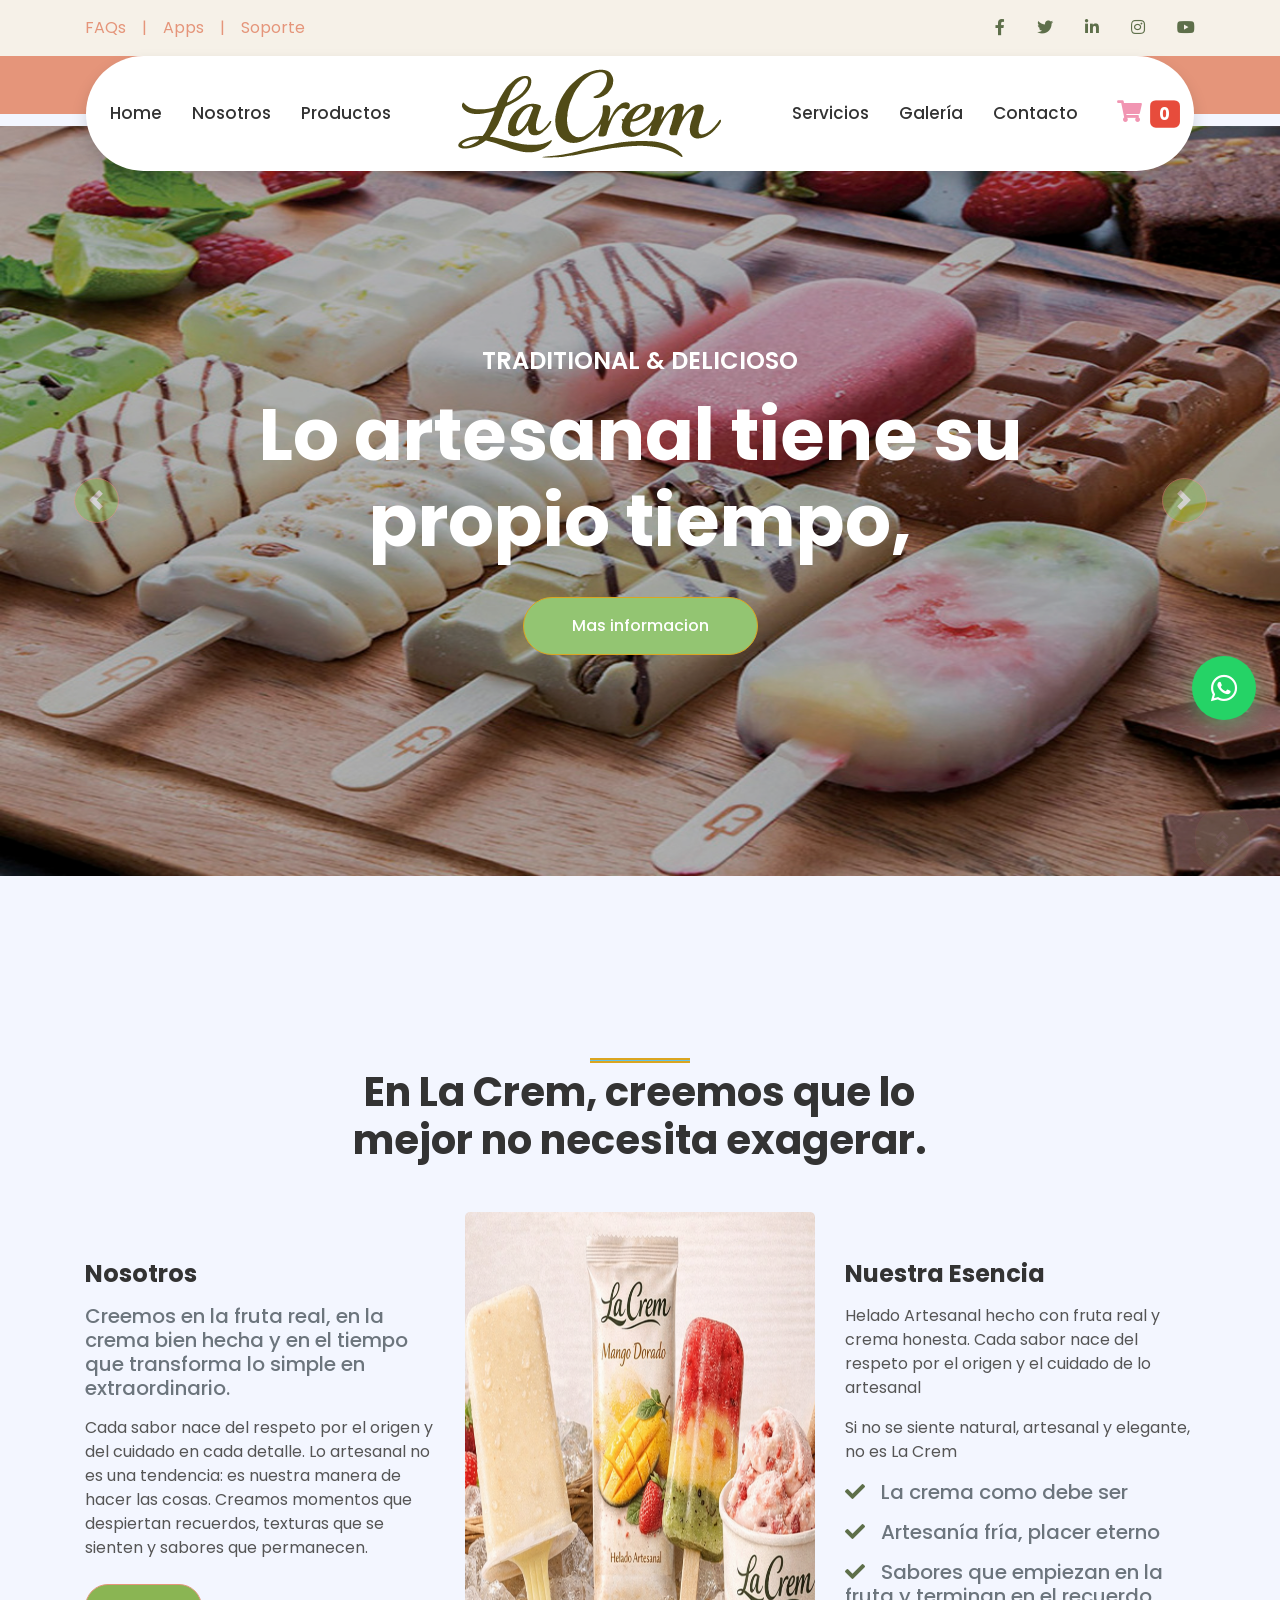
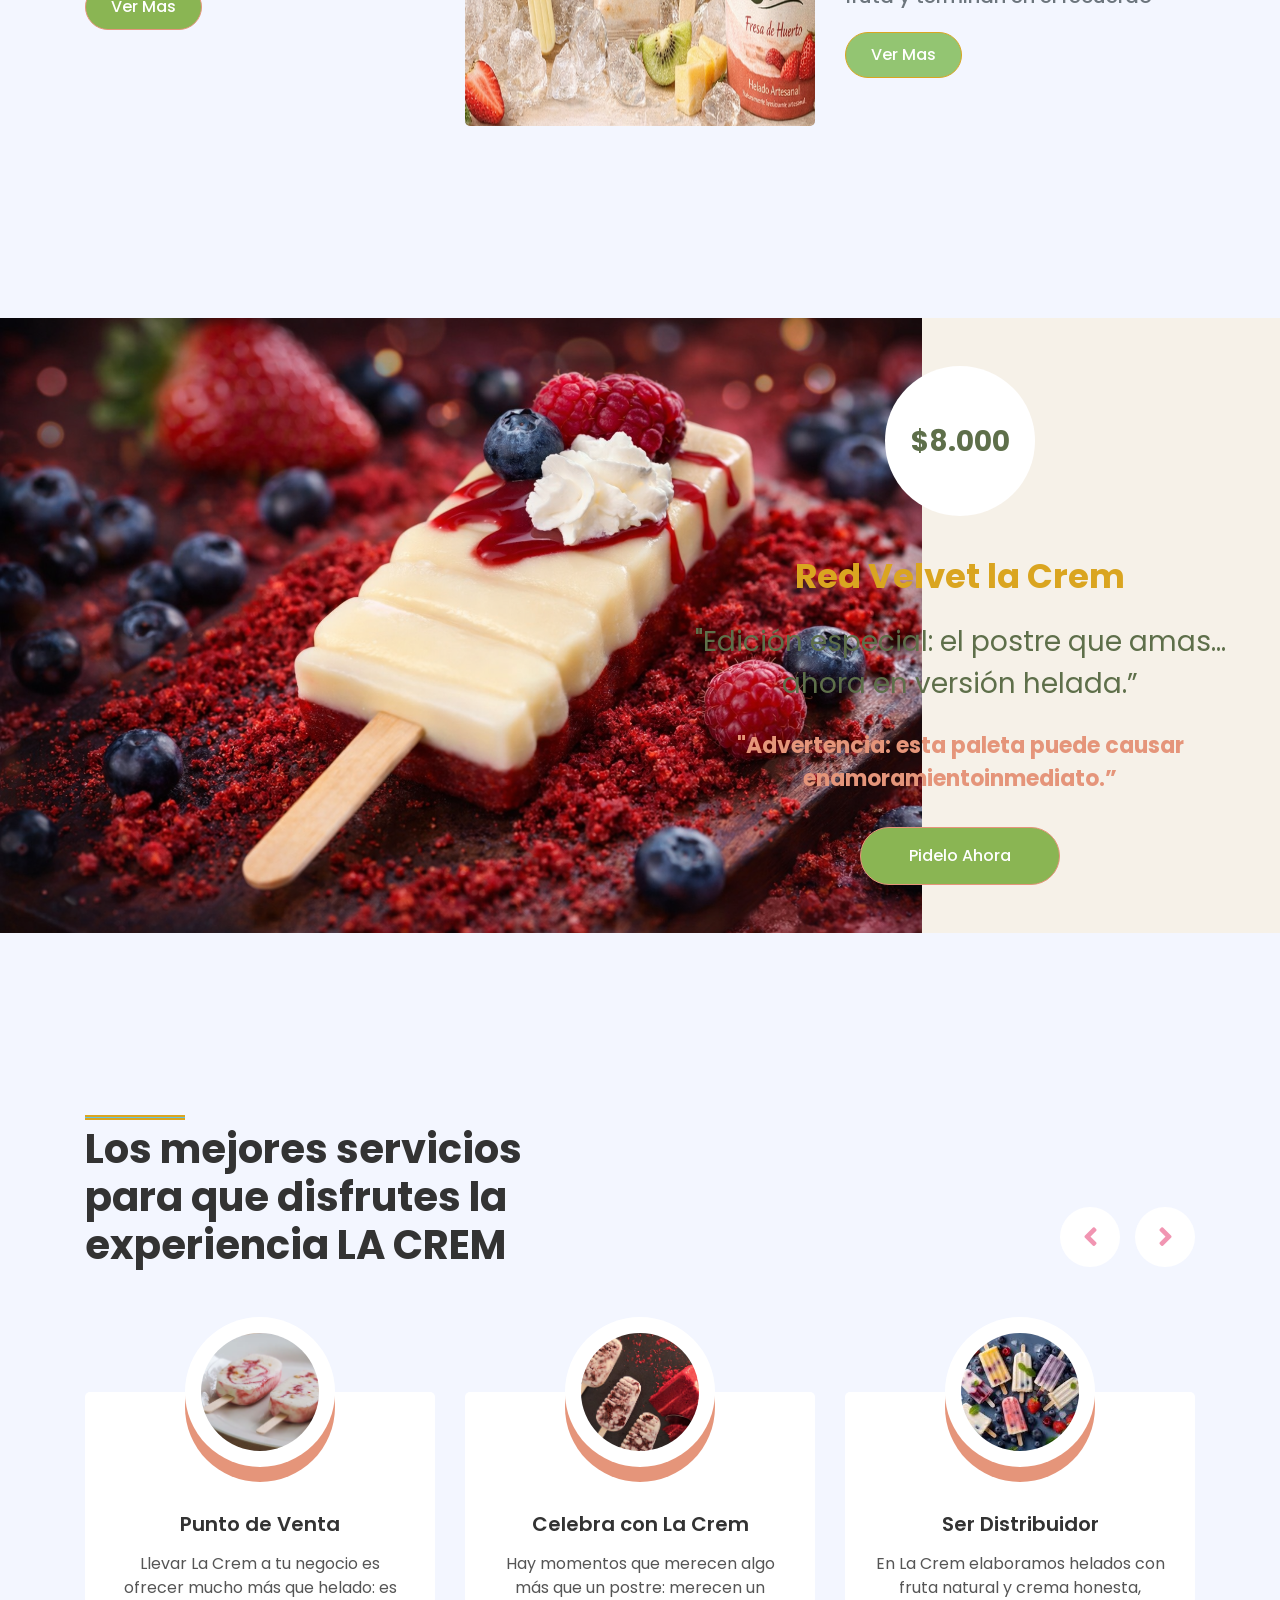
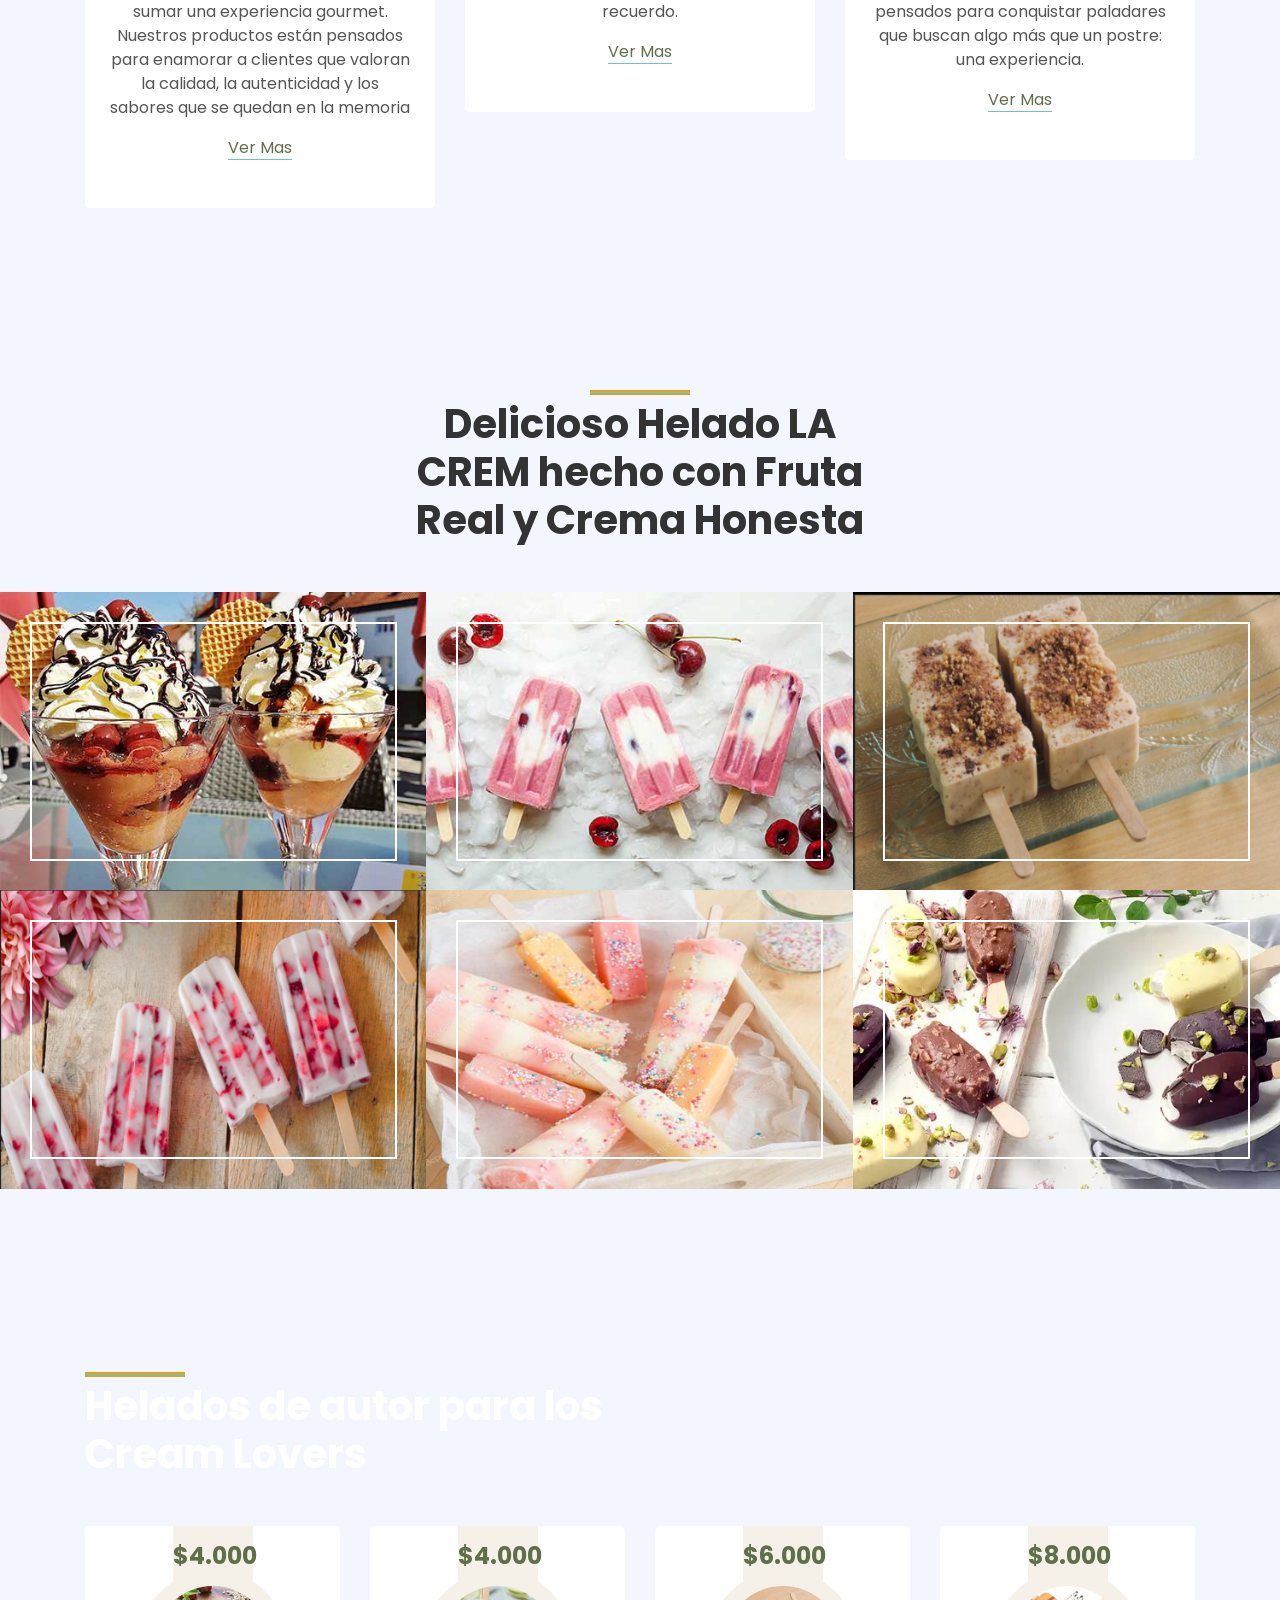
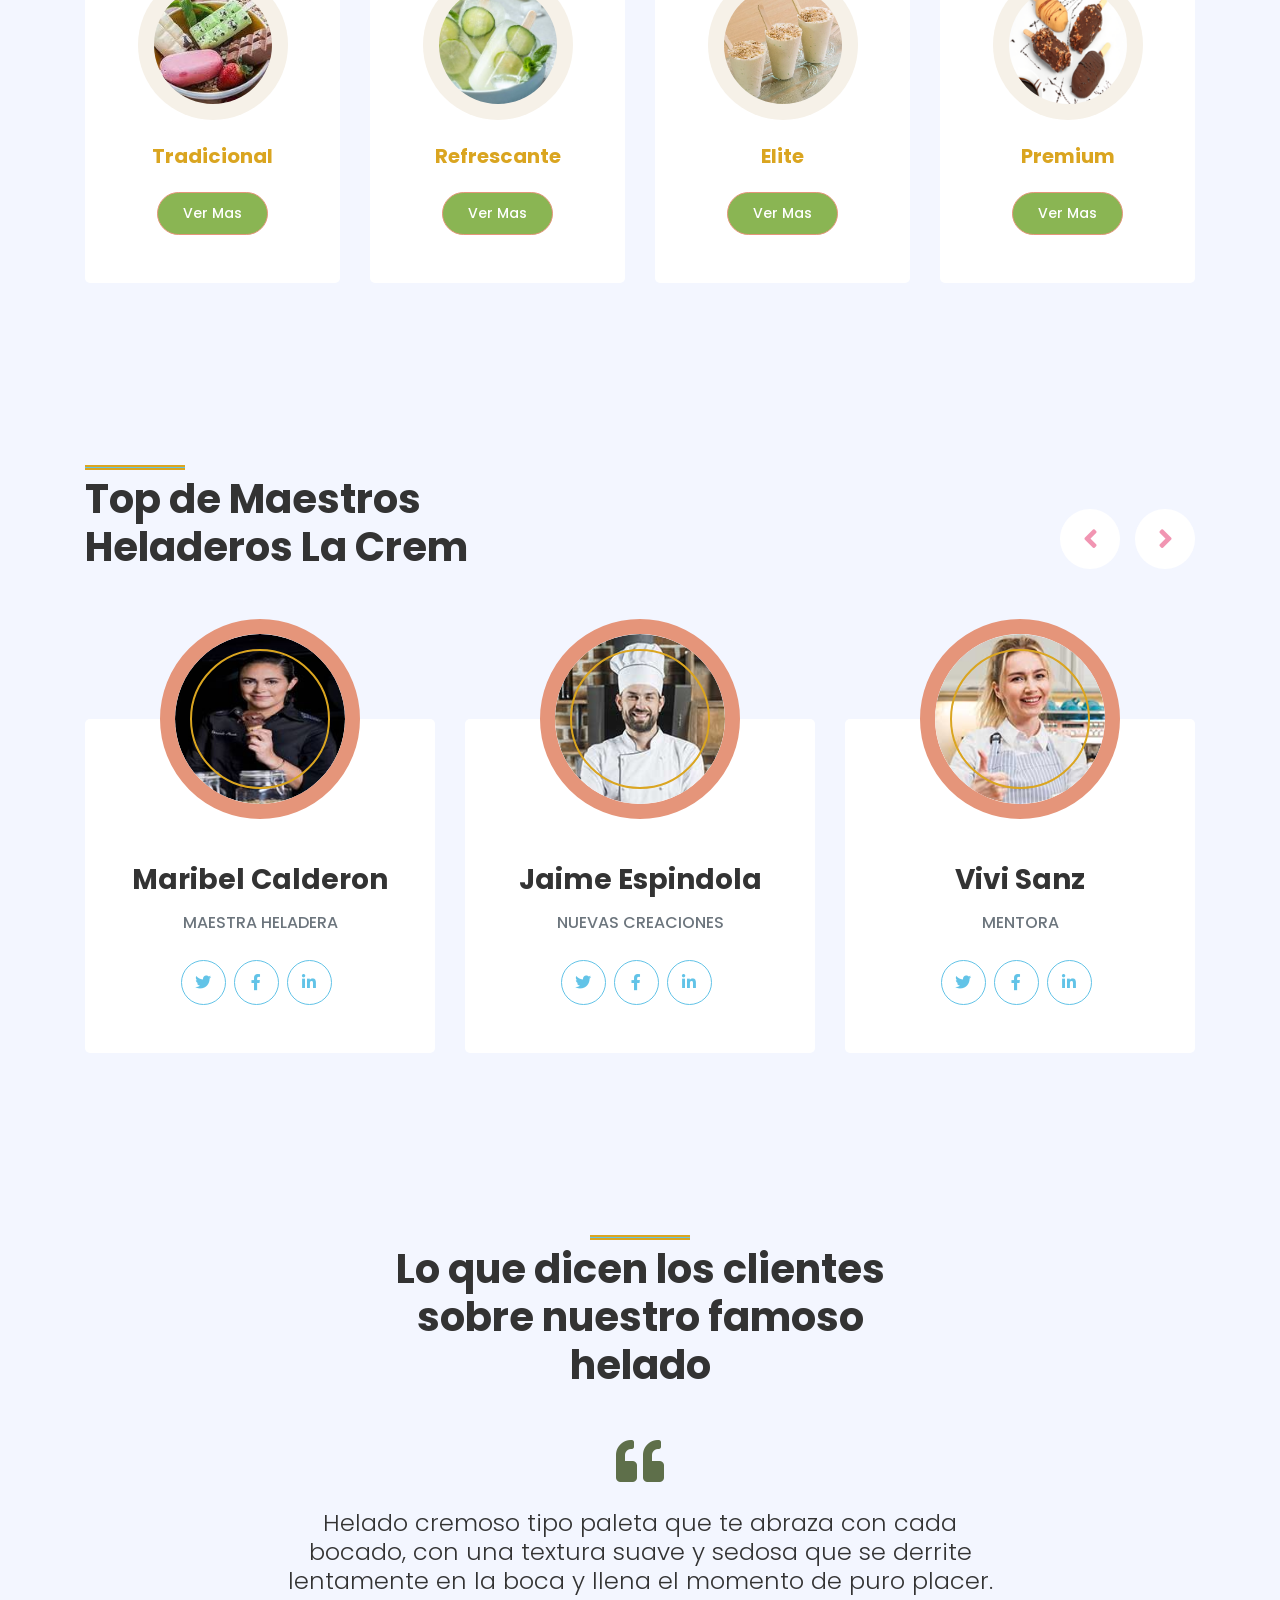
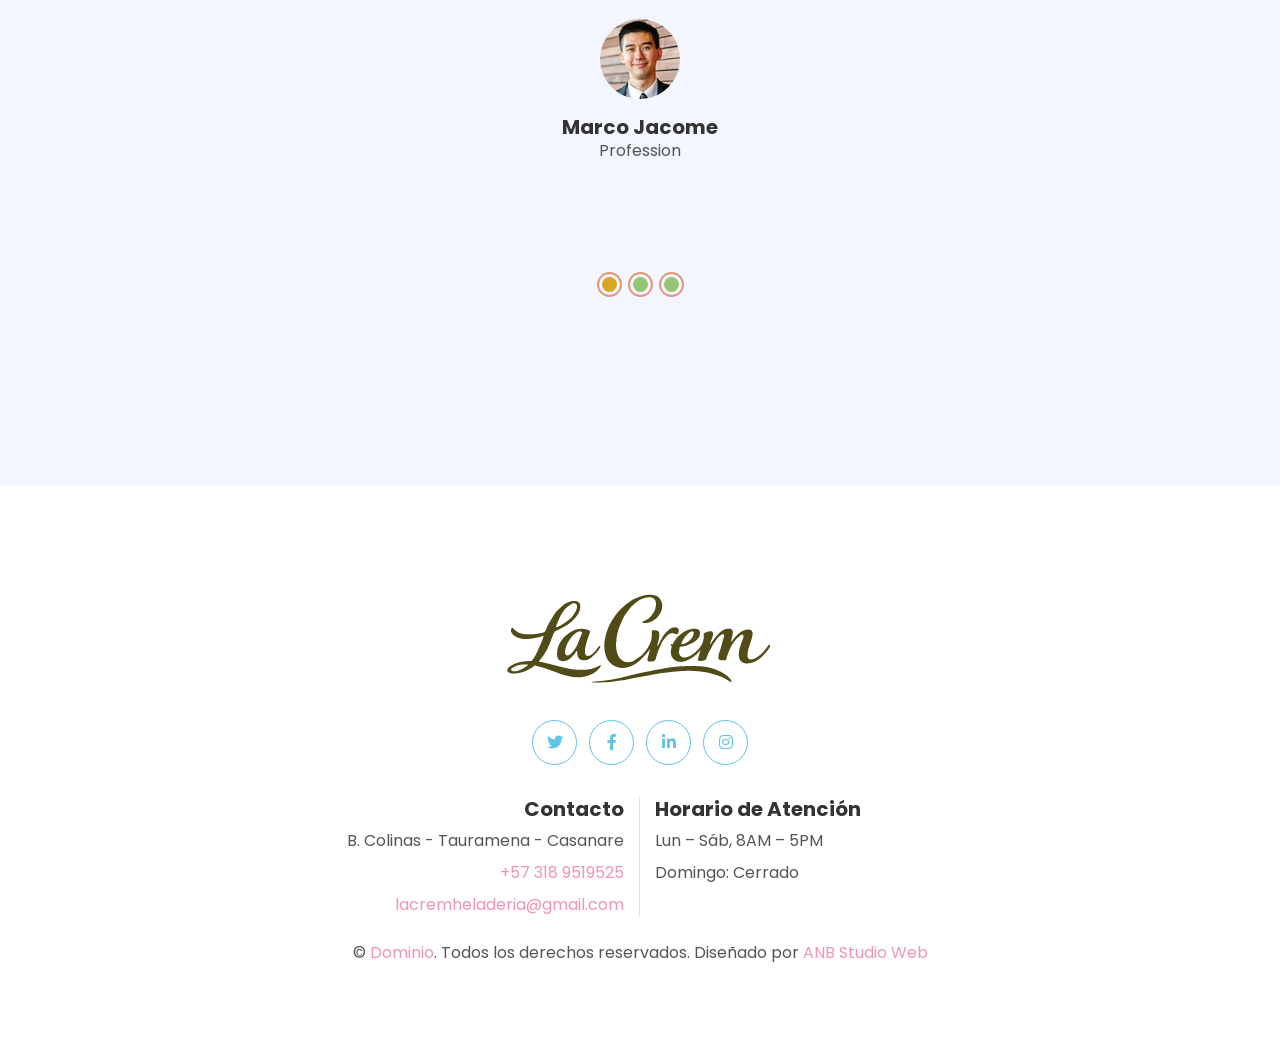
<file: index.html>
<!DOCTYPE html>
<html lang="en">

<head>
    <meta charset="utf-8">
    <title>La Crem | Helado Artesanal</title>
    <meta content="width=device-width, initial-scale=1.0" name="viewport">
    <meta content="Free HTML Templates" name="keywords">
    <meta content="Free HTML Templates" name="description">

    <!-- Favicon -->
    <link href="img/favicon.ico" rel="icon">

    <!-- Google Web Fonts -->
    <link rel="preconnect" href="https://fonts.gstatic.com">
    <link href="https://fonts.googleapis.com/css2?family=Poppins:wght@400;500;600;700&display=swap" rel="stylesheet">

    <!-- Font Awesome -->
    <link href="https://cdnjs.cloudflare.com/ajax/libs/font-awesome/5.10.0/css/all.min.css" rel="stylesheet">

    <!-- Libraries Stylesheet -->
    <link href="lib/owlcarousel/assets/owl.carousel.min.css" rel="stylesheet">
    <link href="lib/lightbox/css/lightbox.min.css" rel="stylesheet">

    <!-- Customized Bootstrap Stylesheet -->
    <link href="css/style.css" rel="stylesheet">
</head>

<body id="top">
    <!-- Topbar Start -->
    <div class="container-fluid bg-primary py-3 d-none d-md-block">
        <div class="container">
            <div class="row">
                <div class="col-md-6 text-center text-lg-left mb-2 mb-lg-0">
                    <div class="d-inline-flex align-items-center">
                        <a class="text-doradom  pr-3" href="">FAQs</a>
                        <span class="text-doradom ">|</span>
                        <a class="text-doradom  px-3" href="admin/login.html">Apps</a>
                        <span class="text-doradom ">|</span>
                        <a class="text-doradom  pl-3" href="">Soporte</a>
                    </div>
                </div>
                <div class="col-md-6 text-center text-lg-right">
                    <div class="d-inline-flex align-items-center">
                        <a class="text-oliva px-3" href="">
                            <i class="fab fa-facebook-f"></i>
                        </a>
                        <a class="text-oliva px-3" href="">
                            <i class="fab fa-twitter"></i>
                        </a>
                        <a class="text-oliva px-3" href="">
                            <i class="fab fa-linkedin-in"></i>
                        </a>
                        <a class="text-oliva px-3" href="">
                            <i class="fab fa-instagram"></i>
                        </a>
                        <a class="text-oliva pl-3" href="">
                            <i class="fab fa-youtube"></i>
                        </a>
                    </div>
                </div>
            </div>
        </div>
    </div>
    <!-- Topbar End -->


    <!-- Navbar Start -->
    <div class="container-fluid position-relative nav-bar p-0">
        <div class="container-lg position-relative p-0 px-lg-3" style="z-index: 9;">
            <nav class="navbar navbar-expand-lg bg-white navbar-light shadow p-lg-0">
                <a href="index.html" class="navbar-brand d-block d-lg-none">
                    <!-- <h1 class="c"><span class="text-secondary">La </span>CREM</h1> -->
                    <img src="img/logo1.png" width="150" height="50" alt="">
                </a>
                <button type="button" class="navbar-toggler" data-toggle="collapse" data-target="#navbarCollapse">
                    <span class="navbar-toggler-icon"></span>
                </button>
                <div class="collapse navbar-collapse justify-content-between" id="navbarCollapse">
                    <div class="navbar-nav ml-auto py-0">
                        <a href="index.html" class="nav-item nav-link active">Home</a>
                        <a href="about.html" class="nav-item nav-link">Nosotros</a>
                        <a href="product.html" class="nav-item nav-link">Productos</a>
                    </div>
                    <a href="index.html" class="navbar-brand mx-5 d-none d-lg-block">
                        <!-- <h1 class="m-0 display-4 text-primary"><span class="text-secondary">La </span>Crem</h1> -->
                        <img src="img/logo1.png" alt="">
                    </a>
                    <div class="navbar-nav mr-auto py-0">
                        <a href="service.html" class="nav-item nav-link">Servicios</a>
                        <a href="gallery.html" class="nav-item nav-link">Galería</a>
                        <a href="contact.html" class="nav-item nav-link">Contacto</a>
                    </div>
                    <a href="cart.html" class="nav-item nav-link">
                        <i class="fas fa-shopping-cart"></i> <span class="badge badge-primary"
                            id="cart-badge">0</span>
                    </a>
                </div>
            </nav>
        </div>
    </div>
    <!-- Navbar End -->


    <!-- Carousel Start -->
    <div class="container-fluid p-0 mb-5 pb-5">
        <div id="header-carousel" class="carousel slide" data-ride="carousel">
            <div class="carousel-inner">
                <div class="carousel-item active">
                    <img class="w-100" src="img/Carousel/Palettas-3.jpg" alt="Image">
                    <div class="carousel-caption d-flex flex-column align-items-center justify-content-center">
                        <div class="p-3" style="max-width: 900px;">
                            <h4 class="text-white text-uppercase mb-md-3">Traditional & Delicioso</h4>
                            <h1 class="display-3 text-white mb-md-4">Lo artesanal tiene su propio tiempo,</h1>
                            <a href="./product.html" class="btn btn-primary py-md-3 px-md-5 mt-2">Mas informacion</a>
                        </div>
                    </div>
                </div>
                <div class="carousel-item">
                    <img class="w-100" src="img/Carousel/paletas-1.png" alt="Image">
                    <div class="carousel-caption d-flex flex-column align-items-center justify-content-center">
                        <div class="p-3" style="max-width: 900px;">
                            <h4 class="text-white text-uppercase mb-md-3">Traditional & Delicioso</h4>
                            <h1 class="display-3 text-white mb-md-4">lo natural su propio encanto,</h1>
                            <a href="./product.html" class="btn btn-primary py-md-3 px-md-5 mt-2">Mas informacion</a>
                        </div>
                    </div>
                </div>
                <div class="carousel-item">
                    <img class="w-100" src="img/Carousel/Palettas-20.jpg" alt="Image">
                    <div class="carousel-caption d-flex flex-column align-items-center justify-content-center">
                        <div class="p-3" style="max-width: 900px;">
                            <h4 class="text-white text-uppercase mb-md-3">Traditional & Delicioso</h4>
                            <h1 class="display-3 text-white mb-md-4">y la perfección, su esencia.</h1>
                            <a href="./product.html" class="btn btn-primary py-md-3 px-md-5 mt-2">Mas informacion</a>
                        </div>
                    </div>
                </div>
            </div>
            <a class="carousel-control-prev" href="#header-carousel" data-slide="prev">
                <div class="btn btn-secondary px-0" style="width: 45px; height: 45px;">
                    <span class="carousel-control-prev-icon mb-n1"></span>
                </div>
            </a>
            <a class="carousel-control-next" href="#header-carousel" data-slide="next">
                <div class="btn btn-secondary px-0" style="width: 45px; height: 45px;">
                    <span class="carousel-control-next-icon mb-n1"></span>
                </div>
            </a>
        </div>
    </div>
    <!-- Carousel End -->


    <!-- About Start -->
    <div class="container-fluid py-5">
        <div class="container py-5">
            <div class="row justify-content-center">
                <div class="col-lg-7">
                    <h1 class="section-title position-relative text-center mb-5">En La Crem, creemos que lo mejor no
                        necesita exagerar.
                    </h1>
                </div>
            </div>
            <div class="row">
                <div class="col-lg-4 py-5">
                    <h4 class="font-weight-bold mb-3">Nosotros</h4>
                    <h5 class="text-muted mb-3">
                        Creemos en la fruta real, en la crema bien hecha y en el tiempo que transforma lo simple en
                        extraordinario.
                    </h5>
                    <p>Cada sabor nace del respeto por el origen y del cuidado en cada detalle.

                        Lo artesanal no es una tendencia: es nuestra manera de hacer las cosas.

                        Creamos momentos que despiertan recuerdos, texturas que se sienten y sabores que permanecen.
                    </p>
                    <a href="./about.html" class="btn btn-secondary mt-2">Ver Mas</a>
                </div>
                <div class="col-lg-4" style="min-height: 400px;">
                    <div class="position-relative h-100 rounded overflow-hidden">
                        <img class="position-absolute w-100 h-100" src="img/about1.png" style="object-fit: cover;">
                    </div>
                </div>
                <div class="col-lg-4 py-5">
                    <h4 class="font-weight-bold mb-3">Nuestra Esencia</h4>
                    <p>Helado Artesanal hecho con fruta real y crema honesta.
                        Cada sabor nace del respeto por el origen y el cuidado de lo artesanal
                    </p>
                    <p>Si no se siente natural, artesanal y elegante, no es La Crem</p>
                    <h5 class="text-muted mb-3"><i class="fa fa-check text-secondary mr-3"></i>La crema como debe ser
                    </h5>
                    <h5 class="text-muted mb-3"><i class="fa fa-check text-secondary mr-3"></i>Artesanía fría, placer
                        eterno</h5>
                    <h5 class="text-muted mb-3"><i class="fa fa-check text-secondary mr-3"></i>Sabores que empiezan en
                        la fruta y terminan en el recuerdo</h5>
                    <a href="./about.html" class="btn btn-primary mt-2">Ver Mas</a>
                </div>
            </div>
        </div>
    </div>
    <!-- About End -->


    <!-- Promotion Start -->
    <div class="container-fluid my-5 py-5 px-0">
        <div class="row bg-primary m-0">
            <div class="col-md-6 px-0" style="min-height: 500px;">
                <div class="position-relative h-100">
                    <img class="position-absolute w-150 h-100" src="img/RedVelvet.png" style="object-fit: cover;">
                    <!-- <button type="button" class="btn-play" data-toggle="modal"
                        data-src="https://www.youtube.com/embed/DWRcNpR6Kdc" data-target="#videoModal">
                        <span></span>
                    </button> -->

                </div>
            </div>
            <div class="col-md-6 py-5 py-md-0 px-0">
                <div class="h-100 d-flex flex-column align-items-center justify-content-center text-center p-5">
                    <div class="d-flex align-items-center justify-content-center bg-white rounded-circle mb-4"
                        style="width: 150px; height: 150px;">
                        <h3 class="font-weight-bold text-secondary mb-0">$8.000</h3>
                    </div>
                    <h3 style="font-size: 34px;" class="font-weight-bold text-dorado  mt-3 mb-4">Red Velvet la Crem</h3>
                    <p style="font-size: 28px;" class="text-oliva mb-4">"Edición especial: el postre que amas…
                        ahora en versión helada.”</p>
                    <p style="font-size: 22px;" class=" font-weight-bold text-doradom mb-4">"Advertencia: esta paleta
                        puede causar enamoramientoinmediato.”</p>
                    <button class="btn btn-secondary py-3 px-5 mt-2 add-to-cart" onclick="addToCartAndRedirect(this)" data-id="4.3"
                            data-name="Red Velvet Original" data-price="8000"
                            data-image="img/Product/Premium/red-velvet.png">Pidelo Ahora</button>
                </div>
            </div>
        </div>
    </div>
    <!-- Promotion End -->


    <!-- Video Modal Start -->
    <div class="modal fade" id="videoModal" tabindex="-1" role="dialog" aria-labelledby="exampleModalLabel"
        aria-hidden="true">
        <div class="modal-dialog" role="document">
            <div class="modal-content">
                <div class="modal-body">
                    <button type="button" class="close" data-dismiss="modal" aria-label="Close">
                        <span aria-hidden="true">&times;</span>
                    </button>
                    <!-- 16:9 aspect ratio -->
                    <div class="embed-responsive embed-responsive-16by9">
                        <iframe class="embed-responsive-item" src="" id="video" allowscriptaccess="always"
                            allow="autoplay"></iframe>
                    </div>
                </div>
            </div>
        </div>
    </div>
    <!-- Video Modal End -->


    <!-- Services Start -->
    <div class="container-fluid py-5">
        <div class="container py-5">
            <div class="row">
                <div class="col-lg-6">
                    <h1 class="section-title position-relative mb-5">Los mejores servicios para que disfrutes la
                        experiencia LA CREM</h1>
                </div>
                <div class="col-lg-6 mb-5 mb-lg-0 pb-5 pb-lg-0"></div>
            </div>
            <div class="row">
                <div class="col-12">
                    <div class="owl-carousel service-carousel">
                        <div class="service-item">
                            <a href="./service.html#punto-de-venta" class="text-decoration-none">
                                <div class="service-img mx-auto">
                                    <img class="rounded-circle w-100 h-100 bg-light p-3" src="img/service-4.png"
                                        style="object-fit: cover;">
                                </div>
                            </a>
                            <div class="position-relative text-center bg-light rounded p-4 pb-5"
                                style="margin-top: -75px;">
                                <a href="./service.html#punto-de-venta" class="text-decoration-none">
                                    <h5 class="font-weight-semi-bold mt-5 mb-3 pt-5">Punto de Venta </h5>
                                </a>
                                <p>Llevar La Crem a tu negocio es ofrecer mucho más que helado: es sumar una experiencia
                                    gourmet.
                                    Nuestros productos están pensados para enamorar a clientes que valoran la calidad,
                                    la autenticidad y los sabores que se quedan en la memoria
                                </p>
                                <a href="./service.html#punto-de-venta"
                                    class="border-bottom border-secondary text-decoration-none text-secondary">Ver
                                    Mas</a>
                            </div>
                        </div>


                        <div class="service-item">
                            <a href="./service.html#celebra-con-la-crem" class="text-decoration-none">
                                <div class="service-img mx-auto">
                                    <img class="rounded-circle w-100 h-100 bg-light p-3" src="img/service-3.jpg"
                                        style="object-fit: cover;">
                                </div>
                            </a>
                            <div class="position-relative text-center bg-light rounded p-4 pb-5"
                                style="margin-top: -75px;">
                                <a href="./service.html#celebra-con-la-crem" class="text-decoration-none">
                                    <h5 class="font-weight-semi-bold mt-5 mb-3 pt-5">Celebra con La Crem </h5>
                                </a>
                                <p>Hay momentos que merecen algo más que un postre: merecen un recuerdo.</p>
                                <a href="./service.html#celebra-con-la-crem"
                                    class="border-bottom border-secondary text-decoration-none text-secondary">Ver
                                    Mas</a>
                            </div>
                        </div>
                        <div class="service-item">
                            <a href="./service.html#ser-distribuidor" class="text-decoration-none">
                                <div class="service-img mx-auto">
                                    <img class="rounded-circle w-100 h-100 bg-light p-3" src="img/Service/service-5.jpg"
                                        style="object-fit: cover;">
                                </div>
                            </a>
                            <div class="position-relative text-center bg-light rounded p-4 pb-5"
                                style="margin-top: -75px;">
                                <a href="./service.html#ser-distribuidor" class="text-decoration-none">
                                    <h5 class="font-weight-semi-bold mt-5 mb-3 pt-5">Ser Distribuidor</h5>
                                </a>
                                <p> En La Crem elaboramos helados con fruta natural y crema honesta, pensados para
                                    conquistar paladares que buscan algo más que un postre: una experiencia.</p>
                                <a href="./service.html#ser-distribuidor"
                                    class="border-bottom border-secondary text-decoration-none text-secondary">Ver
                                    Mas</a>
                            </div>
                        </div>
                        <div class="service-item">
                            <a href="./service.html#proveedor" class="text-decoration-none">
                                <div class="service-img mx-auto">
                                    <img class="rounded-circle w-100 h-100 bg-light p-3" src="img/service-1.png"
                                        style="object-fit: cover;">
                                </div>
                            </a>
                            <div class="position-relative text-center bg-light rounded p-4 pb-5"
                                style="margin-top: -75px;">
                                <a href="./service.html#proveedor" class="text-decoration-none">
                                    <h5 class="font-weight-semi-bold mt-5 mb-3 pt-5">Quieres ser proveedor</h5>
                                </a>
                                <p>En La Crem, creemos que la excelencia comienza en el origen.
                                    Por eso, buscamos proveedores que compartan nuestra pasión por la calidad, la
                                    autenticidad y el respeto por lo artesanal.
                                </p>
                                <a href="./service.html#proveedor"
                                    class="border-bottom border-secondary text-decoration-none text-secondary">Ver
                                    Mas</a>
                            </div>
                        </div>
                    </div>
                </div>
            </div>
        </div>
    </div>
    <!-- Services End -->


    <!-- Portfolio Start -->
    <div class="container-fluid my-5 py-5 px-0">
        <div class="row justify-content-center m-0">
            <div class="col-lg-5">
                <h1 class="section-title position-relative text-center mb-5">Delicioso Helado LA CREM hecho con Fruta
                    Real y Crema Honesta</h1>
            </div>
        </div>
        <div class="row m-0 portfolio-container">
            <div class="col-lg-4 col-md-6 p-0 portfolio-item">
                <div class="position-relative overflow-hidden">
                    <img class="img-fluid w-100" src="img/portfolio-1.jpg" alt="">
                    <a class="portfolio-btn" href="img/portfolio-1.jpg" data-lightbox="portfolio">
                        <i class="fa fa-plus text-primary" style="font-size: 60px;"></i>
                    </a>
                </div>
            </div>
            <div class="col-lg-4 col-md-6 p-0 portfolio-item">
                <div class="position-relative overflow-hidden">
                    <img class="img-fluid w-100" src="img/portfolio-2.jpg" alt="">
                    <a class="portfolio-btn" href="img/portfolio-2.jpg" data-lightbox="portfolio">
                        <i class="fa fa-plus text-primary" style="font-size: 60px;"></i>
                    </a>
                </div>
            </div>
            <div class="col-lg-4 col-md-6 p-0 portfolio-item">
                <div class="position-relative overflow-hidden">
                    <img class="img-fluid w-100" src="img/portfolio-3.png" alt="">
                    <a class="portfolio-btn" href="img/portfolio-3.png" data-lightbox="portfolio">
                        <i class="fa fa-plus text-primary" style="font-size: 60px;"></i>
                    </a>
                </div>
            </div>
            <div class="col-lg-4 col-md-6 p-0 portfolio-item">
                <div class="position-relative overflow-hidden">
                    <img class="img-fluid w-100" src="img/portfolio-4.png" alt="">
                    <a class="portfolio-btn" href="img/portfolio-4.png" data-lightbox="portfolio">
                        <i class="fa fa-plus text-primary" style="font-size: 60px;"></i>
                    </a>
                </div>
            </div>
            <div class="col-lg-4 col-md-6 p-0 portfolio-item">
                <div class="position-relative overflow-hidden">
                    <img class="img-fluid w-100" src="img/Portfolio/portfolio-8.jpg" alt="">
                    <a class="portfolio-btn" href="img/Portfolio/portfolio-8.jpg" data-lightbox="portfolio">
                        <i class="fa fa-plus text-primary" style="font-size: 60px;"></i>
                    </a>
                </div>
            </div>
            <div class="col-lg-4 col-md-6 p-0 portfolio-item">
                <div class="position-relative overflow-hidden">
                    <img class="img-fluid w-100" src="img/Portfolio/portfolio-7.jpg" alt="">
                    <a class="portfolio-btn" href="img/Portfolio/portfolio-7.jpg" data-lightbox="portfolio">
                        <i class="fa fa-plus text-primary" style="font-size: 60px;"></i>
                    </a>
                </div>
            </div>
        </div>
    </div>
    <!-- Portfolio End -->


    <!-- Products Start -->
    <div class="container-fluid py-5">
        <div class="container py-5">
            <div class="row">
                <div class="col-lg-6">
                    <h1 class="section-title text-white position-relative mb-5">Helados de autor para los Cream Lovers
                    </h1>
                </div>
                <div class="col-lg-6 mb-5 mb-lg-0 pb-5 pb-lg-0"></div>
            </div>
            <div class="row">
                <div class="col-12">
                    <div class="owl-carousel product-carousel">
                        <div
                            class="product-item d-flex flex-column align-items-center text-center bg-light rounded py-5 px-3">
                            <div class="bg-primary mt-n5 py-3" style="width: 80px;">
                                <h4 class="font-weight-bold text-oliva mb-0">$4.000</h4>
                            </div>
                            <div class="position-relative bg-primary rounded-circle mt-n3 mb-4 p-3"
                                style="width: 150px; height: 150px;">
                                <img class="rounded-circle w-100 h-100" src="img/Product/Tradicional/Trad-1.jpg"
                                    style="object-fit: cover;">
                            </div>
                            <h5 class="font-weight-bold text-dorado  mb-4">Tradicional</h5>
                            <a href="./product.html?category=first" class="btn btn-sm btn-secondary">Ver Mas</a>
                        </div>
                        <div
                            class="product-item d-flex flex-column align-items-center text-center bg-light rounded py-5 px-3">
                            <div class="bg-primary mt-n5 py-3" style="width: 80px;">
                                <h4 class="font-weight-bold text-oliva mb-0">$4.000</h4>
                            </div>
                            <div class="position-relative bg-primary rounded-circle mt-n3 mb-4 p-3"
                                style="width: 150px; height: 150px;">
                                <img class="rounded-circle w-100 h-100" src="img/Product/Refrescante/limon.jpg"
                                    style="object-fit: cover;">
                            </div>
                            <h5 class="font-weight-bold text-dorado  mb-4">Refrescante</h5>
                            <a href="./product.html?category=second" class="btn btn-sm btn-secondary">Ver Mas</a>
                        </div>
                        <div
                            class="product-item d-flex flex-column align-items-center text-center bg-light rounded py-5 px-3">
                            <div class="bg-primary mt-n5 py-3" style="width: 80px;">
                                <h4 class="font-weight-bold text-oliva mb-0">$6.000</h4>
                            </div>
                            <div class="position-relative bg-primary rounded-circle mt-n3 mb-4 p-3"
                                style="width: 150px; height: 150px;">
                                <img class="rounded-circle w-100 h-100" src="img/Product/Elite/pie-limon.png"
                                    style="object-fit: cover;">
                            </div>
                            <h5 class="font-weight-bold text-dorado mb-4">Elite</h5>
                            <a href="./product.html?category=third" class="btn btn-sm btn-secondary">Ver Mas</a>
                        </div>
                        <div
                            class="product-item d-flex flex-column align-items-center text-center bg-light rounded py-5 px-3">
                            <div class="bg-primary mt-n5 py-3" style="width: 80px;">
                                <h4 class="font-weight-bold text-oliva mb-0">$8.000</h4>
                            </div>
                            <div class="position-relative bg-primary rounded-circle mt-n3 mb-4 p-3"
                                style="width: 150px; height: 150px;">
                                <img class="rounded-circle w-100 h-100" src="img/Product/Premium/prem-1.png"
                                    style="object-fit: cover;">
                            </div>
                            <h5 class="font-weight-bold text-dorado mb-4">Premium</h5>
                            <a href="./product.html?category=fourth" class="btn btn-sm btn-secondary">Ver Mas</a>
                        </div>
                        <!-- <div
                            class="product-item d-flex flex-column align-items-center text-center bg-light rounded py-5 px-3">
                            <div class="bg-primary mt-n5 py-3" style="width: 80px;">
                                <h4 class="font-weight-bold text-oliva mb-0">$8.000</h4>
                            </div>
                            <div class="position-relative bg-primary rounded-circle mt-n3 mb-4 p-3"
                                style="width: 150px; height: 150px;">
                                <img class="rounded-circle w-100 h-100" src="img/Product/Signature/Sig-1.jpg"
                                    style="object-fit: cover;">
                            </div>
                            <h5 class="font-weight-bold text-dorado mb-4">Edicion Especial</h5>
                            <a href="./product.html?category=fifth" class="btn btn-sm btn-secondary">Ver Mas</a>
                        </div> -->
                    </div>
                </div>
            </div>
        </div>
    </div>
    <!-- Products End -->


    <!-- Team Start -->
    <div class="container-fluid py-5">
        <div class="container py-5">
            <div class="row">
                <div class="col-lg-6">
                    <h1 class="section-title position-relative mb-5">Top de Maestros Heladeros La Crem</h1>
                </div>
                <div class="col-lg-6 mb-5 mb-lg-0 pb-5 pb-lg-0"></div>
            </div>
            <div class="row">
                <div class="col-12">
                    <div class="owl-carousel team-carousel">
                        <div class="team-item">
                            <div class="team-img mx-auto">
                                <img class="rounded-circle w-100 h-100" src="img/People/team-3.jpg" style="object-fit: cover;">
                            </div>
                            <div class="position-relative text-center bg-light rounded px-4 py-5"
                                style="margin-top: -100px;">
                                <h3 class="font-weight-bold mt-5 mb-3 pt-5">Maribel Calderon</h3>
                                <h6 class="text-uppercase text-muted mb-4">Maestra Heladera</h6>
                                <div class="d-flex justify-content-center pt-1">
                                    <a class="btn btn-outline-secondary btn-social mr-2"
                                    href="https://wa.me/573189519525"><i class="fab fa-twitter"></i></a>
                                <a class="btn btn-outline-secondary btn-social mr-2"
                                    href="https://wa.me/573189519525"><i class="fab fa-facebook-f"></i></a>
                                    <a class="btn btn-outline-secondary btn-social mr-2" href="#"><i
                                            class="fab fa-linkedin-in"></i></a>
                                </div>
                            </div>
                        </div>
                        <div class="team-item">
                            <div class="team-img mx-auto">
                                <img class="rounded-circle w-100 h-100" src="img/People/team-4.jpg" style="object-fit: cover;">
                            </div>
                            <div class="position-relative text-center bg-light rounded px-4 py-5"
                                style="margin-top: -100px;">
                                <h3 class="font-weight-bold mt-5 mb-3 pt-5">Jaime Espindola</h3>
                                <h6 class="text-uppercase text-muted mb-4">Nuevas Creaciones</h6>
                                <div class="d-flex justify-content-center pt-1">
                                    <a class="btn btn-outline-secondary btn-social mr-2" href="#"><i
                                            class="fab fa-twitter"></i></a>
                                    <a class="btn btn-outline-secondary btn-social mr-2" href="#"><i
                                            class="fab fa-facebook-f"></i></a>
                                    <a class="btn btn-outline-secondary btn-social mr-2" href="#"><i
                                            class="fab fa-linkedin-in"></i></a>
                                </div>
                            </div>
                        </div>
                        <div class="team-item">
                            <div class="team-img mx-auto">
                                <img class="rounded-circle w-100 h-100" src="img/People/team-2.jpg" style="object-fit: cover;">
                            </div>
                            <div class="position-relative text-center bg-light rounded px-4 py-5"
                                style="margin-top: -100px;">
                                <h3 class="font-weight-bold mt-5 mb-3 pt-5">Vivi Sanz</h3>
                                <h6 class="text-uppercase text-muted mb-4">Mentora</h6>
                                <div class="d-flex justify-content-center pt-1">
                                    <a class="btn btn-outline-secondary btn-social mr-2" href="#"><i
                                            class="fab fa-twitter"></i></a>
                                    <a class="btn btn-outline-secondary btn-social mr-2" href="#"><i
                                            class="fab fa-facebook-f"></i></a>
                                    <a class="btn btn-outline-secondary btn-social mr-2" href="#"><i
                                            class="fab fa-linkedin-in"></i></a>
                                </div>
                            </div>
                        </div>
                        <div class="team-item">
                            <div class="team-img mx-auto">
                                <img class="rounded-circle w-100 h-100" src="img/team-4.jpg" style="object-fit: cover;">
                            </div>
                            <div class="position-relative text-center bg-light rounded px-4 py-5"
                                style="margin-top: -100px;">
                                <h3 class="font-weight-bold mt-5 mb-3 pt-5">Marco Venturino</h3>
                                <h6 class="text-uppercase text-muted mb-4">Nuevas Creaciones</h6>
                                <div class="d-flex justify-content-center pt-1">
                                    <a class="btn btn-outline-secondary btn-social mr-2" href="#"><i
                                            class="fab fa-twitter"></i></a>
                                    <a class="btn btn-outline-secondary btn-social mr-2" href="#"><i
                                            class="fab fa-facebook-f"></i></a>
                                    <a class="btn btn-outline-secondary btn-social mr-2" href="#"><i
                                            class="fab fa-linkedin-in"></i></a>
                                </div>
                            </div>
                        </div>
                    </div>
                </div>
            </div>
        </div>
    </div>
    <!-- Team End -->


    <!-- Testimonial Start -->
    <div class="container-fluid py-5">
        <div class="container py-5">
            <div class="row justify-content-center">
                <div class="col-lg-6">
                    <h1 class="section-title position-relative text-center mb-5">Lo que dicen los clientes sobre nuestro
                        famoso helado
                    </h1>
                </div>
            </div>
            <div class="row justify-content-center">
                <div class="col-lg-8">
                    <div class="owl-carousel testimonial-carousel">
                        <div class="text-center">
                            <i class="fa fa-3x fa-quote-left text-primary mb-4"></i>
                            <h4 class="font-weight-light mb-4">Helado cremoso tipo paleta que te abraza con cada bocado,
                                con una textura suave y sedosa que se derrite lentamente en la boca y llena el momento
                                de puro placer.</h4>
                            <img class="img-fluid mx-auto mb-3" src="img/testimonial-1.jpg" alt="">
                            <h5 class="font-weight-bold m-0">Marco Jacome</h5>
                            <span>Profession</span>
                        </div>
                        <div class="text-center">
                            <i class="fa fa-3x fa-quote-left text-primary mb-4"></i>
                            <h4 class="font-weight-light mb-4">Disfruta una paleta elaborada con ingredientes
                                seleccionados, pensada para ofrecer un sabor intenso y una cremosidad irresistible que
                                invita siempre a dar el siguiente mordisco.</h4>
                            <img class="img-fluid mx-auto mb-3" src="img/testimonial-2.jpg" alt="">
                            <h5 class="font-weight-bold m-0">Sofia Cambell</h5>
                            <span>Profession</span>
                        </div>
                        <div class="text-center">
                            <i class="fa fa-3x fa-quote-left text-primary mb-4"></i>
                            <h4 class="font-weight-light mb-4">Desde que probé estas paletas cremosas, no quiero otras:
                                son súper suaves, llenas de sabor y se nota que están hechas con cuidado y buenos
                                ingredientes. Se las recomiendo a todos; si aún no las han probado, anímense a darse
                                este gusto, porque de verdad se convierten en ese antojito perfecto que uno siempre
                                quiere repetir.</h4>
                            <img class="img-fluid mx-auto mb-3" src="img/testimonial-3.jpg" alt="">
                            <h5 class="font-weight-bold m-0">Valentina Hernandez</h5>
                            <span>Profession</span>
                        </div>
                    </div>
                </div>
            </div>
        </div>
    </div>
    <!-- Testimonial End -->


    <!-- Footer Start -->
    <div class="container-fluid footer bg-light py-5" style="margin-top: 90px;">
        <div class="container text-center py-5">
            <div class="row">
                <div class="col-12 mb-4">
                    <a href="index.html" class="navbar-brand m-0">
                        <!-- <h1 class="m-0 mt-n2 display-4 text-primary"><span class="text-secondary">LA</span>CREM</h1> -->
                        <img src="img/logo1.png" alt="">
                    </a>
                </div>
                <div class="col-12 mb-4">
                    <a class="btn btn-outline-secondary btn-social mr-2" href="https://wa.me/573189519525"><i
                            class="fab fa-twitter"></i></a>
                    <a class="btn btn-outline-secondary btn-social mr-2" href="https://wa.me/573189519525"><i
                            class="fab fa-facebook-f"></i></a>
                    <a class="btn btn-outline-secondary btn-social mr-2" href="https://wa.me/573189519525"><i
                            class="fab fa-linkedin-in"></i></a>
                    <a class="btn btn-outline-secondary btn-social" href="https://wa.me/573189519525"><i
                            class="fab fa-instagram"></i></a>
                </div>
                <div class="col-12 mt-2 mb-4">
                    <div class="row">
                        <div class="col-sm-6 text-center text-sm-right border-right mb-3 mb-sm-0">
                            <h5 class="font-weight-bold mb-2">Contacto</h5>
                            <p class="mb-2">B. Colinas - Tauramena - Casanare</p>
                            <p class="mb-2">
                                <a href="https://wa.me/573189519525">+57 318 9519525</a>
                            </p>
                            <p class="mb-0">
                                <a href="mailto:lacremheladeria@gmail.com">lacremheladeria@gmail.com</a>
                            </p>
                        </div>
                        <div class="col-sm-6 text-center text-sm-left">
                            <h5 class="font-weight-bold mb-2">Horario de Atención</h5>
                            <p class="mb-2">Lun – Sáb, 8AM – 5PM</p>
                            <p class="mb-0">Domingo: Cerrado</p>
                        </div>
                    </div>
                </div>
                <div class="col-12">
                    <p class="m-0">&copy; <a href="#">Dominio</a>. Todos los derechos reservados. Diseñado por <a
                            href="https://htmlcodex.com">ANB Studio Web</a>
                    </p>
                </div>
            </div>
        </div>
    </div>
    <!-- Footer End -->


    <!-- Back to Top -->
    <a href="#top" class="btn btn-secondary px-2 back-to-top"><i class="fa fa-angle-double-up"></i></a>


    <!-- JavaScript Libraries -->
    <script src="https://code.jquery.com/jquery-3.4.1.min.js"></script>
    <script src="https://stackpath.bootstrapcdn.com/bootstrap/4.4.1/js/bootstrap.bundle.min.js"></script>
    <script src="lib/easing/easing.min.js"></script>
    <script src="lib/waypoints/waypoints.min.js"></script>
    <script src="lib/owlcarousel/owl.carousel.min.js"></script>
    <script src="lib/isotope/isotope.pkgd.min.js"></script>
    <script src="lib/lightbox/js/lightbox.min.js"></script>

    <!-- Contact Javascript File -->
    <script src="mail/jqBootstrapValidation.min.js"></script>
    <script src="mail/contact.js"></script>

    <!-- Template Javascript -->
    <script src="js/main.js"></script>

    <!-- Cart Javascript -->
    <script src="js/cart.js"></script>
</body>

</html>
</file>
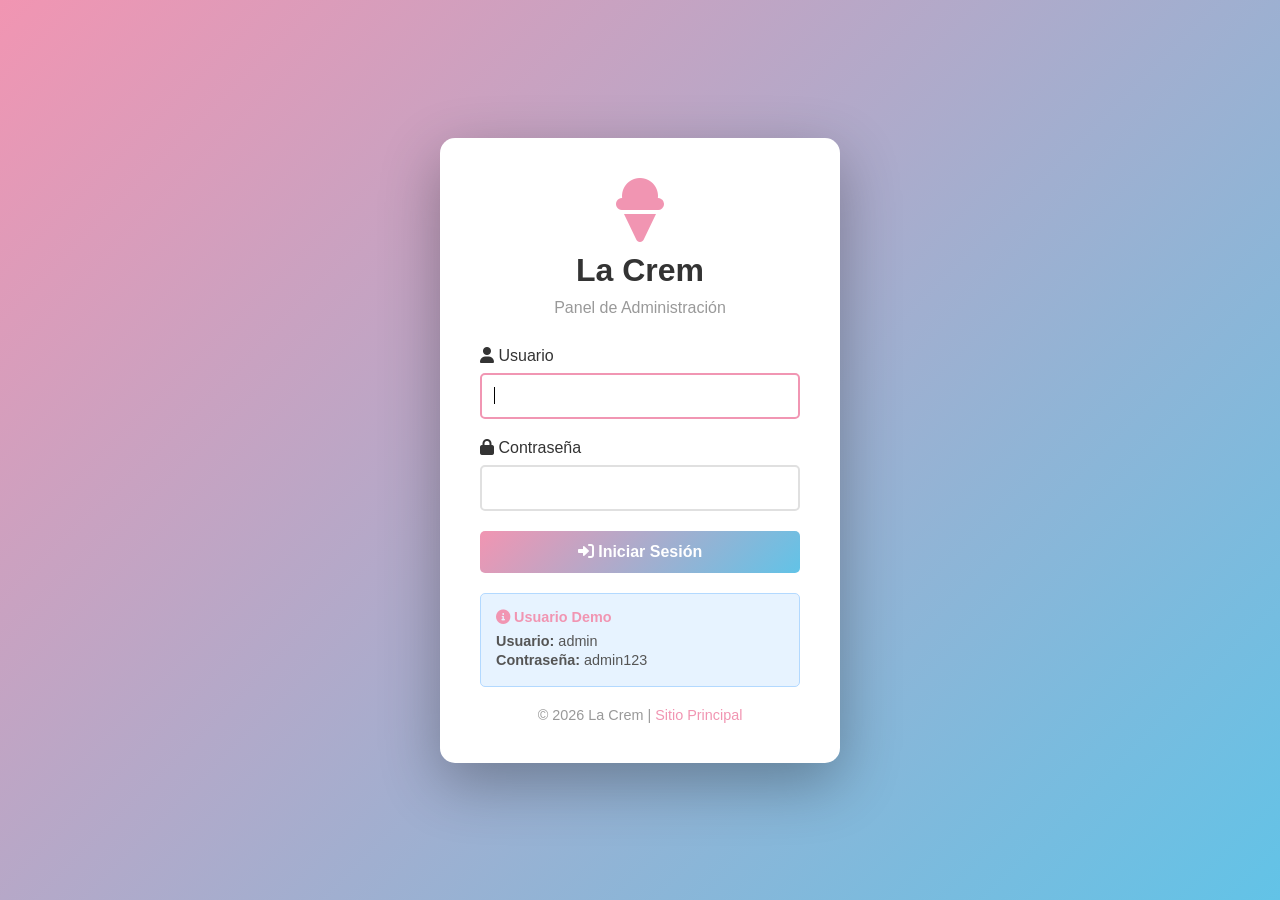
<file: admin/index.html>
<!DOCTYPE html>
<html lang="es">
<head>
    <meta charset="utf-8">
    <meta name="viewport" content="width=device-width, initial-scale=1.0">
    <title>Panel de Control - La Crem</title>
    <link href="https://cdnjs.cloudflare.com/ajax/libs/font-awesome/6.0.0/css/all.min.css" rel="stylesheet">
    <style>
        * {
            margin: 0;
            padding: 0;
            box-sizing: border-box;
        }

        body {
            font-family: 'Poppins', sans-serif;
            background: linear-gradient(135deg, #F195B2 0%, #62C3E7 100%);
            min-height: 100vh;
            padding: 20px;
        }

        .container {
            max-width: 1200px;
            margin: 0 auto;
        }

        .header {
            text-align: center;
            color: white;
            margin-bottom: 50px;
        }

        .header h1 {
            font-size: 3em;
            margin-bottom: 10px;
            display: flex;
            align-items: center;
            justify-content: center;
            gap: 15px;
        }

        .header p {
            font-size: 1.2em;
            opacity: 0.9;
        }

        .menu-grid {
            display: grid;
            grid-template-columns: repeat(auto-fit, minmax(280px, 1fr));
            gap: 30px;
            margin-bottom: 40px;
        }

        .menu-card {
            background: white;
            border-radius: 15px;
            padding: 40px;
            box-shadow: 0 20px 60px rgba(0, 0, 0, 0.3);
            text-align: center;
            transition: all 0.3s ease;
            cursor: pointer;
            text-decoration: none;
            color: inherit;
            display: flex;
            flex-direction: column;
            align-items: center;
        }

        .menu-card:hover {
            transform: translateY(-10px);
            box-shadow: 0 30px 80px rgba(0, 0, 0, 0.4);
        }

        .menu-card i {
            font-size: 3.5em;
            margin-bottom: 20px;
            color: #F195B2;
        }

        .menu-card h2 {
            color: #333;
            margin-bottom: 15px;
            font-size: 1.5em;
        }

        .menu-card p {
            color: #666;
            line-height: 1.6;
            margin-bottom: 20px;
            flex-grow: 1;
        }

        .menu-card .badge-count {
            background: #F195B2;
            color: white;
            padding: 8px 16px;
            border-radius: 20px;
            font-size: 0.9em;
            font-weight: 600;
        }

        .stats {
            display: grid;
            grid-template-columns: repeat(auto-fit, minmax(200px, 1fr));
            gap: 20px;
            margin-bottom: 40px;
        }

        .stat-card {
            background: white;
            padding: 25px;
            border-radius: 10px;
            box-shadow: 0 10px 40px rgba(0, 0, 0, 0.2);
            text-align: center;
        }

        .stat-card i {
            font-size: 2.5em;
            color: #F195B2;
            margin-bottom: 10px;
        }

        .stat-card h3 {
            color: #999;
            font-size: 0.9em;
            margin-bottom: 10px;
            text-transform: uppercase;
        }

        .stat-card .number {
            color: #F195B2;
            font-size: 2em;
            font-weight: bold;
        }

        .footer {
            text-align: center;
            color: white;
            padding: 30px;
            border-top: 1px solid rgba(255, 255, 255, 0.2);
            margin-top: 40px;
        }

        .footer p {
            margin: 10px 0;
        }

        .footer a {
            color: white;
            text-decoration: none;
            margin: 0 10px;
        }

        .footer a:hover {
            text-decoration: underline;
        }

        .info-box {
            background: rgba(255, 255, 255, 0.15);
            border: 2px solid rgba(255, 255, 255, 0.3);
            border-radius: 10px;
            padding: 20px;
            color: white;
            margin-bottom: 30px;
            backdrop-filter: blur(10px);
        }

        .info-box h3 {
            margin-bottom: 10px;
            display: flex;
            align-items: center;
            gap: 10px;
        }

        .info-box p {
            margin: 5px 0;
            line-height: 1.6;
        }

        @media (max-width: 768px) {
            .menu-grid {
                grid-template-columns: 1fr;
            }

            .header h1 {
                font-size: 2em;
            }

            .menu-card {
                padding: 25px;
            }

            .menu-card i {
                font-size: 2.5em;
            }

            .menu-card h2 {
                font-size: 1.2em;
            }
        }
    </style>
</head>
<body>
    <div class="container">
        <div class="header">
            <h1>
                <i class="fas fa-ice-cream"></i> La Crem - Panel de Control
            </h1>
            <p id="welcomeMsg">Gestiona tus clientes y pedidos</p>
            <button onclick="cerrarSesion()" style="background: rgba(255,255,255,0.2); color: white; border: none; padding: 8px 15px; border-radius: 5px; cursor: pointer; margin-top: 10px;">
                <i class="fas fa-sign-out-alt"></i> Cerrar Sesión
            </button>
        </div>

        <div class="info-box" id="infoAdmin" style="display: none;">
            <h3><i class="fas fa-shield-alt"></i> Panel de Administración</h3>
            <p>Tienes acceso completo al sistema. Puedes gestionar usuarios, ver todos los reportes y administrar todas las áreas.</p>
        </div>

        <div class="info-box" id="infoVendedor" style="display: none;">
            <h3><i class="fas fa-info-circle"></i> Panel de Vendedor</h3>
            <p>Puedes crear pedidos, gestionar clientes y ver tus reportes de ventas.</p>
        </div>

        <!-- Estadísticas -->
        <div class="stats" id="stats">
            <div class="stat-card">
                <i class="fas fa-users"></i>
                <h3>Clientes</h3>
                <div class="number" id="totalClientes">0</div>
            </div>
            <div class="stat-card">
                <i class="fas fa-shopping-cart"></i>
                <h3>Pedidos</h3>
                <div class="number" id="totalPedidos">0</div>
            </div>
            <div class="stat-card">
                <i class="fas fa-box"></i>
                <h3>Productos Vendidos</h3>
                <div class="number" id="totalProductos">0</div>
            </div>
            <div class="stat-card">
                <i class="fas fa-dollar-sign"></i>
                <h3>Ingresos</h3>
                <div class="number" id="totalVentas">$0.00</div>
            </div>
        </div>

        <!-- Menu Principal -->
        <div class="menu-grid">
            <a href="clientes.html" class="menu-card">
                <i class="fas fa-users"></i>
                <h2>Gestionar Clientes</h2>
                <p>Crea, edita y elimina clientes de tu base de datos.</p>
                <div class="badge-count" id="badge-clientes">0 clientes</div>
            </a>

            <a href="pedidos.html" class="menu-card">
                <i class="fas fa-shopping-cart"></i>
                <h2>Crear Pedidos</h2>
                <p>Registra nuevos pedidos y asócialos con clientes.</p>
                <div class="badge-count" id="badge-pedidos">0 pedidos</div>
            </a>

            <a href="reportes.html" class="menu-card">
                <i class="fas fa-chart-bar"></i>
                <h2>Ver Reportes</h2>
                <p>Visualiza análisis de ventas y productos por cliente.</p>
                <div class="badge-count">Reportes</div>
            </a>
            
            <a href="reportes_avanzados.html" class="menu-card">
                <i class="fas fa-chart-line"></i>
                <h2>Reportes Avanzados</h2>
                <p>Filtros por fecha, vendedor y exportación de datos.</p>
                <div class="badge-count">Análisis</div>
            </a>
            
            <a href="vendedores.html" class="menu-card" id="menuVendedores" style="display: none;">
                <i class="fas fa-user-tie"></i>
                <h2>Gestionar Vendedores</h2>
                <p>Administra usuarios y vendedores del sistema.</p>
                <div class="badge-count" id="badge-vendedores">0 usuarios</div>
            </a>
        </div>

        <div class="footer">
            <p><i class="fas fa-lock"></i> Área Administrativa - La Crem</p>
            <p>© 2024 La Crem | <a href="/">Ir a sitio principal</a></p>
        </div>
    </div>

    <script>
        let currentUser = null;

        document.addEventListener('DOMContentLoaded', () => {
            verificarAutenticacion();
        });

        async function verificarAutenticacion() {
            try {
                const response = await fetch('api/api.php?action=check_auth');
                const result = await response.json();
                
                if (!result.authenticated) {
                    window.location.href = 'login.html';
                    return;
                }
                
                currentUser = result.user;
                
                // Actualizar mensaje de bienvenida
                document.getElementById('welcomeMsg').textContent = `Bienvenido, ${currentUser.nombre}`;
                
                // Mostrar info según rol
                if (currentUser.rol === 'admin') {
                    document.getElementById('infoAdmin').style.display = 'block';
                    document.getElementById('menuVendedores').style.display = 'block';
                } else {
                    document.getElementById('infoVendedor').style.display = 'block';
                }
                
                // Cargar estadísticas
                cargarEstadisticas();
            } catch (error) {
                console.error('Error verificando autenticación:', error);
                window.location.href = 'login.html';
            }
        }

        async function cerrarSesion() {
            if (!confirm('¿Estás seguro de que deseas cerrar sesión?')) return;
            
            try {
                await fetch('api/api.php?action=logout');
                window.location.href = 'login.html';
            } catch (error) {
                console.error('Error cerrando sesión:', error);
            }
        }

        async function cargarEstadisticas() {
            try {
                const response_clientes = await fetch('api/api.php?action=obtener_clientes');
                const clientes = await response_clientes.json();

                const response_pedidos = await fetch('api/api.php?action=obtener_pedidos');
                const pedidos = await response_pedidos.json();

                const response_resumen = await fetch('api/api.php?action=obtener_resumen');
                const resumen = await response_resumen.json();
                
                const response_usuarios = await fetch('api/api.php?action=obtener_usuarios');
                const usuarios = await response_usuarios.json();

                let totalProductos = 0;
                let totalVentas = 0;

                resumen.forEach(item => {
                    totalProductos += item.total_productos;
                    totalVentas += item.total_ventas;
                });

                document.getElementById('totalClientes').textContent = clientes.length;
                document.getElementById('totalPedidos').textContent = pedidos.length;
                document.getElementById('totalProductos').textContent = totalProductos;
                document.getElementById('totalVentas').textContent = `$${totalVentas.toFixed(2)}`;

                document.getElementById('badge-clientes').textContent = `${clientes.length} ${clientes.length === 1 ? 'cliente' : 'clientes'}`;
                document.getElementById('badge-pedidos').textContent = `${pedidos.length} ${pedidos.length === 1 ? 'pedido' : 'pedidos'}`;
                
                const badgeVendedores = document.getElementById('badge-vendedores');
                if (badgeVendedores) {
                    badgeVendedores.textContent = `${usuarios.length} ${usuarios.length === 1 ? 'usuario' : 'usuarios'}`;
                }

            } catch (error) {
                console.error('Error al cargar estadísticas:', error);
            }
        }
    </script>
</body>
</html>
</file>
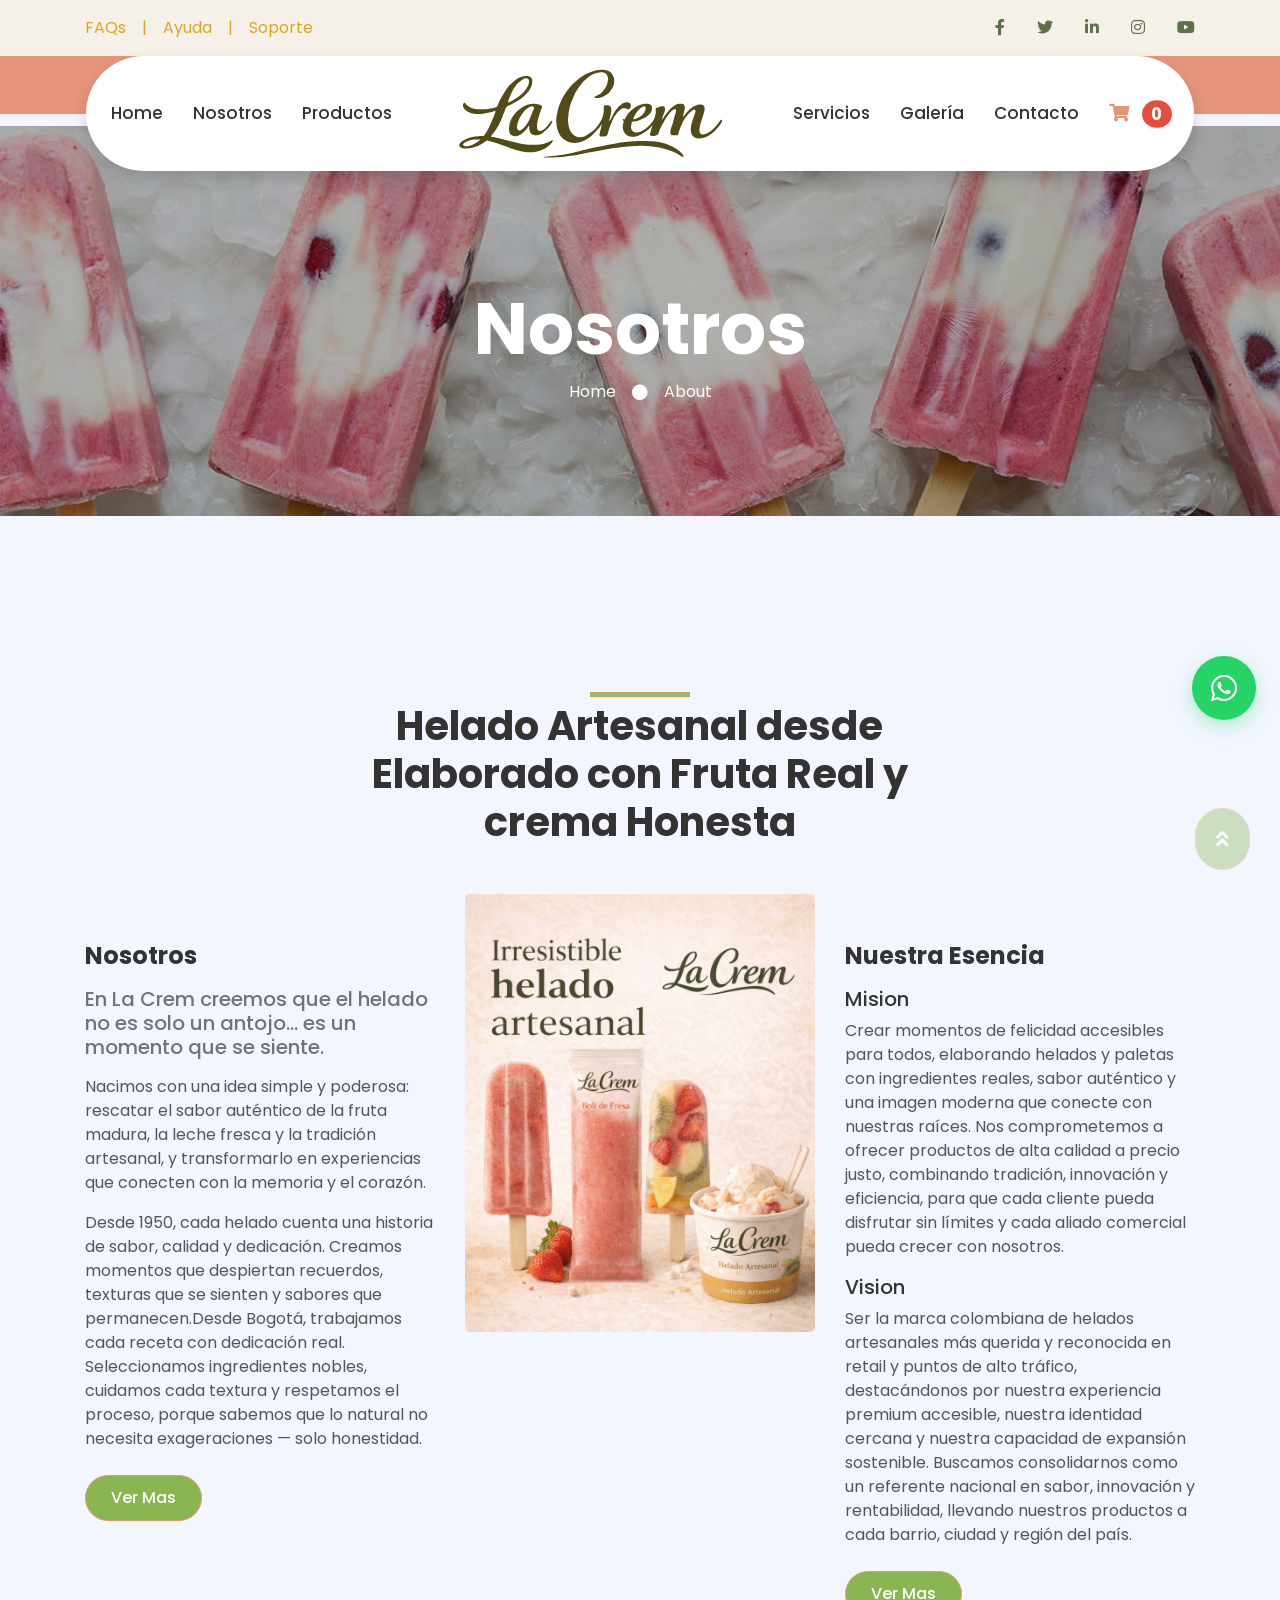
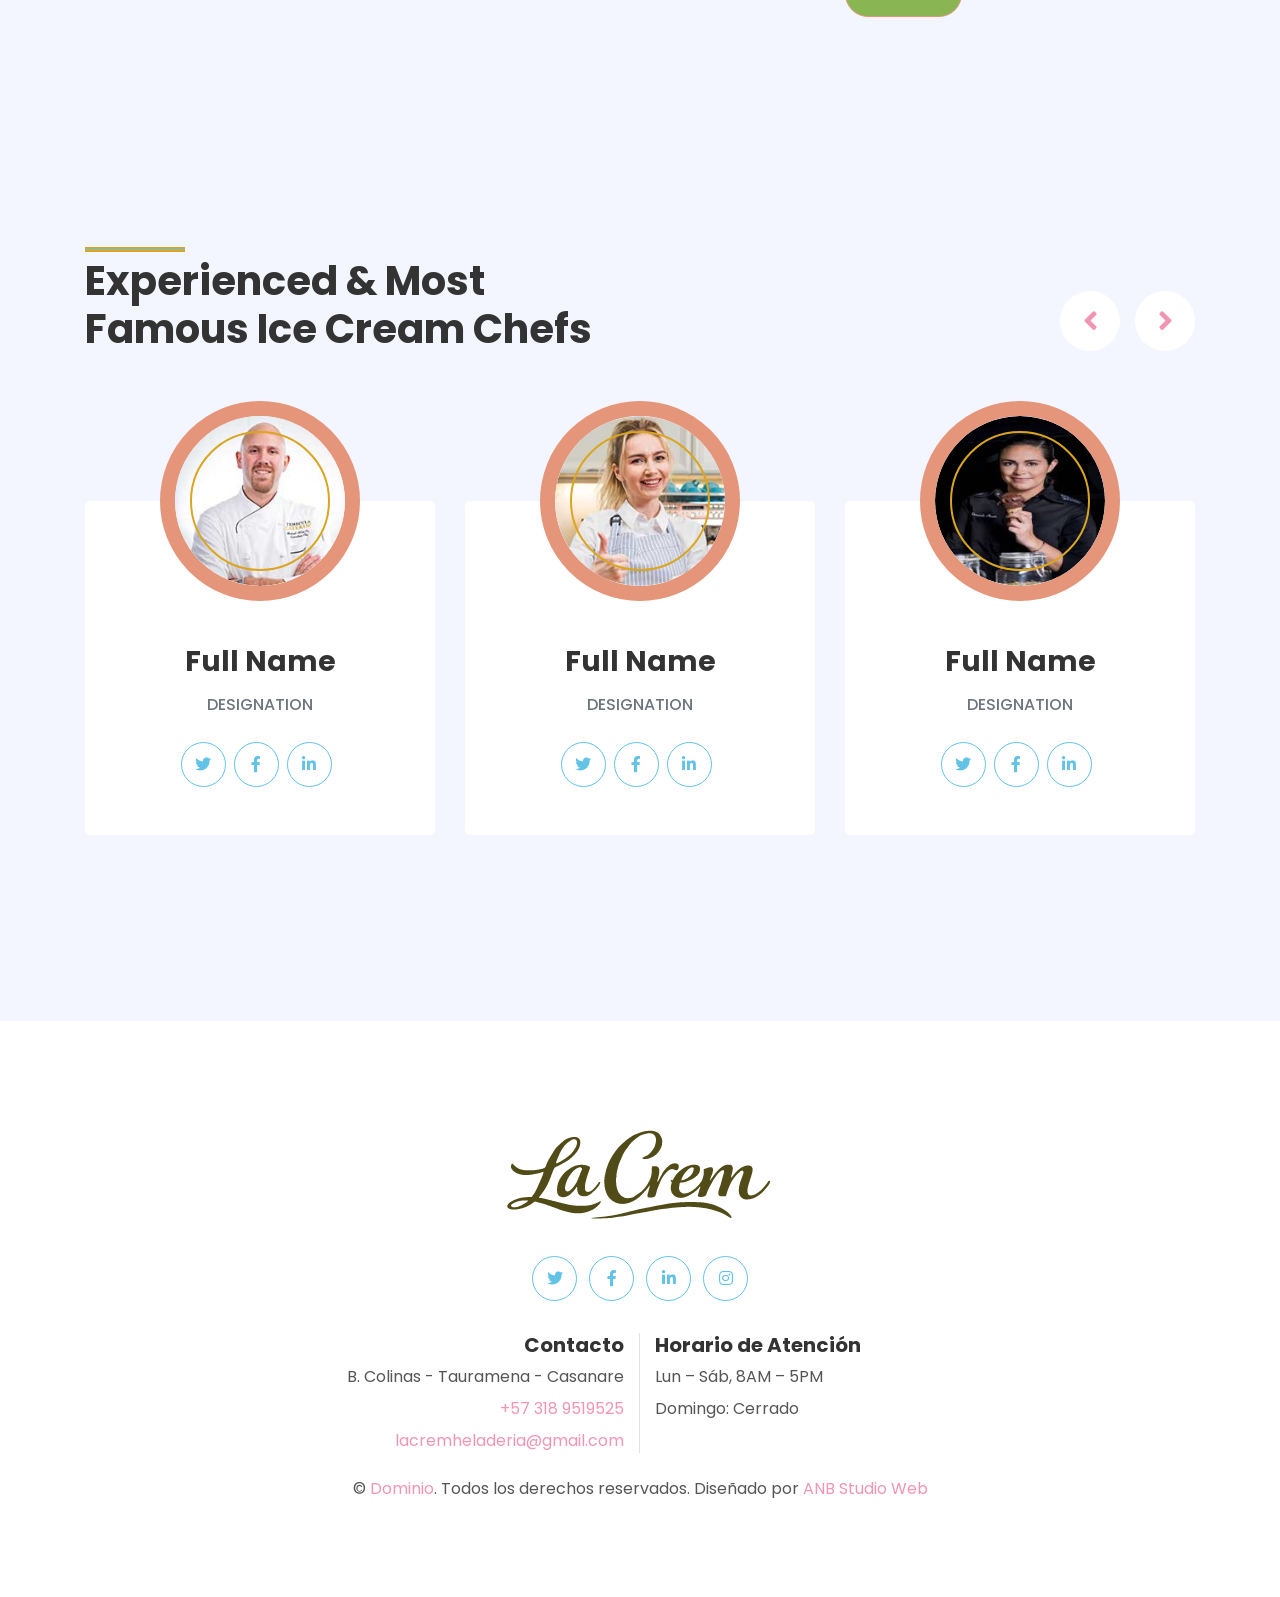
<file: about.html>
<!DOCTYPE html>
<html lang="en">

<head>
    <meta charset="utf-8">
    <title>La Crem</title>
    <meta content="width=device-width, initial-scale=1.0" name="viewport">
    <meta content="Free HTML Templates" name="keywords">
    <meta content="Free HTML Templates" name="description">

    <!-- Favicon -->
    <link href="img/favicon.ico" rel="icon">

    <!-- Google Web Fonts -->
    <link rel="preconnect" href="https://fonts.gstatic.com">
    <link href="https://fonts.googleapis.com/css2?family=Poppins:wght@400;500;600;700&display=swap" rel="stylesheet">

    <!-- Font Awesome -->
    <link href="https://cdnjs.cloudflare.com/ajax/libs/font-awesome/5.10.0/css/all.min.css" rel="stylesheet">

    <!-- Libraries Stylesheet -->
    <link href="lib/owlcarousel/assets/owl.carousel.min.css" rel="stylesheet">
    <link href="lib/lightbox/css/lightbox.min.css" rel="stylesheet">

    <!-- Customized Bootstrap Stylesheet -->
    <link href="css/style.css" rel="stylesheet">
</head>

<body id="top">
    <!-- Topbar Start -->
    <div class="container-fluid bg-primary py-3 d-none d-md-block">
        <div class="container">
            <div class="row">
                <div class="col-md-6 text-center text-lg-left mb-2 mb-lg-0">
                    <div class="d-inline-flex align-items-center">
                        <a class="text-dorado pr-3" href="">FAQs</a>
                        <span class="text-dorado">|</span>
                        <a class="text-dorado px-3" href="">Ayuda</a>
                        <span class="text-dorado">|</span>
                        <a class="text-dorado pl-3" href="">Soporte</a>
                    </div>
                </div>
                <div class="col-md-6 text-center text-lg-right">
                    <div class="d-inline-flex align-items-center">
                        <a class="text-oliva px-3" href="">
                            <i class="fab fa-facebook-f"></i>
                        </a>
                        <a class="text-oliva px-3" href="">
                            <i class="fab fa-twitter"></i>
                        </a>
                        <a class="text-oliva px-3" href="">
                            <i class="fab fa-linkedin-in"></i>
                        </a>
                        <a class="text-oliva px-3" href="">
                            <i class="fab fa-instagram"></i>
                        </a>
                        <a class="text-oliva pl-3" href="">
                            <i class="fab fa-youtube"></i>
                        </a>
                    </div>
                </div>
            </div>
        </div>
    </div>
    <!-- Topbar End -->


    <!-- Navbar Start -->
    <div class="container-fluid position-relative nav-bar p-0">
        <div class="container-lg position-relative p-0 px-lg-3" style="z-index: 9;">
            <nav class="navbar navbar-expand-lg bg-white navbar-light shadow p-lg-0">
                <a href="index.html" class="navbar-brand d-block d-lg-none">
                    <img src="img/logo1.png" width="150" height="50" alt="">
                </a>
                <button type="button" class="navbar-toggler" data-toggle="collapse" data-target="#navbarCollapse">
                    <span class="navbar-toggler-icon"></span>
                </button>
                <div class="collapse navbar-collapse justify-content-between" id="navbarCollapse">
                    <div class="navbar-nav ml-auto py-0">
                        <a href="index.html" class="nav-item nav-link">Home</a>
                        <a href="about.html" class="nav-item nav-link active">Nosotros</a>
                        <a href="product.html" class="nav-item nav-link">Productos</a>
                    </div>
                    <a href="index.html" class="navbar-brand mx-5 d-none d-lg-block">
                        <!-- <h1 class="m-0 display-4 text-primary"><span class="text-secondary">La </span>Crem</h1> -->
                        <img src="img/logo1.png" alt="">
                    </a>
                    <div class="navbar-nav mr-auto py-0">
                        <a href="service.html" class="nav-item nav-link">Servicios</a>
                        <a href="gallery.html" class="nav-item nav-link">Galería</a>
                        <a href="contact.html" class="nav-item nav-link">Contacto</a>
                        <a href="cart.html" class="nav-item nav-link">
                            <i class="fas fa-shopping-cart"></i> <span class="badge badge-primary"
                                id="cart-badge">0</span>
                        </a>
                    </div>
                </div>
            </nav>
        </div>
    </div>
    <!-- Navbar End -->


    <!-- Header Start -->
    <div class="jumbotron jumbotron-fluid page-header" style="margin-bottom: 90px;">
        <div class="container text-center py-5">
            <h1 class="text-white display-3 mt-lg-5">Nosotros</h1>
            <div class="d-inline-flex align-items-center text-white">
                <p class="m-0"><a class="text-white" href="./index.html">Home</a></p>
                <i class="fa fa-circle px-3"></i>
                <p class="m-0">About</p>
            </div>
        </div>
    </div>
    <!-- Header End -->


    <!-- About Start -->
    <div class="container-fluid py-5">
        <div class="container py-5">
            <div class="row justify-content-center">
                <div class="col-lg-7">
                    <h1 class="section-title position-relative text-center mb-5">Helado Artesanal desde Elaborado con
                        Fruta Real y crema Honesta</h1>
                </div>
            </div>
            <div class="row">
                <div class="col-lg-4 py-5">
                    <h4 class="font-weight-bold mb-3">Nosotros</h4>
                    <h5 class="text-muted mb-3">En La Crem creemos que el helado no es solo un antojo…
                        es un momento que se siente.</h5>
                    <div id="nosotros-display"></div>
                    <div id="nosotros-source" style="display:none;">
                        <p>Nacimos con una idea simple y poderosa:
                            rescatar el sabor auténtico de la fruta madura, la leche fresca y la tradición artesanal, y
                            transformarlo en experiencias que conecten con la memoria y el corazón.</p>
                        <p>Desde 1950, cada helado cuenta una historia de sabor, calidad y dedicación. Creamos momentos
                            que
                            despiertan recuerdos, texturas que se sienten y sabores que permanecen.Desde Bogotá,
                            trabajamos
                            cada receta con dedicación real.
                            Seleccionamos ingredientes nobles, cuidamos cada textura y respetamos el proceso, porque
                            sabemos
                            que lo natural no necesita exageraciones — solo honestidad. </p>
                        <p> La Crem es el equilibrio entre lo artesanal y lo contemporáneo.
                            Entre la elegancia y la cercanía.
                            Entre el placer irresistible y un precio que permite disfrutarlo todos los días.</p>
                        <p> Si no se siente natural, artesanal y elegante, no es La CremSomos una marca regional con
                            visión
                            de crecer, pero sin perder el alma.
                            Queremos que cada paleta, cada boli, cada vaso de gelato, sea un instante de pausa en medio
                            del
                            ritmo cotidiano. </p>
                        <p> Porque no vendemos solo helado.
                            Creamos momentos cremosos que se quedan en la memoria.</p>
                        <h5 class="text-muted mb-3"> En La Crem, cada helado es una invitación a detenerse, saborear y
                            sonreír. </h5>
                        <h5 class="text-muted mb-3"><i class="fa fa-check text-secondary mr-3"></i> Naturalmente
                            irresistible. Deliciosamente artesanal. </h5>
                    </div>
                    <button id="btn-nosotros-more" class="btn btn-secondary mt-2">Ver Mas</button>
                </div>
                <div class="col-lg-4">
                    <div class="rounded overflow-hidden">
                        <img class="w-100" src="img/about/About2.png" style="object-fit: cover;">
                    </div>
                </div>
                <div class="col-lg-4 py-5">
                    <h4 class="font-weight-bold mb-3">Nuestra Esencia</h4>
                    <div id="esencia-display"></div>
                    <div id="esencia-source" style="display:none;">
                        <h5> Mision </h5>
                        <p>Crear momentos de felicidad accesibles para todos, elaborando helados y paletas con
                            ingredientes
                            reales, sabor auténtico y una imagen moderna que conecte con nuestras raíces.

                            Nos comprometemos a ofrecer productos de alta calidad a precio justo, combinando tradición,
                            innovación y eficiencia, para que cada cliente pueda disfrutar sin límites y cada aliado
                            comercial pueda crecer con nosotros.</p>
                        <h5> Vision </h5>
                        <p>Ser la marca colombiana de helados artesanales más querida y reconocida en retail y puntos de
                            alto tráfico, destacándonos por nuestra experiencia premium accesible, nuestra identidad
                            cercana
                            y nuestra capacidad de expansión sostenible.

                            Buscamos consolidarnos como un referente nacional en sabor, innovación y rentabilidad,
                            llevando
                            nuestros productos a cada barrio, ciudad y región del país.</p>
                        <h5> Valores </h5>
                        <h6> 1. Autenticidad</h6>
                        <p>Creamos productos reales, con ingredientes reales y una identidad honesta. Lo que prometemos,
                            lo
                            cumplimos.</p>
                        <h6> 2. Calidad con Propósito</h6>
                        <p>CCuidamos cada detalle del proceso para entregar cremosidad, frescura y sabor superior sin
                            elevar
                            innecesariamente el precio.</p>
                        <h6> 3. Accesibilidad</h6>
                        <p>Creemos que el placer no debe ser un lujo. Nuestro compromiso es mantener precios justos sin
                            sacrificar experiencia.</p>
                        <h6> 4. Cercanía</h6>
                        <p>Somos una marca cercana, regional y humana. Escuchamos a nuestros clientes y crecemos con
                            ellos.
                        </p>
                        <h6> 5. Innovación Responsable</h6>
                        <p>Evolucionamos constantemente en sabores, empaques e imagen, manteniendo eficiencia operativa
                            y
                            sostenibilidad.</p>
                        <h6> 6. Compromiso Comercial</h6>
                        <p>Construimos relaciones sólidas con aliados, distribuidores y puntos de venta, generando
                            confianza, recompra y rentabilidad compartida.</p>
                        <p>Si no se siente natural, artesanal y elegante, no es La Crem</p>
                        <p> </p>
                        <h5 class="text-muted mb-3"><i class="fa fa-check text-secondary mr-3"></i>Somos la sonrisa
                            después
                            de un día largo.</h5>
                        <h5 class="text-muted mb-3"><i class="fa fa-check text-secondary mr-3"></i>Somos la pausa en
                            medio
                            del calor. </h5>
                        <h5 class="text-muted mb-3"><i class="fa fa-check text-secondary mr-3"></i>Somos el antojo que
                            no se
                            niega.</h5>
                    </div>
                    <button id="btn-esencia-more" class="btn btn-secondary mt-2">Ver Mas</button>
                </div>
            </div>
        </div>
    </div>
    <!-- About End -->


    <!-- Team Start -->
    <div class="container-fluid py-5">
        <div class="container py-5">
            <div class="row">
                <div class="col-lg-6">
                    <h1 class="section-title position-relative mb-5">Experienced & Most Famous Ice Cream Chefs</h1>
                </div>
                <div class="col-lg-6 mb-5 mb-lg-0 pb-5 pb-lg-0"></div>
            </div>
            <div class="row">
                <div class="col-12">
                    <div class="owl-carousel team-carousel">
                        <div class="team-item">
                            <div class="team-img mx-auto">
                                <img class="rounded-circle w-100 h-100" src="img/team-1.jpg" style="object-fit: cover;">
                            </div>
                            <div class="position-relative text-center bg-light rounded px-4 py-5"
                                style="margin-top: -100px;">
                                <h3 class="font-weight-bold mt-5 mb-3 pt-5">Full Name</h3>
                                <h6 class="text-uppercase text-muted mb-4">Designation</h6>
                                <div class="d-flex justify-content-center pt-1">
                                    <a class="btn btn-outline-secondary btn-social mr-2" href="#"><i
                                            class="fab fa-twitter"></i></a>
                                    <a class="btn btn-outline-secondary btn-social mr-2" href="#"><i
                                            class="fab fa-facebook-f"></i></a>
                                    <a class="btn btn-outline-secondary btn-social mr-2" href="#"><i
                                            class="fab fa-linkedin-in"></i></a>
                                </div>
                            </div>
                        </div>
                        <div class="team-item">
                            <div class="team-img mx-auto">
                                <img class="rounded-circle w-100 h-100" src="img/team-2.jpg" style="object-fit: cover;">
                            </div>
                            <div class="position-relative text-center bg-light rounded px-4 py-5"
                                style="margin-top: -100px;">
                                <h3 class="font-weight-bold mt-5 mb-3 pt-5">Full Name</h3>
                                <h6 class="text-uppercase text-muted mb-4">Designation</h6>
                                <div class="d-flex justify-content-center pt-1">
                                    <a class="btn btn-outline-secondary btn-social mr-2" href="#"><i
                                            class="fab fa-twitter"></i></a>
                                    <a class="btn btn-outline-secondary btn-social mr-2" href="#"><i
                                            class="fab fa-facebook-f"></i></a>
                                    <a class="btn btn-outline-secondary btn-social mr-2" href="#"><i
                                            class="fab fa-linkedin-in"></i></a>
                                </div>
                            </div>
                        </div>
                        <div class="team-item">
                            <div class="team-img mx-auto">
                                <img class="rounded-circle w-100 h-100" src="img/team-3.jpg" style="object-fit: cover;">
                            </div>
                            <div class="position-relative text-center bg-light rounded px-4 py-5"
                                style="margin-top: -100px;">
                                <h3 class="font-weight-bold mt-5 mb-3 pt-5">Full Name</h3>
                                <h6 class="text-uppercase text-muted mb-4">Designation</h6>
                                <div class="d-flex justify-content-center pt-1">
                                    <a class="btn btn-outline-secondary btn-social mr-2" href="#"><i
                                            class="fab fa-twitter"></i></a>
                                    <a class="btn btn-outline-secondary btn-social mr-2" href="#"><i
                                            class="fab fa-facebook-f"></i></a>
                                    <a class="btn btn-outline-secondary btn-social mr-2" href="#"><i
                                            class="fab fa-linkedin-in"></i></a>
                                </div>
                            </div>
                        </div>
                        <div class="team-item">
                            <div class="team-img mx-auto">
                                <img class="rounded-circle w-100 h-100" src="img/team-4.jpg" style="object-fit: cover;">
                            </div>
                            <div class="position-relative text-center bg-light rounded px-4 py-5"
                                style="margin-top: -100px;">
                                <h3 class="font-weight-bold mt-5 mb-3 pt-5">Full Name</h3>
                                <h6 class="text-uppercase text-muted mb-4">Designation</h6>
                                <div class="d-flex justify-content-center pt-1">
                                    <a class="btn btn-outline-secondary btn-social mr-2" href="#"><i
                                            class="fab fa-twitter"></i></a>
                                    <a class="btn btn-outline-secondary btn-social mr-2" href="#"><i
                                            class="fab fa-facebook-f"></i></a>
                                    <a class="btn btn-outline-secondary btn-social mr-2" href="#"><i
                                            class="fab fa-linkedin-in"></i></a>
                                </div>
                            </div>
                        </div>
                    </div>
                </div>
            </div>
        </div>
    </div>
    <!-- Team End -->


    <!-- Footer Start -->
    <div class="container-fluid footer bg-light py-5" style="margin-top: 90px;">
        <div class="container text-center py-5">
            <div class="row">
                <div class="col-12 mb-4">
                    <a href="index.html" class="navbar-brand m-0">
                        <!-- <h1 class="m-0 mt-n2 display-4 text-primary"><span class="text-secondary">LA</span>CREM</h1> -->
                        <img src="img/logo1.png" alt="">
                    </a>
                </div>
                <div class="col-12 mb-4">
                    <a class="btn btn-outline-secondary btn-social mr-2" href="https://wa.me/573189519525"><i
                            class="fab fa-twitter"></i></a>
                    <a class="btn btn-outline-secondary btn-social mr-2" href="https://wa.me/573189519525"><i
                            class="fab fa-facebook-f"></i></a>
                    <a class="btn btn-outline-secondary btn-social mr-2" href="https://wa.me/573189519525"><i
                            class="fab fa-linkedin-in"></i></a>
                    <a class="btn btn-outline-secondary btn-social" href="https://wa.me/573189519525"><i
                            class="fab fa-instagram"></i></a>
                </div>
                <div class="col-12 mt-2 mb-4">
                    <div class="row">
                        <div class="col-sm-6 text-center text-sm-right border-right mb-3 mb-sm-0">
                            <h5 class="font-weight-bold mb-2">Contacto</h5>
                            <p class="mb-2">B. Colinas - Tauramena - Casanare</p>
                            <p class="mb-2">
                                <a href="https://wa.me/573189519525">+57 318 9519525</a>
                            </p>
                            <p class="mb-0">
                                <a href="mailto:lacremheladeria@gmail.com">lacremheladeria@gmail.com</a>
                            </p>
                        </div>
                        <div class="col-sm-6 text-center text-sm-left">
                            <h5 class="font-weight-bold mb-2">Horario de Atención</h5>
                            <p class="mb-2">Lun – Sáb, 8AM – 5PM</p>
                            <p class="mb-0">Domingo: Cerrado</p>
                        </div>
                    </div>
                </div>
                <div class="col-12">
                    <p class="m-0">&copy; <a href="#">Dominio</a>. Todos los derechos reservados. Diseñado por <a
                            href="https://htmlcodex.com">ANB Studio Web</a>
                    </p>
                </div>
            </div>
        </div>
    </div>
    <!-- Footer End -->


    <!-- Back to Top -->
    <a href="#top" class="btn btn-secondary px-2 back-to-top"><i class="fa fa-angle-double-up"></i></a>


    <!-- JavaScript Libraries -->
    <script src="https://code.jquery.com/jquery-3.4.1.min.js"></script>
    <script src="https://stackpath.bootstrapcdn.com/bootstrap/4.4.1/js/bootstrap.bundle.min.js"></script>
    <script src="lib/easing/easing.min.js"></script>
    <script src="lib/waypoints/waypoints.min.js"></script>
    <script src="lib/owlcarousel/owl.carousel.min.js"></script>
    <script src="lib/isotope/isotope.pkgd.min.js"></script>
    <script src="lib/lightbox/js/lightbox.min.js"></script>

    <!-- Contact Javascript File -->
    <script src="mail/jqBootstrapValidation.min.js"></script>
    <script src="mail/contact.js"></script>

    <!-- Template Javascript -->
    <script src="js/main.js"></script>

    <!-- Cart Javascript -->
    <script src="js/cart.js"></script>
    <!-- Read More Javascript -->
    <script src="js/readmore.js"></script>
</body>

</html>
</file>
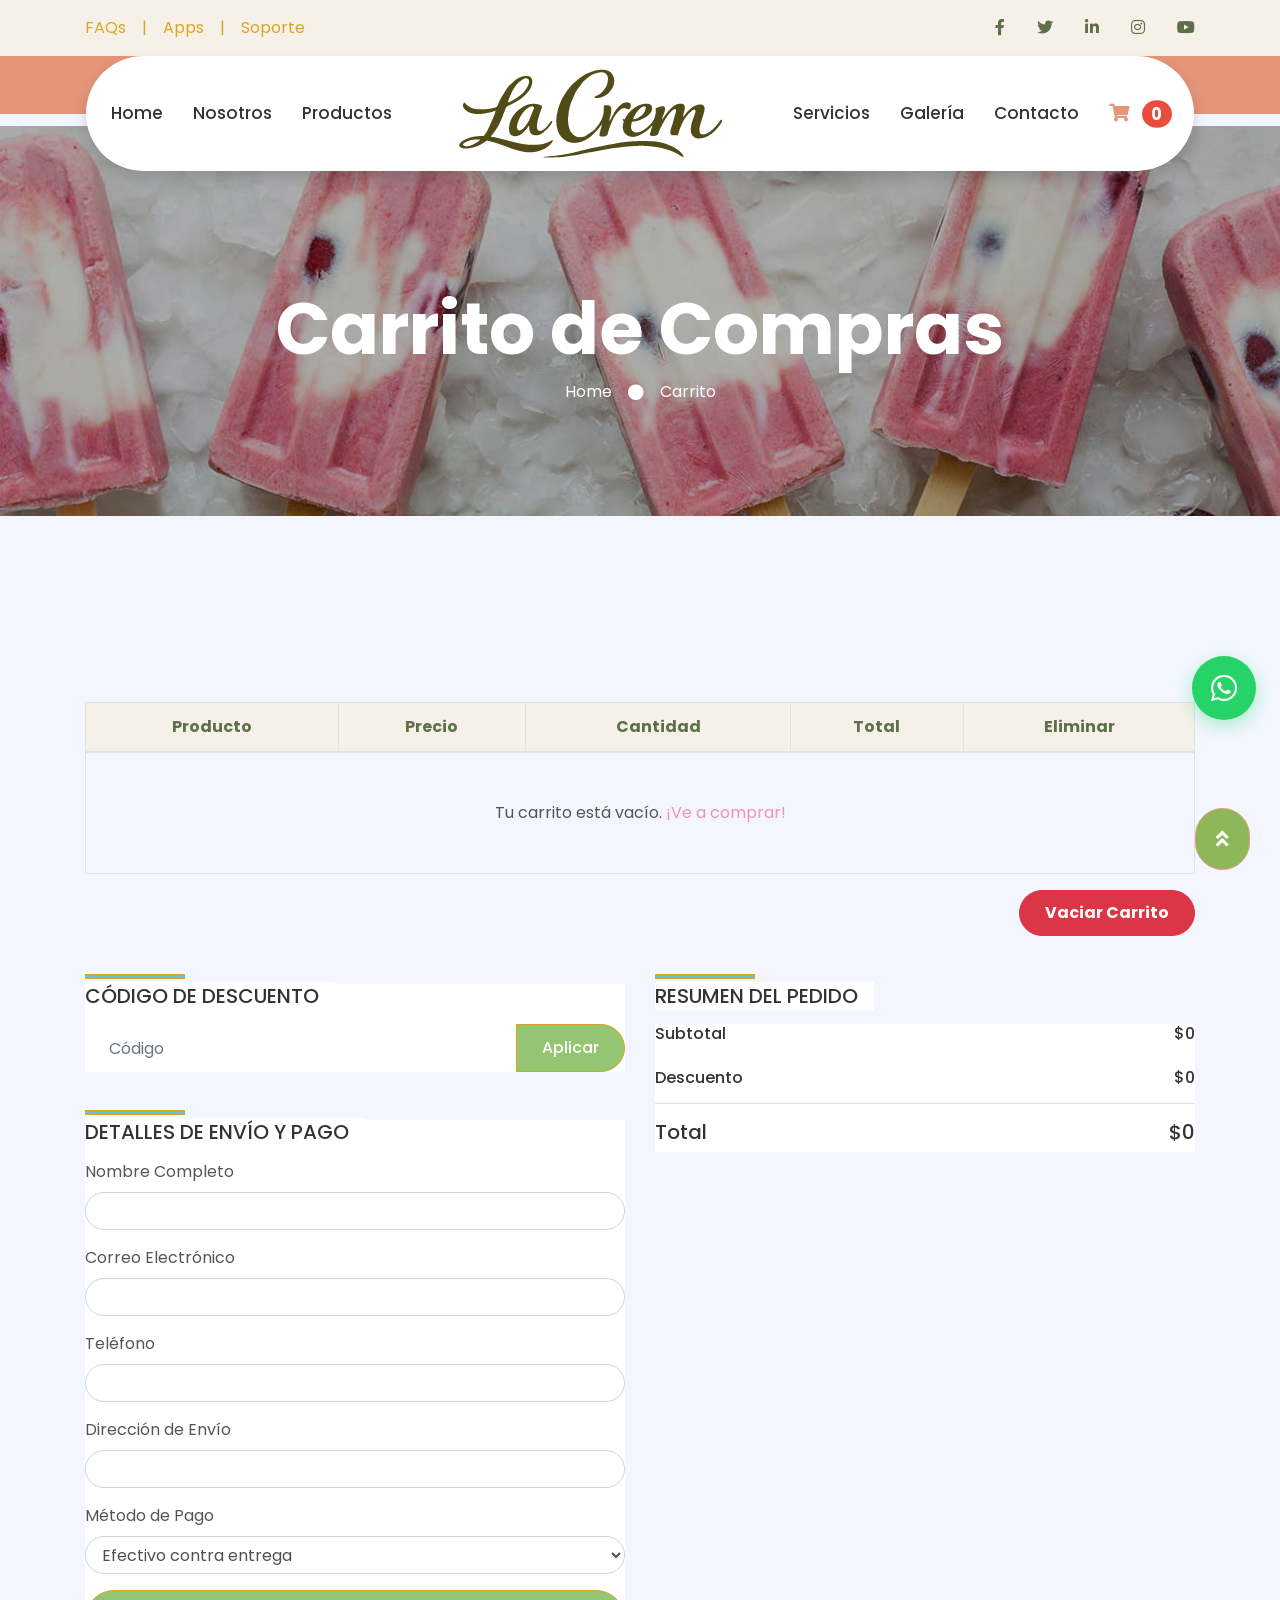
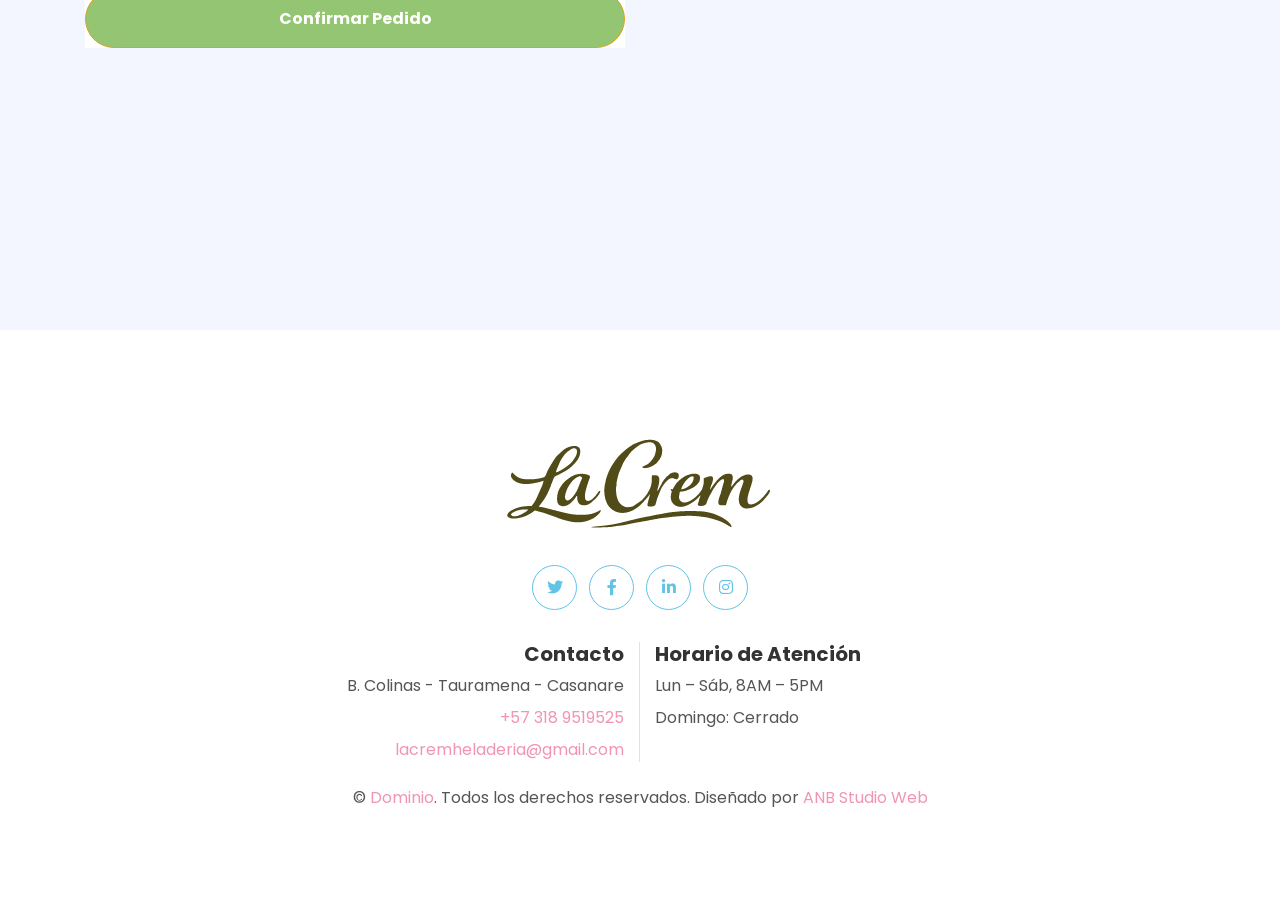
<file: cart.html>
<!DOCTYPE html>
<html lang="es">

<head>
    <meta charset="utf-8">
    <title>iCREAM - Carrito de Compras</title>
    <meta content="width=device-width, initial-scale=1.0" name="viewport">
    <meta content="Free HTML Templates" name="keywords">
    <meta content="Free HTML Templates" name="description">

    <!-- Favicon -->
    <link href="img/favicon.ico" rel="icon">

    <!-- Google Web Fonts -->
    <link rel="preconnect" href="https://fonts.gstatic.com">
    <link href="https://fonts.googleapis.com/css2?family=Poppins:wght@400;500;600;700&display=swap" rel="stylesheet">

    <!-- Font Awesome -->
    <link href="https://cdnjs.cloudflare.com/ajax/libs/font-awesome/5.10.0/css/all.min.css" rel="stylesheet">

    <!-- Libraries Stylesheet -->
    <link href="lib/owlcarousel/assets/owl.carousel.min.css" rel="stylesheet">
    <link href="lib/lightbox/css/lightbox.min.css" rel="stylesheet">

    <!-- Customized Bootstrap Stylesheet -->
    <link href="css/style.css" rel="stylesheet">
</head>

<body id="top">
    <!-- Topbar Start -->
    <div class="container-fluid bg-primary py-3 d-none d-md-block">
        <div class="container">
            <div class="row">
                <div class="col-md-6 text-center text-lg-left mb-2 mb-lg-0">
                    <div class="d-inline-flex align-items-center">
                        <a class="text-dorado pr-3" href="">FAQs</a>
                        <span class="text-dorado">|</span>
                        <a class="text-dorado px-3" href="admin/login.html">Apps</a>
                        <span class="text-dorado">|</span>
                        <a class="text-dorado pl-3" href="">Soporte</a>
                    </div>
                </div>
                <div class="col-md-6 text-center text-lg-right">
                    <div class="d-inline-flex align-items-center">
                        <a class="text-oliva px-3" href="">
                            <i class="fab fa-facebook-f"></i>
                        </a>
                        <a class="text-oliva px-3" href="">
                            <i class="fab fa-twitter"></i>
                        </a>
                        <a class="text-oliva px-3" href="">
                            <i class="fab fa-linkedin-in"></i>
                        </a>
                        <a class="text-oliva px-3" href="">
                            <i class="fab fa-instagram"></i>
                        </a>
                        <a class="text-oliva pl-3" href="">
                            <i class="fab fa-youtube"></i>
                        </a>
                    </div>
                </div>
            </div>
        </div>
    </div>
    <!-- Topbar End -->


    <!-- Navbar Start -->
    <div class="container-fluid position-relative nav-bar p-0">
        <div class="container-lg position-relative p-0 px-lg-3" style="z-index: 9;">
            <nav class="navbar navbar-expand-lg bg-white navbar-light shadow p-lg-0">
                <a href="index.html" class="navbar-brand d-block d-lg-none">
                    <img src="img/logo1.png" width="150" height="50" alt="">
                </a>
                <button type="button" class="navbar-toggler" data-toggle="collapse" data-target="#navbarCollapse">
                    <span class="navbar-toggler-icon"></span>
                </button>
                <div class="collapse navbar-collapse justify-content-between" id="navbarCollapse">
                    <div class="navbar-nav ml-auto py-0">
                        <a href="index.html" class="nav-item nav-link">Home</a>
                        <a href="about.html" class="nav-item nav-link">Nosotros</a>
                        <a href="product.html" class="nav-item nav-link">Productos</a>
                    </div>
                    <a href="index.html" class="navbar-brand mx-5 d-none d-lg-block">
                        <img src="img/logo1.png" alt="">
                    </a>
                    <div class="navbar-nav mr-auto py-0">
                        <a href="service.html" class="nav-item nav-link">Servicios</a>
                        <a href="gallery.html" class="nav-item nav-link">Galería</a>
                        <a href="contact.html" class="nav-item nav-link">Contacto</a>
                        <a href="cart.html" class="nav-item nav-link active">
                            <i class="fas fa-shopping-cart"></i> <span class="badge badge-primary"
                                id="cart-badge">0</span>
                        </a>
                    </div>
                </div>
            </nav>
        </div>
    </div>
    <!-- Navbar End -->


    <!-- Header Start -->
    <div class="jumbotron jumbotron-fluid page-header" style="margin-bottom: 90px;">
        <div class="container text-center py-5">
            <h1 class="text-white display-3 mt-lg-5">Carrito de Compras</h1>
            <div class="d-inline-flex align-items-center text-white">
                <p class="m-0"><a class="text-white" href="product.html">Home</a></p>
                <i class="fa fa-circle px-3"></i>
                <p class="m-0">Carrito</p>
            </div>
        </div>
    </div>
    <!-- Header End -->


    <!-- Cart Start -->
    <div class="container-fluid py-5">
        <div class="container py-5">
            <div class="table-responsive mb-5">
                <table class="table table-bordered text-center mb-0">
                    <thead class="bg-primary text-secondary">
                        <tr>
                            <th>Producto</th>
                            <th>Precio</th>
                            <th>Cantidad</th>
                            <th>Total</th>
                            <th>Eliminar</th>
                        </tr>
                    </thead>
                    <tbody class="align-middle" id="cart-table-body">
                        <!-- Loaded dynamically via js/cart.js -->
                    </tbody>
                </table>
                <div class="text-right mt-3">
                    <button class="btn btn-danger font-weight-bold" onclick="Cart.clear()">Vaciar Carrito</button>
                </div>
            </div>
            <div class="row">
                <div class="col-lg-6 mb-5">
                    <div class="bg-light p-30 mb-5">
                        <h5 class="section-title position-relative text-uppercase mb-3"><span
                                class="bg-light pr-3">Código de Descuento</span></h5>
                        <div class="input-group">
                            <input type="text" class="form-control border-0 p-4" placeholder="Código" id="coupon-code">
                            <div class="input-group-append">
                                <button class="btn btn-primary" id="apply-coupon">Aplicar</button>
                            </div>
                        </div>
                    </div>

                    <div class="bg-light p-30 mb-5">
                        <h5 class="section-title position-relative text-uppercase mb-3"><span
                                class="bg-light pr-3">Detalles de Envío y Pago</span></h5>
                        <form id="checkout-form">
                            <div class="form-group">
                                <label>Nombre Completo</label>
                                <input type="text" name="name" class="form-control" required>
                            </div>
                            <div class="form-group">
                                <label>Correo Electrónico</label>
                                <input type="email" name="email" class="form-control" required>
                            </div>
                            <div class="form-group">
                                <label>Teléfono</label>
                                <input type="text" name="phone" class="form-control" required>
                            </div>
                            <div class="form-group">
                                <label>Dirección de Envío</label>
                                <input type="text" name="address" class="form-control" required>
                            </div>
                            <div class="form-group">
                                <label>Método de Pago</label>
                                <select name="payment_method" class="form-control" required>
                                    <option value="Efectivo">Efectivo contra entrega</option>
                                    <option value="Transferencia">PSE</option>
                                    <option value="Nequi">Nequi</option>
                                    <option value="Daviplata">Daviplata</option>
                                    <option value="Tarjeta de Credito">Tarjeta de Credito</option>
                                </select>
                            </div>
                            <button class="btn btn-block btn-primary font-weight-bold py-3">Confirmar Pedido</button>
                        </form>
                    </div>
                </div>
                <div class="col-lg-6">
                    <h5 class="section-title position-relative text-uppercase mb-3"><span class="bg-light pr-3">Resumen
                            del Pedido</span></h5>
                    <div class="bg-light p-30 mb-5">
                        <div class="border-bottom pb-2">
                            <div class="d-flex justify-content-between mb-3">
                                <h6>Subtotal</h6>
                                <h6 id="subtotal-display">$0</h6>
                            </div>
                            <div class="d-flex justify-content-between">
                                <h6 class="font-weight-medium">Descuento</h6>
                                <h6 class="font-weight-medium" id="discount-display">$0</h6>
                            </div>
                        </div>
                        <div class="pt-2">
                            <div class="d-flex justify-content-between mt-2">
                                <h5>Total</h5>
                                <h5 id="total-display">$0</h5>
                            </div>
                        </div>
                    </div>
                </div>
            </div>
        </div>
    </div>
    <!-- Cart End -->


    <!-- Footer Start -->
    <div class="container-fluid footer bg-light py-5" style="margin-top: 90px;">
        <div class="container text-center py-5">
            <div class="row">
                <div class="col-12 mb-4">
                    <a href="index.html" class="navbar-brand m-0">
                        <img src="img/logo1.png" alt="">
                    </a>
                </div>
                <div class="col-12 mb-4">
                    <a class="btn btn-outline-secondary btn-social mr-2" href="https://wa.me/573189519525"><i
                            class="fab fa-twitter"></i></a>
                    <a class="btn btn-outline-secondary btn-social mr-2" href="https://wa.me/573189519525"><i
                            class="fab fa-facebook-f"></i></a>
                    <a class="btn btn-outline-secondary btn-social mr-2" href="https://wa.me/573189519525"><i
                            class="fab fa-linkedin-in"></i></a>
                    <a class="btn btn-outline-secondary btn-social" href="https://wa.me/573189519525"><i
                            class="fab fa-instagram"></i></a>
                </div>
                <div class="col-12 mt-2 mb-4">
                    <div class="row">
                        <div class="col-sm-6 text-center text-sm-right border-right mb-3 mb-sm-0">
                            <h5 class="font-weight-bold mb-2">Contacto</h5>
                            <p class="mb-2">B. Colinas - Tauramena - Casanare</p>
                            <p class="mb-2">
                                <a href="https://wa.me/573189519525">+57 318 9519525</a>
                            </p>
                            <p class="mb-0">
                                <a href="mailto:lacremheladeria@gmail.com">lacremheladeria@gmail.com</a>
                            </p>
                        </div>
                        <div class="col-sm-6 text-center text-sm-left">
                            <h5 class="font-weight-bold mb-2">Horario de Atención</h5>
                            <p class="mb-2">Lun – Sáb, 8AM – 5PM</p>
                            <p class="mb-0">Domingo: Cerrado</p>
                        </div>
                    </div>
                </div>
                <div class="col-12">
                    <p class="m-0">&copy; <a href="#">Dominio</a>. Todos los derechos reservados. Diseñado por <a
                            href="https://htmlcodex.com">ANB Studio Web</a>
                    </p>
                </div>
            </div>
        </div>
    </div>
    <!-- Footer End -->


    <!-- Back to Top -->
    <a href="#top" class="btn btn-secondary px-2 back-to-top"><i class="fa fa-angle-double-up"></i></a>


    <!-- JavaScript Libraries -->
    <script src="https://code.jquery.com/jquery-3.4.1.min.js"></script>
    <script src="https://stackpath.bootstrapcdn.com/bootstrap/4.4.1/js/bootstrap.bundle.min.js"></script>
    <script src="lib/easing/easing.min.js"></script>
    <script src="lib/waypoints/waypoints.min.js"></script>
    <script src="lib/owlcarousel/owl.carousel.min.js"></script>
    <script src="lib/isotope/isotope.pkgd.min.js"></script>
    <script src="lib/lightbox/js/lightbox.min.js"></script>

    <!-- Contact Javascript File -->
    <script src="mail/jqBootstrapValidation.min.js"></script>
    <script src="mail/contact.js"></script>

    <!-- Template Javascript -->
    <script src="js/main.js"></script>

    <!-- Cart Javascript -->
    <script src="js/cart.js"></script>
</body>

</html>
</file>
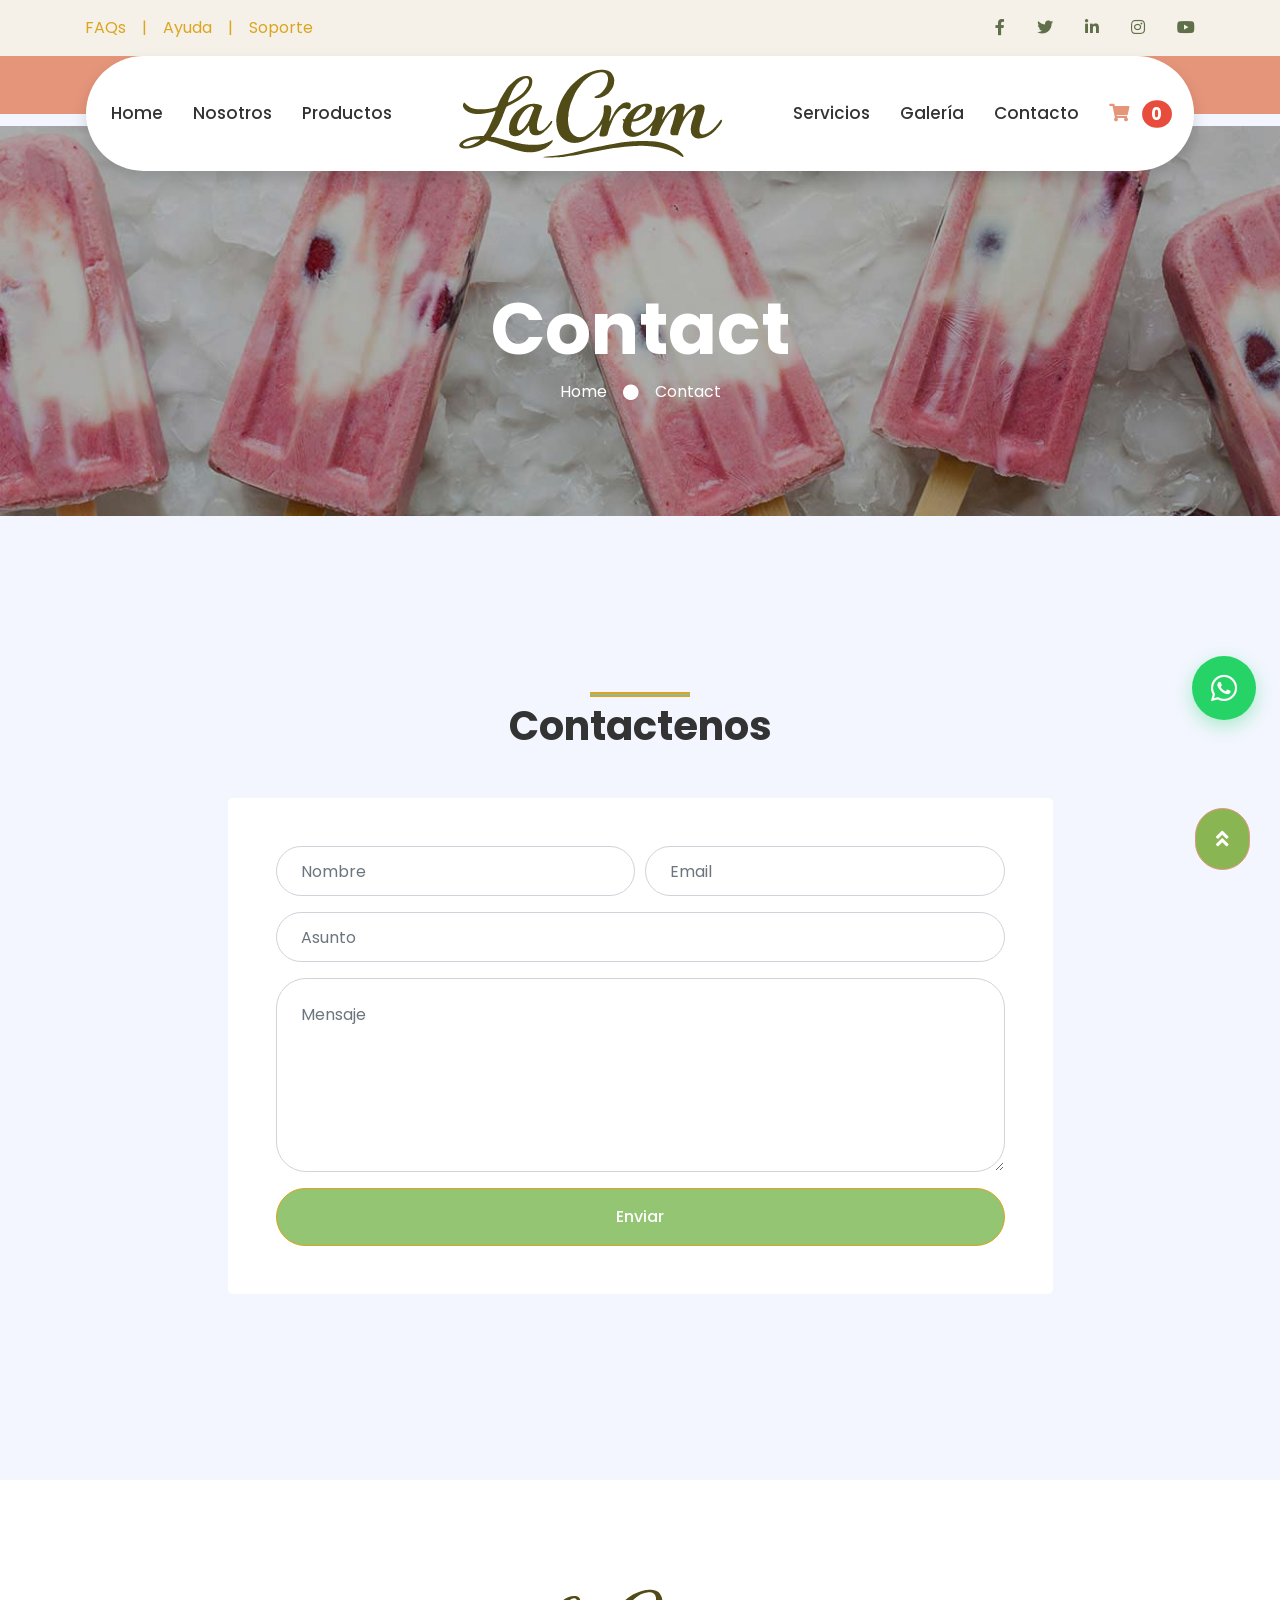
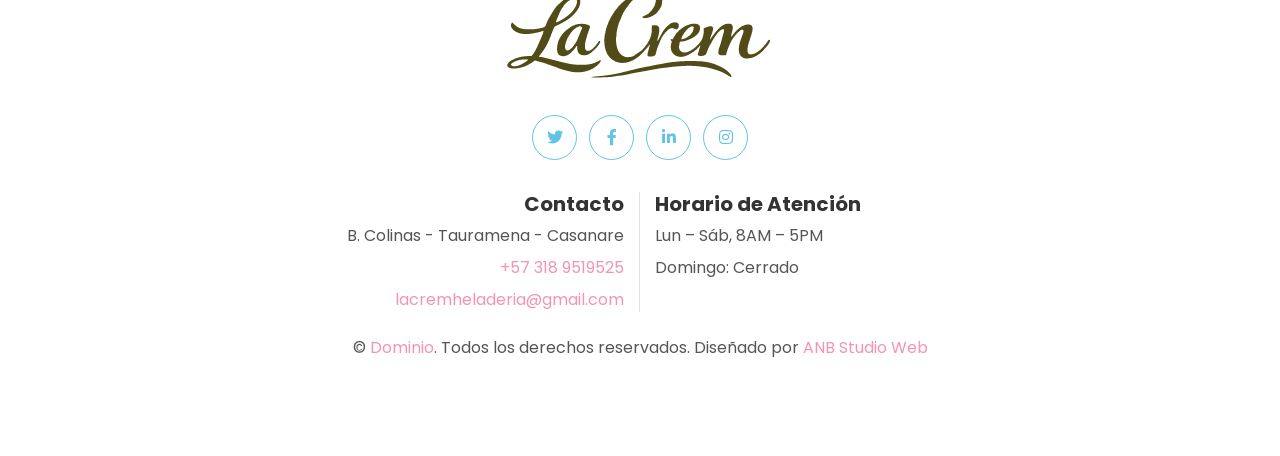
<file: contact.html>
<!DOCTYPE html>
<html lang="en">

<head>
    <meta charset="utf-8">
    <title>La Crem</title>
    <meta content="width=device-width, initial-scale=1.0" name="viewport">
    <meta content="Free HTML Templates" name="keywords">
    <meta content="Free HTML Templates" name="description">

    <!-- Favicon -->
    <link href="img/favicon.ico" rel="icon">

    <!-- Google Web Fonts -->
    <link rel="preconnect" href="https://fonts.gstatic.com">
    <link href="https://fonts.googleapis.com/css2?family=Poppins:wght@400;500;600;700&display=swap" rel="stylesheet">

    <!-- Font Awesome -->
    <link href="https://cdnjs.cloudflare.com/ajax/libs/font-awesome/5.10.0/css/all.min.css" rel="stylesheet">

    <!-- Libraries Stylesheet -->
    <link href="lib/owlcarousel/assets/owl.carousel.min.css" rel="stylesheet">
    <link href="lib/lightbox/css/lightbox.min.css" rel="stylesheet">

    <!-- Customized Bootstrap Stylesheet -->
    <link href="css/style.css" rel="stylesheet">
</head>

<body id="top">
    <!-- Topbar Start -->
    <div class="container-fluid bg-primary py-3 d-none d-md-block">
        <div class="container">
            <div class="row">
                <div class="col-md-6 text-center text-lg-left mb-2 mb-lg-0">
                    <div class="d-inline-flex align-items-center">
                        <a class="text-dorado pr-3" href="">FAQs</a>
                        <span class="text-dorado">|</span>
                        <a class="text-dorado px-3" href="">Ayuda</a>
                        <span class="text-dorado">|</span>
                        <a class="text-dorado pl-3" href="">Soporte</a>
                    </div>
                </div>
                <div class="col-md-6 text-center text-lg-right">
                    <div class="d-inline-flex align-items-center">
                        <a class="text-oliva px-3" href="">
                            <i class="fab fa-facebook-f"></i>
                        </a>
                        <a class="text-oliva px-3" href="">
                            <i class="fab fa-twitter"></i>
                        </a>
                        <a class="text-oliva px-3" href="">
                            <i class="fab fa-linkedin-in"></i>
                        </a>
                        <a class="text-oliva px-3" href="">
                            <i class="fab fa-instagram"></i>
                        </a>
                        <a class="text-oliva pl-3" href="">
                            <i class="fab fa-youtube"></i>
                        </a>
                    </div>
                </div>
            </div>
        </div>
    </div>
    <!-- Topbar End -->


    <!-- Navbar Start -->
    <div class="container-fluid position-relative nav-bar p-0">
        <div class="container-lg position-relative p-0 px-lg-3" style="z-index: 9;">
            <nav class="navbar navbar-expand-lg bg-white navbar-light shadow p-lg-0">
                <a href="index.html" class="navbar-brand d-block d-lg-none">
                    <img src="img/logo1.png" width="150" height="50" alt="">
                </a>
                <button type="button" class="navbar-toggler" data-toggle="collapse" data-target="#navbarCollapse">
                    <span class="navbar-toggler-icon"></span>
                </button>
                <div class="collapse navbar-collapse justify-content-between" id="navbarCollapse">
                    <div class="navbar-nav ml-auto py-0">
                        <a href="index.html" class="nav-item nav-link">Home</a>
                        <a href="about.html" class="nav-item nav-link">Nosotros</a>
                        <a href="product.html" class="nav-item nav-link">Productos</a>
                    </div>
                    <a href="index.html" class="navbar-brand mx-5 d-none d-lg-block">
                        <!-- <h1 class="m-0 display-4 text-primary"><span class="text-secondary">La </span>Crem</h1> -->
                        <img src="img/logo1.png" alt="">
                    </a>
                    <div class="navbar-nav mr-auto py-0">
                        <a href="service.html" class="nav-item nav-link">Servicios</a>
                        <a href="gallery.html" class="nav-item nav-link">Galería</a>
                        <a href="contact.html" class="nav-item nav-link active">Contacto</a>
                        <a href="cart.html" class="nav-item nav-link">
                            <i class="fas fa-shopping-cart"></i> <span class="badge badge-primary"
                                id="cart-badge">0</span>
                        </a>
                    </div>
                </div>
            </nav>
        </div>
    </div>
    <!-- Navbar End -->


    <!-- Header Start -->
    <div class="jumbotron jumbotron-fluid page-header" style="margin-bottom: 90px;">
        <div class="container text-center py-5">
            <h1 class="text-white display-3 mt-lg-5">Contact</h1>
            <div class="d-inline-flex align-items-center text-white">
                <p class="m-0"><a class="text-white" href="./index.html">Home</a></p>
                <i class="fa fa-circle px-3"></i>
                <p class="m-0">Contact</p>
            </div>
        </div>
    </div>
    <!-- Header End -->


    <!-- Contact Start -->
    <div class="container-fluid py-5">
        <div class="container py-5">
            <div class="row justify-content-center">
                <div class="col-lg-6">
                    <h1 class="section-title position-relative text-center mb-5">Contactenos</h1>
                </div>
            </div>
            <div class="row justify-content-center">
                <div class="col-lg-9">
                    <div class="contact-form bg-light rounded p-5">
                        <div id="success"></div>
                        <form name="sentMessage" id="contactForm" novalidate="novalidate">
                            <div class="form-row">
                                <div class="col-sm-6 control-group">
                                    <input type="text" class="form-control p-4" id="name" placeholder="Nombre"
                                        required="required"
                                        data-validation-required-message="Por Favor ingrese su Nombre" />
                                    <p class="help-block text-danger"></p>
                                </div>
                                <div class="col-sm-6 control-group">
                                    <input type="email" class="form-control p-4" id="email" placeholder="Email"
                                        required="required"
                                        data-validation-required-message="Por favor ingrese su email" />
                                    <p class="help-block text-danger"></p>
                                </div>
                            </div>
                            <div class="control-group">
                                <input type="text" class="form-control p-4" id="Subject" placeholder="Asunto"
                                    required="required"
                                    data-validation-required-message="Por favor ingrese el Asunto" />
                                <p class="help-block text-danger"></p>
                            </div>
                            <div class="control-group">
                                <textarea class="form-control p-4" rows="6" id="message" placeholder="Mensaje"
                                    required="required"
                                    data-validation-required-message="Por favor escriba su Mensaje"></textarea>
                                <p class="help-block text-danger"></p>
                            </div>
                            <div>
                                <button class="btn btn-primary btn-block py-3 px-5" type="submit"
                                    id="sendMessageButton">Enviar</button>
                            </div>
                        </form>
                    </div>
                </div>
            </div>
        </div>
    </div>
    <!-- Contact End -->


    <!-- Footer Start -->
    <div class="container-fluid footer bg-light py-5" style="margin-top: 90px;">
        <div class="container text-center py-5">
            <div class="row">
                <div class="col-12 mb-4">
                    <a href="index.html" class="navbar-brand m-0">
                        <!-- <h1 class="m-0 mt-n2 display-4 text-primary"><span class="text-secondary">LA</span>CREM</h1> -->
                        <img src="img/logo1.png" alt="">
                    </a>
                </div>
                <div class="col-12 mb-4">
                    <a class="btn btn-outline-secondary btn-social mr-2" href="https://wa.me/573189519525"><i
                            class="fab fa-twitter"></i></a>
                    <a class="btn btn-outline-secondary btn-social mr-2" href="https://wa.me/573189519525"><i
                            class="fab fa-facebook-f"></i></a>
                    <a class="btn btn-outline-secondary btn-social mr-2" href="https://wa.me/573189519525"><i
                            class="fab fa-linkedin-in"></i></a>
                    <a class="btn btn-outline-secondary btn-social" href="https://wa.me/573189519525"><i
                            class="fab fa-instagram"></i></a>
                </div>
                <div class="col-12 mt-2 mb-4">
                    <div class="row">
                        <div class="col-sm-6 text-center text-sm-right border-right mb-3 mb-sm-0">
                            <h5 class="font-weight-bold mb-2">Contacto</h5>
                            <p class="mb-2">B. Colinas - Tauramena - Casanare</p>
                            <p class="mb-2">
                                <a href="https://wa.me/573189519525">+57 318 9519525</a>
                            </p>
                            <p class="mb-0">
                                <a href="mailto:lacremheladeria@gmail.com">lacremheladeria@gmail.com</a>
                            </p>
                        </div>
                        <div class="col-sm-6 text-center text-sm-left">
                            <h5 class="font-weight-bold mb-2">Horario de Atención</h5>
                            <p class="mb-2">Lun – Sáb, 8AM – 5PM</p>
                            <p class="mb-0">Domingo: Cerrado</p>
                        </div>
                    </div>
                </div>
                <div class="col-12">
                    <p class="m-0">&copy; <a href="#">Dominio</a>. Todos los derechos reservados. Diseñado por <a
                            href="https://htmlcodex.com">ANB Studio Web</a>
                    </p>
                </div>
            </div>
        </div>
    </div>
    <!-- Footer End -->


    <!-- Back to Top -->
    <a href="#top" class="btn btn-secondary px-2 back-to-top"><i class="fa fa-angle-double-up"></i></a>


    <!-- JavaScript Libraries -->
    <script src="https://code.jquery.com/jquery-3.4.1.min.js"></script>
    <script src="https://stackpath.bootstrapcdn.com/bootstrap/4.4.1/js/bootstrap.bundle.min.js"></script>
    <script src="lib/easing/easing.min.js"></script>
    <script src="lib/waypoints/waypoints.min.js"></script>
    <script src="lib/owlcarousel/owl.carousel.min.js"></script>
    <script src="lib/isotope/isotope.pkgd.min.js"></script>
    <script src="lib/lightbox/js/lightbox.min.js"></script>

    <!-- Contact Javascript File -->
    <script src="mail/jqBootstrapValidation.min.js"></script>
    <script src="mail/contact.js"></script>

    <!-- Template Javascript -->
    <script src="js/main.js"></script>

    <!-- Cart Javascript -->
    <script src="js/cart.js"></script>
</body>

</html>
</file>
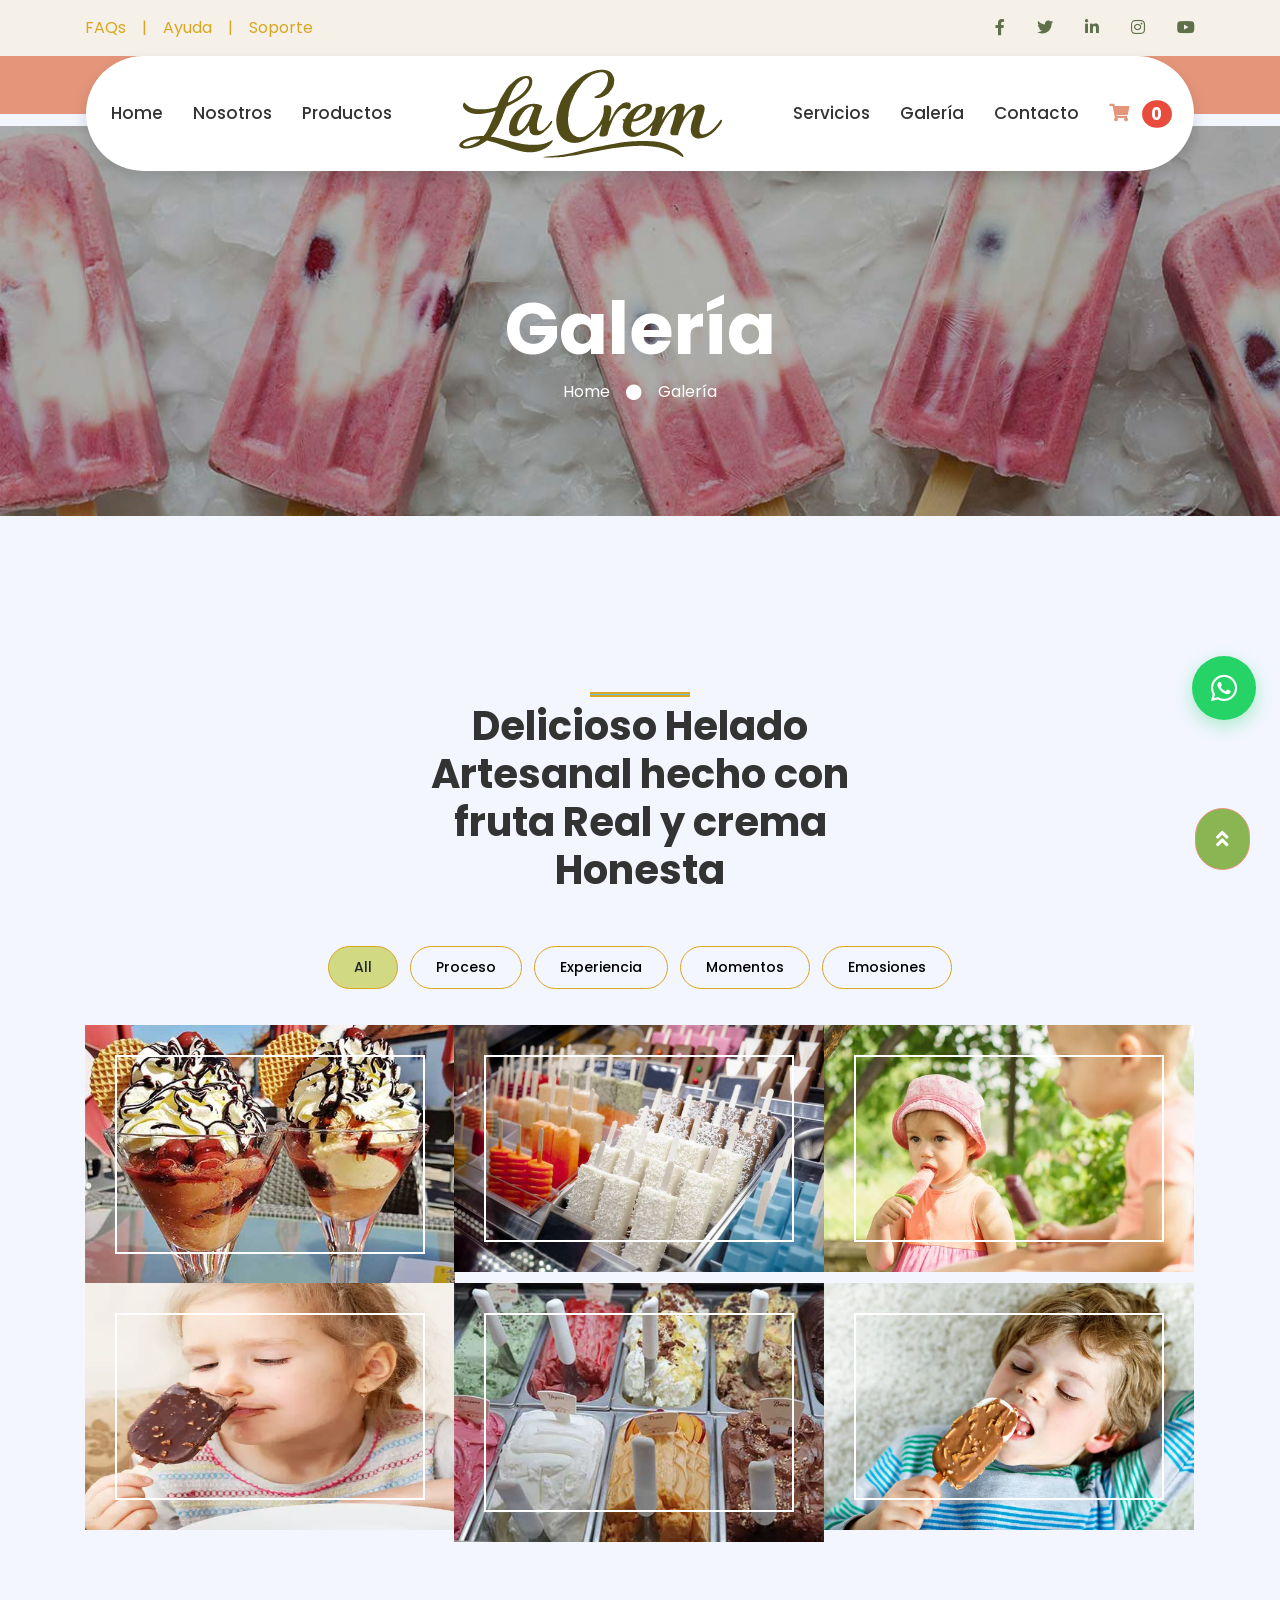
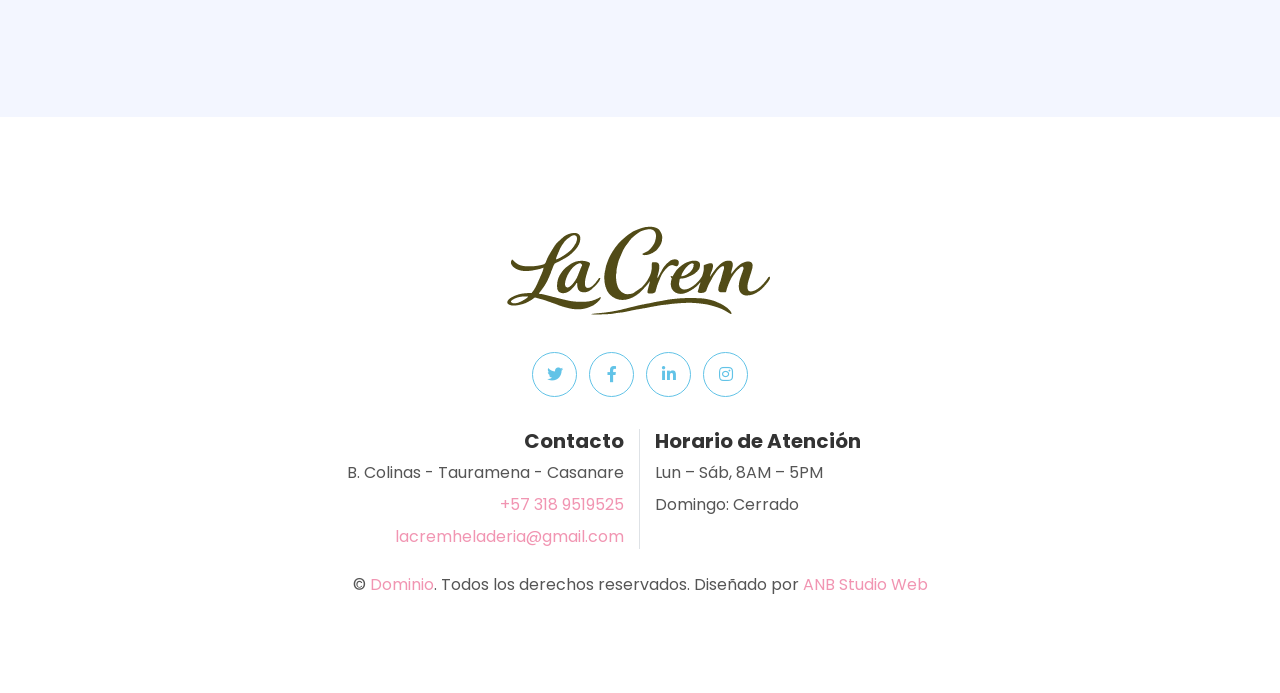
<file: gallery.html>
<!DOCTYPE html>
<html lang="en">

<head>
    <meta charset="utf-8">
    <title>La Crem - Helado Artesanal</title>
    <meta content="width=device-width, initial-scale=1.0" name="viewport">
    <meta content="Free HTML Templates" name="keywords">
    <meta content="Free HTML Templates" name="description">

    <!-- Favicon -->
    <link href="img/favicon.ico" rel="icon">

    <!-- Google Web Fonts -->
    <link rel="preconnect" href="https://fonts.gstatic.com">
    <link href="https://fonts.googleapis.com/css2?family=Poppins:wght@400;500;600;700&display=swap" rel="stylesheet">

    <!-- Font Awesome -->
    <link href="https://cdnjs.cloudflare.com/ajax/libs/font-awesome/5.10.0/css/all.min.css" rel="stylesheet">

    <!-- Libraries Stylesheet -->
    <link href="lib/owlcarousel/assets/owl.carousel.min.css" rel="stylesheet">
    <link href="lib/lightbox/css/lightbox.min.css" rel="stylesheet">

    <!-- Customized Bootstrap Stylesheet -->
    <link href="css/style.css" rel="stylesheet">
</head>

<body id="top">
    <!-- Topbar Start -->
    <div class="container-fluid bg-primary py-3 d-none d-md-block">
        <div class="container">
            <div class="row">
                <div class="col-md-6 text-center text-lg-left mb-2 mb-lg-0">
                    <div class="d-inline-flex align-items-center">
                        <a class="text-dorado pr-3" href="">FAQs</a>
                        <span class="text-dorado">|</span>
                        <a class="text-dorado px-3" href="">Ayuda</a>
                        <span class="text-dorado">|</span>
                        <a class="text-dorado pl-3" href="">Soporte</a>
                    </div>
                </div>
                <div class="col-md-6 text-center text-lg-right">
                    <div class="d-inline-flex align-items-center">
                        <a class="text-oliva px-3" href="">
                            <i class="fab fa-facebook-f"></i>
                        </a>
                        <a class="text-oliva px-3" href="">
                            <i class="fab fa-twitter"></i>
                        </a>
                        <a class="text-oliva px-3" href="">
                            <i class="fab fa-linkedin-in"></i>
                        </a>
                        <a class="text-oliva px-3" href="">
                            <i class="fab fa-instagram"></i>
                        </a>
                        <a class="text-oliva pl-3" href="">
                            <i class="fab fa-youtube"></i>
                        </a>
                    </div>
                </div>
            </div>
        </div>
    </div>
    <!-- Topbar End -->


    <!-- Navbar Start -->
    <div class="container-fluid position-relative nav-bar p-0">
        <div class="container-lg position-relative p-0 px-lg-3" style="z-index: 9;">
            <nav class="navbar navbar-expand-lg bg-white navbar-light shadow p-lg-0">
                <a href="index.html" class="navbar-brand d-block d-lg-none">
                    <img src="img/logo1.png" width="150" height="50" alt="">
                </a>
                <button type="button" class="navbar-toggler" data-toggle="collapse" data-target="#navbarCollapse">
                    <span class="navbar-toggler-icon"></span>
                </button>
                <div class="collapse navbar-collapse justify-content-between" id="navbarCollapse">
                    <div class="navbar-nav ml-auto py-0">
                        <a href="index.html" class="nav-item nav-link">Home</a>
                        <a href="about.html" class="nav-item nav-link">Nosotros</a>
                        <a href="product.html" class="nav-item nav-link">Productos</a>
                    </div>
                    <a href="index.html" class="navbar-brand mx-5 d-none d-lg-block">
                        <!-- <h1 class="m-0 display-4 text-primary"><span class="text-secondary">La </span>Crem</h1> -->
                        <img src="img/logo1.png" alt="">
                    </a>
                    <div class="navbar-nav mr-auto py-0">
                        <a href="service.html" class="nav-item nav-link">Servicios</a>
                        <a href="gallery.html" class="nav-item nav-link active">Galería</a>
                        <a href="contact.html" class="nav-item nav-link">Contacto</a>
                        <a href="cart.html" class="nav-item nav-link">
                            <i class="fas fa-shopping-cart"></i> <span class="badge badge-primary"
                                id="cart-badge">0</span>
                        </a>
                    </div>
                </div>
            </nav>
        </div>
    </div>
    <!-- Navbar End -->


    <!-- Header Start -->
    <div class="jumbotron jumbotron-fluid page-header" style="margin-bottom: 90px;">
        <div class="container text-center py-5">
            <h1 class="text-white display-3 mt-lg-5">Galería</h1>
            <div class="d-inline-flex align-items-center text-white">
                <p class="m-0"><a class="text-white" href="./index.html">Home</a></p>
                <i class="fa fa-circle px-3"></i>
                <p class="m-0">Galería</p>
            </div>
        </div>
    </div>
    <!-- Header End -->


    <!-- Portfolio Start -->
    <div class="container-fluid py-5 px-0">
        <div class="container py-5">
            <div class="row justify-content-center">
                <div class="col-lg-5">
                    <h1 class="section-title position-relative text-center mb-5">Delicioso Helado Artesanal hecho con
                        fruta Real y crema Honesta</h1>
                </div>
            </div>
            <div class="row">
                <div class="col-12 text-center">
                    <ul class="list-inline mb-4 pb-2" id="portfolio-flters">
                        <li class="btn btn-sm btn-outline-primary m-1 active" data-filter="*">All</li>
                        <li class="btn btn-sm btn-outline-primary m-1" data-filter=".first">Proceso</li>
                        <li class="btn btn-sm btn-outline-primary m-1" data-filter=".second">Experiencia</li>
                        <li class="btn btn-sm btn-outline-primary m-1" data-filter=".third">Momentos</li>
                        <li class="btn btn-sm btn-outline-primary m-1" data-filter=".fourth">Emosiones</li>
                        <!-- <li class="btn btn-sm btn-outline-primary m-1" data-filter=".fifth">Signature</li> -->
                    </ul>
                </div>
            </div>
            <div class="row m-0 portfolio-container">
                <div class="col-lg-4 col-md-6 p-0 portfolio-item second">
                    <div class="position-relative overflow-hidden">
                        <img class="img-fluid w-100" src="img/portfolio-1.jpg" alt="">
                        <a class="portfolio-btn" href="img/portfolio-1.jpg" data-lightbox="portfolio">
                            <i class="fa fa-plus text-primary" style="font-size: 60px;"></i>
                        </a>
                    </div>
                </div>
                <div class="col-lg-4 col-md-6 p-0 portfolio-item first">
                    <div class="position-relative overflow-hidden">
                        <img class="img-fluid w-100" src="img/Portfolio/Gallery/Proceso.webp" alt="">
                        <a class="portfolio-btn" href="img/Portfolio/Gallery/Proceso.webp" data-lightbox="portfolio">
                            <i class="fa fa-plus text-primary" style="font-size: 60px;"></i>
                        </a>
                    </div>
                </div>
                <div class="col-lg-4 col-md-6 p-0 portfolio-item third">
                    <div class="position-relative overflow-hidden">
                        <img class="img-fluid w-100" src="img/Portfolio/Gallery/experiencia.webp" alt="">
                        <a class="portfolio-btn" href="img/Portfolio/Gallery/experiencia.webp"
                            data-lightbox="portfolio">
                            <i class="fa fa-plus text-primary" style="font-size: 60px;"></i>
                        </a>
                    </div>
                </div>
                <div class="col-lg-4 col-md-6 p-0 portfolio-item third">
                    <div class="position-relative overflow-hidden">
                        <img class="img-fluid w-100" src="img/Portfolio/Gallery/Emosion2.webp" alt="">
                        <a class="portfolio-btn" href="img/Portfolio/Gallery/Emosion2.webp" data-lightbox="portfolio">
                            <i class="fa fa-plus text-primary" style="font-size: 60px;"></i>
                        </a>
                    </div>
                </div>
                <div class="col-lg-4 col-md-6 p-0 portfolio-item second">
                    <div class="position-relative overflow-hidden">
                        <img class="img-fluid w-100" src="img/portfolio-5.jpg" alt="">
                        <a class="portfolio-btn" href="img/portfolio-5.jpg" data-lightbox="portfolio">
                            <i class="fa fa-plus text-primary" style="font-size: 60px;"></i>
                        </a>
                    </div>
                </div>
                <div class="col-lg-4 col-md-6 p-0 portfolio-item fourth">
                    <div class="position-relative overflow-hidden">
                        <img class="img-fluid w-100" src="img/Portfolio/Gallery/Emosion.webp" alt="">
                        <a class="portfolio-btn" href="img//Portfolio/Gallery/Emosion.webp" data-lightbox="portfolio">
                            <i class="fa fa-plus text-primary" style="font-size: 60px;"></i>
                        </a>
                    </div>
                </div>
            </div>
        </div>
    </div>
    <!-- Portfolio End -->


    <!-- Footer Start -->
    <div class="container-fluid footer bg-light py-5" style="margin-top: 90px;">
        <div class="container text-center py-5">
            <div class="row">
                <div class="col-12 mb-4">
                    <a href="index.html" class="navbar-brand m-0">
                        <!-- <h1 class="m-0 mt-n2 display-4 text-primary"><span class="text-secondary">LA</span>CREM</h1> -->
                        <img src="img/logo1.png" alt="">
                    </a>
                </div>
                <div class="col-12 mb-4">
                    <a class="btn btn-outline-secondary btn-social mr-2" href="https://wa.me/573189519525"><i
                            class="fab fa-twitter"></i></a>
                    <a class="btn btn-outline-secondary btn-social mr-2" href="https://wa.me/573189519525"><i
                            class="fab fa-facebook-f"></i></a>
                    <a class="btn btn-outline-secondary btn-social mr-2" href="https://wa.me/573189519525"><i
                            class="fab fa-linkedin-in"></i></a>
                    <a class="btn btn-outline-secondary btn-social" href="https://wa.me/573189519525"><i
                            class="fab fa-instagram"></i></a>
                </div>
                <div class="col-12 mt-2 mb-4">
                    <div class="row">
                        <div class="col-sm-6 text-center text-sm-right border-right mb-3 mb-sm-0">
                            <h5 class="font-weight-bold mb-2">Contacto</h5>
                            <p class="mb-2">B. Colinas - Tauramena - Casanare</p>
                            <p class="mb-2">
                                <a href="https://wa.me/573189519525">+57 318 9519525</a>
                            </p>
                            <p class="mb-0">
                                <a href="mailto:lacremheladeria@gmail.com">lacremheladeria@gmail.com</a>
                            </p>
                        </div>
                        <div class="col-sm-6 text-center text-sm-left">
                            <h5 class="font-weight-bold mb-2">Horario de Atención</h5>
                            <p class="mb-2">Lun – Sáb, 8AM – 5PM</p>
                            <p class="mb-0">Domingo: Cerrado</p>
                        </div>
                    </div>
                </div>
                <div class="col-12">
                    <p class="m-0">&copy; <a href="#">Dominio</a>. Todos los derechos reservados. Diseñado por <a
                            href="https://htmlcodex.com">ANB Studio Web</a>
                    </p>
                </div>
            </div>
        </div>
    </div>
    <!-- Footer End -->


    <!-- Back to Top -->
    <a href="#top" class="btn btn-secondary px-2 back-to-top"><i class="fa fa-angle-double-up"></i></a>


    <!-- JavaScript Libraries -->
    <script src="https://code.jquery.com/jquery-3.4.1.min.js"></script>
    <script src="https://stackpath.bootstrapcdn.com/bootstrap/4.4.1/js/bootstrap.bundle.min.js"></script>
    <script src="lib/easing/easing.min.js"></script>
    <script src="lib/waypoints/waypoints.min.js"></script>
    <script src="lib/owlcarousel/owl.carousel.min.js"></script>
    <script src="lib/isotope/isotope.pkgd.min.js"></script>
    <script src="lib/lightbox/js/lightbox.min.js"></script>


    <!-- Contact Javascript File -->
    <script src="mail/jqBootstrapValidation.min.js"></script>
    <script src="mail/contact.js"></script>

    <!-- Template Javascript -->
    <script src="js/main.js"></script>

    <!-- Cart Javascript -->
    <script src="js/cart.js"></script>

    <!-- Script para abrir ctaegoria en galeria -->
    <script>
        document.addEventListener("DOMContentLoaded", function () {

            const params = new URLSearchParams(window.location.search);
            const category = params.get("category");

            if (category) {

                const filterValue = "." + category;

                // Activar botón correcto
                document.querySelectorAll("#portfolio-flters li")
                    .forEach(btn => {
                        btn.classList.remove("active");

                        if (btn.getAttribute("data-filter") === filterValue) {
                            btn.classList.add("active");
                        }
                    });

                // Si usas Isotope (tu plantilla casi seguro lo usa)
                if (typeof $ !== "undefined" && $('.portfolio-container').length) {
                    $('.portfolio-container').isotope({
                        filter: filterValue
                    });
                }
            }

        });
    </script>

</body>

</html>
</file>
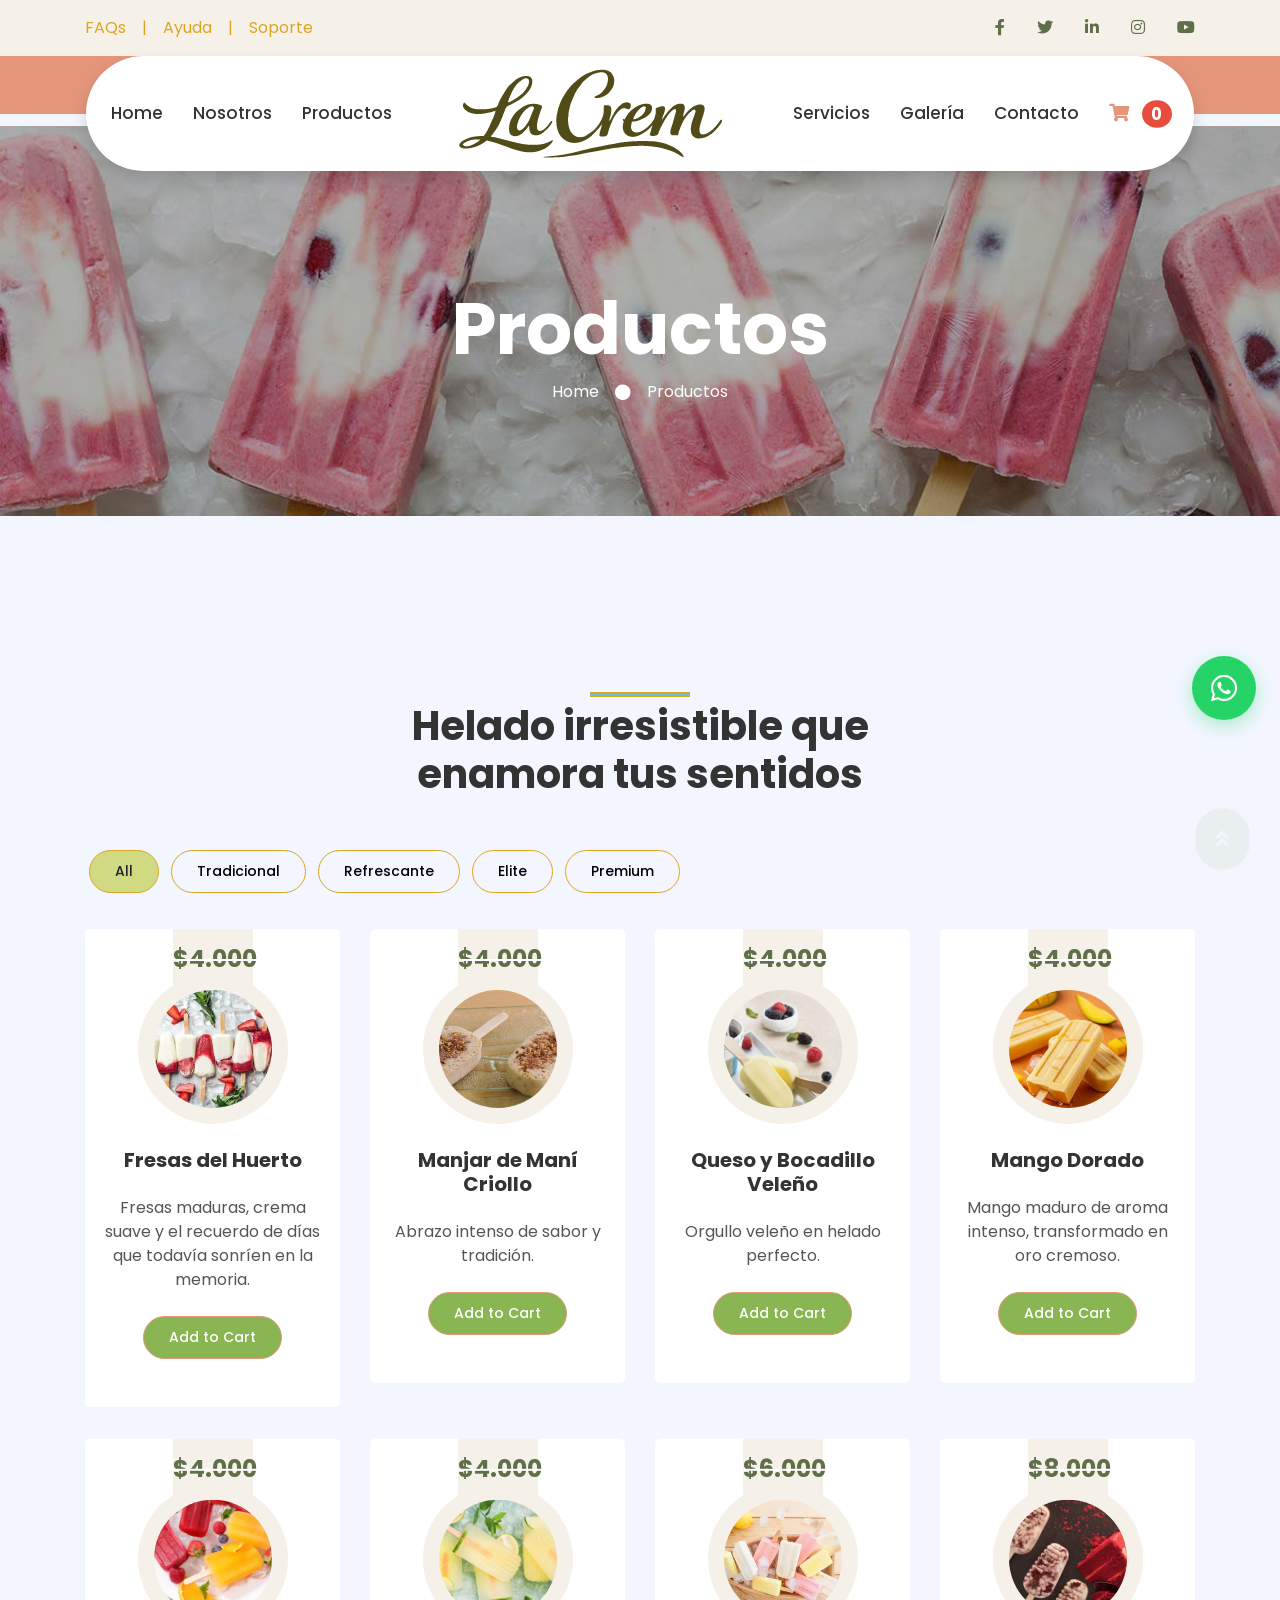
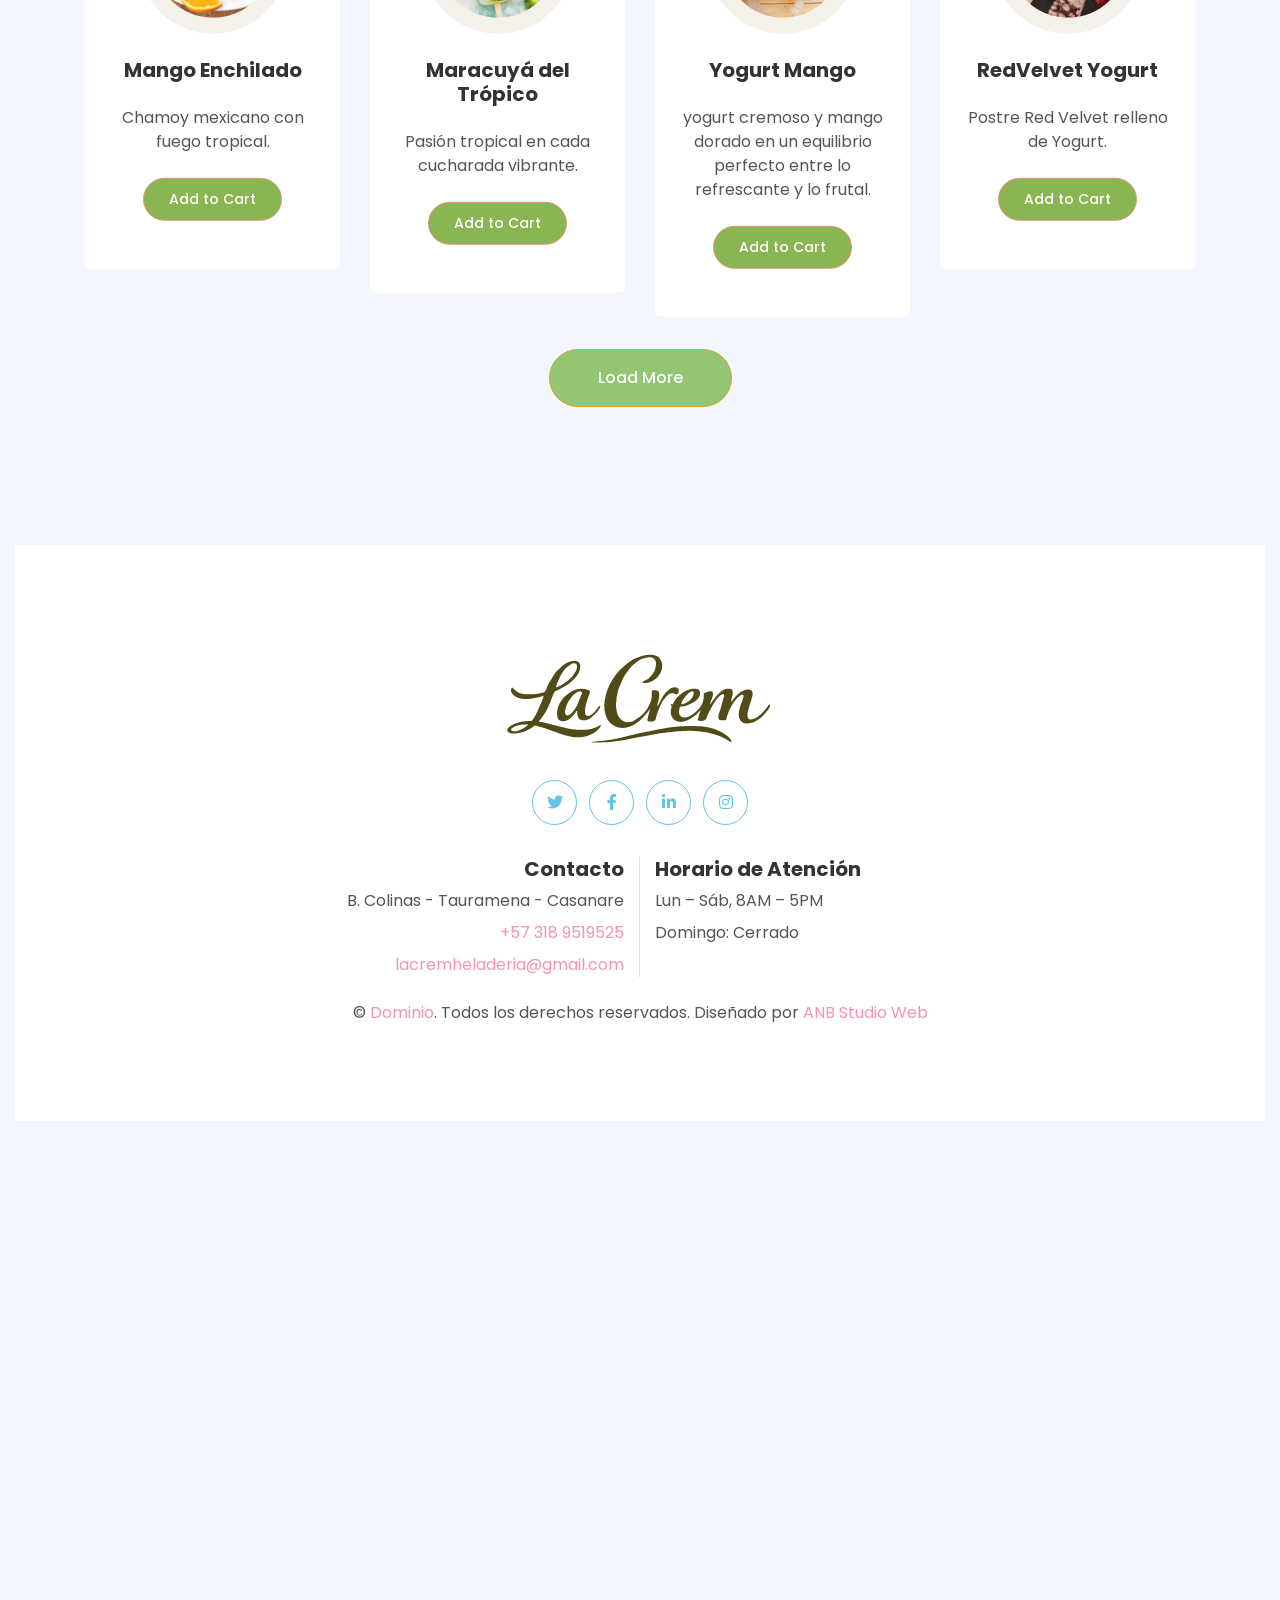
<file: product.html>
<!DOCTYPE html>
<html lang="en">

<head>
    <meta charset="utf-8">
    <title>LA CREM - Helado Artesanal</title>
    <meta content="width=device-width, initial-scale=1.0" name="viewport">
    <meta content="Free HTML Templates" name="keywords">
    <meta content="Free HTML Templates" name="description">

    <!-- Favicon -->
    <link href="img/favicon.ico" rel="icon">

    <!-- Google Web Fonts -->
    <link rel="preconnect" href="https://fonts.gstatic.com">
    <link href="https://fonts.googleapis.com/css2?family=Poppins:wght@400;500;600;700&display=swap" rel="stylesheet">

    <!-- Font Awesome -->
    <link href="https://cdnjs.cloudflare.com/ajax/libs/font-awesome/5.10.0/css/all.min.css" rel="stylesheet">

    <!-- Libraries Stylesheet -->
    <link href="lib/owlcarousel/assets/owl.carousel.min.css" rel="stylesheet">
    <link href="lib/lightbox/css/lightbox.min.css" rel="stylesheet">

    <!-- Customized Bootstrap Stylesheet -->
    <link href="css/style.css" rel="stylesheet">

    <!-- Customized Bootstrap Stylesheet -->
    <link href="css/style.css" rel="stylesheet">
</head>

<body id="top">
    <!-- Topbar Start -->
    <div class="container-fluid bg-primary py-3 d-none d-md-block">
        <div class="container">
            <div class="row">
                <div class="col-md-6 text-center text-lg-left mb-2 mb-lg-0">
                    <div class="d-inline-flex align-items-center">
                        <a class="text-dorado pr-3" href="">FAQs</a>
                        <span class="text-dorado">|</span>
                        <a class="text-dorado px-3" href="">Ayuda</a>
                        <span class="text-dorado">|</span>
                        <a class="text-dorado pl-3" href="">Soporte</a>
                    </div>
                </div>
                <div class="col-md-6 text-center text-lg-right">
                    <div class="d-inline-flex align-items-center">
                        <a class="text-oliva px-3" href="">
                            <i class="fab fa-facebook-f"></i>
                        </a>
                        <a class="text-oliva px-3" href="">
                            <i class="fab fa-twitter"></i>
                        </a>
                        <a class="text-oliva px-3" href="">
                            <i class="fab fa-linkedin-in"></i>
                        </a>
                        <a class="text-oliva px-3" href="">
                            <i class="fab fa-instagram"></i>
                        </a>
                        <a class="text-oliva pl-3" href="">
                            <i class="fab fa-youtube"></i>
                        </a>
                    </div>
                </div>
            </div>
        </div>
    </div>
    <!-- Topbar End -->


    <!-- Navbar Start -->
    <div class="container-fluid position-relative nav-bar p-0">
        <div class="container-lg position-relative p-0 px-lg-3" style="z-index: 9;">
            <nav class="navbar navbar-expand-lg bg-white navbar-light shadow p-lg-0">
                <a href="index.html" class="navbar-brand d-block d-lg-none">
                    <h1 class="c"><span class="text-secondary">La </span>CREM</h1>
                </a>
                <button type="button" class="navbar-toggler" data-toggle="collapse" data-target="#navbarCollapse">
                    <span class="navbar-toggler-icon"></span>
                </button>
                <div class="collapse navbar-collapse justify-content-between" id="navbarCollapse">
                    <div class="navbar-nav ml-auto py-0">
                        <a href="index.html" class="nav-item nav-link">Home</a>
                        <a href="about.html" class="nav-item nav-link">Nosotros</a>
                        <a href="product.html" class="nav-item nav-link active">Productos</a>
                    </div>
                    <a href="index.html" class="navbar-brand mx-5 d-none d-lg-block">
                        <!-- <h1 class="m-0 display-4 text-primary"><span class="text-secondary">La </span>Crem</h1> -->
                        <img src="img/logo1.png" alt="">
                    </a>
                    <div class="navbar-nav mr-auto py-0">
                        <a href="service.html" class="nav-item nav-link">Servicios</a>
                        <a href="gallery.html" class="nav-item nav-link">Galería</a>
                        <a href="contact.html" class="nav-item nav-link">Contacto</a>
                        <a href="cart.html" class="nav-item nav-link">
                            <i class="fas fa-shopping-cart"></i> <span class="badge badge-primary"
                                id="cart-badge">0</span>
                        </a>
                    </div>
                </div>
            </nav>
        </div>
    </div>
    <!-- Navbar End -->


    <!-- Header Start -->
    <div class="jumbotron jumbotron-fluid page-header" style="margin-bottom: 90px;">
        <div class="container text-center py-5">
            <h1 class="text-white display-3 mt-lg-5">Productos</h1>
            <div class="d-inline-flex align-items-center text-white">
                <p class="m-0"><a class="text-white" href="./index.html">Home</a></p>
                <i class="fa fa-circle px-3"></i>
                <p class="m-0">Productos</p>
            </div>
        </div>
    </div>
    <!-- Header End -->


    <!-- Products Start -->
    <div class="container-fluid py-5">
        <div class="container py-5">
            <div class="row justify-content-center">
                <div class="col-lg-6">
                    <h1 class="section-title position-relative text-center mb-5">Helado irresistible que enamora tus
                        sentidos</h1>
                </div>
            </div>
            <div class="row">
                <div class="col-12 text-left">
                    <ul class="list-inline mb-4 pb-2" id="portfolio-flters">
                        <li class="btn btn-sm btn-outline-primary m-1 active" data-filter="*">All</li>
                        <li class="btn btn-sm btn-outline-primary m-1" data-filter=".first">Tradicional</li>
                        <li class="btn btn-sm btn-outline-primary m-1" data-filter=".second">Refrescante</li>
                        <li class="btn btn-sm btn-outline-primary m-1" data-filter=".third">Elite</li>
                        <li class="btn btn-sm btn-outline-primary m-1" data-filter=".fourth">Premium</li>
                        <!-- <li class="btn btn-sm btn-outline-primary m-1" data-filter=".fifth">Signature</li> -->
                    </ul>
                </div>
            </div>
            <div class="row portfolio-container">
                <div class="col-lg-12 portfolio-item first mb-4">
                    <div class="row">
                        <div class="col-12 text-left">
                            <h4 class="section-title position-relative mb-3">Clasico</h4>
                            <h5 class="text-muted">Base Láctea</h5>
                        </div>
                    </div>
                </div>
                <div class="col-lg-3 col-md-6 mb-4 pb-2 portfolio-item first">
                    <div
                        class="product-item d-flex flex-column align-items-center text-center bg-light rounded py-5 px-3">
                        <div class="bg-primary mt-n5 py-3" style="width: 80px;">
                            <h4 class="font-weight-bold text-oliva mb-0">$4.000</h4>
                        </div>
                        <div class="position-relative bg-primary rounded-circle mt-n3 mb-4 p-3"
                            style="width: 150px; height: 150px;">
                            <img class="rounded-circle w-100 h-100" src="img/Product/Tradicional/Fresas.jpg"
                                style="object-fit: cover;">
                        </div>
                        <h5 class="font-weight-bold mb-4">Fresas del Huerto</h5>
                        <p class="m-0 mb-4">Fresas maduras, crema suave y el recuerdo de días que todavía sonríen en la
                            memoria.</p>
                        <button class="btn btn-sm btn-secondary add-to-cart"
                            onclick="alert('Click verified'); addToCart(this)" data-id="1.1"
                            data-name="Fresas del Huerto" data-price="4000"
                            data-image="img/Product/Tradicional/Fresas.jpg">Add to Cart</button>
                    </div>
                </div>
                <div class="col-lg-3 col-md-6 mb-4 pb-2 portfolio-item first">
                    <div
                        class="product-item d-flex flex-column align-items-center text-center bg-light rounded py-5 px-3">
                        <div class="bg-primary mt-n5 py-3" style="width: 80px;">
                            <h4 class="font-weight-bold text-oliva mb-0">$4.000</h4>
                        </div>
                        <div class="position-relative bg-primary rounded-circle mt-n3 mb-4 p-3"
                            style="width: 150px; height: 150px;">
                            <img class="rounded-circle w-100 h-100" src="img/Product/Tradicional/Ron.jpg"
                                style="object-fit: cover;">
                        </div>
                        <h5 class="font-weight-bold mb-4">Ron con Pasas sultanicas</h5>
                        <p class="m-0 mb-4">Caribe eterno en cada cucharada ronca.</p>
                        <button class="btn btn-sm btn-secondary add-to-cart" onclick="addToCart(this)" data-id="1.2"
                            data-name="Ron con Pasas sultanicas" data-price="4000"
                            data-image="img/Product/Tradicional/Ron.jpg">Add to Cart</button>
                    </div>
                </div>
                <div class="col-lg-3 col-md-6 mb-4 pb-2 portfolio-item first">
                    <div
                        class="product-item d-flex flex-column align-items-center text-center bg-light rounded py-5 px-3">
                        <div class="bg-primary mt-n5 py-3" style="width: 80px;">
                            <h4 class="font-weight-bold text-oliva mb-0">$4.000</h4>
                        </div>
                        <div class="position-relative bg-primary rounded-circle mt-n3 mb-4 p-3"
                            style="width: 150px; height: 150px;">
                            <img class="rounded-circle w-100 h-100" src="img/Product/Tradicional/oreo.jpeg"
                                style="object-fit: cover;">
                        </div>
                        <h5 class="font-weight-bold mb-4">Galleta Oreo Crunch</h5>
                        <p class="m-0 mb-4">Infancia crujiente en crema oscura</p>
                        <button class="btn btn-sm btn-secondary add-to-cart" onclick="addToCart(this)" data-id="1.3"
                            data-name="Galleta Oreo Crunch" data-price="4000"
                            data-image="img/Product/Tradicional/oreo.jpeg">Add to
                            Cart</button>
                    </div>
                </div>
                <div class="col-lg-3 col-md-6 mb-4 pb-2 portfolio-item first">
                    <div
                        class="product-item d-flex flex-column align-items-center text-center bg-light rounded py-5 px-3">
                        <div class="bg-primary mt-n5 py-3" style="width: 80px;">
                            <h4 class="font-weight-bold text-oliva mb-0">$4.000</h4>
                        </div>
                        <div class="position-relative bg-primary rounded-circle mt-n3 mb-4 p-3"
                            style="width: 150px; height: 150px; ">
                            <img class="rounded-circle w-100 h-100" src="img/Product/Tradicional/mani.png"
                                style="object-fit: cover;">
                        </div>
                        <h5 class="font-weight-bold mb-4">Manjar de Maní Criollo</h5>
                        <p class="m-0 mb-4">Abrazo intenso de sabor y tradición.</p>
                        <button class="btn btn-sm btn-secondary add-to-cart" onclick="addToCart(this)" data-id="1.4"
                            data-name="Manjar de Maní Criollo" data-price="4000"
                            data-image="img/Product/Tradicional/mani.png">Add to Cart</button>
                    </div>
                </div>

                <div class="col-lg-3 col-md-6 mb-4 pb-2 portfolio-item first">
                    <div
                        class="product-item d-flex flex-column align-items-center text-center bg-light rounded py-5 px-3">
                        <div class="bg-primary mt-n5 py-3" style="width: 80px;">
                            <h4 class="font-weight-bold text-oliva mb-0">$4.000</h4>
                        </div>
                        <div class="position-relative bg-primary rounded-circle mt-n3 mb-4 p-3"
                            style="width: 150px; height: 150px;">
                            <img class="rounded-circle w-100 h-100" src="img/Product/Tradicional/mora.jpg"
                                style="object-fit: cover;">
                        </div>
                        <h5 class="font-weight-bold mb-4">Mora Yogur Natural</h5>
                        <p class="m-0 mb-4">Bosque saludable en yogurt cremoso.</p>
                        <button class="btn btn-sm btn-secondary add-to-cart" onclick="addToCart(this)" data-id="1.5"
                            data-name="Mora Yogur Natural" data-price="4000"
                            data-image="img/Product/Tradicional/mora.jpg">Add to Cart</button>
                    </div>
                </div>
                <div class="col-lg-3 col-md-6 mb-4 pb-2 portfolio-item first">
                    <div
                        class="product-item d-flex flex-column align-items-center text-center bg-light rounded py-5 px-3">
                        <div class="bg-primary mt-n5 py-3" style="width: 80px;">
                            <h4 class="font-weight-bold text-oliva mb-0">$4.000</h4>
                        </div>
                        <div class="position-relative bg-primary rounded-circle mt-n3 mb-4 p-3"
                            style="width: 150px; height: 150px;">
                            <img class="rounded-circle w-100 h-100" src="img/Product/Tradicional/napolitano.jpg"
                                style="object-fit: cover;">
                        </div>
                        <h5 class="font-weight-bold mb-4">Napolitano</h5>
                        <p class="m-0 mb-4">Trío legendario de Italia helada.</p>
                        <button class="btn btn-sm btn-secondary add-to-cart" onclick="addToCart(this)" data-id="1.6"
                            data-name="Napolitano" data-price="4000"
                            data-image="img/Product/Tradicional/napolitano.jpg">Add to Cart</button>
                    </div>
                </div>
                <div class="col-lg-3 col-md-6 mb-4 pb-2 portfolio-item first">
                    <div
                        class="product-item d-flex flex-column align-items-center text-center bg-light rounded py-5 px-3">
                        <div class="bg-primary mt-n5 py-3" style="width: 80px;">
                            <h4 class="font-weight-bold text-oliva mb-0">$4.000</h4>
                        </div>
                        <div class="position-relative bg-primary rounded-circle mt-n3 mb-4 p-3"
                            style="width: 150px; height: 150px;">
                            <img class="rounded-circle w-100 h-100" src="img/Product/Tradicional/queso.jpg"
                                style="object-fit: cover;">
                        </div>
                        <h5 class="font-weight-bold mb-4">Queso y Bocadillo Veleño</h5>
                        <p class="m-0 mb-4">Orgullo veleño en helado perfecto.</p>
                        <button class="btn btn-sm btn-secondary add-to-cart" onclick="addToCart(this)" data-id="1.7"
                            data-name="Queso" data-price="4000" data-image="img/Product/Tradicional/queso.jpg">Add to
                            Cart</button>
                    </div>
                </div>
                <div class="col-lg-3 col-md-6 mb-4 pb-2 portfolio-item first">
                    <div
                        class="product-item d-flex flex-column align-items-center text-center bg-light rounded py-5 px-3">
                        <div class="bg-primary mt-n5 py-3" style="width: 80px;">
                            <h4 class="font-weight-bold text-oliva mb-0">$4.000</h4>
                        </div>
                        <div class="position-relative bg-primary rounded-circle mt-n3 mb-4 p-3"
                            style="width: 150px; height: 150px;">
                            <img class="rounded-circle w-100 h-100" src="img/Product/Tradicional/choco-menta.jpg"
                                style="object-fit: cover;">
                        </div>
                        <h5 class="font-weight-bold mb-4">Choco Menta Andina</h5>
                        <p class="m-0 mb-4">Refrescante montaña helada con fuego chocolatoso.</p>
                        <button class="btn btn-sm btn-secondary add-to-cart" onclick="addToCart(this)" data-id="1.8"
                            data-name="Choco Menta Andina" data-price="4000"
                            data-image="img/Product/Tradicional/choco-menta.png">Add to Cart</button>
                    </div>
                </div>
                <div class="col-lg-3 col-md-6 mb-4 pb-2 portfolio-item first">
                    <div
                        class="product-item d-flex flex-column align-items-center text-center bg-light rounded py-5 px-3">
                        <div class="bg-primary mt-n5 py-3" style="width: 80px;">
                            <h4 class="font-weight-bold text-oliva mb-0">$8.000</h4>
                        </div>
                        <div class="position-relative bg-primary rounded-circle mt-n3 mb-4 p-3"
                            style="width: 150px; height: 150px;">
                            <img class="rounded-circle w-100 h-100" src="img/Product/Tradicional/coco.png"
                                style="object-fit: cover;">
                        </div>
                        <h5 class="font-weight-bold mb-4">Coco del Pacífico Puro</h5>
                        <p class="m-0 mb-4">Paraíso pacífico en cono helado.</p>
                        <button class="btn btn-sm btn-secondary add-to-cart" onclick="addToCart(this)" data-id="1.9"
                            data-name="Coco del Pacífico Puro" data-price="4000"
                            data-image="img/Product/Signature/coco.png">Add to Cart</button>
                    </div>
                </div>
                <div class="col-lg-12 portfolio-item second mb-4">
                    <div class="row">
                        <div class="col-12 text-left">
                            <h4 class="section-title position-relative mb-3">frutal</h4>
                            <h5 class="text-muted">Base Agua</h5>
                        </div>
                    </div>
                </div>
                <div class="col-lg-3 col-md-6 mb-4 pb-2 portfolio-item second">
                    <div
                        class="product-item d-flex flex-column align-items-center text-center bg-light rounded py-5 px-3">
                        <div class="bg-primary mt-n5 py-3" style="width: 80px;">
                            <h4 class="font-weight-bold text-oliva mb-0">$4.000</h4>
                        </div>
                        <div class="position-relative bg-primary rounded-circle mt-n3 mb-4 p-3"
                            style="width: 150px; height: 150px;">
                            <img class="rounded-circle w-100 h-100" src="img/Product/Refrescante/mango.jpg"
                                style="object-fit: cover;">
                        </div>
                        <h5 class="font-weight-bold mb-4">Mango Dorado</h5>
                        <p class="m-0 mb-4">Mango maduro de aroma intenso, transformado en oro cremoso.</p>
                        <button class="btn btn-sm btn-secondary add-to-cart" onclick="addToCart(this)" data-id="2.1"
                            data-name="Mango Dorado" data-price="4000"
                            data-image="img/Product/Refrescante/mango.jpg">Add to Cart</button>
                    </div>
                </div>
                <div class="col-lg-3 col-md-6 mb-4 pb-2 portfolio-item second">
                    <div
                        class="product-item d-flex flex-column align-items-center text-center bg-light rounded py-5 px-3">
                        <div class="bg-primary mt-n5 py-3" style="width: 80px;">
                            <h4 class="font-weight-bold text-oliva mb-0">$4.000</h4>
                        </div>
                        <div class="position-relative bg-primary rounded-circle mt-n3 mb-4 p-3"
                            style="width: 150px; height: 150px;">
                            <img class="rounded-circle w-100 h-100" src="img/Product/Refrescante/mora.jpg"
                                style="object-fit: cover;">
                        </div>
                        <h5 class="font-weight-bold mb-4">Mora Fresca de la Montaña </h5>
                        <p class="m-0 mb-4">Un sorbo helado de bosque andino en cada bocado..</p>
                        <button class="btn btn-sm btn-secondary add-to-cart" onclick="addToCart(this)" data-id="2.2"
                            data-name="Mora Fresca de la Montaña" data-price="4000"
                            data-image="img/Product/Refrescante/mora.jpg">Add to Cart</button>
                    </div>
                </div>
                <div class="col-lg-3 col-md-6 mb-4 pb-2 portfolio-item second">
                    <div
                        class="product-item d-flex flex-column align-items-center text-center bg-light rounded py-5 px-3">
                        <div class="bg-primary mt-n5 py-3" style="width: 80px;">
                            <h4 class="font-weight-bold text-oliva mb-0">$4.000</h4>
                        </div>
                        <div class="position-relative bg-primary rounded-circle mt-n3 mb-4 p-3"
                            style="width: 150px; height: 150px;">
                            <img class="rounded-circle w-100 h-100" src="img/Product/Refrescante/mango-enchilado.jpg"
                                style="object-fit: cover;">
                        </div>
                        <h5 class="font-weight-bold mb-4">Mango Enchilado</h5>
                        <p class="m-0 mb-4">Chamoy mexicano con fuego tropical.</p>
                        <button class="btn btn-sm btn-secondary add-to-cart" onclick="addToCart(this)" data-id="2.3"
                            data-name="Mango Enchilado" data-price="4000"
                            data-image="img/Product/Refrescante/mango-enchilado.jpg">Add to
                            Cart</button>
                    </div>
                </div>
                <div class="col-lg-3 col-md-6 mb-4 pb-2 portfolio-item second">
                    <div
                        class="product-item d-flex flex-column align-items-center text-center bg-light rounded py-5 px-3">
                        <div class="bg-primary mt-n5 py-3" style="width: 80px;">
                            <h4 class="font-weight-bold text-oliva mb-0">$4.000</h4>
                        </div>
                        <div class="position-relative bg-primary rounded-circle mt-n3 mb-4 p-3"
                            style="width: 150px; height: 150px;">
                            <img class="rounded-circle w-100 h-100" src="img/Product/Refrescante/maracumango.jpg"
                                style="object-fit: cover;">
                        </div>
                        <h5 class="font-weight-bold mb-4">Maracumango Fusión</h5>
                        <p class="m-0 mb-4">Mango jugoso y maracuyá vibrante en una fusión irresistible que despierta el
                            paladar..</p>
                        <button class="btn btn-sm btn-secondary add-to-cart" onclick="addToCart(this)" data-id="2.4"
                            data-name="Maracumango Fusión" data-price="4000"
                            data-image="img/Product/Refrescante/maracumango.jpg">Add to Cart</button>
                    </div>
                </div>
                <div class="col-lg-3 col-md-6 mb-4 pb-2 portfolio-item second">
                    <div
                        class="product-item d-flex flex-column align-items-center text-center bg-light rounded py-5 px-3">
                        <div class="bg-primary mt-n5 py-3" style="width: 80px;">
                            <h4 class="font-weight-bold text-oliva mb-0">$4.000</h4>
                        </div>
                        <div class="position-relative bg-primary rounded-circle mt-n3 mb-4 p-3"
                            style="width: 150px; height: 150px;">
                            <img class="rounded-circle w-100 h-100" src="img/Product/Refrescante/maracuya.jpg"
                                style="object-fit: cover;">
                        </div>
                        <h5 class="font-weight-bold mb-4">Maracuyá del Trópico</h5>
                        <p class="m-0 mb-4">Pasión tropical en cada cucharada vibrante.</p>
                        <button class="btn btn-sm btn-secondary add-to-cart" onclick="addToCart(this)" data-id="2.5"
                            data-name="Maracuyá del Trópico" data-price="4000"
                            data-image="img/Product/Refrescante/maracuya.jpg">Add to Cart</button>
                    </div>
                </div>
                <div class="col-lg-3 col-md-6 mb-4 pb-2 portfolio-item second">
                    <div
                        class="product-item d-flex flex-column align-items-center text-center bg-light rounded py-5 px-3">
                        <div class="bg-primary mt-n5 py-3" style="width: 80px;">
                            <h4 class="font-weight-bold text-oliva mb-0">$4.000</h4>
                        </div>
                        <div class="position-relative bg-primary rounded-circle mt-n3 mb-4 p-3"
                            style="width: 150px; height: 150px;">
                            <img class="rounded-circle w-100 h-100" src="img/Product/Refrescante/salpicon.jpg"
                                style="object-fit: cover;">
                        </div>
                        <h5 class="font-weight-bold mb-4">Salpicon Caribeño</h5>
                        <p class="m-0 mb-4">Caribe entero en fiesta frutal.</p>
                        <button class="btn btn-sm btn-secondary add-to-cart" onclick="addToCart(this)" data-id="2.6"
                            data-name="Salpicon Caribeño" data-price="4000"
                            data-image="img/Product/Refrescante/salpicon.jpg">Add to Cart</button>
                    </div>
                </div>
                <div class="col-lg-3 col-md-6 mb-4 pb-2 portfolio-item second">
                    <div
                        class="product-item d-flex flex-column align-items-center text-center bg-light rounded py-5 px-3">
                        <div class="bg-primary mt-n5 py-3" style="width: 80px;">
                            <h4 class="font-weight-bold text-oliva mb-0">$4.000</h4>
                        </div>
                        <div class="position-relative bg-primary rounded-circle mt-n3 mb-4 p-3"
                            style="width: 150px; height: 150px;">
                            <img class="rounded-circle w-100 h-100" src="img/Product/Refrescante/limon.jpg"
                                style="object-fit: cover;">
                        </div>
                        <h5 class="font-weight-bold mb-4">Albahaca Limón Mediterráneo</h5>
                        <p class="m-0 mb-4">Jardín italiano en frescura cítrica.</p>
                        <button class="btn btn-sm btn-secondary add-to-cart" onclick="addToCart(this)" data-id="2.7"
                            data-name="Albahaca Limón Mediterráneo" data-price="4000"
                            data-image="img/Product/Refrescante/limon.jpg">Add to Cart</button>
                    </div>
                </div>
                <div class="col-lg-12 portfolio-item third mb-4">
                    <div class="row">
                        <div class="col-12 text-left">
                            <h4 class="section-title position-relative mb-3">Gourmet</h4>
                            <h5 class="text-muted">Yogurt y Crema</h5>
                        </div>
                    </div>
                </div>
                <div class="col-lg-3 col-md-6 mb-4 pb-2 portfolio-item third">
                    <div
                        class="product-item d-flex flex-column align-items-center text-center bg-light rounded py-5 px-3">
                        <div class="bg-primary mt-n5 py-3" style="width: 80px;">
                            <h4 class="font-weight-bold text-oliva mb-0">$6.000</h4>
                        </div>
                        <div class="position-relative bg-primary rounded-circle mt-n3 mb-4 p-3"
                            style="width: 150px; height: 150px;">
                            <img class="rounded-circle w-100 h-100" src="img/Product/Elite/pie-limon.png"
                                style="object-fit: cover;">
                        </div>
                        <h5 class="font-weight-bold mb-4">Pie de Limon</h5>
                        <p class="m-0 mb-4">Tarta soleada en explosión cremosa.</p>
                        <button class="btn btn-sm btn-secondary add-to-cart" onclick="addToCart(this)" data-id="3.1"
                            data-name="Pie de Limon" data-price="6000" data-image="img/Product/Elite/pie-limon.png">Add
                            to Cart</button>
                    </div>
                </div>
                <div class="col-lg-3 col-md-6 mb-4 pb-2 portfolio-item third">
                    <div
                        class="product-item d-flex flex-column align-items-center text-center bg-light rounded py-5 px-3">
                        <div class="bg-primary mt-n5 py-3" style="width: 80px;">
                            <h4 class="font-weight-bold text-oliva mb-0">$6.000</h4>
                        </div>
                        <div class="position-relative bg-primary rounded-circle mt-n3 mb-4 p-3"
                            style="width: 150px; height: 150px;">
                            <img class="rounded-circle w-100 h-100" src="img/Product/Elite/yogurt-mango.jpg"
                                style="object-fit: cover;">
                        </div>
                        <h5 class="font-weight-bold mb-4">Yogurt Mango</h5>
                        <p class="m-0 mb-4">yogurt cremoso y mango dorado en un equilibrio perfecto entre lo refrescante
                            y lo frutal.</p>
                        <button class="btn btn-sm btn-secondary add-to-cart" onclick="addToCart(this)" data-id="3.2"
                            data-name="Yogurt Mango" data-price="6000"
                            data-image="img/Product/Elite/yogurt-mango.jpg">Add to Cart</button>
                    </div>
                </div>
                <div class="col-lg-3 col-md-6 mb-4 pb-2 portfolio-item third">
                    <div
                        class="product-item d-flex flex-column align-items-center text-center bg-light rounded py-5 px-3">
                        <div class="bg-primary mt-n5 py-3" style="width: 80px;">
                            <h4 class="font-weight-bold text-oliva mb-0">$6.000</h4>
                        </div>
                        <div class="position-relative bg-primary rounded-circle mt-n3 mb-4 p-3"
                            style="width: 150px; height: 150px;">
                            <img class="rounded-circle w-100 h-100" src="img/Product/Elite/crema-fresas.jpg"
                                style="object-fit: cover;">
                        </div>
                        <h5 class="font-weight-bold mb-4">Crema y Fresas del Huerto</h5>
                        <p class="m-0 mb-4">Amor de huerta en pureza cremosa.</p>
                        <button class="btn btn-sm btn-secondary add-to-cart" onclick="addToCart(this)" data-id="3.3"
                            data-name="Crema y Fresas del Huerto" data-price="6000"
                            data-image="img/Product/Elite/crema-fresas.jpg">Add to Cart</button>
                    </div>
                </div>
                <div class="col-lg-3 col-md-6 mb-4 pb-2 portfolio-item third">
                    <div
                        class="product-item d-flex flex-column align-items-center text-center bg-light rounded py-5 px-3">
                        <div class="bg-primary mt-n5 py-3" style="width: 80px;">
                            <h4 class="font-weight-bold text-oliva mb-0">$6.000</h4>
                        </div>
                        <div class="position-relative bg-primary rounded-circle mt-n3 mb-4 p-3"
                            style="width: 150px; height: 150px;">
                            <img class="rounded-circle w-100 h-100" src="img/Product/Elite/Nutella.jpg"
                                style="object-fit: cover;">
                        </div>
                        <h5 class="font-weight-bold mb-4">Nutella Auténtica</h5>
                        <p class="m-0 mb-4">Secreto italiano extendido a helado.</p>
                        <button class="btn btn-sm btn-secondary add-to-cart" onclick="addToCart(this)" data-id="3.4"
                            data-name="Nutella Auténtica" data-price="6000"
                            data-image="img/Product/Elite/Nutella.jpg">Add to Cart</button>
                    </div>
                </div>
                <div class="col-lg-3 col-md-6 mb-4 pb-2 portfolio-item third">
                    <div
                        class="product-item d-flex flex-column align-items-center text-center bg-light rounded py-5 px-3">
                        <div class="bg-primary mt-n5 py-3" style="width: 80px;">
                            <h4 class="font-weight-bold text-oliva mb-0">$6.000</h4>
                        </div>
                        <div class="position-relative bg-primary rounded-circle mt-n3 mb-4 p-3"
                            style="width: 150px; height: 150px;">
                            <img class="rounded-circle w-100 h-100" src="img/Product/Elite/yogurt-fresas.jpg"
                                style="object-fit: cover;">
                        </div>
                        <h5 class="font-weight-bold mb-4">Yogurt Fresas del Campo</h5>
                        <p class="m-0 mb-4">Campo rojo en yogurt cremoso puro.</p>
                        <button class="btn btn-sm btn-secondary add-to-cart" onclick="addToCart(this)" data-id="3.5"
                            data-name="Yogurt Fresas del Campo" data-price="6000"
                            data-image="img/Product/Elite/yogurt-fresas.jpg">Add to Cart</button>
                    </div>
                </div>
                <div class="col-lg-3 col-md-6 mb-4 pb-2 portfolio-item third">
                    <div
                        class="product-item d-flex flex-column align-items-center text-center bg-light rounded py-5 px-3">
                        <div class="bg-primary mt-n5 py-3" style="width: 80px;">
                            <h4 class="font-weight-bold text-oliva mb-0">$6.000</h4>
                        </div>
                        <div class="position-relative bg-primary rounded-circle mt-n3 mb-4 p-3"
                            style="width: 150px; height: 150px;">
                            <img class="rounded-circle w-100 h-100" src="img/Product/Elite/Moka.webp"
                                style="object-fit: cover;">
                        </div>
                        <h5 class="font-weight-bold mb-4">Moka Profundo</h5>
                        <p class="m-0 mb-4">Aroma italiano en cada cucharada lenta</p>
                        <button class="btn btn-sm btn-secondary add-to-cart" onclick="addToCart(this)" data-id="3.6"
                            data-name="Moka Profundo" data-price="6000" data-image="img/Product/Elite/Moka.webp">Add to
                            Cart</button>
                    </div>
                </div>
                <div class="col-lg-3 col-md-6 mb-4 pb-2 portfolio-item third">
                    <div
                        class="product-item d-flex flex-column align-items-center text-center bg-light rounded py-5 px-3">
                        <div class="bg-primary mt-n5 py-3" style="width: 80px;">
                            <h4 class="font-weight-bold text-oliva mb-0">$6.000</h4>
                        </div>
                        <div class="position-relative bg-primary rounded-circle mt-n3 mb-4 p-3"
                            style="width: 150px; height: 150px;">
                            <img class="rounded-circle w-100 h-100" src="img/Product/Elite/capuchino.webp"
                                style="object-fit: cover;">
                        </div>
                        <h5 class="font-weight-bold mb-4">Capuchino Italiano</h5>
                        <p class="m-0 mb-4">Café romano con cremosidad perfecta</p>
                        <button class="btn btn-sm btn-secondary add-to-cart" onclick="addToCart(this)" data-id="3.7"
                            data-name="Capuchino Italiano" data-price="6000"
                            data-image="img/Product/Elite/capuchino.webp">Add to Cart</button>
                    </div>
                </div>
                <div class="col-lg-3 col-md-6 mb-4 pb-2 portfolio-item third">
                    <div
                        class="product-item d-flex flex-column align-items-center text-center bg-light rounded py-5 px-3">
                        <div class="bg-primary mt-n5 py-3" style="width: 80px;">
                            <h4 class="font-weight-bold text-oliva mb-0">$6.000</h4>
                        </div>
                        <div class="position-relative bg-primary rounded-circle mt-n3 mb-4 p-3"
                            style="width: 150px; height: 150px;">
                            <img class="rounded-circle w-100 h-100" src="img/Product/Elite/chocorramo.webp"
                                style="object-fit: cover;">
                        </div>
                        <h5 class="font-weight-bold mb-4">Chocorramo Clásico</h5>
                        <p class="m-0 mb-4">Icono colombiano en versión cremosa</p>
                        <button class="btn btn-sm btn-secondary add-to-cart" onclick="addToCart(this)" data-id="3.8"
                            data-name="Chocorramo Clásico" data-price="6000"
                            data-image="img/Product/Elite/chocorramo.webp">Add to Cart</button>
                    </div>
                </div>
                <div class="col-lg-12 portfolio-item fourth mb-4">
                    <div class="row">
                        <div class="col-12 text-left">
                            <h4 class="section-title position-relative mb-3">Edicion Especial</h4>
                            <h5 class="text-muted">Postre Helado</h5>
                        </div>
                    </div>
                </div>
                <div class="col-lg-3 col-md-6 mb-4 pb-2 portfolio-item fourth">
                    <div
                        class="product-item d-flex flex-column align-items-center text-center bg-light rounded py-5 px-3">
                        <div class="bg-primary mt-n5 py-3" style="width: 80px;">
                            <h4 class="font-weight-bold text-oliva mb-0">$8.000</h4>
                        </div>
                        <div class="position-relative bg-primary rounded-circle mt-n3 mb-4 p-3"
                            style="width: 150px; height: 150px;">
                            <img class="rounded-circle w-100 h-100" src="img/Product/Premium/Cheesca-kemora.png"
                                style="object-fit: cover;">
                        </div>
                        <h5 class="font-weight-bold mb-4">Chescake de Mora</h5>
                        <p class="m-0 mb-4">Chescake de Mora Delicioso.</p>
                        <button class="btn btn-sm btn-secondary add-to-cart" onclick="addToCart(this)" data-id="4.1"
                            data-name="Chescake de Mora" data-price="8000"
                            data-image="img/Product/Premium/Cheesca-kemora.png">Add to Cart</button>
                    </div>
                </div>
                <div class="col-lg-3 col-md-6 mb-4 pb-2 portfolio-item fourth">
                    <div
                        class="product-item d-flex flex-column align-items-center text-center bg-light rounded py-5 px-3">
                        <div class="bg-primary mt-n5 py-3" style="width: 80px;">
                            <h4 class="font-weight-bold text-oliva mb-0">$8.000</h4>
                        </div>
                        <div class="position-relative bg-primary rounded-circle mt-n3 mb-4 p-3"
                            style="width: 150px; height: 150px;">
                            <img class="rounded-circle w-100 h-100" src="img/Product/Premium/tres-leches.jpg"
                                style="object-fit: cover;">
                        </div>
                        <h5 class="font-weight-bold mb-4">Postre Tres Leches</h5>
                        <p class="m-0 mb-4">Postre Tres Leches Delicioso.</p>
                        <button class="btn btn-sm btn-secondary add-to-cart" onclick="addToCart(this)" data-id="4.2"
                            data-name="Postre Tres Leches" data-price="8000"
                            data-image="img/Product/Premium/tres-leches.jpg">Add to Cart</button>
                    </div>
                </div>
                <div class="col-lg-3 col-md-6 mb-4 pb-2 portfolio-item fourth">
                    <div
                        class="product-item d-flex flex-column align-items-center text-center bg-light rounded py-5 px-3">
                        <div class="bg-primary mt-n5 py-3" style="width: 80px;">
                            <h4 class="font-weight-bold text-oliva mb-0">$8.000</h4>
                        </div>
                        <div class="position-relative bg-primary rounded-circle mt-n3 mb-4 p-3"
                            style="width: 150px; height: 150px;">
                            <img class="rounded-circle w-100 h-100" src="img/Product/Premium/red-velvet.png"
                                style="object-fit: cover;">
                        </div>
                        <h5 class="font-weight-bold mb-4">Red Velvet Original</h5>
                        <p class="m-0 mb-4">Postre Red Velvet Delicioso.</p>
                        <button class="btn btn-sm btn-secondary add-to-cart" onclick="addToCart(this)" data-id="4.3"
                            data-name="Red Velvet Original" data-price="8000"
                            data-image="img/Product/Premium/red-velvet.png">Add to Cart</button>
                    </div>
                </div>
                <div class="col-lg-3 col-md-6 mb-4 pb-2 portfolio-item fourth">
                    <div
                        class="product-item d-flex flex-column align-items-center text-center bg-light rounded py-5 px-3">
                        <div class="bg-primary mt-n5 py-3" style="width: 80px;">
                            <h4 class="font-weight-bold text-oliva mb-0">$8.000</h4>
                        </div>
                        <div class="position-relative bg-primary rounded-circle mt-n3 mb-4 p-3"
                            style="width: 150px; height: 150px;">
                            <img class="rounded-circle w-100 h-100" src="img/Product/Premium/fresa-condensada.jpg"
                                style="object-fit: cover;">
                        </div>
                        <h5 class="font-weight-bold mb-4">Fresa Leche Condensada</h5>
                        <p class="m-0 mb-4">Postre Fresa rellena de Leche Condensada Exquisita.</p>
                        <button class="btn btn-sm btn-secondary add-to-cart" onclick="addToCart(this)" data-id="4.4"
                            data-name="Fresa Leche Condensada" data-price="8000"
                            data-image="img/Product/Premium/fresa-condensada.jpg">Add to Cart</button>
                    </div>
                </div>

                <div class="col-lg-3 col-md-6 mb-4 pb-2 portfolio-item fourth">
                    <div
                        class="product-item d-flex flex-column align-items-center text-center bg-light rounded py-5 px-3">
                        <div class="bg-primary mt-n5 py-3" style="width: 80px;">
                            <h4 class="font-weight-bold text-oliva mb-0">$8.000</h4>
                        </div>
                        <div class="position-relative bg-primary rounded-circle mt-n3 mb-4 p-3"
                            style="width: 150px; height: 150px;">
                            <img class="rounded-circle w-100 h-100" src="img/Product/Premium/redvelvet-yogurt.jpg"
                                style="object-fit: cover;">
                        </div>
                        <h5 class="font-weight-bold mb-4">RedVelvet Yogurt</h5>
                        <p class="m-0 mb-4">Postre Red Velvet relleno de Yogurt.</p>
                        <button class="btn btn-sm btn-secondary add-to-cart" onclick="addToCart(this)" data-id="4.5"
                            data-name="RedVelvet Yogurt" data-price="8000"
                           data-ref="./cart.html"  data-image="img/Product/Premium/redvelvet-yogurt.jpg">Add to Cart</button>
                    </div>
                </div>
            </div>
            <div class="row">
                <div class="col-12 text-center" id="loadMoreContainer">
                    <button id="loadMoreBtn" class="btn btn-primary py-3 px-5" style="display: none;">Load More</button>
                </div>
            </div>
        </div>
        <!-- Products End -->


        <!-- Footer Start -->
        <div class="container-fluid footer bg-light py-5" style="margin-top: 90px;">
            <div class="container text-center py-5">
                <div class="row">
                    <div class="col-12 mb-4">
                        <a href="index.html" class="navbar-brand m-0">
                            <!-- <h1 class="m-0 mt-n2 display-4 text-primary"><span class="text-secondary">LA</span>CREM</h1> -->
                            <img src="img/logo1.png" alt="">
                        </a>
                    </div>
                    <div class="col-12 mb-4">
                        <a class="btn btn-outline-secondary btn-social mr-2" href="https://wa.me/573189519525"><i
                                class="fab fa-twitter"></i></a>
                        <a class="btn btn-outline-secondary btn-social mr-2" href="https://wa.me/573189519525"><i
                                class="fab fa-facebook-f"></i></a>
                        <a class="btn btn-outline-secondary btn-social mr-2" href="https://wa.me/573189519525"><i
                                class="fab fa-linkedin-in"></i></a>
                        <a class="btn btn-outline-secondary btn-social" href="https://wa.me/573189519525"><i
                                class="fab fa-instagram"></i></a>
                    </div>
                    <div class="col-12 mt-2 mb-4">
                        <div class="row">
                            <div class="col-sm-6 text-center text-sm-right border-right mb-3 mb-sm-0">
                                <h5 class="font-weight-bold mb-2">Contacto</h5>
                                <p class="mb-2">B. Colinas - Tauramena - Casanare</p>
                                <p class="mb-2">
                                    <a href="https://wa.me/573189519525">+57 318 9519525</a>
                                </p>
                                <p class="mb-0">
                                    <a href="mailto:lacremheladeria@gmail.com">lacremheladeria@gmail.com</a>
                                </p>
                            </div>
                            <div class="col-sm-6 text-center text-sm-left">
                                <h5 class="font-weight-bold mb-2">Horario de Atención</h5>
                                <p class="mb-2">Lun – Sáb, 8AM – 5PM</p>
                                <p class="mb-0">Domingo: Cerrado</p>
                            </div>
                        </div>
                    </div>
                    <div class="col-12">
                        <p class="m-0">&copy; <a href="#">Dominio</a>. Todos los derechos reservados. Diseñado por <a
                                href="https://htmlcodex.com">ANB Studio Web</a>
                        </p>
                    </div>
                </div>
            </div>
        </div>
        <!-- Footer End -->


        <!-- Back to Top -->
        <a href="#top" class="btn btn-secondary px-2 back-to-top"><i class="fa fa-angle-double-up"></i></a>


        <!-- JavaScript Libraries -->
        <script src="https://code.jquery.com/jquery-3.4.1.min.js"></script>
        <script src="https://stackpath.bootstrapcdn.com/bootstrap/4.4.1/js/bootstrap.bundle.min.js"></script>
        <script src="lib/easing/easing.min.js"></script>
        <script src="lib/waypoints/waypoints.min.js"></script>
        <script src="lib/owlcarousel/owl.carousel.min.js"></script>
        <script src="lib/isotope/isotope.pkgd.min.js"></script>
        <script src="lib/lightbox/js/lightbox.min.js"></script>

        <!-- Contact Javascript File -->
        <script src="mail/jqBootstrapValidation.min.js"></script>
        <script src="mail/contact.js"></script>

        <!-- Template Javascript -->
        <script src="js/main.js"></script>

        <!-- Cart Javascript -->
        <script src="js/cart.js"></script>

        <!-- Script para abrir categoria en galeria/productos -->
        <script>
            document.addEventListener("DOMContentLoaded", function () {
                // Inicializar Isotope explicitamente si no funciona automatico
                var $portfolioContainer = $('.portfolio-container');
                if ($portfolioContainer.length) {
                    var $portfolioIsotope = $portfolioContainer.isotope({
                        itemSelector: '.portfolio-item',
                        layoutMode: 'fitRows'
                    });

                    // Click handler moved to specific logic below to support Load More
                }

                const params = new URLSearchParams(window.location.search);
                const category = params.get("category");

                if (category) {

                    const filterValue = "." + category;

                    // Activar botón correcto
                    document.querySelectorAll("#portfolio-flters li")
                        .forEach(btn => {
                            btn.classList.remove("active");

                            if (btn.getAttribute("data-filter") === filterValue) {
                                btn.classList.add("active");
                            }
                        });

                    // Filtrar con Isotope
                    if (typeof $ !== "undefined" && $('.portfolio-container').length) {
                        $('.portfolio-container').isotope({
                            filter: filterValue
                        });
                    }
                }

                // --- LOAD MORE FUNCTIONALITY ---
                var currentLimit = 8;
                var currentFilter = category ? "." + category : '*'; // Default filter or from URL
                var randomizedItems = null; // Store randomized items when "All" is selected

                // Fisher-Yates shuffle algorithm
                function shuffleArray(array) {
                    var shuffled = array.slice(); // Create a copy
                    for (var i = shuffled.length - 1; i > 0; i--) {
                        var j = Math.floor(Math.random() * (i + 1));
                        var temp = shuffled[i];
                        shuffled[i] = shuffled[j];
                        shuffled[j] = temp;
                    }
                    return shuffled;
                }

                // Function to update visibility of items and Load More button
                function updateVisibility() {
                    var $container = $('.portfolio-container');

                    // Get all items that match the current filter (ignoring visibility for now)
                    var allItems = $container.isotope('getItemElements');
                    var matchItems = [];

                    // If viewing "All" (currentFilter === '*'), use randomized list
                    if (currentFilter === '*') {
                        // Filter to get product items (exclude section headers which have col-lg-12)
                        $(allItems).each(function () {
                            var $item = $(this);
                            // Only include items with category classes AND exclude section headers
                            if (!$item.hasClass('col-lg-12') && ($item.hasClass('first') || $item.hasClass('second') || $item.hasClass('third') || $item.hasClass('fourth'))) {
                                matchItems.push($item);
                            }
                        });

                        // Randomize if not already done
                        if (!randomizedItems) {
                            randomizedItems = shuffleArray(matchItems);
                        }
                        matchItems = randomizedItems;
                    } else {
                        // Filter manually to find which items match the category (INCLUDES headers!)
                        $(allItems).each(function () {
                            var $item = $(this);
                            if ($item.is(currentFilter)) {
                                matchItems.push($item);
                            }
                        });
                    }

                    // Hide all initially (remove visible class)
                    $(allItems).removeClass('visible-item');

                    // Add visible class to first 'currentLimit' items
                    for (var i = 0; i < currentLimit && i < matchItems.length; i++) {
                        $(matchItems[i]).addClass('visible-item');
                    }

                    // Show/Hide Load More button (only for filtered categories, not for headers)
                    var productItems = matchItems.filter(function(item) {
                        return !$(item).hasClass('col-lg-12');
                    });
                    if (productItems.length > currentLimit) {
                        $('#loadMoreBtn').show();
                    } else {
                        $('#loadMoreBtn').hide();
                    }

                    // Update Isotope layout to show only visible items matching filter
                    $container.isotope({
                        filter: (currentFilter === '*' ? '' : currentFilter) + '.visible-item'
                    });
                }

                // Initial run - always reset for fresh randomization on page load
                randomizedItems = null;
                updateVisibility();

                // Unbind existing click handlers from main.js/template to prevent conflict
                $('#portfolio-flters li').off('click');

                // Handle Filter Clicks
                $('#portfolio-flters li').on('click', function () {
                    var filterValue = $(this).attr('data-filter');
                    currentFilter = filterValue;
                    currentLimit = 8; // Reset limit when filter changes

                    // Reset randomized items when filter changes
                    randomizedItems = null;

                    updateVisibility();

                    // Re-apply active class (already done in previous handler, but good to be safe)
                    $("#portfolio-flters li").removeClass('active');
                    $(this).addClass('active');
                });

                // Handle Load More Click
                $('#loadMoreBtn').on('click', function (e) {
                    e.preventDefault();
                    currentLimit += 8;
                    updateVisibility();
                });
            });
        </script>
</body>

</html>
</file>
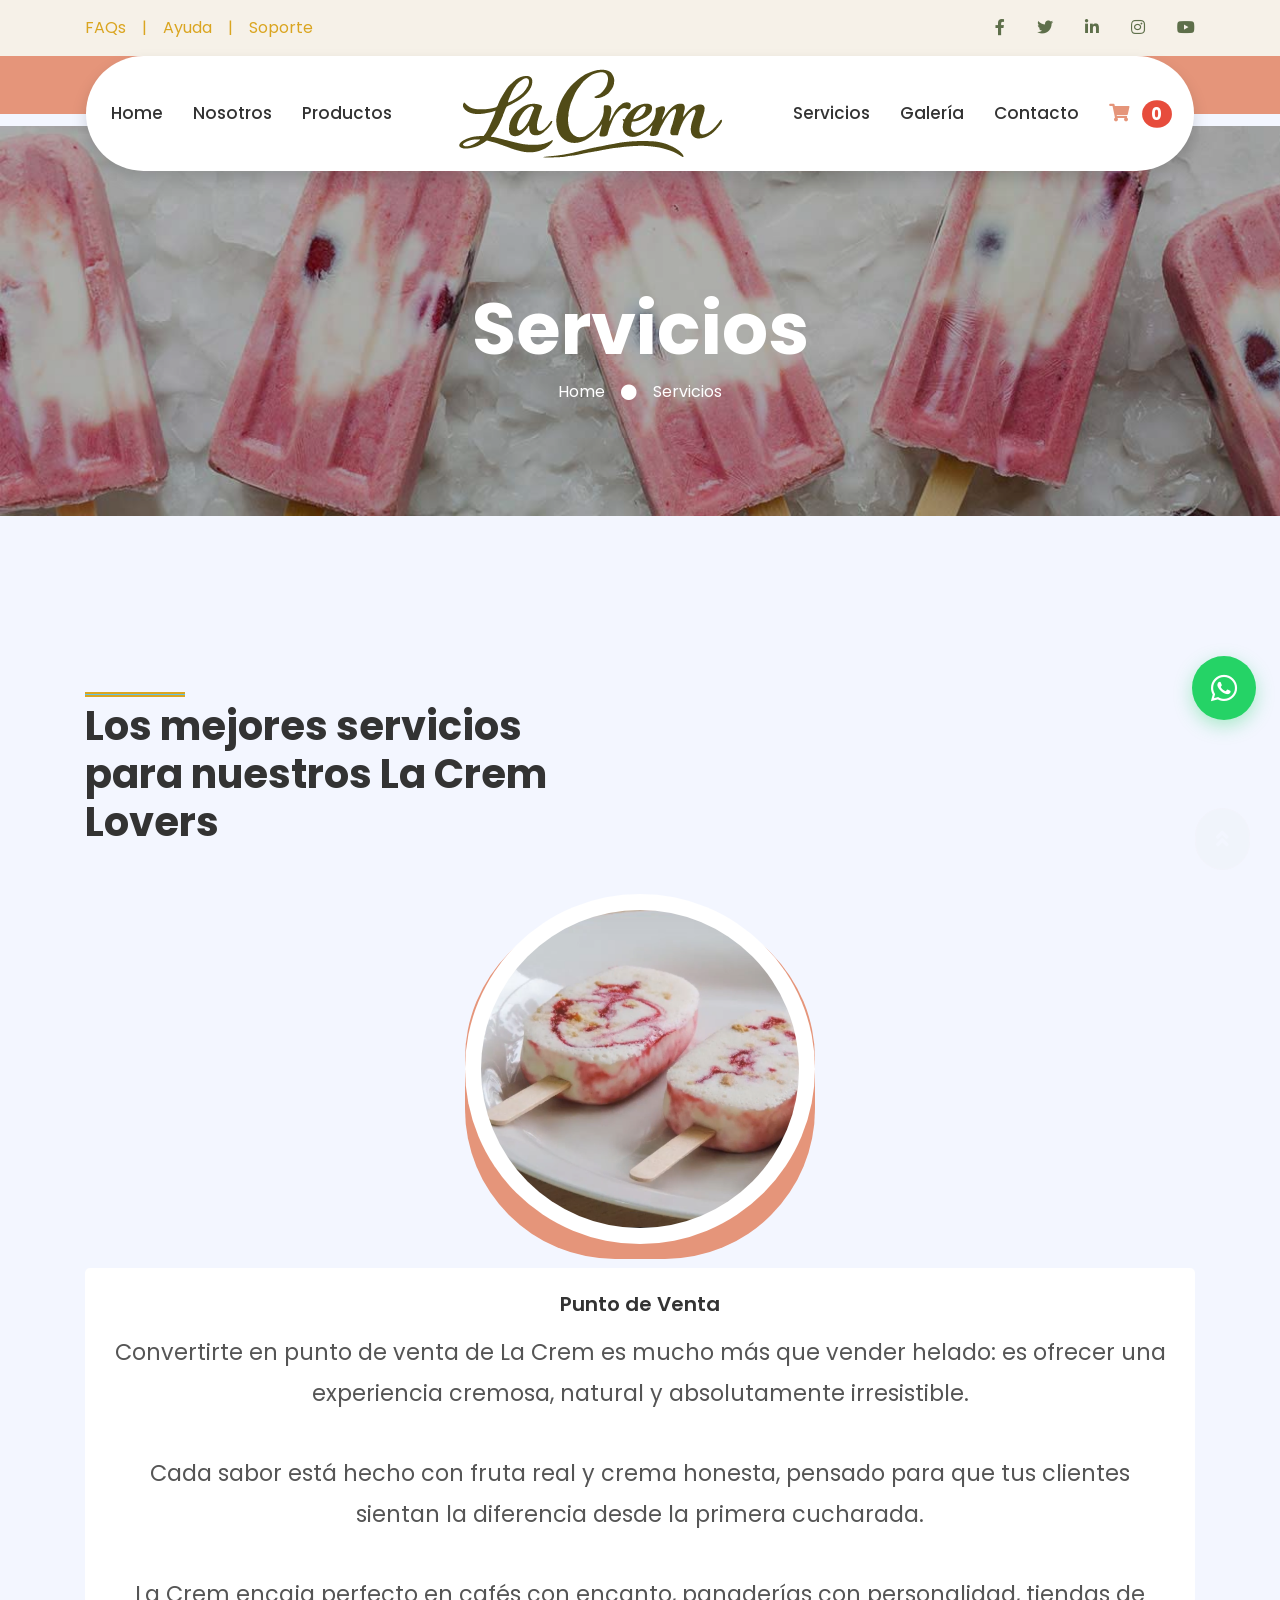
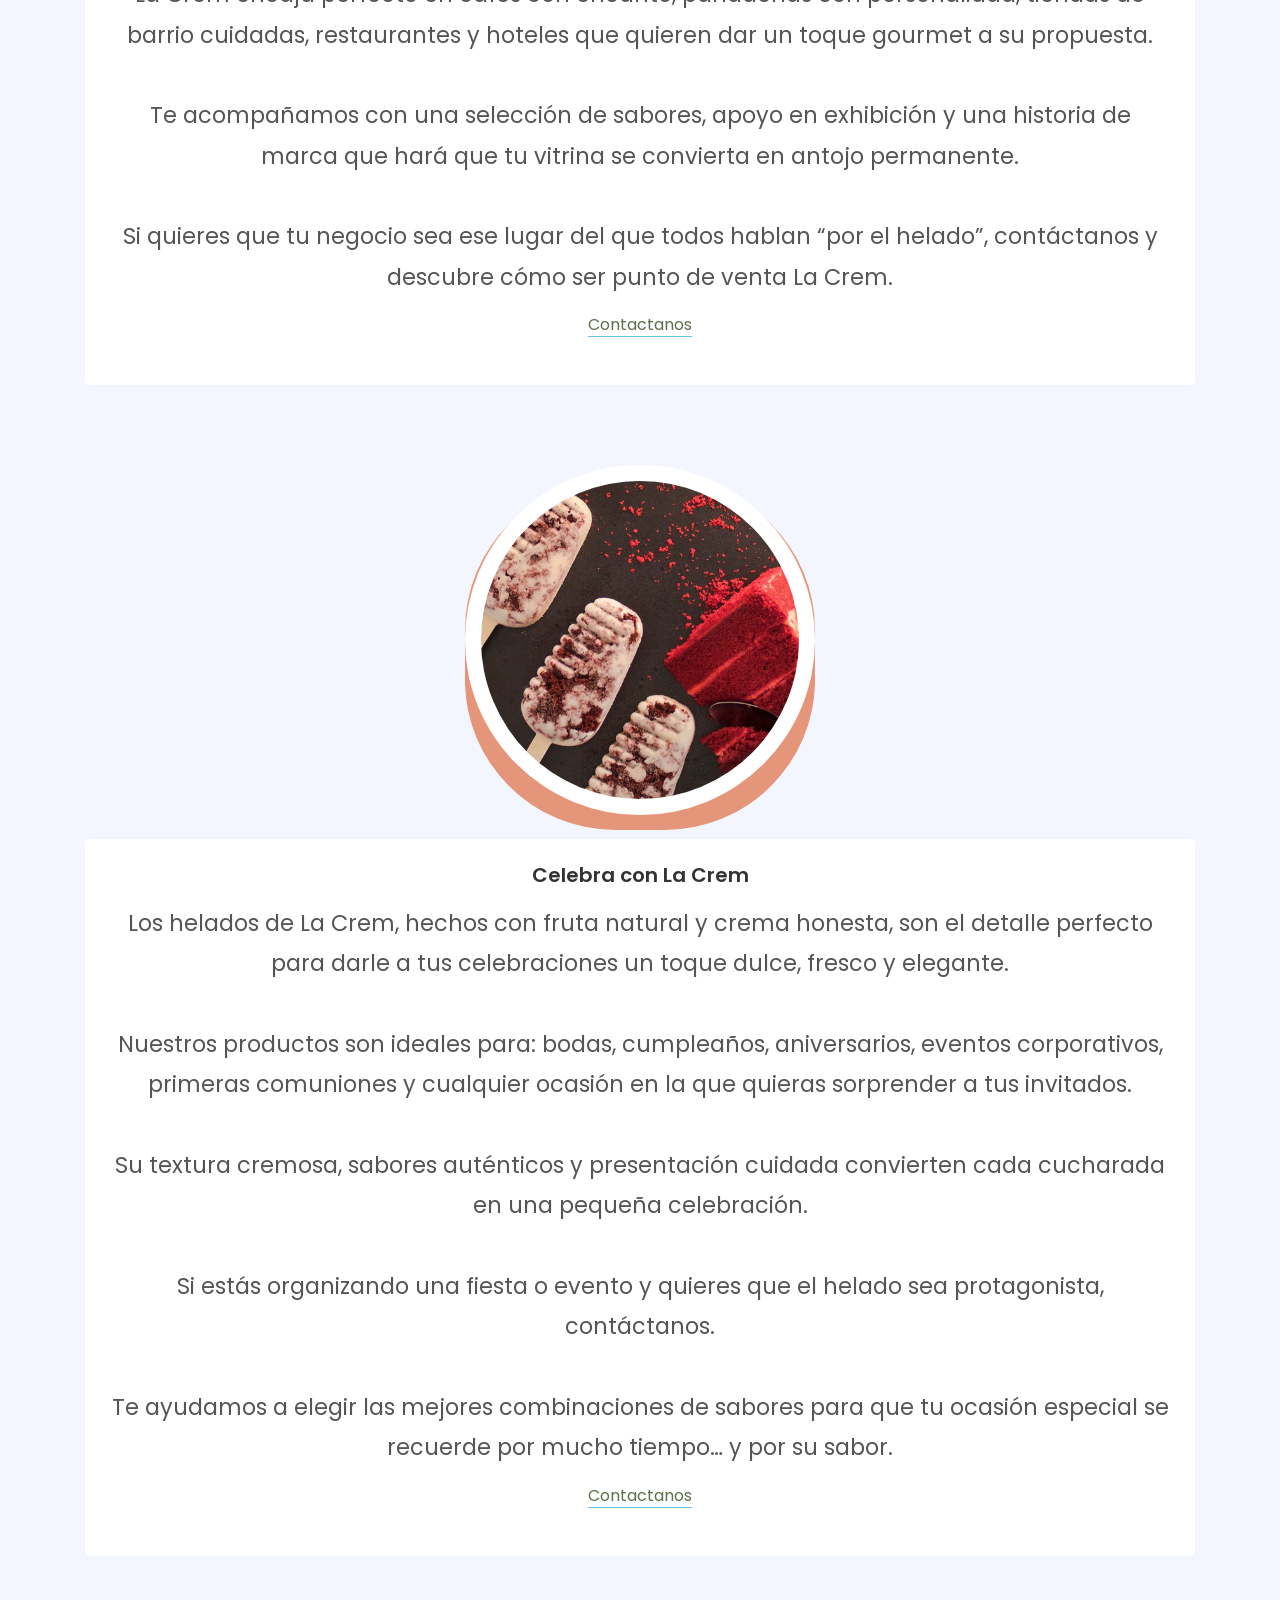
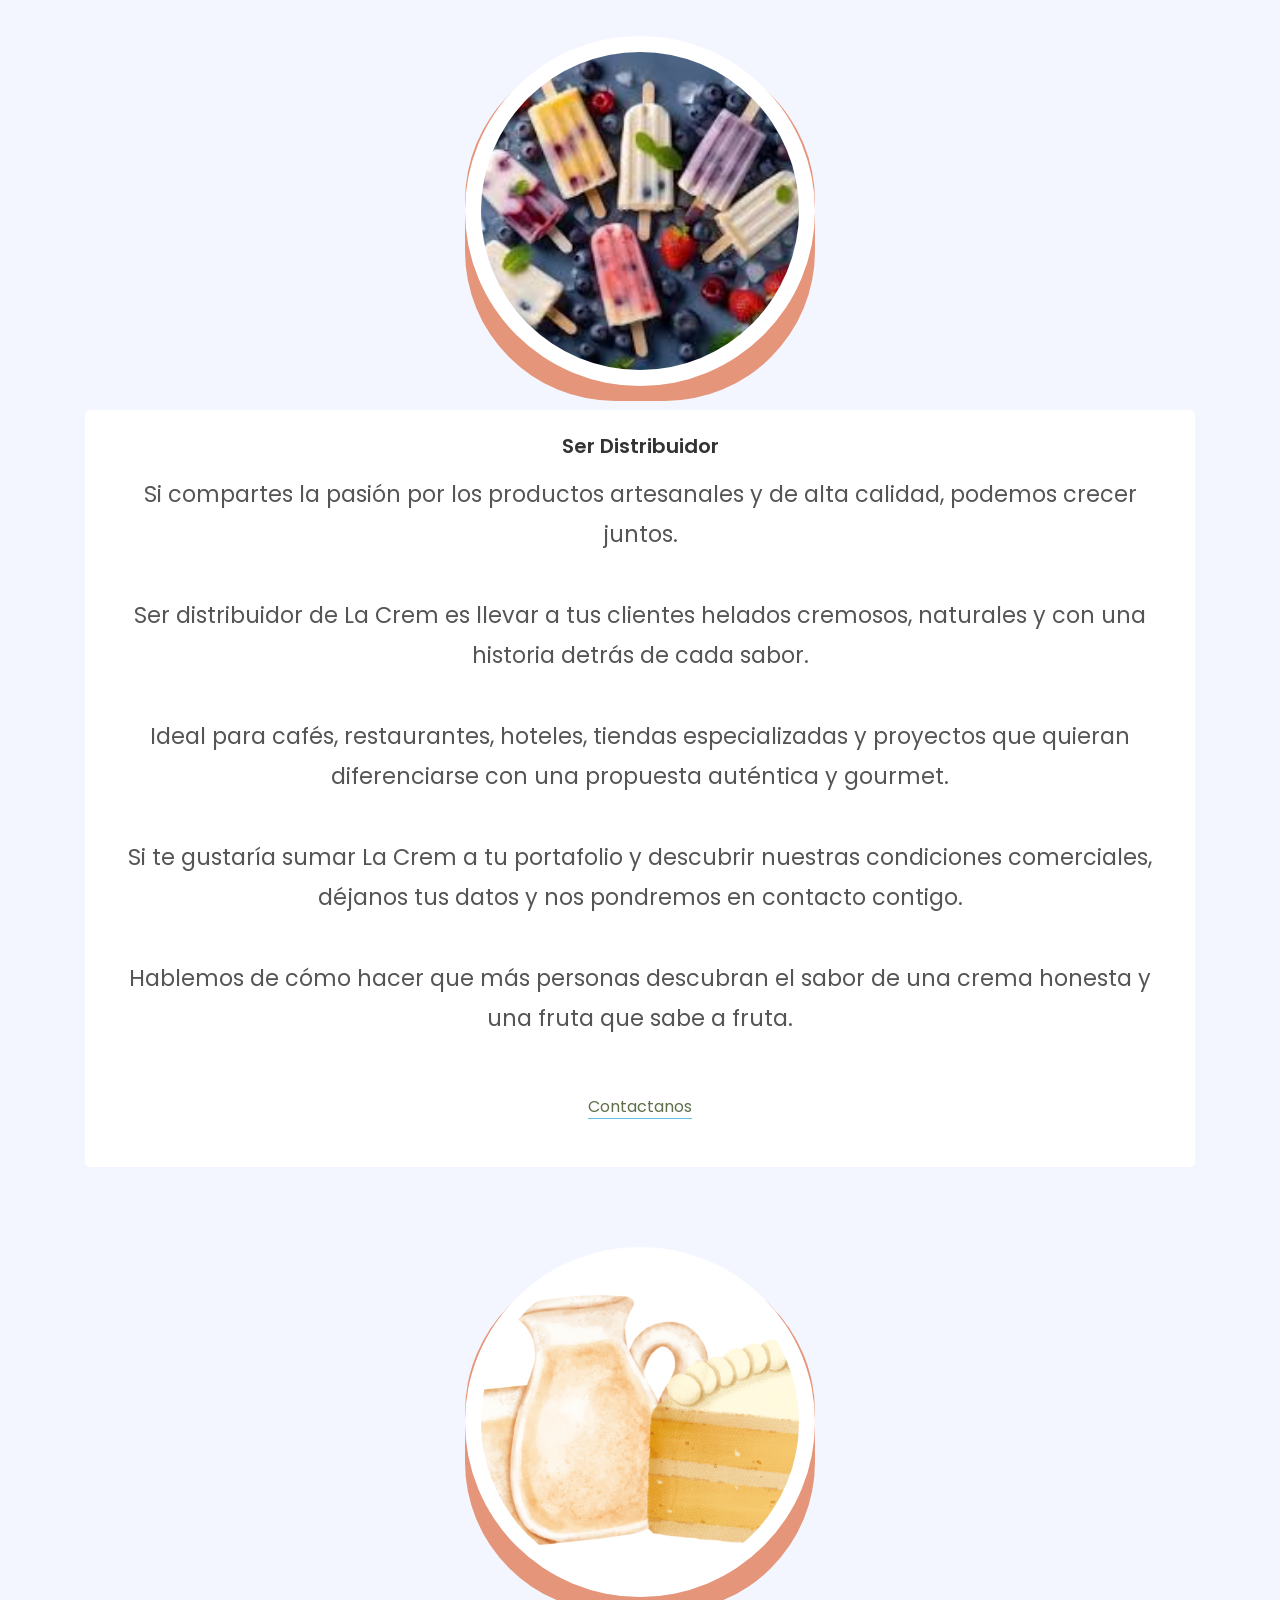
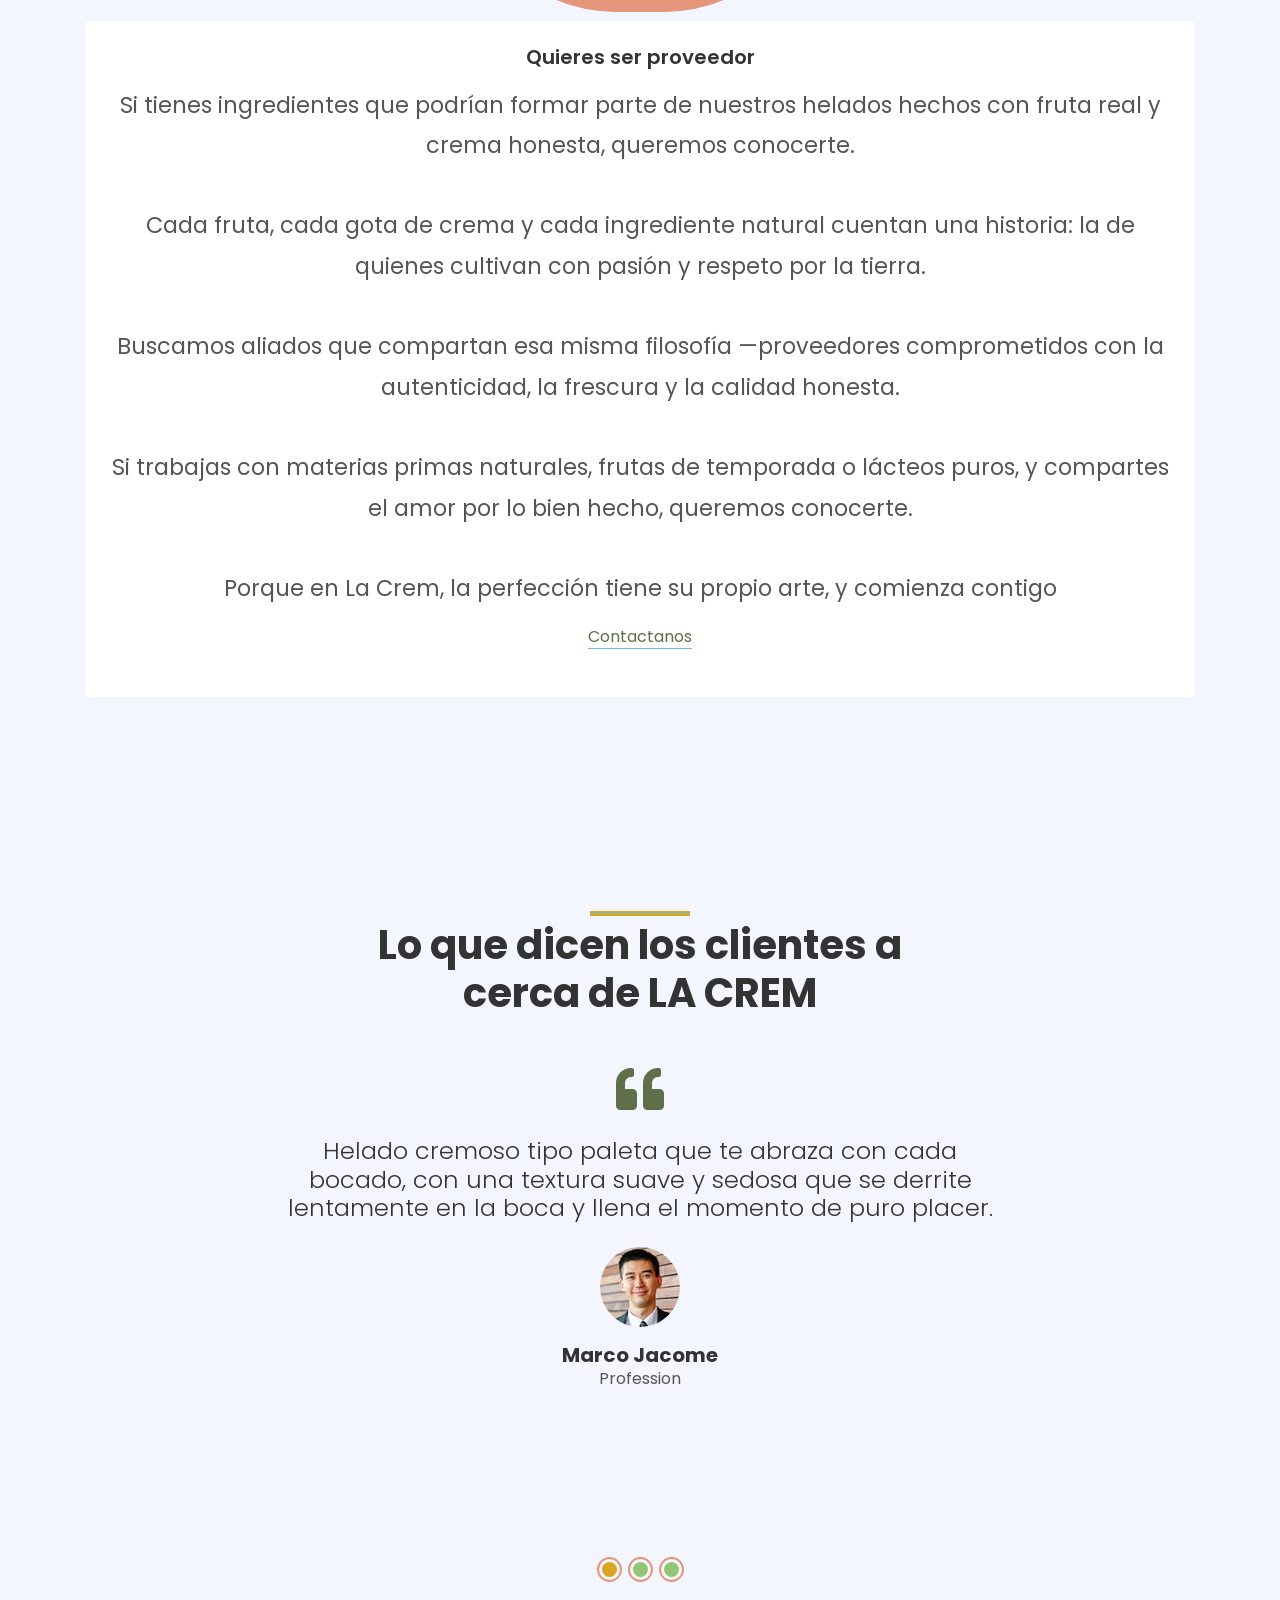
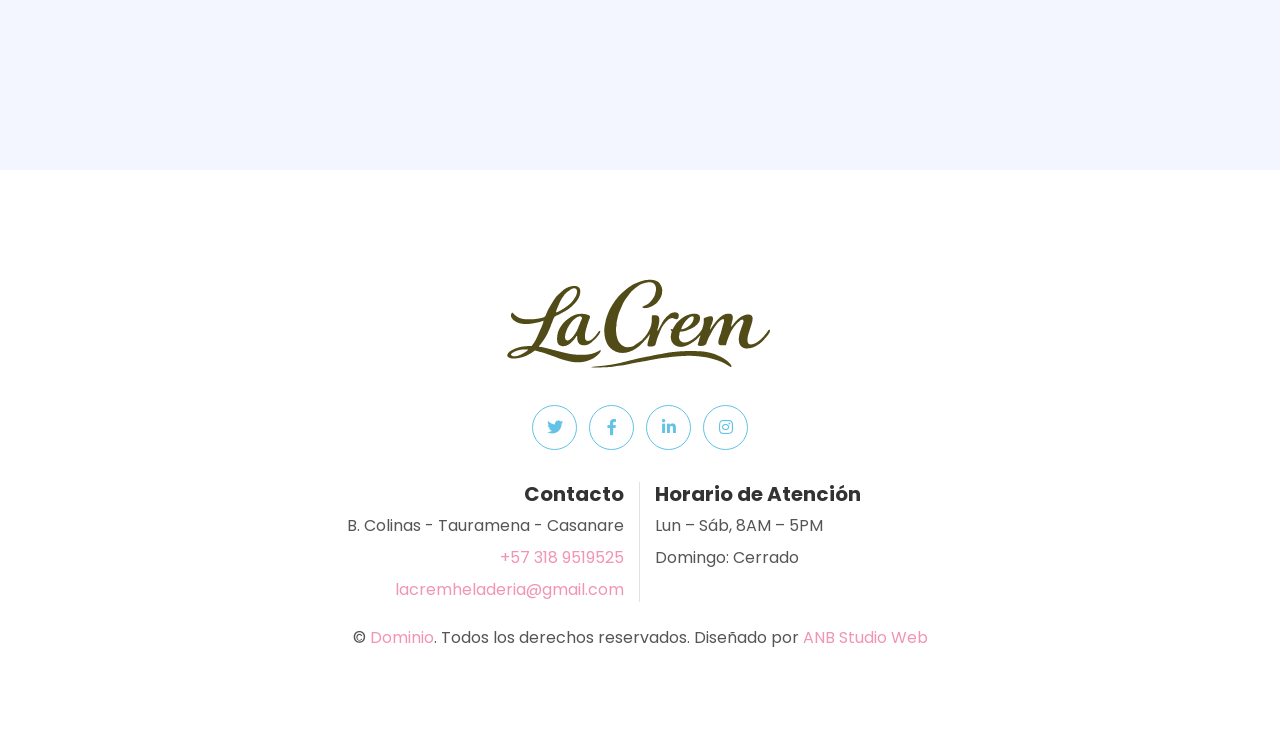
<file: service.html>
<!DOCTYPE html>
<html lang="en">

<head>
    <meta charset="utf-8">
    <title>iCREAM - Ice Cream Shop Website Template</title>
    <meta content="width=device-width, initial-scale=1.0" name="viewport">
    <meta content="Free HTML Templates" name="keywords">
    <meta content="Free HTML Templates" name="description">

    <!-- Favicon -->
    <link href="img/favicon.ico" rel="icon">

    <!-- Google Web Fonts -->
    <link rel="preconnect" href="https://fonts.gstatic.com">
    <link href="https://fonts.googleapis.com/css2?family=Poppins:wght@400;500;600;700&display=swap" rel="stylesheet">

    <!-- Font Awesome -->
    <link href="https://cdnjs.cloudflare.com/ajax/libs/font-awesome/5.10.0/css/all.min.css" rel="stylesheet">

    <!-- Libraries Stylesheet -->
    <link href="lib/owlcarousel/assets/owl.carousel.min.css" rel="stylesheet">
    <link href="lib/lightbox/css/lightbox.min.css" rel="stylesheet">

    <!-- Customized Bootstrap Stylesheet -->
    <link href="css/style.css" rel="stylesheet">

    <style>
        /* Vertical Service Layout */
        .service-carousel.vertical {
            display: flex !important;
            flex-direction: column !important;
            gap: 3rem !important;
        }

        .service-carousel.vertical .owl-stage-outer {
            display: flex !important;
            flex-direction: column !important;
        }

        .service-carousel.vertical .owl-stage {
            display: flex !important;
            flex-direction: column !important;
            width: 100% !important;
            height: auto !important;
            transform: translate3d(0, 0, 0) !important;
        }

        .service-carousel.vertical .service-item {
            display: flex;
            flex-direction: column;
            align-items: center;
            gap: 1.5rem;
            margin-bottom: 2rem;
            width: 100% !important;
            height: auto !important;
            position: relative !important;
            left: 0 !important;
        }

        .service-carousel.vertical .service-img {
            flex: 0 0 auto;
            width: 350px;
            height: 350px;
            display: flex;
            align-items: center;
            justify-content: center;
        }

        .service-carousel.vertical .service-img img {
            width: 100%;
            height: 100%;
            border-radius: 50%;
            object-fit: cover;
        }

        .service-carousel.vertical .position-relative {
            width: 100%;
            margin-top: 0 !important;
            text-align: center;
            background: #f8f9fa;
            padding: 2rem;
            border-radius: 10px;
        }

        .service-carousel.vertical h5 {
            margin-top: 0 !important;
            padding-top: 0 !important;
        }

        /* Hide carousel navigation for vertical layout */
        .service-carousel.vertical .owl-nav {
            display: none !important;
        }

        .service-carousel.vertical .owl-dots {
            display: none !important;
        }

        @media (max-width: 992px) {
            .service-carousel.vertical .service-img {
                width: 300px;
                height: 300px;
            }
        }

        @media (max-width: 768px) {
            .service-carousel.vertical .service-item {
                flex-direction: column;
                gap: 1rem;
            }

            .service-carousel.vertical .service-img {
                width: 250px;
                height: 250px;
            }

            .service-carousel.vertical .position-relative {
                text-align: center;
                width: 100%;
            }
        }
    </style>
</head>

<body id="top">
    <!-- Topbar Start -->
    <div class="container-fluid bg-primary py-3 d-none d-md-block">
        <div class="container">
            <div class="row">
                <div class="col-md-6 text-center text-lg-left mb-2 mb-lg-0">
                    <div class="d-inline-flex align-items-center">
                        <a class="text-dorado pr-3" href="">FAQs</a>
                        <span class="text-dorado">|</span>
                        <a class="text-dorado px-3" href="">Ayuda</a>
                        <span class="text-dorado">|</span>
                        <a class="text-dorado pl-3" href="">Soporte</a>
                    </div>
                </div>
                <div class="col-md-6 text-center text-lg-right">
                    <div class="d-inline-flex align-items-center">
                        <a class="text-oliva px-3" href="">
                            <i class="fab fa-facebook-f"></i>
                        </a>
                        <a class="text-oliva px-3" href="">
                            <i class="fab fa-twitter"></i>
                        </a>
                        <a class="text-oliva px-3" href="">
                            <i class="fab fa-linkedin-in"></i>
                        </a>
                        <a class="text-oliva px-3" href="">
                            <i class="fab fa-instagram"></i>
                        </a>
                        <a class="text-oliva pl-3" href="">
                            <i class="fab fa-youtube"></i>
                        </a>
                    </div>
                </div>
            </div>
        </div>
    </div>
    <!-- Topbar End -->


    <!-- Navbar Start -->
    <div class="container-fluid position-relative nav-bar p-0">
        <div class="container-lg position-relative p-0 px-lg-3" style="z-index: 9;">
            <nav class="navbar navbar-expand-lg bg-white navbar-light shadow p-lg-0">
                <a href="index.html" class="navbar-brand d-block d-lg-none">
                    <img src="img/logo1.png" width="150" height="50" alt="">
                </a>
                <button type="button" class="navbar-toggler" data-toggle="collapse" data-target="#navbarCollapse">
                    <span class="navbar-toggler-icon"></span>
                </button>
                <div class="collapse navbar-collapse justify-content-between" id="navbarCollapse">
                    <div class="navbar-nav ml-auto py-0">
                        <a href="index.html" class="nav-item nav-link">Home</a>
                        <a href="about.html" class="nav-item nav-link">Nosotros</a>
                        <a href="product.html" class="nav-item nav-link">Productos</a>
                    </div>
                    <a href="index.html" class="navbar-brand mx-5 d-none d-lg-block">
                        <!-- <h1 class="m-0 display-4 text-primary"><span class="text-secondary">La </span>Crem</h1> -->
                        <img src="img/logo1.png" alt="">
                    </a>
                    <div class="navbar-nav mr-auto py-0">
                        <a href="service.html" class="nav-item nav-link active">Servicios</a>
                        <a href="gallery.html" class="nav-item nav-link">Galería</a>
                        <a href="contact.html" class="nav-item nav-link">Contacto</a>
                        <a href="cart.html" class="nav-item nav-link">
                            <i class="fas fa-shopping-cart"></i> <span class="badge badge-primary"
                                id="cart-badge">0</span>
                        </a>
                    </div>
                </div>
            </nav>
        </div>
    </div>
    <!-- Navbar End -->


    <!-- Header Start -->
    <div class="jumbotron jumbotron-fluid page-header" style="margin-bottom: 90px;">
        <div class="container text-center py-5">
            <h1 class="text-white display-3 mt-lg-5">Servicios</h1>
            <div class="d-inline-flex align-items-center text-white">
                <p class="m-0"><a class="text-white" href="./index.html">Home</a></p>
                <i class="fa fa-circle px-3"></i>
                <p class="m-0">Servicios</p>
            </div>
        </div>
    </div>
    <!-- Header End -->


    <!-- Services Start -->
    <div class="container-fluid py-5">
        <div class="container py-5">
            <div class="row">
                <div class="col-lg-6">
                    <h1 class="section-title position-relative mb-5">Los mejores servicios para nuestros La Crem Lovers
                    </h1>
                </div>
                <div class="col-lg-6 mb-5 mb-lg-0 pb-5 pb-lg-0"></div>
            </div>
            <div class="row">
                <div class="col-12">
                    <div class="owl-carousel service-carousel vertical" id="serviceCarousel">
                        <div class="service-item" data-service-id="punto-de-venta">
                            <div class="service-img mx-auto">
                                <img class="rounded-circle w-100 h-100 bg-light p-3" src="img/service-4.png"
                                    style="object-fit: cover;">
                            </div>
                            <div class="position-relative text-center bg-light rounded p-4 pb-5"
                                style="margin-top: -75px;">
                                <h5 class="font-weight-semi-bold mt-5 mb-3 pt-5">Punto de Venta</h5>
                                <p>Convertirte en punto de venta de La Crem es mucho más que vender helado: es ofrecer
                                    una experiencia cremosa, natural y absolutamente irresistible.
                                    ​<br><br>
                                    Cada sabor está hecho con fruta real y crema honesta, pensado para que tus clientes
                                    sientan la diferencia desde la primera cucharada.
                                    ​<br><br>
                                    La Crem encaja perfecto en cafés con encanto, panaderías con personalidad, tiendas
                                    de barrio cuidadas, restaurantes y hoteles que quieren dar un toque gourmet a su
                                    propuesta.​<br><br>

                                    Te acompañamos con una selección de sabores, apoyo en exhibición y una historia de
                                    marca que hará que tu vitrina se convierta en antojo permanente.​<br><br>

                                    Si quieres que tu negocio sea ese lugar del que todos hablan “por el helado”,
                                    contáctanos y descubre cómo ser punto de venta La Crem.</p>
                                <a href="./contact.html"
                                    class="border-bottom border-secondary text-decoration-none text-secondary">Contactanos</a>
                            </div>
                        </div>
                        <div class="service-item" data-service-id="celebra-con-la-crem">
                            <div class="service-img mx-auto">
                                <img class="rounded-circle w-100 h-100 bg-light p-3" src="img/Service/service-3.jpg"
                                    style="object-fit: cover;">
                            </div>
                            <div class="position-relative text-center bg-light rounded p-4 pb-5"
                                style="margin-top: -75px;">
                                <h5 class="font-weight-semi-bold mt-5 mb-3 pt-5">Celebra con La Crem</h5>
                                <p>Los helados de La Crem, hechos con fruta natural y crema honesta, son el detalle
                                    perfecto para darle a tus celebraciones un toque dulce, fresco y elegante.​<br><br>
                                    Nuestros productos son ideales para: bodas, cumpleaños, aniversarios, eventos
                                    corporativos, primeras comuniones y cualquier ocasión en la que quieras sorprender a
                                    tus invitados.​<br><br>
                                    Su textura cremosa, sabores auténticos y presentación cuidada convierten cada
                                    cucharada en una pequeña celebración.​<br><br>
                                    Si estás organizando una fiesta o evento y quieres que el helado sea protagonista,
                                    contáctanos.​<br><br>
                                    Te ayudamos a elegir las mejores combinaciones de sabores para que tu ocasión
                                    especial se recuerde por mucho tiempo… y por su sabor.</p> 
                                <a href="./contact.html"
                                    class="border-bottom border-secondary text-decoration-none text-secondary">Contactanos</a>
                            </div>
                        </div>
                        <div class="service-item" data-service-id="ser-distribuidor">
                            <div class="service-img mx-auto">
                                <img class="rounded-circle w-100 h-100 bg-light p-3" src="img/Service/service-5.jpg"
                                    style="object-fit: cover;">
                            </div>
                            <div class="position-relative text-center bg-light rounded p-4 pb-5"
                                style="margin-top: -75px;">
                                <h5 class="font-weight-semi-bold mt-5 mb-3 pt-5">Ser Distribuidor</h5>
                                <p>Si compartes la pasión por los productos artesanales y de alta calidad, podemos
                                    crecer juntos.​<br><br>
                                    Ser distribuidor de La Crem es llevar a tus clientes helados cremosos, naturales y
                                    con una historia detrás de cada sabor.​<br><br>
                                    Ideal para cafés, restaurantes, hoteles, tiendas especializadas y proyectos que
                                    quieran diferenciarse con una propuesta auténtica y gourmet.​<br><br>
                                    Si te gustaría sumar La Crem a tu portafolio y descubrir nuestras condiciones
                                    comerciales, déjanos tus datos y nos pondremos en contacto contigo.​<br><br>
                                    Hablemos de cómo hacer que más personas descubran el sabor de una crema honesta y
                                    una fruta que sabe a fruta.​<br><br>
                                </p> 
                                <a href="./contact.html"
                                    class="border-bottom border-secondary text-decoration-none text-secondary">Contactanos</a>
                            </div>
                        </div>
                        <div class="service-item" data-service-id="proveedor">
                            <div class="service-img mx-auto">
                                <img class="rounded-circle w-100 h-100 bg-light p-3" src="img/Service/service-1.png"
                                    style="object-fit: cover;">
                            </div>
                            <div class="position-relative text-center bg-light rounded p-4 pb-5"
                                style="margin-top: -75px;">
                                <h5 class="font-weight-semi-bold mt-5 mb-3 pt-5">Quieres ser proveedor</h5>
                                <p>
                                    Si tienes ingredientes que podrían formar parte de nuestros helados hechos con fruta
                                    real y crema honesta, queremos conocerte.​<br><br>
                                    Cada fruta, cada gota de crema y cada ingrediente natural cuentan una historia: la
                                    de quienes cultivan con pasión y respeto por la tierra.​<br><br>

                                    Buscamos aliados que compartan esa misma filosofía —proveedores comprometidos con la
                                    autenticidad, la frescura y la calidad honesta.​<br><br>

                                    Si trabajas con materias primas naturales, frutas de temporada o lácteos puros, y
                                    compartes el amor por lo bien hecho, queremos conocerte.​<br><br>

                                    Porque en La Crem, la perfección tiene su propio arte, y comienza contigo
                                </p>  
                                <a href="./contact.html"
                                    class="border-bottom border-secondary text-decoration-none text-secondary">Contactanos</a>
                            </div>
                        </div>
                    </div>
                </div>
            </div>
        </div>
    </div>
    <!-- Services End -->


    <!-- Testimonial Start -->
    <div class="container-fluid py-5">
        <div class="container py-5">
            <div class="row justify-content-center">
                <div class="col-lg-6">
                    <h1 class="section-title position-relative text-center mb-5">Lo que dicen los clientes a cerca de LA
                        CREM
                    </h1>
                </div>
            </div>
            <div class="row justify-content-center">
                <div class="col-lg-8">
                    <div class="owl-carousel testimonial-carousel">
                        <div class="text-center">
                            <i class="fa fa-3x fa-quote-left text-primary mb-4"></i>
                            <h4 class="font-weight-light mb-4">Helado cremoso tipo paleta que te abraza con cada bocado,
                                con una textura suave y sedosa que se derrite lentamente en la boca y llena el momento
                                de puro placer.</h4>
                            <img class="img-fluid mx-auto mb-3" src="img/testimonial-1.jpg" alt="">
                            <h5 class="font-weight-bold m-0">Marco Jacome</h5>
                            <span>Profession</span>
                        </div>
                        <div class="text-center">
                            <i class="fa fa-3x fa-quote-left text-primary mb-4"></i>
                            <h4 class="font-weight-light mb-4">Disfruta una paleta elaborada con ingredientes
                                seleccionados, pensada para ofrecer un sabor intenso y una cremosidad irresistible que
                                invita siempre a dar el siguiente mordisco.</h4>
                            <img class="img-fluid mx-auto mb-3" src="img/testimonial-2.jpg" alt="">
                            <h5 class="font-weight-bold m-0">Sofia Cambell</h5>
                            <span>Profession</span>
                        </div>
                        <div class="text-center">
                            <i class="fa fa-3x fa-quote-left text-primary mb-4"></i>
                            <h4 class="font-weight-light mb-4">Desde que probé estas paletas cremosas, no quiero otras:
                                son súper suaves, llenas de sabor y se nota que están hechas con cuidado y buenos
                                ingredientes. ​<br><br>
                                Se las recomiendo a todos; si aún no las han probado, anímense a darse
                                este gusto, porque de verdad se convierten en ese antojito perfecto que uno siempre
                                quiere repetir.</h4>
                            <img class="img-fluid mx-auto mb-3" src="img/testimonial-3.jpg" alt="">
                            <h5 class="font-weight-bold m-0">Valentina Hernandez</h5>
                            <span>Profession</span>
                        </div>
                    </div>
                </div>
            </div>
        </div>
    </div>
    <!-- Testimonial End -->


    <!-- Footer Start -->
    <div class="container-fluid footer bg-light py-5" style="margin-top: 90px;">
        <div class="container text-center py-5">
            <div class="row">
                <div class="col-12 mb-4">
                    <a href="index.html" class="navbar-brand m-0">
                        <!-- <h1 class="m-0 mt-n2 display-4 text-primary"><span class="text-secondary">LA</span>CREM</h1> -->
                        <img src="img/logo1.png" alt="">
                    </a>
                </div>
                <div class="col-12 mb-4">
                    <a class="btn btn-outline-secondary btn-social mr-2" href="https://wa.me/573189519525"><i
                            class="fab fa-twitter"></i></a>
                    <a class="btn btn-outline-secondary btn-social mr-2" href="https://wa.me/573189519525"><i
                            class="fab fa-facebook-f"></i></a>
                    <a class="btn btn-outline-secondary btn-social mr-2" href="https://wa.me/573189519525"><i
                            class="fab fa-linkedin-in"></i></a>
                    <a class="btn btn-outline-secondary btn-social" href="https://wa.me/573189519525"><i
                            class="fab fa-instagram"></i></a>
                </div>
                <div class="col-12 mt-2 mb-4">
                    <div class="row">
                        <div class="col-sm-6 text-center text-sm-right border-right mb-3 mb-sm-0">
                            <h5 class="font-weight-bold mb-2">Contacto</h5>
                            <p class="mb-2">B. Colinas - Tauramena - Casanare</p>
                            <p class="mb-2">
                                <a href="https://wa.me/573189519525">+57 318 9519525</a>
                            </p>
                            <p class="mb-0">
                                <a href="mailto:lacremheladeria@gmail.com">lacremheladeria@gmail.com</a>
                            </p>
                        </div>
                        <div class="col-sm-6 text-center text-sm-left">
                            <h5 class="font-weight-bold mb-2">Horario de Atención</h5>
                            <p class="mb-2">Lun – Sáb, 8AM – 5PM</p>
                            <p class="mb-0">Domingo: Cerrado</p>
                        </div>
                    </div>
                </div>
                <div class="col-12">
                    <p class="m-0">&copy; <a href="#">Dominio</a>. Todos los derechos reservados. Diseñado por <a
                            href="https://htmlcodex.com">ANB Studio Web</a>
                    </p>
                </div>
            </div>
        </div>
    </div>
    <!-- Footer End -->


    <!-- Back to Top -->
    <a href="#top" class="btn btn-secondary px-2 back-to-top"><i class="fa fa-angle-double-up"></i></a>


    <!-- JavaScript Libraries -->
    <script src="https://code.jquery.com/jquery-3.4.1.min.js"></script>
    <script src="https://stackpath.bootstrapcdn.com/bootstrap/4.4.1/js/bootstrap.bundle.min.js"></script>
    <script src="lib/easing/easing.min.js"></script>
    <script src="lib/waypoints/waypoints.min.js"></script>
    <script src="lib/owlcarousel/owl.carousel.min.js"></script>
    <script src="lib/isotope/isotope.pkgd.min.js"></script>
    <script src="lib/lightbox/js/lightbox.min.js"></script>

    <!-- Contact Javascript File -->
    <script src="mail/jqBootstrapValidation.min.js"></script>
    <script src="mail/contact.js"></script>

    <!-- Template Javascript -->
    <script src="js/main.js"></script>

    <!-- Cart Javascript -->
    <script src="js/cart.js"></script>

    <!-- Service Navigation Script -->
    <script>
        document.addEventListener('DOMContentLoaded', function() {
            // Obtener el hash de la URL
            const hash = window.location.hash.substring(1);
            
            if (hash) {
                // Esperar un poco para asegurar que el DOM esté completamente renderizado
                setTimeout(() => {
                    // Buscar el servicio con el data-service-id que coincida
                    const targetService = document.querySelector(`[data-service-id="${hash}"]`);
                    
                    if (targetService) {
                        // Hacer scroll suave al servicio
                        targetService.scrollIntoView({ behavior: 'smooth', block: 'center' });
                    }
                }, 300);
            }
        });
    </script>
</body>

</html>
</file>
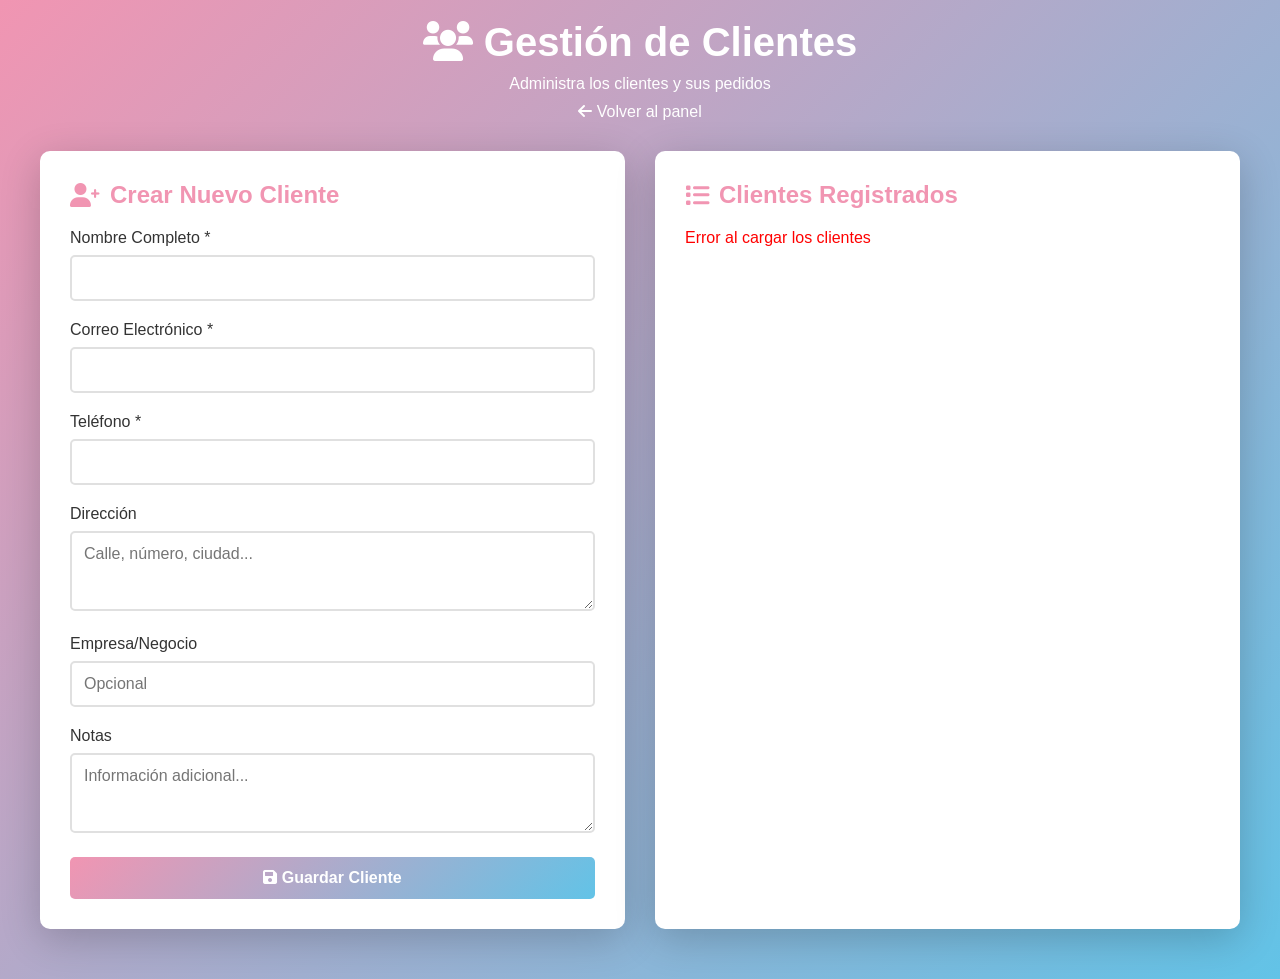
<file: admin/clientes.html>
<!DOCTYPE html>
<html lang="es">
<head>
    <meta charset="utf-8">
    <meta name="viewport" content="width=device-width, initial-scale=1.0">
    <title>Gestión de Clientes - La Crem</title>
    <link href="https://cdnjs.cloudflare.com/ajax/libs/font-awesome/6.0.0/css/all.min.css" rel="stylesheet">
    <style>
        * {
            margin: 0;
            padding: 0;
            box-sizing: border-box;
        }

        body {
            font-family: 'Poppins', sans-serif;
            background: linear-gradient(135deg, #F195B2 0%, #62C3E7 100%);
            min-height: 100vh;
            padding: 20px;
        }

        .container {
            max-width: 1200px;
            margin: 0 auto;
        }

        .header {
            text-align: center;
            color: white;
            margin-bottom: 30px;
        }

        .header h1 {
            font-size: 2.5em;
            margin-bottom: 10px;
        }

        .content {
            display: grid;
            grid-template-columns: 1fr 1fr;
            gap: 30px;
            margin-bottom: 30px;
        }

        @media (max-width: 768px) {
            .content {
                grid-template-columns: 1fr;
            }
        }

        .card {
            background: white;
            border-radius: 10px;
            padding: 30px;
            box-shadow: 0 10px 40px rgba(0, 0, 0, 0.2);
        }

        .card h2 {
            color: #F195B2;
            margin-bottom: 20px;
            display: flex;
            align-items: center;
            gap: 10px;
        }

        .form-group {
            margin-bottom: 20px;
        }

        label {
            display: block;
            margin-bottom: 8px;
            color: #333;
            font-weight: 500;
        }

        input[type="text"],
        input[type="email"],
        input[type="phone"],
        input[type="date"],
        select,
        textarea {
            width: 100%;
            padding: 12px;
            border: 2px solid #e0e0e0;
            border-radius: 5px;
            font-family: inherit;
            font-size: 1em;
            transition: border-color 0.3s;
        }

        input:focus,
        select:focus,
        textarea:focus {
            outline: none;
            border-color: #F195B2;
        }

        textarea {
            resize: vertical;
            min-height: 80px;
        }

        button {
            background: linear-gradient(135deg, #F195B2 0%, #62C3E7 100%);
            color: white;
            padding: 12px 25px;
            border: none;
            border-radius: 5px;
            font-size: 1em;
            font-weight: 600;
            cursor: pointer;
            transition: transform 0.2s, box-shadow 0.2s;
            width: 100%;
        }

        button:hover {
            transform: translateY(-2px);
            box-shadow: 0 5px 20px rgba(241, 149, 178, 0.4);
        }

        .button-group {
            display: flex;
            gap: 10px;
            margin-top: 20px;
        }

        .button-group button {
            flex: 1;
        }

        .btn-secondary {
            background: #6c757d;
        }

        .btn-danger {
            background: #dc3545;
        }

        .alert {
            padding: 15px;
            border-radius: 5px;
            margin-bottom: 20px;
            display: none;
        }

        .alert.success {
            background: #d4edda;
            color: #155724;
            border: 1px solid #c3e6cb;
            display: block;
        }

        .alert.error {
            background: #f8d7da;
            color: #721c24;
            border: 1px solid #f5c6cb;
            display: block;
        }

        .clientes-list {
            max-height: 500px;
            overflow-y: auto;
        }

        .cliente-item {
            background: #f8f9fa;
            padding: 15px;
            border-radius: 5px;
            margin-bottom: 10px;
            border-left: 4px solid #F195B2;
            display: flex;
            justify-content: space-between;
            align-items: center;
        }

        .cliente-info h4 {
            color: #333;
            margin-bottom: 5px;
        }

        .cliente-info p {
            color: #666;
            font-size: 0.9em;
            margin: 3px 0;
        }

        .btn-edit,
        .btn-delete {
            padding: 8px 12px;
            font-size: 0.85em;
            margin-left: 5px;
            width: auto;
            display: inline-block;
        }

        .btn-edit {
            background: #17a2b8;
        }

        .btn-delete {
            background: #dc3545;
        }

        .pagination {
            display: flex;
            gap: 10px;
            justify-content: center;
            margin-top: 20px;
        }

        .pagination button {
            width: auto;
            padding: 8px 15px;
        }
    </style>
</head>
<body>
    <div class="container">
        <div class="header">
            <h1><i class="fas fa-users"></i> Gestión de Clientes</h1>
            <p>Administra los clientes y sus pedidos</p>
            <a href="index.html" style="color: white; text-decoration: none; margin-top: 10px; display: inline-block;">
                <i class="fas fa-arrow-left"></i> Volver al panel
            </a>
        </div>

        <div class="content">
            <!-- Formulario para crear/editar cliente -->
            <div class="card">
                <h2 id="formTitle"><i class="fas fa-user-plus"></i> Crear Nuevo Cliente</h2>
                <div id="message" class="alert"></div>

                <form id="formCliente">
                    <input type="hidden" id="cliente_id" name="cliente_id">
                    
                    <div class="form-group">
                        <label for="nombre">Nombre Completo *</label>
                        <input type="text" id="nombre" name="nombre" required>
                    </div>

                    <div class="form-group">
                        <label for="email">Correo Electrónico *</label>
                        <input type="email" id="email" name="email" required>
                    </div>

                    <div class="form-group">
                        <label for="telefono">Teléfono *</label>
                        <input type="text" id="telefono" name="telefono" required>
                    </div>

                    <div class="form-group">
                        <label for="direccion">Dirección</label>
                        <textarea id="direccion" name="direccion" placeholder="Calle, número, ciudad..."></textarea>
                    </div>

                    <div class="form-group">
                        <label for="empresa">Empresa/Negocio</label>
                        <input type="text" id="empresa" name="empresa" placeholder="Opcional">
                    </div>

                    <div class="form-group">
                        <label for="notas">Notas</label>
                        <textarea id="notas" name="notas" placeholder="Información adicional..."></textarea>
                    </div>

                    <div class="button-group">
                        <button type="submit">
                            <i class="fas fa-save"></i> <span id="btnText">Guardar Cliente</span>
                        </button>
                        <button type="button" class="btn-secondary" id="btnCancelar" style="display: none;" onclick="cancelarEdicion()">
                            <i class="fas fa-times"></i> Cancelar
                        </button>
                    </div>
                </form>
            </div>

            <!-- Lista de clientes -->
            <div class="card">
                <h2><i class="fas fa-list"></i> Clientes Registrados</h2>
                <div class="clientes-list" id="clientesList">
                    <p style="text-align: center; color: #999;">Cargando clientes...</p>
                </div>
            </div>
        </div>
    </div>

    <script>
        let clienteEditando = null;

        // Cargar clientes al iniciar
        document.addEventListener('DOMContentLoaded', () => {
            verificarAutenticacion();
            cargarClientes();
        });

        async function verificarAutenticacion() {
            try {
                const response = await fetch('api/api.php?action=check_auth');
                const result = await response.json();
                if (!result.authenticated) {
                    window.location.href = 'login.html';
                }
            } catch (error) {
                console.error('Error verificando autenticación:', error);
            }
        }

        // Enviar formulario
        document.getElementById('formCliente').addEventListener('submit', async (e) => {
            e.preventDefault();

            const cliente = {
                nombre: document.getElementById('nombre').value,
                email: document.getElementById('email').value,
                telefono: document.getElementById('telefono').value,
                direccion: document.getElementById('direccion').value,
                empresa: document.getElementById('empresa').value,
                notas: document.getElementById('notas').value
            };

            // Si estamos editando, agregar el ID
            const cliente_id = document.getElementById('cliente_id').value;
            if (cliente_id) {
                cliente.id = cliente_id;
            }

            try {
                const response = await fetch('api/api.php?action=guardar_cliente', {
                    method: 'POST',
                    headers: {
                        'Content-Type': 'application/json'
                    },
                    body: JSON.stringify(cliente)
                });

                const result = await response.json();

                if (result.success) {
                    mostrarMensaje(cliente_id ? 'Cliente actualizado correctamente' : 'Cliente guardado correctamente', 'success');
                    cancelarEdicion();
                    cargarClientes();
                } else {
                    mostrarMensaje(result.message || 'Error al guardar el cliente', 'error');
                }
            } catch (error) {
                console.error('Error:', error);
                mostrarMensaje('Error al guardar el cliente', 'error');
            }
        });

        async function cargarClientes() {
            try {
                const response = await fetch('api/api.php?action=obtener_clientes');
                const clientes = await response.json();

                const clientesList = document.getElementById('clientesList');

                if (clientes.length === 0) {
                    clientesList.innerHTML = '<p style="text-align: center; color: #999;">No hay clientes registrados</p>';
                    return;
                }

                let html = '';
                clientes.forEach(cliente => {
                    html += `
                        <div class="cliente-item">
                            <div class="cliente-info">
                                <h4>${cliente.nombre}</h4>
                                <p><i class="fas fa-envelope"></i> ${cliente.email}</p>
                                <p><i class="fas fa-phone"></i> ${cliente.telefono}</p>
                                ${cliente.empresa ? `<p><i class="fas fa-building"></i> ${cliente.empresa}</p>` : ''}
                            </div>
                            <div>
                                <button class="btn-edit" onclick='editarCliente(${JSON.stringify(cliente)})'>
                                    <i class="fas fa-edit"></i> Editar
                                </button>
                                <button class="btn-delete" onclick="eliminarCliente('${cliente.id}', '${cliente.nombre.replace(/'/g, "\\'")}')">
                                    <i class="fas fa-trash"></i> Eliminar
                                </button>
                            </div>
                        </div>
                    `;
                });

                clientesList.innerHTML = html;
            } catch (error) {
                console.error('Error al cargar clientes:', error);
                document.getElementById('clientesList').innerHTML = '<p style="color: red;">Error al cargar los clientes</p>';
            }
        }

        function editarCliente(cliente) {
            clienteEditando = cliente;
            
            // Cambiar título del formulario
            document.getElementById('formTitle').innerHTML = '<i class="fas fa-edit"></i> Editar Cliente';
            document.getElementById('btnText').textContent = 'Actualizar Cliente';
            document.getElementById('btnCancelar').style.display = 'block';
            
            // Rellenar formulario
            document.getElementById('cliente_id').value = cliente.id;
            document.getElementById('nombre').value = cliente.nombre;
            document.getElementById('email').value = cliente.email;
            document.getElementById('telefono').value = cliente.telefono;
            document.getElementById('direccion').value = cliente.direccion || '';
            document.getElementById('empresa').value = cliente.empresa || '';
            document.getElementById('notas').value = cliente.notas || '';
            
            // Scroll al formulario
            document.querySelector('.content').scrollIntoView({ behavior: 'smooth' });
        }

        function cancelarEdicion() {
            clienteEditando = null;
            
            // Restaurar título del formulario
            document.getElementById('formTitle').innerHTML = '<i class="fas fa-user-plus"></i> Crear Nuevo Cliente';
            document.getElementById('btnText').textContent = 'Guardar Cliente';
            document.getElementById('btnCancelar').style.display = 'none';
            
            // Limpiar formulario
            document.getElementById('formCliente').reset();
            document.getElementById('cliente_id').value = '';
        }

        async function eliminarCliente(clienteId, nombre) {
            if (!confirm(`¿Está seguro de que desea eliminar a ${nombre}?`)) return;

            try {
                const response = await fetch('api/api.php?action=eliminar_cliente', {
                    method: 'POST',
                    headers: {
                        'Content-Type': 'application/x-www-form-urlencoded'
                    },
                    body: `cliente_id=${clienteId}`
                });

                const result = await response.json();

                if (result.success) {
                    mostrarMensaje('Cliente eliminado correctamente', 'success');
                    cargarClientes();
                } else {
                    mostrarMensaje(result.message || 'Error al eliminar el cliente', 'error');
                }
            } catch (error) {
                console.error('Error:', error);
                mostrarMensaje('Error al eliminar el cliente', 'error');
            }
        }

        function mostrarMensaje(mensaje, tipo) {
            const element = document.getElementById('message');
            element.textContent = mensaje;
            element.className = `alert ${tipo}`;
            
            if (tipo === 'success') {
                setTimeout(() => {
                    element.style.display = 'none';
                }, 3000);
            }
        }
    </script>
</body>
</html>
</file>
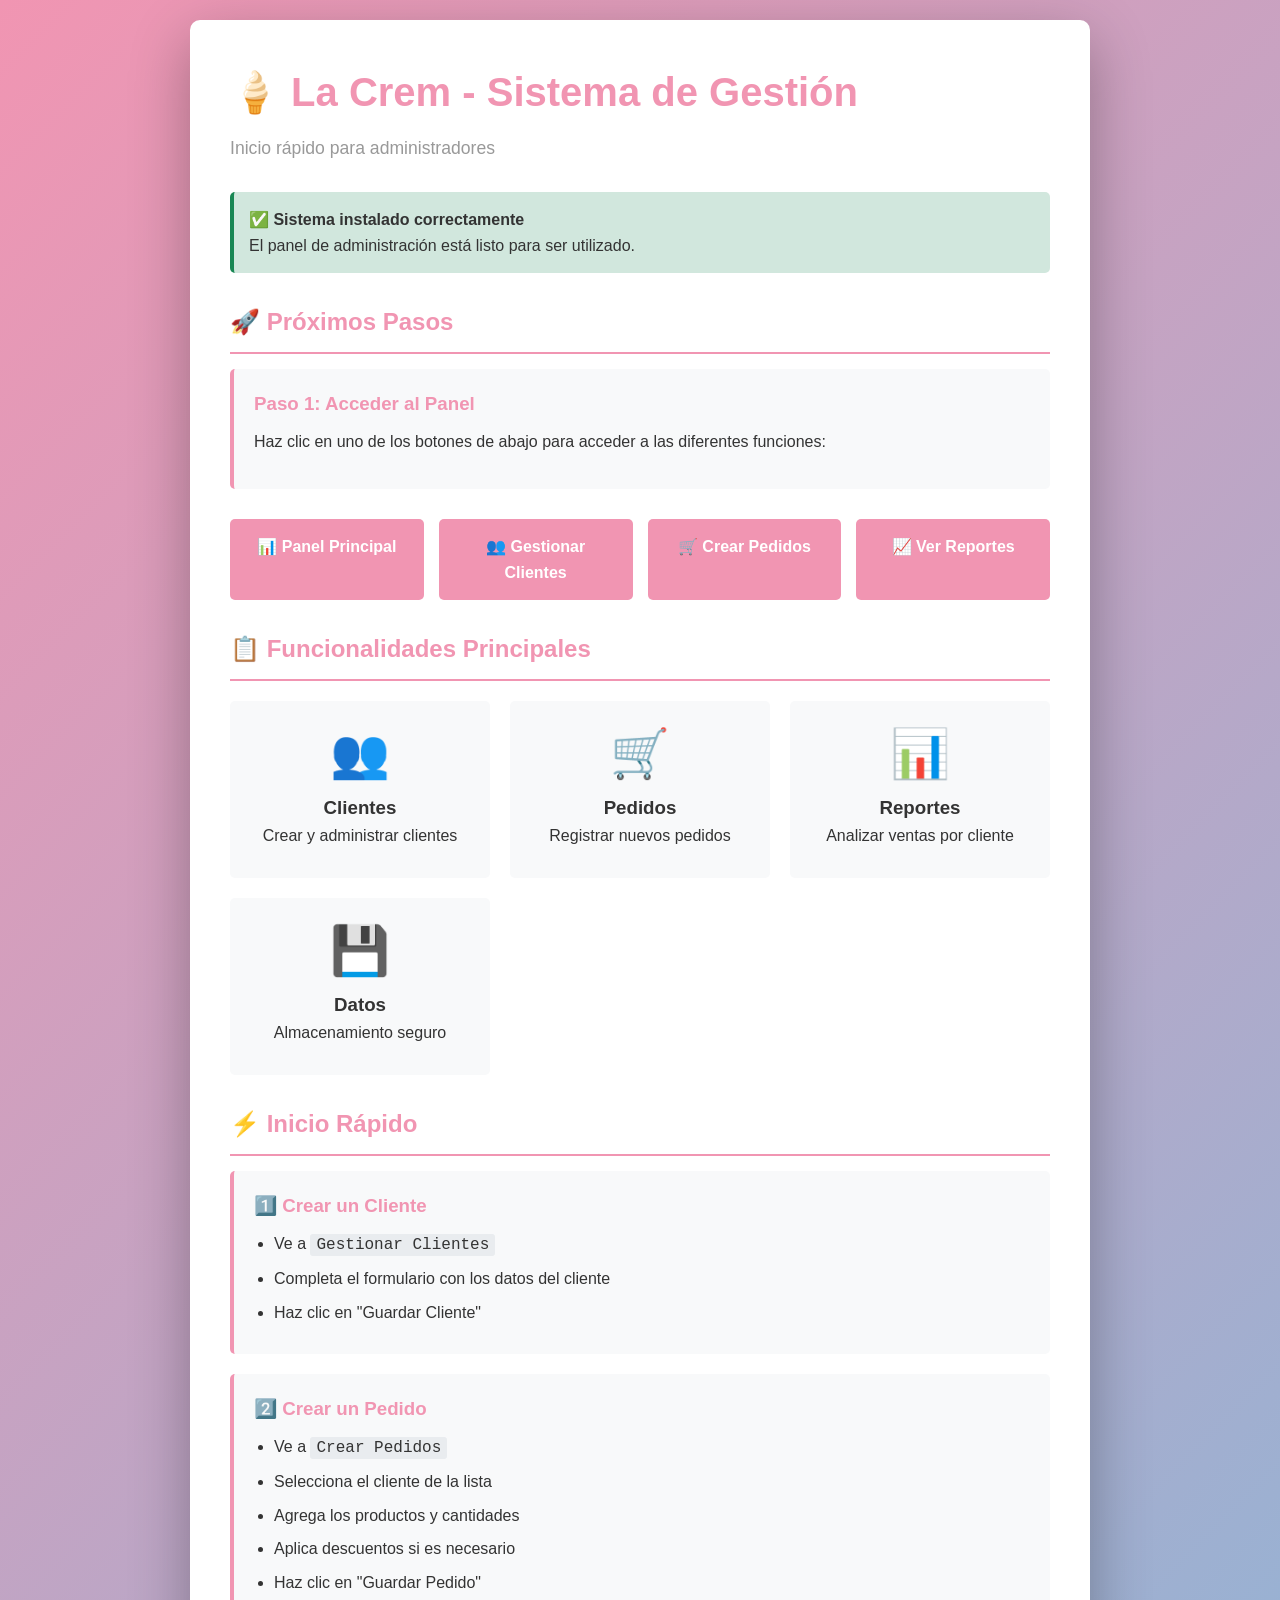
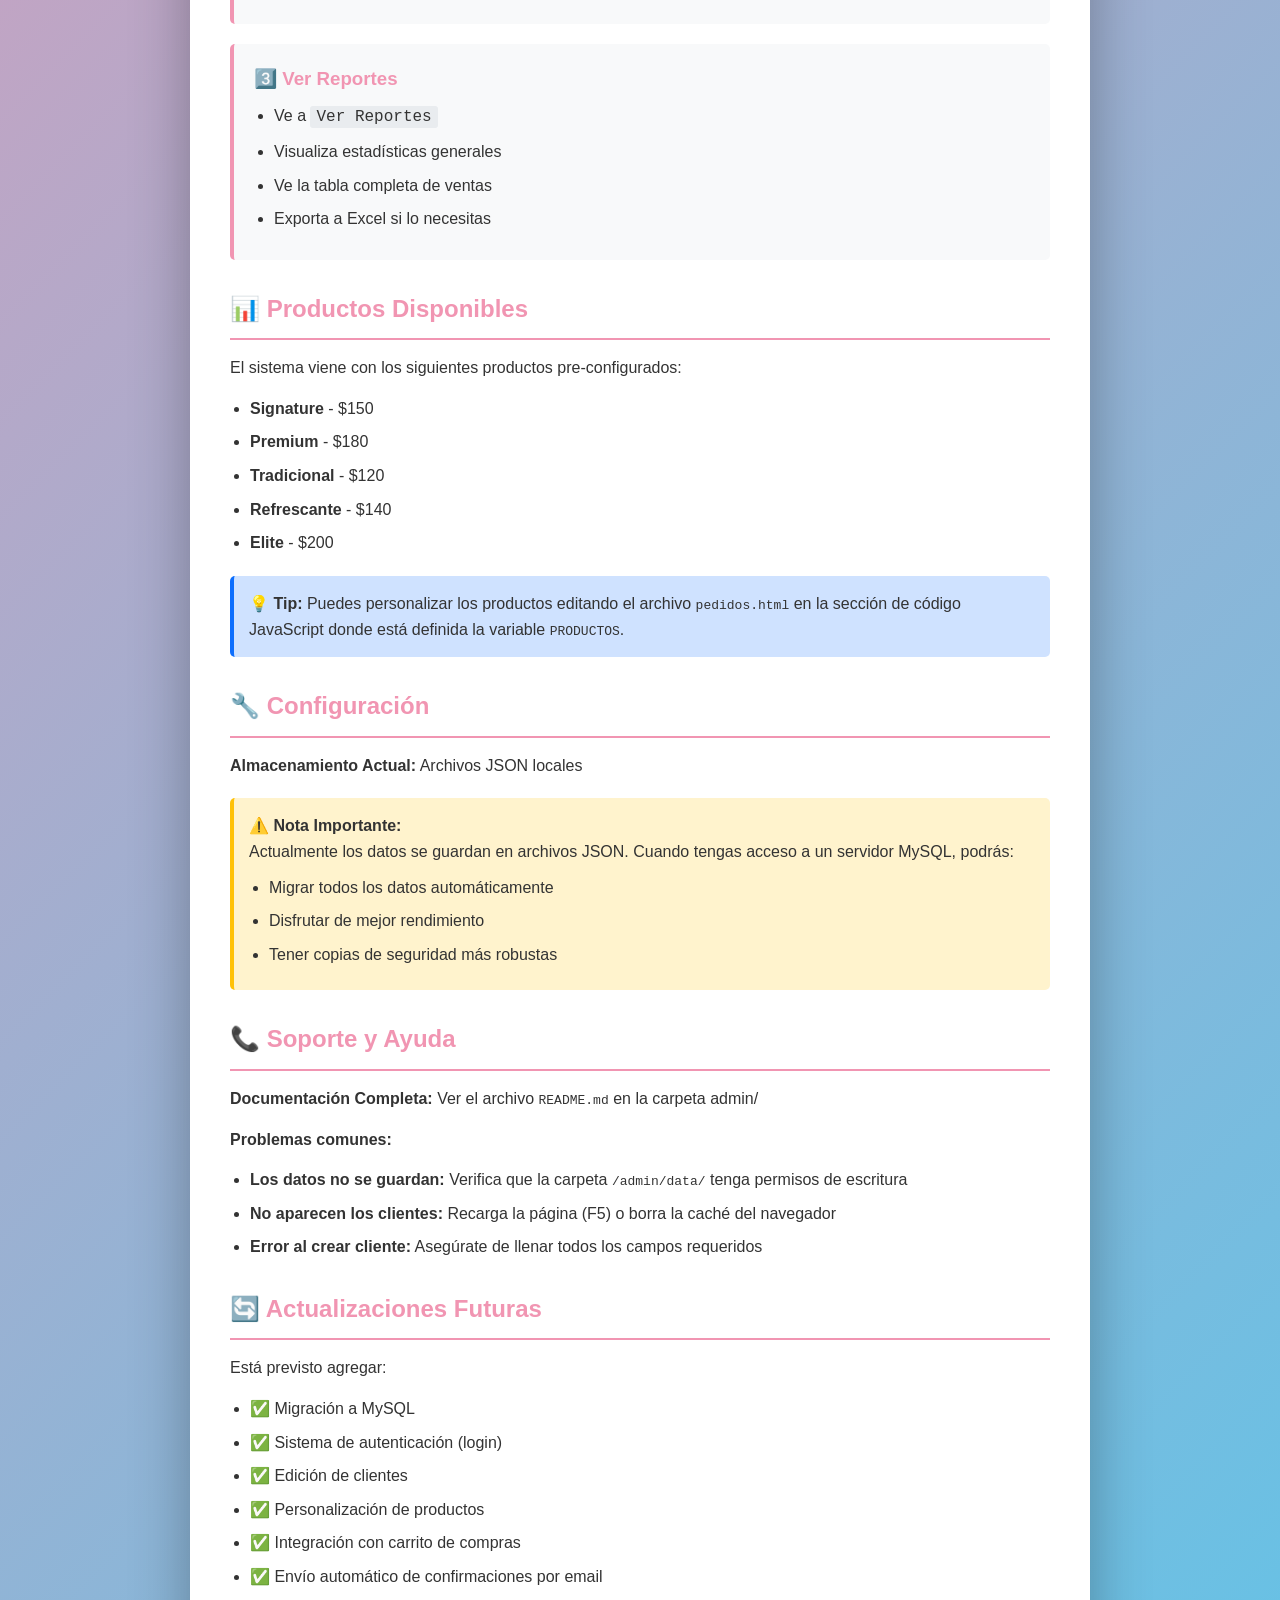
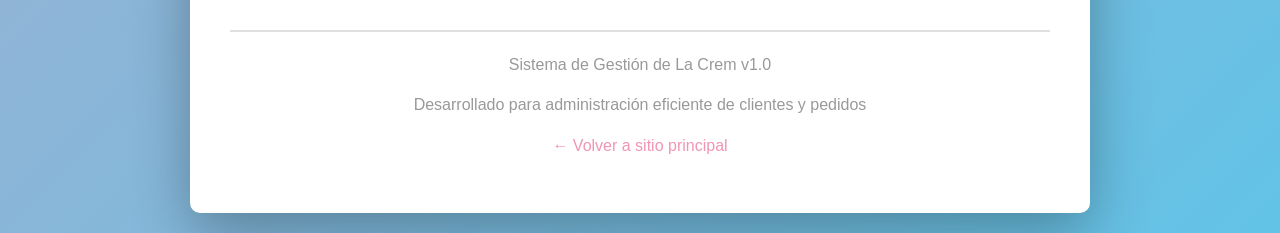
<file: admin/INICIO.html>
<!DOCTYPE html>
<html lang="es">
<head>
    <meta charset="utf-8">
    <meta name="viewport" content="width=device-width, initial-scale=1.0">
    <title>Guía de Inicio Rápido - La Crem Admin</title>
    <style>
        * { margin: 0; padding: 0; box-sizing: border-box; }
        body {
            font-family: 'Segoe UI', Tahoma, Geneva, Verdana, sans-serif;
            line-height: 1.6;
            color: #333;
            background: linear-gradient(135deg, #F195B2 0%, #62C3E7 100%);
            min-height: 100vh;
            padding: 20px;
        }
        .container {
            max-width: 900px;
            margin: 0 auto;
            background: white;
            border-radius: 10px;
            padding: 40px;
            box-shadow: 0 20px 60px rgba(0, 0, 0, 0.3);
        }
        h1 { color: #F195B2; margin-bottom: 10px; font-size: 2.5em; }
        .subtitle { color: #999; margin-bottom: 30px; font-size: 1.1em; }
        h2 { color: #F195B2; margin-top: 30px; margin-bottom: 15px; border-bottom: 2px solid #F195B2; padding-bottom: 10px; }
        p { margin-bottom: 15px; }
        .paso { background: #f8f9fa; padding: 20px; border-radius: 5px; margin-bottom: 20px; border-left: 4px solid #F195B2; }
        .paso h3 { color: #F195B2; margin-bottom: 10px; }
        .paso code { background: #e9ecef; padding: 2px 6px; border-radius: 3px; font-family: 'Courier New', monospace; }
        .botones {
            display: grid;
            grid-template-columns: repeat(auto-fit, minmax(180px, 1fr));
            gap: 15px;
            margin: 30px 0;
        }
        .btn {
            padding: 15px 25px;
            border-radius: 5px;
            text-decoration: none;
            text-align: center;
            font-weight: 600;
            cursor: pointer;
            border: none;
            transition: all 0.3s;
            display: inline-block;
        }
        .btn-primary {
            background: #F195B2;
            color: white;
        }
        .btn-primary:hover {
            background: #e85181;
            transform: translateY(-2px);
            box-shadow: 0 5px 20px rgba(241, 149, 178, 0.4);
        }
        .btn-secondary {
            background: #6c757d;
            color: white;
        }
        .btn-secondary:hover {
            background: #5a6268;
            transform: translateY(-2px);
        }
        .info { background: #cfe2ff; border-left: 4px solid #0d6efd; padding: 15px; border-radius: 5px; margin: 20px 0; }
        .success { background: #d1e7dd; border-left: 4px solid #198754; padding: 15px; border-radius: 5px; margin: 20px 0; }
        .warning { background: #fff3cd; border-left: 4px solid #ffc107; padding: 15px; border-radius: 5px; margin: 20px 0; }
        .caracteristicas { display: grid; grid-template-columns: repeat(auto-fit, minmax(200px, 1fr)); gap: 20px; margin: 20px 0; }
        .caracteristica { background: #f8f9fa; padding: 15px; border-radius: 5px; text-align: center; }
        .caracteristica i { color: #F195B2; font-size: 2em; margin-bottom: 10px; }
        ul { margin-left: 20px; }
        li { margin-bottom: 8px; }
        .footer { margin-top: 40px; padding-top: 20px; border-top: 2px solid #e0e0e0; text-align: center; color: #999; }
    </style>
</head>
<body>
    <div class="container">
        <h1>🍦 La Crem - Sistema de Gestión</h1>
        <p class="subtitle">Inicio rápido para administradores</p>

        <div class="success">
            <strong>✅ Sistema instalado correctamente</strong><br>
            El panel de administración está listo para ser utilizado.
        </div>

        <h2>🚀 Próximos Pasos</h2>

        <div class="paso">
            <h3>Paso 1: Acceder al Panel</h3>
            <p>Haz clic en uno de los botones de abajo para acceder a las diferentes funciones:</p>
        </div>

        <div class="botones">
            <a href="index.html" class="btn btn-primary">📊 Panel Principal</a>
            <a href="clientes.html" class="btn btn-primary">👥 Gestionar Clientes</a>
            <a href="pedidos.html" class="btn btn-primary">🛒 Crear Pedidos</a>
            <a href="reportes.html" class="btn btn-primary">📈 Ver Reportes</a>
        </div>

        <h2>📋 Funcionalidades Principales</h2>

        <div class="caracteristicas">
            <div class="caracteristica">
                <div style="font-size: 3em;">👥</div>
                <h3>Clientes</h3>
                <p>Crear y administrar clientes</p>
            </div>
            <div class="caracteristica">
                <div style="font-size: 3em;">🛒</div>
                <h3>Pedidos</h3>
                <p>Registrar nuevos pedidos</p>
            </div>
            <div class="caracteristica">
                <div style="font-size: 3em;">📊</div>
                <h3>Reportes</h3>
                <p>Analizar ventas por cliente</p>
            </div>
            <div class="caracteristica">
                <div style="font-size: 3em;">💾</div>
                <h3>Datos</h3>
                <p>Almacenamiento seguro</p>
            </div>
        </div>

        <h2>⚡ Inicio Rápido</h2>

        <div class="paso">
            <h3>1️⃣ Crear un Cliente</h3>
            <ul>
                <li>Ve a <code>Gestionar Clientes</code></li>
                <li>Completa el formulario con los datos del cliente</li>
                <li>Haz clic en "Guardar Cliente"</li>
            </ul>
        </div>

        <div class="paso">
            <h3>2️⃣ Crear un Pedido</h3>
            <ul>
                <li>Ve a <code>Crear Pedidos</code></li>
                <li>Selecciona el cliente de la lista</li>
                <li>Agrega los productos y cantidades</li>
                <li>Aplica descuentos si es necesario</li>
                <li>Haz clic en "Guardar Pedido"</li>
            </ul>
        </div>

        <div class="paso">
            <h3>3️⃣ Ver Reportes</h3>
            <ul>
                <li>Ve a <code>Ver Reportes</code></li>
                <li>Visualiza estadísticas generales</li>
                <li>Ve la tabla completa de ventas</li>
                <li>Exporta a Excel si lo necesitas</li>
            </ul>
        </div>

        <h2>📊 Productos Disponibles</h2>
        
        <p>El sistema viene con los siguientes productos pre-configurados:</p>
        
        <ul>
            <li><strong>Signature</strong> - $150</li>
            <li><strong>Premium</strong> - $180</li>
            <li><strong>Tradicional</strong> - $120</li>
            <li><strong>Refrescante</strong> - $140</li>
            <li><strong>Elite</strong> - $200</li>
        </ul>

        <div class="info">
            <strong>💡 Tip:</strong> Puedes personalizar los productos editando el archivo <code>pedidos.html</code> en la sección de código JavaScript donde está definida la variable <code>PRODUCTOS</code>.
        </div>

        <h2>🔧 Configuración</h2>

        <p><strong>Almacenamiento Actual:</strong> Archivos JSON locales</p>

        <div class="warning">
            <strong>⚠️ Nota Importante:</strong><br>
            Actualmente los datos se guardan en archivos JSON. Cuando tengas acceso a un servidor MySQL, podrás:
            <ul style="margin-top: 10px;">
                <li>Migrar todos los datos automáticamente</li>
                <li>Disfrutar de mejor rendimiento</li>
                <li>Tener copias de seguridad más robustas</li>
            </ul>
        </div>

        <h2>📞 Soporte y Ayuda</h2>

        <p><strong>Documentación Completa:</strong> Ver el archivo <code>README.md</code> en la carpeta admin/</p>

        <p><strong>Problemas comunes:</strong></p>
        <ul>
            <li><strong>Los datos no se guardan:</strong> Verifica que la carpeta <code>/admin/data/</code> tenga permisos de escritura</li>
            <li><strong>No aparecen los clientes:</strong> Recarga la página (F5) o borra la caché del navegador</li>
            <li><strong>Error al crear cliente:</strong> Asegúrate de llenar todos los campos requeridos</li>
        </ul>

        <h2>🔄 Actualizaciones Futuras</h2>

        <p>Está previsto agregar:</p>
        <ul>
            <li>✅ Migración a MySQL</li>
            <li>✅ Sistema de autenticación (login)</li>
            <li>✅ Edición de clientes</li>
            <li>✅ Personalización de productos</li>
            <li>✅ Integración con carrito de compras</li>
            <li>✅ Envío automático de confirmaciones por email</li>
        </ul>

        <div class="footer">
            <p>Sistema de Gestión de La Crem v1.0</p>
            <p>Desarrollado para administración eficiente de clientes y pedidos</p>
            <p><a href="/" style="color: #F195B2; text-decoration: none;">← Volver a sitio principal</a></p>
        </div>
    </div>
</body>
</html>
</file>
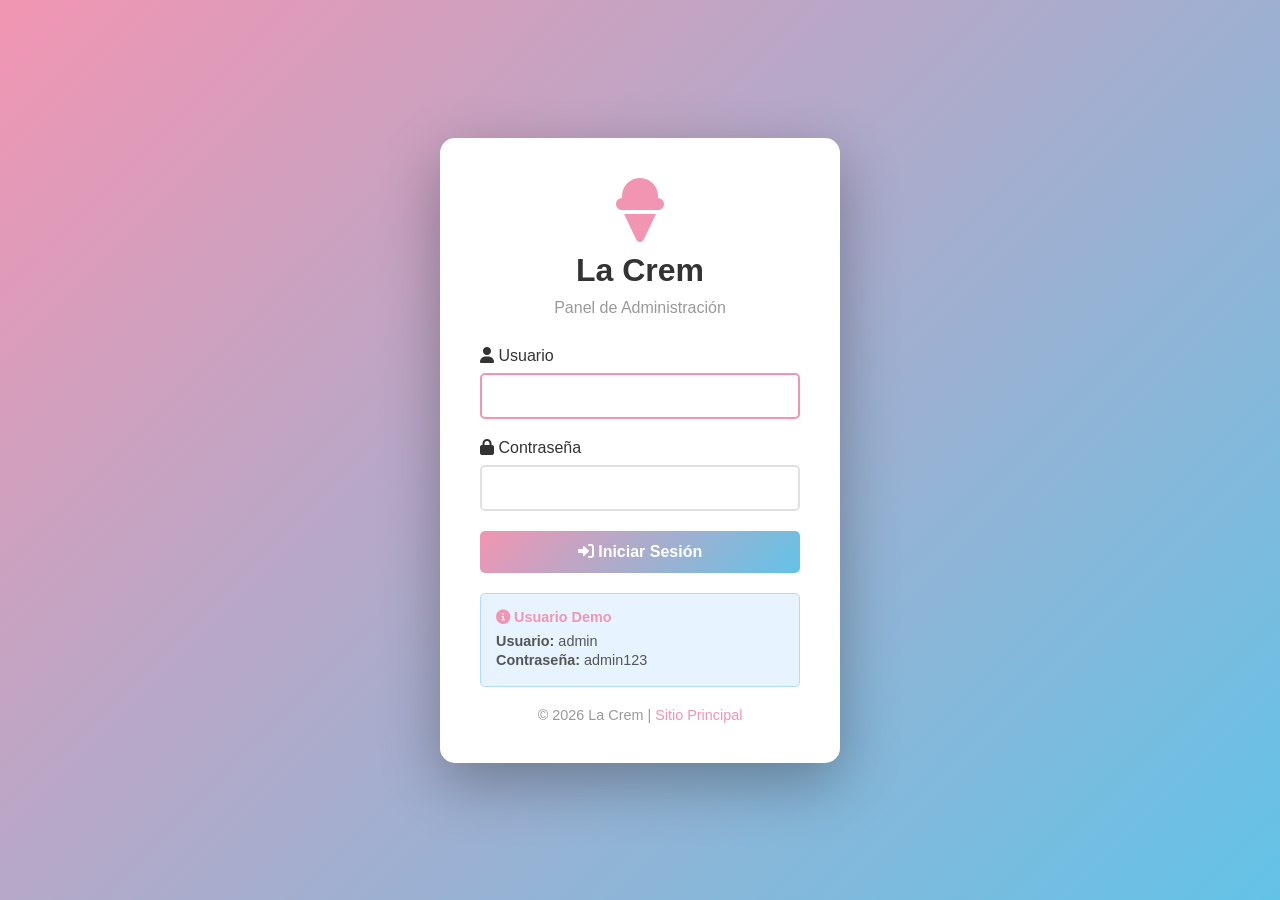
<file: admin/login.html>
<!DOCTYPE html>
<html lang="es">
<head>
    <meta charset="utf-8">
    <meta name="viewport" content="width=device-width, initial-scale=1.0">
    <title>Login - La Crem Admin</title>
    <link href="https://cdnjs.cloudflare.com/ajax/libs/font-awesome/6.0.0/css/all.min.css" rel="stylesheet">
    <style>
        * {
            margin: 0;
            padding: 0;
            box-sizing: border-box;
        }

        body {
            font-family: 'Poppins', sans-serif;
            background: linear-gradient(135deg, #F195B2 0%, #62C3E7 100%);
            min-height: 100vh;
            display: flex;
            justify-content: center;
            align-items: center;
            padding: 20px;
        }

        .login-container {
            background: white;
            border-radius: 15px;
            padding: 40px;
            box-shadow: 0 20px 60px rgba(0, 0, 0, 0.3);
            max-width: 400px;
            width: 100%;
        }

        .logo {
            text-align: center;
            margin-bottom: 30px;
        }

        .logo i {
            font-size: 4em;
            color: #F195B2;
            margin-bottom: 10px;
        }

        .logo h1 {
            color: #333;
            font-size: 2em;
            margin-bottom: 10px;
        }

        .logo p {
            color: #999;
        }

        .form-group {
            margin-bottom: 20px;
        }

        label {
            display: block;
            margin-bottom: 8px;
            color: #333;
            font-weight: 500;
        }

        input[type="text"],
        input[type="password"] {
            width: 100%;
            padding: 12px;
            border: 2px solid #e0e0e0;
            border-radius: 5px;
            font-family: inherit;
            font-size: 1em;
            transition: border-color 0.3s;
        }

        input:focus {
            outline: none;
            border-color: #F195B2;
        }

        button {
            background: linear-gradient(135deg, #F195B2 0%, #62C3E7 100%);
            color: white;
            padding: 12px 25px;
            border: none;
            border-radius: 5px;
            font-size: 1em;
            font-weight: 600;
            cursor: pointer;
            transition: transform 0.2s, box-shadow 0.2s;
            width: 100%;
        }

        button:hover {
            transform: translateY(-2px);
            box-shadow: 0 5px 20px rgba(241, 149, 178, 0.4);
        }

        button:disabled {
            opacity: 0.6;
            cursor: not-allowed;
        }

        .alert {
            padding: 15px;
            border-radius: 5px;
            margin-bottom: 20px;
            display: none;
        }

        .alert.success {
            background: #d4edda;
            color: #155724;
            border: 1px solid #c3e6cb;
            display: block;
        }

        .alert.error {
            background: #f8d7da;
            color: #721c24;
            border: 1px solid #f5c6cb;
            display: block;
        }

        .info-box {
            background: #e7f3ff;
            border: 1px solid #b3d9ff;
            border-radius: 5px;
            padding: 15px;
            margin-top: 20px;
            font-size: 0.9em;
        }

        .info-box h4 {
            color: #F195B2;
            margin-bottom: 8px;
        }

        .info-box p {
            color: #555555;
            margin: 3px 0;
        }

        .footer {
            text-align: center;
            margin-top: 20px;
            color: #999;
            font-size: 0.9em;
        }

        .footer a {
            color: #F195B2;
            text-decoration: none;
        }

        .footer a:hover {
            text-decoration: underline;
        }

        @keyframes shake {
            0%, 100% { transform: translateX(0); }
            25% { transform: translateX(-10px); }
            75% { transform: translateX(10px); }
        }

        .shake {
            animation: shake 0.3s;
        }
    </style>
</head>
<body>
    <div class="login-container">
        <div class="logo">
            <i class="fas fa-ice-cream"></i>
            <h1>La Crem</h1>
            <p>Panel de Administración</p>
        </div>

        <div id="message" class="alert"></div>

        <form id="loginForm">
            <div class="form-group">
                <label for="usuario">
                    <i class="fas fa-user"></i> Usuario
                </label>
                <input type="text" id="usuario" name="usuario" required autocomplete="username" autofocus>
            </div>

            <div class="form-group">
                <label for="password">
                    <i class="fas fa-lock"></i> Contraseña
                </label>
                <input type="password" id="password" name="password" required autocomplete="current-password">
            </div>

            <button type="submit" id="btnLogin">
                <i class="fas fa-sign-in-alt"></i> Iniciar Sesión
            </button>
        </form>

        <div class="info-box">
            <h4><i class="fas fa-info-circle"></i> Usuario Demo</h4>
            <p><strong>Usuario:</strong> admin</p>
            <p><strong>Contraseña:</strong> admin123</p>
        </div>

        <div class="footer">
            <p>&copy; 2026 La Crem | <a href="/">Sitio Principal</a></p>
        </div>
    </div>

    <script>
        document.getElementById('loginForm').addEventListener('submit', async (e) => {
            e.preventDefault();

            const usuario = document.getElementById('usuario').value;
            const password = document.getElementById('password').value;
            const btnLogin = document.getElementById('btnLogin');
            const loginContainer = document.querySelector('.login-container');

            btnLogin.disabled = true;
            btnLogin.innerHTML = '<i class="fas fa-spinner fa-spin"></i> Validando...';

            try {
                const response = await fetch('api/api.php?action=login', {
                    method: 'POST',
                    headers: {
                        'Content-Type': 'application/json'
                    },
                    body: JSON.stringify({ usuario, password })
                });

                const result = await response.json();

                if (result.success) {
                    mostrarMensaje('Login exitoso. Redirigiendo...', 'success');
                    
                    setTimeout(() => {
                        window.location.href = 'index.html';
                    }, 1000);
                } else {
                    mostrarMensaje(result.message || 'Error al iniciar sesión', 'error');
                    loginContainer.classList.add('shake');
                    setTimeout(() => {
                        loginContainer.classList.remove('shake');
                    }, 300);
                    
                    btnLogin.disabled = false;
                    btnLogin.innerHTML = '<i class="fas fa-sign-in-alt"></i> Iniciar Sesión';
                }
            } catch (error) {
                console.error('Error:', error);
                mostrarMensaje('Error de conexión. Intenta nuevamente.', 'error');
                
                btnLogin.disabled = false;
                btnLogin.innerHTML = '<i class="fas fa-sign-in-alt"></i> Iniciar Sesión';
            }
        });

        function mostrarMensaje(mensaje, tipo) {
            const element = document.getElementById('message');
            element.textContent = mensaje;
            element.className = `alert ${tipo}`;

            if (tipo === 'success') {
                setTimeout(() => {
                    element.style.display = 'none';
                }, 2000);
            }
        }

        // Detectar Enter en los campos
        document.getElementById('password').addEventListener('keypress', (e) => {
            if (e.key === 'Enter') {
                document.getElementById('loginForm').dispatchEvent(new Event('submit'));
            }
        });
    </script>
</body>
</html>
</file>
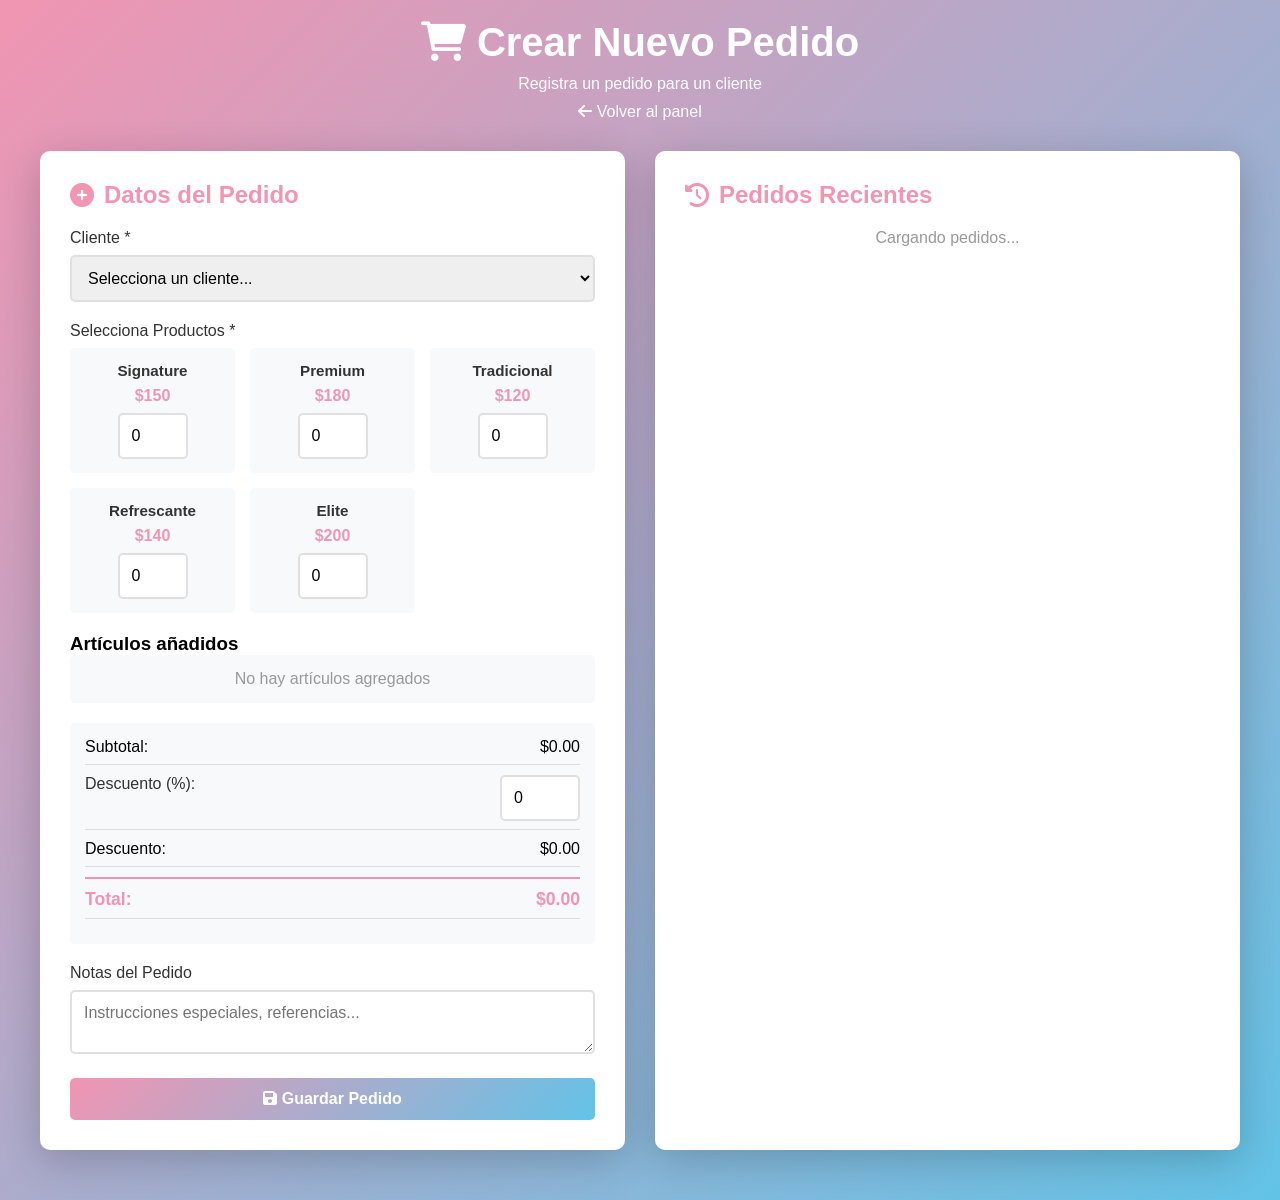
<file: admin/pedidos.html>
<!DOCTYPE html>
<html lang="es">
<head>
    <meta charset="utf-8">
    <meta name="viewport" content="width=device-width, initial-scale=1.0">
    <title>Crear Pedido - La Crem</title>
    <link href="https://cdnjs.cloudflare.com/ajax/libs/font-awesome/6.0.0/css/all.min.css" rel="stylesheet">
    <style>
        * {
            margin: 0;
            padding: 0;
            box-sizing: border-box;
        }

        body {
            font-family: 'Poppins', sans-serif;
            background: linear-gradient(135deg, #F195B2 0%, #62C3E7 100%);
            min-height: 100vh;
            padding: 20px;
        }

        .container {
            max-width: 1200px;
            margin: 0 auto;
        }

        .header {
            text-align: center;
            color: white;
            margin-bottom: 30px;
        }

        .header h1 {
            font-size: 2.5em;
            margin-bottom: 10px;
        }

        .content {
            display: grid;
            grid-template-columns: 1fr 1fr;
            gap: 30px;
            margin-bottom: 30px;
        }

        @media (max-width: 768px) {
            .content {
                grid-template-columns: 1fr;
            }
        }

        .card {
            background: white;
            border-radius: 10px;
            padding: 30px;
            box-shadow: 0 10px 40px rgba(0, 0, 0, 0.2);
        }

        .card h2 {
            color: #F195B2;
            margin-bottom: 20px;
            display: flex;
            align-items: center;
            gap: 10px;
        }

        .form-group {
            margin-bottom: 20px;
        }

        label {
            display: block;
            margin-bottom: 8px;
            color: #333;
            font-weight: 500;
        }

        input[type="text"],
        input[type="email"],
        input[type="number"],
        select,
        textarea {
            width: 100%;
            padding: 12px;
            border: 2px solid #e0e0e0;
            border-radius: 5px;
            font-family: inherit;
            font-size: 1em;
            transition: border-color 0.3s;
        }

        input:focus,
        select:focus,
        textarea:focus {
            outline: none;
            border-color: #F195B2;
        }

        button {
            background: linear-gradient(135deg, #F195B2 0%, #62C3E7 100%);
            color: white;
            padding: 12px 25px;
            border: none;
            border-radius: 5px;
            font-size: 1em;
            font-weight: 600;
            cursor: pointer;
            transition: transform 0.2s, box-shadow 0.2s;
            width: 100%;
        }

        button:hover {
            transform: translateY(-2px);
            box-shadow: 0 5px 20px rgba(241, 149, 178, 0.4);
        }

        .btn-secondary {
            background: #6c757d;
            width: auto;
            margin-top: 10px;
        }

        .btn-danger {
            background: #dc3545;
            width: auto;
        }

        .alert {
            padding: 15px;
            border-radius: 5px;
            margin-bottom: 20px;
            display: none;
        }

        .alert.success {
            background: #d4edda;
            color: #155724;
            border: 1px solid #c3e6cb;
            display: block;
        }

        .alert.error {
            background: #f8d7da;
            color: #721c24;
            border: 1px solid #f5c6cb;
            display: block;
        }

        .items-list {
            background: #f8f9fa;
            padding: 15px;
            border-radius: 5px;
            margin-bottom: 20px;
            max-height: 300px;
            overflow-y: auto;
        }

        .item-row {
            background: white;
            padding: 12px;
            border-radius: 5px;
            margin-bottom: 10px;
            display: flex;
            justify-content: space-between;
            align-items: center;
            border-left: 3px solid #F195B2;
        }

        .item-info h4 {
            margin-bottom: 5px;
            color: #333;
        }

        .item-info p {
            color: #666;
            font-size: 0.9em;
            margin: 2px 0;
        }

        .item-actions button {
            width: auto;
            padding: 6px 10px;
            font-size: 0.85em;
            margin-left: 5px;
        }

        .btn-delete {
            background: #dc3545;
        }

        .products-grid {
            display: grid;
            grid-template-columns: repeat(auto-fill, minmax(150px, 1fr));
            gap: 15px;
            margin-bottom: 20px;
        }

        .product-card {
            background: #f8f9fa;
            padding: 12px;
            border-radius: 5px;
            text-align: center;
            cursor: pointer;
            border: 2px solid transparent;
            transition: all 0.3s;
        }

        .product-card:hover {
            border-color: #F195B2;
            background: #fbeaf1;
        }

        .product-card h4 {
            color: #333;
            margin-bottom: 8px;
            font-size: 0.95em;
        }

        .product-card .precio {
            color: #F195B2;
            font-weight: bold;
            margin-bottom: 8px;
        }

        .product-card button {
            padding: 8px 12px;
            font-size: 0.85em;
        }

        .resumen {
            background: #f8f9fa;
            padding: 15px;
            border-radius: 5px;
            margin: 20px 0;
        }

        .resumen-row {
            display: flex;
            justify-content: space-between;
            margin-bottom: 10px;
            padding-bottom: 8px;
            border-bottom: 1px solid #ddd;
        }

        .resumen-row.total {
            margin-top: 10px;
            padding-top: 10px;
            border-top: 2px solid #F195B2;
            font-weight: bold;
            color: #F195B2;
            font-size: 1.1em;
        }

        .input-cantidad {
            width: 70px !important;
        }
    </style>
</head>
<body>
    <div class="container">
        <div class="header">
            <h1><i class="fas fa-shopping-cart"></i> Crear Nuevo Pedido</h1>
            <p>Registra un pedido para un cliente</p>
            <a href="index.html" style="color: white; text-decoration: none; margin-top: 10px; display: inline-block;">
                <i class="fas fa-arrow-left"></i> Volver al panel
            </a>
        </div>

        <div class="content">
            <!-- Formulario para crear pedido -->
            <div class="card">
                <h2><i class="fas fa-plus-circle"></i> Datos del Pedido</h2>
                <div id="message" class="alert"></div>

                <form id="formPedido">
                    <div class="form-group">
                        <label for="cliente_id">Cliente *</label>
                        <select id="cliente_id" name="cliente_id" required>
                            <option value="">Selecciona un cliente...</option>
                        </select>
                    </div>

                    <div class="form-group">
                        <label>Selecciona Productos *</label>
                        <div class="products-grid" id="productsGrid">
                            <!-- Se llenará dinámicamente -->
                        </div>
                    </div>

                    <div class="form-group">
                        <h3>Artículos añadidos</h3>
                        <div class="items-list" id="itemsList">
                            <p style="text-align: center; color: #999;">No hay artículos agregados</p>
                        </div>
                    </div>

                    <div class="resumen" id="resumen">
                        <div class="resumen-row">
                            <span>Subtotal:</span>
                            <span id="subtotal">$0.00</span>
                        </div>
                        <div class="resumen-row">
                            <label>Descuento (%):</label>
                            <input type="number" id="descuento" name="descuento" value="0" min="0" max="100" style="width: 80px;">
                        </div>
                        <div class="resumen-row">
                            <span>Descuento:</span>
                            <span id="monto_descuento">$0.00</span>
                        </div>
                        <div class="resumen-row total">
                            <span>Total:</span>
                            <span id="total">$0.00</span>
                        </div>
                    </div>

                    <div class="form-group">
                        <label for="notas">Notas del Pedido</label>
                        <textarea id="notas" name="notas" placeholder="Instrucciones especiales, referencias..."></textarea>
                    </div>

                    <button type="submit">
                        <i class="fas fa-save"></i> Guardar Pedido
                    </button>
                </form>
            </div>

            <!-- Historial de pedidos -->
            <div class="card">
                <h2><i class="fas fa-history"></i> Pedidos Recientes</h2>
                <div id="pedidosList" style="max-height: 600px; overflow-y: auto;">
                    <p style="text-align: center; color: #999;">Cargando pedidos...</p>
                </div>
            </div>
        </div>
    </div>

    <script>
        // Productos disponibles (ajusta según tus productos)
        const PRODUCTOS = [
            { id: 'sig', nombre: 'Signature', precio: 150 },
            { id: 'prem', nombre: 'Premium', precio: 180 },
            { id: 'trad', nombre: 'Tradicional', precio: 120 },
            { id: 'refr', nombre: 'Refrescante', precio: 140 },
            { id: 'elit', nombre: 'Elite', precio: 200 }
        ];

        let pedidoActual = {
            cliente_id: '',
            items: [],
            descuento: 0
        };

        // Inicializar
        document.addEventListener('DOMContentLoaded', () => {
            cargarClientes();
            crearGridProductos();
            cargarPedidos();

            // Escuchar cambios en descuento
            document.getElementById('descuento').addEventListener('change', actualizarResumen);
        });

        // Crear grid de productos
        function crearGridProductos() {
            const grid = document.getElementById('productsGrid');
            grid.innerHTML = '';

            PRODUCTOS.forEach(producto => {
                const div = document.createElement('div');
                div.className = 'product-card';
                div.innerHTML = `
                    <h4>${producto.nombre}</h4>
                    <div class="precio">$${producto.precio}</div>
                    <input type="number" id="cant-${producto.id}" class="input-cantidad" value="0" min="0" placeholder="Cantidad">
                `;
                grid.appendChild(div);
            });
        }

        // Cargar clientes
        async function cargarClientes() {
            try {
                const response = await fetch('api/api.php?action=obtener_clientes');
                const clientes = await response.json();

                const select = document.getElementById('cliente_id');
                select.innerHTML = '<option value="">Selecciona un cliente...</option>';

                clientes.forEach(cliente => {
                    const option = document.createElement('option');
                    option.value = cliente.id;
                    option.textContent = `${cliente.nombre} (${cliente.email})`;
                    select.appendChild(option);
                });
            } catch (error) {
                console.error('Error al cargar clientes:', error);
            }
        }

        // Agregar productos al pedido
        function agregarProductos() {
            pedidoActual.items = [];

            PRODUCTOS.forEach(producto => {
                const cantidad = parseInt(document.getElementById(`cant-${producto.id}`).value) || 0;

                if (cantidad > 0) {
                    pedidoActual.items.push({
                        producto_id: producto.id,
                        nombre: producto.nombre,
                        cantidad: cantidad,
                        precio: producto.precio,
                        subtotal: cantidad * producto.precio
                    });
                }
            });

            mostrarItemsPedido();
            actualizarResumen();
        }

        // Mostrar items del pedido
        function mostrarItemsPedido() {
            const list = document.getElementById('itemsList');

            if (pedidoActual.items.length === 0) {
                list.innerHTML = '<p style="text-align: center; color: #999;">No hay artículos agregados</p>';
                return;
            }

            let html = '';
            pedidoActual.items.forEach((item, index) => {
                html += `
                    <div class="item-row">
                        <div class="item-info">
                            <h4>${item.nombre}</h4>
                            <p>Cantidad: ${item.cantidad} x $${item.precio} = $${item.subtotal}</p>
                        </div>
                        <div class="item-actions">
                            <button type="button" class="btn-delete" onclick="eliminarItem(${index})">
                                <i class="fas fa-trash"></i>
                            </button>
                        </div>
                    </div>
                `;
            });

            list.innerHTML = html;
        }

        function eliminarItem(index) {
            pedidoActual.items.splice(index, 1);
            mostrarItemsPedido();
            actualizarResumen();
        }

        // Actualizar resumen
        function actualizarResumen() {
            const subtotal = pedidoActual.items.reduce((sum, item) => sum + item.subtotal, 0);
            const descuento = parseFloat(document.getElementById('descuento').value) || 0;
            const montoDescuento = (subtotal * descuento) / 100;
            const total = subtotal - montoDescuento;

            pedidoActual.descuento = descuento;

            document.getElementById('subtotal').textContent = `$${subtotal.toFixed(2)}`;
            document.getElementById('monto_descuento').textContent = `$${montoDescuento.toFixed(2)}`;
            document.getElementById('total').textContent = `$${total.toFixed(2)}`;
        }

        // Enviar formulario
        document.getElementById('formPedido').addEventListener('submit', async (e) => {
            e.preventDefault();

            // Actualizar items antes de enviar
            agregarProductos();

            if (!pedidoActual.cliente_id) {
                mostrarMensaje('Selecciona un cliente', 'error');
                return;
            }

            if (pedidoActual.items.length === 0) {
                mostrarMensaje('Agrega al menos un producto', 'error');
                return;
            }

            pedidoActual.cliente_id = document.getElementById('cliente_id').value;
            pedidoActual.notas = document.getElementById('notas').value;

            try {
                const response = await fetch('api/api.php?action=guardar_pedido', {
                    method: 'POST',
                    headers: {
                        'Content-Type': 'application/json'
                    },
                    body: JSON.stringify(pedidoActual)
                });

                const result = await response.json();

                if (result.success) {
                    mostrarMensaje('Pedido guardado correctamente', 'success');
                    document.getElementById('formPedido').reset();
                    crearGridProductos();
                    pedidoActual = { cliente_id: '', items: [], descuento: 0 };
                    mostrarItemsPedido();
                    actualizarResumen();
                    cargarPedidos();
                } else {
                    mostrarMensaje(result.message || 'Error al guardar el pedido', 'error');
                }
            } catch (error) {
                console.error('Error:', error);
                mostrarMensaje('Error al guardar el pedido', 'error');
            }
        });

        async function cargarPedidos() {
            try {
                const response = await fetch('api/api.php?action=obtener_pedidos');
                const pedidos = await response.json();
                const clientes = await fetch('api/api.php?action=obtener_clientes').then(r => r.json());

                const list = document.getElementById('pedidosList');

                if (pedidos.length === 0) {
                    list.innerHTML = '<p style="text-align: center; color: #999;">No hay pedidos registrados</p>';
                    return;
                }

                let html = '';
                pedidos.slice(-10).reverse().forEach(pedido => {
                    const cliente = clientes.find(c => c.id === pedido.cliente_id);
                    const total = pedido.items.reduce((sum, item) => sum + item.subtotal, 0);
                    const descuento = (total * pedido.descuento) / 100;
                    const totalFinal = total - descuento;

                    html += `
                        <div class="cliente-item" style="margin-bottom: 15px;">
                            <div class="cliente-info">
                                <h4>${cliente ? cliente.nombre : 'Cliente desconocido'}</h4>
                                <p><i class="fas fa-calendar"></i> ${new Date(pedido.fecha).toLocaleDateString('es-ES')}</p>
                                <p><i class="fas fa-box"></i> ${pedido.items.length} producto(s)</p>
                                <p style="color: #F195B2; font-weight: bold;">Total: $${totalFinal.toFixed(2)}</p>
                            </div>
                            <button class="btn-danger" onclick="eliminarPedido('${pedido.id}')">
                                <i class="fas fa-trash"></i> Eliminar
                            </button>
                        </div>
                    `;
                });

                list.innerHTML = html;
            } catch (error) {
                console.error('Error al cargar pedidos:', error);
            }
        }

        async function eliminarPedido(pedidoId) {
            if (!confirm('¿Está seguro de que desea eliminar este pedido?')) return;

            try {
                const response = await fetch('api/api.php?action=eliminar_pedido', {
                    method: 'POST',
                    headers: {
                        'Content-Type': 'application/x-www-form-urlencoded'
                    },
                    body: `pedido_id=${pedidoId}`
                });

                const result = await response.json();

                if (result.success) {
                    mostrarMensaje('Pedido eliminado correctamente', 'success');
                    cargarPedidos();
                } else {
                    mostrarMensaje(result.message || 'Error al eliminar el pedido', 'error');
                }
            } catch (error) {
                console.error('Error:', error);
                mostrarMensaje('Error al eliminar el pedido', 'error');
            }
        }

        function mostrarMensaje(mensaje, tipo) {
            const element = document.getElementById('message');
            element.textContent = mensaje;
            element.className = `alert ${tipo}`;

            if (tipo === 'success') {
                setTimeout(() => {
                    element.style.display = 'none';
                }, 3000);
            }
        }

        // Monitorear cambios en cantidades
        document.addEventListener('change', (e) => {
            if (e.target.classList.contains('input-cantidad')) {
                agregarProductos();
            }
        });
    </script>
</body>
</html>
</file>
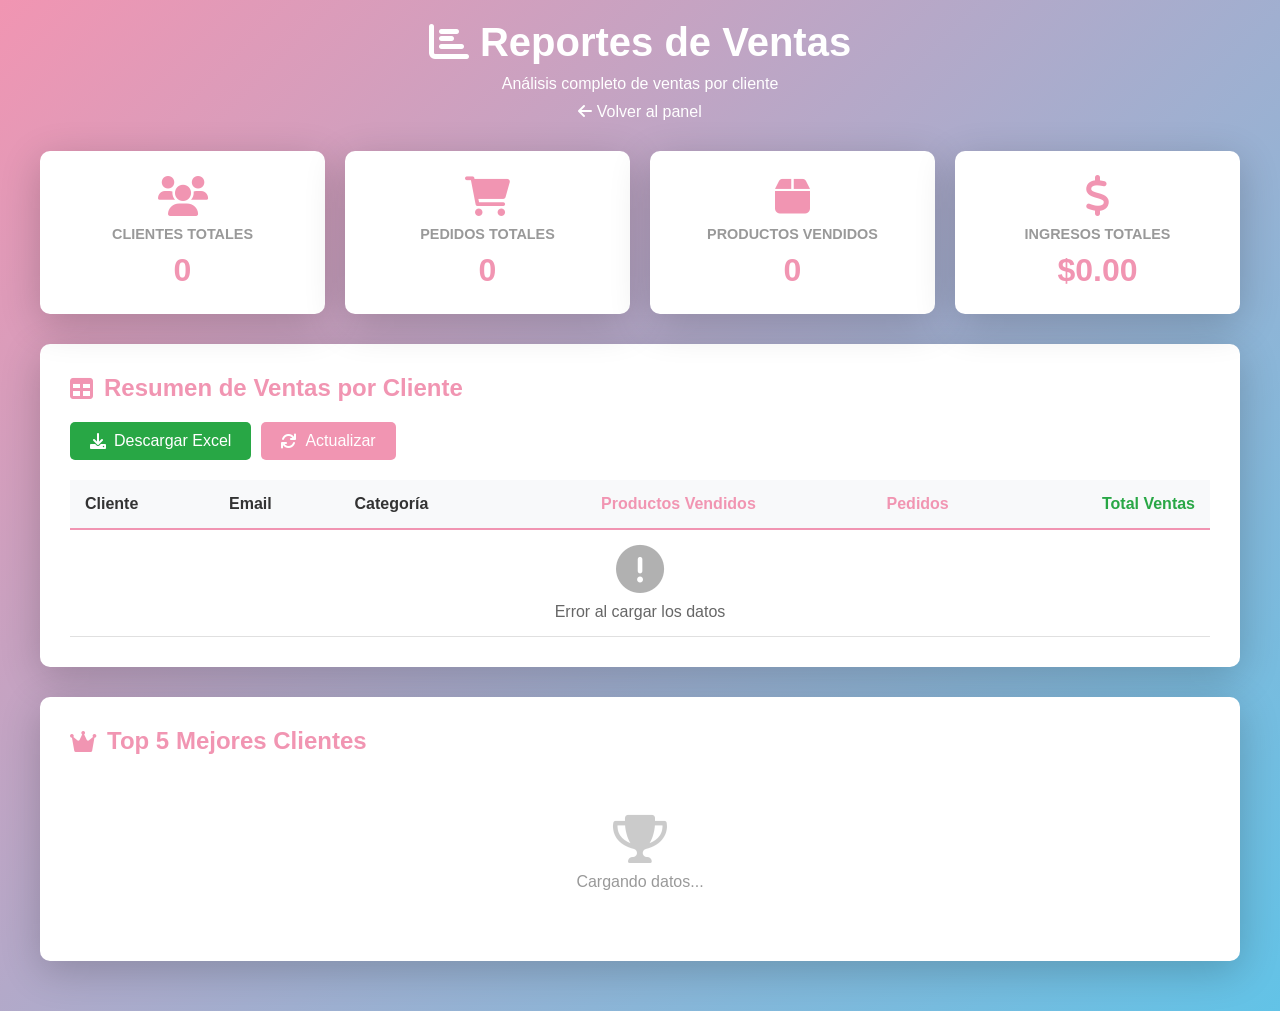
<file: admin/reportes.html>
<!DOCTYPE html>
<html lang="es">
<head>
    <meta charset="utf-8">
    <meta name="viewport" content="width=device-width, initial-scale=1.0">
    <title>Reportes de Ventas - La Crem</title>
    <link href="https://cdnjs.cloudflare.com/ajax/libs/font-awesome/6.0.0/css/all.min.css" rel="stylesheet">
    <style>
        * {
            margin: 0;
            padding: 0;
            box-sizing: border-box;
        }

        body {
            font-family: 'Poppins', sans-serif;
            background: linear-gradient(135deg, #F195B2 0%, #62C3E7 100%);
            min-height: 100vh;
            padding: 20px;
        }

        .container {
            max-width: 1200px;
            margin: 0 auto;
        }

        .header {
            text-align: center;
            color: white;
            margin-bottom: 30px;
        }

        .header h1 {
            font-size: 2.5em;
            margin-bottom: 10px;
        }

        .stats {
            display: grid;
            grid-template-columns: repeat(auto-fit, minmax(200px, 1fr));
            gap: 20px;
            margin-bottom: 30px;
        }

        .stat-card {
            background: white;
            padding: 25px;
            border-radius: 10px;
            box-shadow: 0 10px 40px rgba(0, 0, 0, 0.2);
            text-align: center;
        }

        .stat-card i {
            font-size: 2.5em;
            color: #F195B2;
            margin-bottom: 10px;
        }

        .stat-card h3 {
            color: #999;
            font-size: 0.9em;
            margin-bottom: 10px;
            text-transform: uppercase;
        }

        .stat-card .number {
            color: #F195B2;
            font-size: 2em;
            font-weight: bold;
        }

        .card {
            background: white;
            border-radius: 10px;
            padding: 30px;
            box-shadow: 0 10px 40px rgba(0, 0, 0, 0.2);
            margin-bottom: 30px;
        }

        .card h2 {
            color: #F195B2;
            margin-bottom: 20px;
            display: flex;
            align-items: center;
            gap: 10px;
        }

        table {
            width: 100%;
            border-collapse: collapse;
        }

        thead {
            background: #f8f9fa;
            border-bottom: 2px solid #F195B2;
        }

        th {
            padding: 15px;
            text-align: left;
            color: #333;
            font-weight: 600;
        }

        td {
            padding: 15px;
            border-bottom: 1px solid #e0e0e0;
            color: #666;
        }

        tbody tr:hover {
            background: #f8f9fa;
        }

        .cliente-nombre {
            color: #333;
            font-weight: 600;
        }

        .numero {
            text-align: center;
            font-weight: 600;
            color: #F195B2;
        }

        .monto {
            text-align: right;
            font-weight: 600;
            color: #28a745;
        }

        .badge {
            display: inline-block;
            padding: 5px 10px;
            border-radius: 20px;
            font-size: 0.85em;
            font-weight: 600;
        }

        .badge.oro {
            background: #fff3cd;
            color: #856404;
        }

        .badge.plata {
            background: #d4edda;
            color: #155724;
        }

        .badge.bronce {
            background: #cfe2ff;
            color: #084298;
        }

        .tabla-scroll {
            overflow-x: auto;
        }

        .sin-datos {
            text-align: center;
            padding: 40px;
            color: #999;
        }

        .sin-datos i {
            font-size: 3em;
            margin-bottom: 10px;
            opacity: 0.5;
        }

        @media (max-width: 768px) {
            .card {
                padding: 15px;
            }

            th, td {
                padding: 10px 5px;
                font-size: 0.9em;
            }

            .stat-card {
                padding: 15px;
            }

            .stat-card i {
                font-size: 2em;
            }

            .stat-card .number {
                font-size: 1.5em;
            }
        }

        .botones {
            display: flex;
            gap: 10px;
            flex-wrap: wrap;
            margin-bottom: 20px;
        }

        .btn {
            padding: 10px 20px;
            border: none;
            border-radius: 5px;
            cursor: pointer;
            font-size: 1em;
            text-decoration: none;
            display: inline-flex;
            align-items: center;
            gap: 8px;
            transition: all 0.3s;
        }

        .btn-primary {
            background: #F195B2;
            color: white;
        }

        .btn-primary:hover {
            background: #e85181;
        }

        .btn-secondary {
            background: #6c757d;
            color: white;
        }

        .btn-secondary:hover {
            background: #5a6268;
        }

        .btn-exportar {
            background: #28a745;
            color: white;
        }

        .btn-exportar:hover {
            background: #218838;
        }

        .filtros {
            background: #f8f9fa;
            padding: 20px;
            border-radius: 5px;
            margin-bottom: 20px;
            display: grid;
            grid-template-columns: repeat(auto-fit, minmax(200px, 1fr));
            gap: 15px;
        }

        .filtro select {
            width: 100%;
            padding: 10px;
            border: 1px solid #ddd;
            border-radius: 5px;
        }
    </style>
</head>
<body>
    <div class="container">
        <div class="header">
            <h1><i class="fas fa-chart-bar"></i> Reportes de Ventas</h1>
            <p>Análisis completo de ventas por cliente</p>
            <a href="index.html" style="color: white; text-decoration: none; margin-top: 10px; display: inline-block;">
                <i class="fas fa-arrow-left"></i> Volver al panel
            </a>
        </div>

        <!-- Estadísticas generales -->
        <div class="stats" id="stats">
            <div class="stat-card">
                <i class="fas fa-users"></i>
                <h3>Clientes Totales</h3>
                <div class="number" id="totalClientes">0</div>
            </div>
            <div class="stat-card">
                <i class="fas fa-shopping-cart"></i>
                <h3>Pedidos Totales</h3>
                <div class="number" id="totalPedidos">0</div>
            </div>
            <div class="stat-card">
                <i class="fas fa-box"></i>
                <h3>Productos Vendidos</h3>
                <div class="number" id="totalProductos">0</div>
            </div>
            <div class="stat-card">
                <i class="fas fa-dollar-sign"></i>
                <h3>Ingresos Totales</h3>
                <div class="number" id="totalVentas">$0.00</div>
            </div>
        </div>

        <!-- Tabla de clientes -->
        <div class="card">
            <h2><i class="fas fa-table"></i> Resumen de Ventas por Cliente</h2>

            <div class="botones">
                <button class="btn btn-exportar" onclick="exportarCSV()">
                    <i class="fas fa-download"></i> Descargar Excel
                </button>
                <button class="btn btn-primary" onclick="recargarDatos()">
                    <i class="fas fa-sync"></i> Actualizar
                </button>
            </div>

            <div class="tabla-scroll">
                <table id="tablaResumen">
                    <thead>
                        <tr>
                            <th>Cliente</th>
                            <th>Email</th>
                            <th>Categoría</th>
                            <th class="numero">Productos Vendidos</th>
                            <th class="numero">Pedidos</th>
                            <th class="monto">Total Ventas</th>
                        </tr>
                    </thead>
                    <tbody id="tbody">
                        <tr class="sin-datos">
                            <td colspan="6">
                                <i class="fas fa-chart-line"></i>
                                <p>Cargando datos...</p>
                            </td>
                        </tr>
                    </tbody>
                </table>
            </div>
        </div>

        <!-- Top 5 Clientes -->
        <div class="card">
            <h2><i class="fas fa-crown"></i> Top 5 Mejores Clientes</h2>
            <div id="top5Container">
                <div class="sin-datos">
                    <i class="fas fa-trophy"></i>
                    <p>Cargando datos...</p>
                </div>
            </div>
        </div>
    </div>

    <script>
        document.addEventListener('DOMContentLoaded', () => {
            cargarReportes();
        });

        async function cargarReportes() {
            try {
                const response = await fetch('api/api.php?action=obtener_resumen');
                const resumen = await response.json();

                // Obtener datos crudos
                const response_clientes = await fetch('api/api.php?action=obtener_clientes');
                const clientes = await response_clientes.json();

                const response_pedidos = await fetch('api/api.php?action=obtener_pedidos');
                const pedidos = await response_pedidos.json();

                // Actualizar estadísticas generales
                document.getElementById('totalClientes').textContent = clientes.length;
                document.getElementById('totalPedidos').textContent = pedidos.length;

                let totalProductos = 0;
                let totalVentas = 0;

                resumen.forEach(item => {
                    totalProductos += item.total_productos;
                    totalVentas += item.total_ventas;
                });

                document.getElementById('totalProductos').textContent = totalProductos;
                document.getElementById('totalVentas').textContent = `$${totalVentas.toFixed(2)}`;

                // Llenar tabla
                if (resumen.length === 0) {
                    document.getElementById('tbody').innerHTML = `
                        <tr class="sin-datos">
                            <td colspan="6">
                                <i class="fas fa-inbox"></i>
                                <p>No hay datos de ventas aún</p>
                            </td>
                        </tr>
                    `;
                    return;
                }

                let html = '';
                resumen.forEach((item, index) => {
                    let categoria = 'Nuevo';
                    let badge = 'bronce';

                    if (item.total_ventas > 5000) {
                        categoria = 'VIP Oro';
                        badge = 'oro';
                    } else if (item.total_ventas > 3000) {
                        categoria = 'VIP Plata';
                        badge = 'plata';
                    }

                    html += `
                        <tr>
                            <td class="cliente-nombre">${item.cliente_nombre}</td>
                            <td>${item.cliente_email}</td>
                            <td><span class="badge ${badge}">${categoria}</span></td>
                            <td class="numero">${item.total_productos}</td>
                            <td class="numero">${item.cantidad_pedidos}</td>
                            <td class="monto">$${item.total_ventas.toFixed(2)}</td>
                        </tr>
                    `;
                });

                document.getElementById('tbody').innerHTML = html;

                // Top 5
                mostrarTop5(resumen);

            } catch (error) {
                console.error('Error al cargar reportes:', error);
                document.getElementById('tbody').innerHTML = `
                    <tr class="sin-datos">
                        <td colspan="6">
                            <i class="fas fa-exclamation-circle"></i>
                            <p>Error al cargar los datos</p>
                        </td>
                    </tr>
                `;
            }
        }

        function mostrarTop5(resumen) {
            const top5 = resumen.slice(0, 5);

            if (top5.length === 0) {
                document.getElementById('top5Container').innerHTML = `
                    <div class="sin-datos">
                        <i class="fas fa-inbox"></i>
                        <p>No hay datos disponibles</p>
                    </div>
                `;
                return;
            }

            let html = '<div style="display: grid; grid-template-columns: repeat(auto-fit, minmax(250px, 1fr)); gap: 20px;">';

            top5.forEach((item, index) => {
                const medallas = ['🥇', '🥈', '🥉', '⭐', '✨'];
                html += `
                    <div style="background: #f8f9fa; padding: 20px; border-radius: 10px; text-align: center;">
                        <div style="font-size: 2.5em; margin-bottom: 10px;">${medallas[index]}</div>
                        <h3 style="color: #333; margin-bottom: 10px;">${item.cliente_nombre}</h3>
                        <p style="color: #666; margin: 5px 0;"><strong>Ventas:</strong> $${item.total_ventas.toFixed(2)}</p>
                        <p style="color: #666; margin: 5px 0;"><strong>Productos:</strong> ${item.total_productos}</p>
                        <p style="color: #666; margin: 5px 0;"><strong>Pedidos:</strong> ${item.cantidad_pedidos}</p>
                    </div>
                `;
            });

            html += '</div>';
            document.getElementById('top5Container').innerHTML = html;
        }

        function recargarDatos() {
            cargarReportes();
        }

        async function exportarCSV() {
            try {
                const response = await fetch('api/api.php?action=obtener_resumen');
                const resumen = await response.json();

                let csv = 'Cliente,Email,Categoría,Productos Vendidos,Pedidos,Total Ventas\n';

                resumen.forEach(item => {
                    let categoria = 'Nuevo';

                    if (item.total_ventas > 5000) {
                        categoria = 'VIP Oro';
                    } else if (item.total_ventas > 3000) {
                        categoria = 'VIP Plata';
                    }

                    csv += `${item.cliente_nombre},"${item.cliente_email}",${categoria},${item.total_productos},${item.cantidad_pedidos},$${item.total_ventas.toFixed(2)}\n`;
                });

                // Descargar
                const element = document.createElement('a');
                element.setAttribute('href', 'data:text/csv;charset=utf-8,' + encodeURIComponent(csv));
                element.setAttribute('download', `reporte_ventas_${new Date().toISOString().slice(0, 10)}.csv`);
                element.style.display = 'none';
                document.body.appendChild(element);
                element.click();
                document.body.removeChild(element);
            } catch (error) {
                console.error('Error al exportar:', error);
                alert('Error al exportar los datos');
            }
        }
    </script>
</body>
</html>
</file>
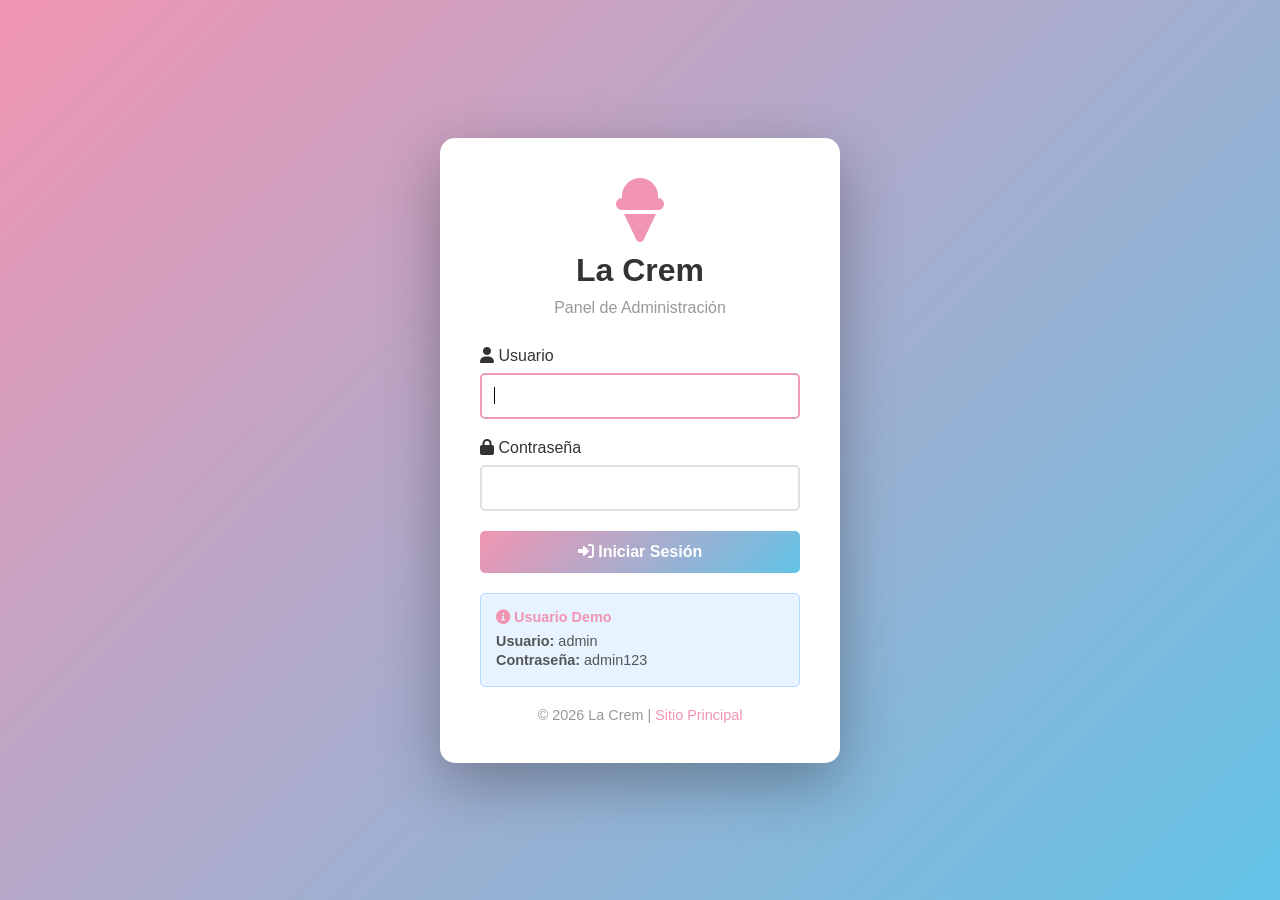
<file: admin/vendedores.html>
<!DOCTYPE html>
<html lang="es">
<head>
    <meta charset="utf-8">
    <meta name="viewport" content="width=device-width, initial-scale=1.0">
    <title>Gestión de Vendedores - La Crem</title>
    <link href="https://cdnjs.cloudflare.com/ajax/libs/font-awesome/6.0.0/css/all.min.css" rel="stylesheet">
    <style>
        * {
            margin: 0;
            padding: 0;
            box-sizing: border-box;
        }

        body {
            font-family: 'Poppins', sans-serif;
            background: linear-gradient(135deg, #F195B2 0%, #62C3E7 100%);
            min-height: 100vh;
            padding: 20px;
        }

        .container {
            max-width: 1200px;
            margin: 0 auto;
        }

        .header {
            text-align: center;
            color: white;
            margin-bottom: 30px;
        }

        .header h1 {
            font-size: 2.5em;
            margin-bottom: 10px;
        }

        .content {
            display: grid;
            grid-template-columns: 1fr 1fr;
            gap: 30px;
            margin-bottom: 30px;
        }

        @media (max-width: 768px) {
            .content {
                grid-template-columns: 1fr;
            }
        }

        .card {
            background: white;
            border-radius: 10px;
            padding: 30px;
            box-shadow: 0 10px 40px rgba(0, 0, 0, 0.2);
        }

        .card h2 {
            color: #F195B2;
            margin-bottom: 20px;
            display: flex;
            align-items: center;
            gap: 10px;
        }

        .form-group {
            margin-bottom: 20px;
        }

        label {
            display: block;
            margin-bottom: 8px;
            color: #333;
            font-weight: 500;
        }

        input[type="text"],
        input[type="email"],
        input[type="password"],
        select {
            width: 100%;
            padding: 12px;
            border: 2px solid #e0e0e0;
            border-radius: 5px;
            font-family: inherit;
            font-size: 1em;
            transition: border-color 0.3s;
        }

        input:focus,
        select:focus {
            outline: none;
            border-color: #F195B2;
        }

        button {
            background: linear-gradient(135deg, #F195B2 0%, #62C3E7 100%);
            color: white;
            padding: 12px 25px;
            border: none;
            border-radius: 5px;
            font-size: 1em;
            font-weight: 600;
            cursor: pointer;
            transition: transform 0.2s, box-shadow 0.2s;
            width: 100%;
        }

        button:hover {
            transform: translateY(-2px);
            box-shadow: 0 5px 20px rgba(102, 126, 234, 0.4);
        }

        .button-group {
            display: flex;
            gap: 10px;
            margin-top: 20px;
        }

        .button-group button {
            flex: 1;
        }

        .btn-secondary {
            background: #6c757d;
        }

        .btn-edit {
            background: #17a2b8;
            width: auto;
            padding: 8px 12px;
            font-size: 0.85em;
            margin-left: 5px;
        }

        .btn-delete {
            background: #dc3545;
            width: auto;
            padding: 8px 12px;
            font-size: 0.85em;
            margin-left: 5px;
        }

        .alert {
            padding: 15px;
            border-radius: 5px;
            margin-bottom: 20px;
            display: none;
        }

        .alert.success {
            background: #d4edda;
            color: #155724;
            border: 1px solid #c3e6cb;
            display: block;
        }

        .alert.error {
            background: #f8d7da;
            color: #721c24;
            border: 1px solid #f5c6cb;
            display: block;
        }

        .usuarios-list {
            max-height: 500px;
            overflow-y: auto;
        }

        .usuario-item {
            background: #f8f9fa;
            padding: 15px;
            border-radius: 5px;
            margin-bottom: 10px;
            border-left: 4px solid #F195B2;
            display: flex;
            justify-content: space-between;
            align-items: center;
        }

        .usuario-item.inactivo {
            opacity: 0.6;
            border-left-color: #dc3545;
        }

        .usuario-info h4 {
            color: #333;
            margin-bottom: 5px;
        }

        .usuario-info p {
            color: #666;
            font-size: 0.9em;
            margin: 3px 0;
        }

        .badge {
            display: inline-block;
            padding: 4px 8px;
            border-radius: 4px;
            font-size: 0.8em;
            font-weight: 600;
            margin-left: 5px;
        }

        .badge.admin {
            background: #ffc107;
            color: #000;
        }

        .badge.vendedor {
            background: #17a2b8;
            color: white;
        }

        .badge.inactivo {
            background: #dc3545;
            color: white;
        }
    </style>
</head>
<body>
    <div class="container">
        <div class="header">
            <h1><i class="fas fa-user-tie"></i> Gestión de Vendedores</h1>
            <p>Administra usuarios y vendedores del sistema</p>
            <a href="index.html" style="color: white; text-decoration: none; margin-top: 10px; display: inline-block;">
                <i class="fas fa-arrow-left"></i> Volver al panel
            </a>
        </div>

        <div class="content">
            <!-- Formulario para crear/editar usuario -->
            <div class="card">
                <h2 id="formTitle"><i class="fas fa-user-plus"></i> Crear Nuevo Usuario</h2>
                <div id="message" class="alert"></div>

                <form id="formUsuario">
                    <input type="hidden" id="usuario_id" name="usuario_id">
                    
                    <div class="form-group">
                        <label for="nombre">Nombre Completo *</label>
                        <input type="text" id="nombre" name="nombre" required>
                    </div>

                    <div class="form-group">
                        <label for="email">Correo Electrónico *</label>
                        <input type="email" id="email" name="email" required>
                    </div>

                    <div class="form-group">
                        <label for="usuario">Usuario *</label>
                        <input type="text" id="usuario" name="usuario" required>
                    </div>

                    <div class="form-group">
                        <label for="password">Contraseña <span id="passwordLabel">*</span></label>
                        <input type="password" id="password" name="password">
                        <small style="color: #666;">Mínimo 6 caracteres</small>
                    </div>

                    <div class="form-group">
                        <label for="rol">Rol *</label>
                        <select id="rol" name="rol" required>
                            <option value="vendedor">Vendedor</option>
                            <option value="admin">Administrador</option>
                        </select>
                    </div>

                    <div class="form-group">
                        <label for="activo">Estado *</label>
                        <select id="activo" name="activo" required>
                            <option value="true">Activo</option>
                            <option value="false">Inactivo</option>
                        </select>
                    </div>

                    <div class="button-group">
                        <button type="submit">
                            <i class="fas fa-save"></i> <span id="btnText">Guardar Usuario</span>
                        </button>
                        <button type="button" class="btn-secondary" id="btnCancelar" style="display: none;" onclick="cancelarEdicion()">
                            <i class="fas fa-times"></i> Cancelar
                        </button>
                    </div>
                </form>
            </div>

            <!-- Lista de usuarios -->
            <div class="card">
                <h2><i class="fas fa-list"></i> Usuarios Registrados</h2>
                <div class="usuarios-list" id="usuariosList">
                    <p style="text-align: center; color: #999;">Cargando usuarios...</p>
                </div>
            </div>
        </div>
    </div>

    <script>
        let usuarioEditando = null;

        // Cargar usuarios al iniciar
        document.addEventListener('DOMContentLoaded', () => {
            verificarAutenticacion();
            cargarUsuarios();
        });

        async function verificarAutenticacion() {
            try {
                const response = await fetch('api/api.php?action=check_auth');
                const result = await response.json();
                if (!result.authenticated) {
                    window.location.href = 'login.html';
                    return;
                }
                
                // Verificar si es admin
                if (result.user.rol !== 'admin') {
                    alert('No tienes permisos para acceder a esta página');
                    window.location.href = 'index.html';
                }
            } catch (error) {
                console.error('Error verificando autenticación:', error);
                window.location.href = 'login.html';
            }
        }

        // Enviar formulario
        document.getElementById('formUsuario').addEventListener('submit', async (e) => {
            e.preventDefault();

            const usuario_id = document.getElementById('usuario_id').value;
            const password = document.getElementById('password').value;

            // Validar contraseña solo si se está creando o si se cambió
            if (!usuario_id && (!password || password.length < 6)) {
                mostrarMensaje('La contraseña debe tener al menos 6 caracteres', 'error');
                return;
            }

            const usuario = {
                nombre: document.getElementById('nombre').value,
                email: document.getElementById('email').value,
                usuario: document.getElementById('usuario').value,
                rol: document.getElementById('rol').value,
                activo: document.getElementById('activo').value === 'true'
            };

            // Solo incluir password si se proporcionó
            if (password) {
                usuario.password = password;
            }

            // Si estamos editando, agregar el ID
            if (usuario_id) {
                usuario.id = usuario_id;
            }

            try {
                const action = usuario_id ? 'actualizar_usuario' : 'crear_usuario';
                const response = await fetch(`api/api.php?action=${action}`, {
                    method: 'POST',
                    headers: {
                        'Content-Type': 'application/json'
                    },
                    body: JSON.stringify(usuario)
                });

                const result = await response.json();

                if (result.success) {
                    mostrarMensaje(usuario_id ? 'Usuario actualizado correctamente' : 'Usuario creado correctamente', 'success');
                    cancelarEdicion();
                    cargarUsuarios();
                } else {
                    mostrarMensaje(result.message || 'Error al guardar el usuario', 'error');
                }
            } catch (error) {
                console.error('Error:', error);
                mostrarMensaje('Error al guardar el usuario', 'error');
            }
        });

        async function cargarUsuarios() {
            try {
                const response = await fetch('api/api.php?action=obtener_usuarios');
                const usuarios = await response.json();

                const usuariosList = document.getElementById('usuariosList');

                if (usuarios.length === 0) {
                    usuariosList.innerHTML = '<p style="text-align: center; color: #999;">No hay usuarios registrados</p>';
                    return;
                }

                let html = '';
                usuarios.forEach(usuario => {
                    const inactivo = !usuario.activo ? 'inactivo' : '';
                    html += `
                        <div class="usuario-item ${inactivo}">
                            <div class="usuario-info">
                                <h4>
                                    ${usuario.nombre}
                                    <span class="badge ${usuario.rol}">${usuario.rol === 'admin' ? 'Admin' : 'Vendedor'}</span>
                                    ${!usuario.activo ? '<span class="badge inactivo">Inactivo</span>' : ''}
                                </h4>
                                <p><i class="fas fa-user"></i> Usuario: ${usuario.usuario}</p>
                                <p><i class="fas fa-envelope"></i> ${usuario.email}</p>
                                <p><i class="fas fa-calendar"></i> Creado: ${new Date(usuario.fecha_creacion).toLocaleDateString()}</p>
                            </div>
                            <div>
                                <button class="btn-edit" onclick='editarUsuario(${JSON.stringify(usuario).replace(/'/g, "\\'")})'>
                                    <i class="fas fa-edit"></i> Editar
                                </button>
                                ${usuario.id !== 'admin_001' ? `
                                <button class="btn-delete" onclick="eliminarUsuario('${usuario.id}', '${usuario.nombre.replace(/'/g, "\\'")}')">
                                    <i class="fas fa-trash"></i> Eliminar
                                </button>
                                ` : ''}
                            </div>
                        </div>
                    `;
                });

                usuariosList.innerHTML = html;
            } catch (error) {
                console.error('Error al cargar usuarios:', error);
                document.getElementById('usuariosList').innerHTML = '<p style="color: red;">Error al cargar los usuarios</p>';
            }
        }

        function editarUsuario(usuario) {
            usuarioEditando = usuario;
            
            // Cambiar título del formulario
            document.getElementById('formTitle').innerHTML = '<i class="fas fa-edit"></i> Editar Usuario';
            document.getElementById('btnText').textContent = 'Actualizar Usuario';
            document.getElementById('btnCancelar').style.display = 'block';
            document.getElementById('passwordLabel').textContent = '(dejar en blanco para no cambiar)';
            
            // Rellenar formulario
            document.getElementById('usuario_id').value = usuario.id;
            document.getElementById('nombre').value = usuario.nombre;
            document.getElementById('email').value = usuario.email;
            document.getElementById('usuario').value = usuario.usuario;
            document.getElementById('password').value = '';
            document.getElementById('password').removeAttribute('required');
            document.getElementById('rol').value = usuario.rol;
            document.getElementById('activo').value = usuario.activo ? 'true' : 'false';
            
            // Scroll al formulario
            document.querySelector('.content').scrollIntoView({ behavior: 'smooth' });
        }

        function cancelarEdicion() {
            usuarioEditando = null;
            
            // Restaurar título del formulario
            document.getElementById('formTitle').innerHTML = '<i class="fas fa-user-plus"></i> Crear Nuevo Usuario';
            document.getElementById('btnText').textContent = 'Guardar Usuario';
            document.getElementById('btnCancelar').style.display = 'none';
            document.getElementById('passwordLabel').textContent = '*';
            
            // Limpiar formulario
            document.getElementById('formUsuario').reset();
            document.getElementById('usuario_id').value = '';
            document.getElementById('password').setAttribute('required', 'required');
        }

        async function eliminarUsuario(usuarioId, nombre) {
            if (!confirm(`¿Está seguro de que desea eliminar al usuario ${nombre}?`)) return;

            try {
                const response = await fetch('api/api.php?action=eliminar_usuario', {
                    method: 'POST',
                    headers: {
                        'Content-Type': 'application/x-www-form-urlencoded'
                    },
                    body: `id=${usuarioId}`
                });

                const result = await response.json();

                if (result.success) {
                    mostrarMensaje('Usuario eliminado correctamente', 'success');
                    cargarUsuarios();
                } else {
                    mostrarMensaje(result.message || 'Error al eliminar el usuario', 'error');
                }
            } catch (error) {
                console.error('Error:', error);
                mostrarMensaje('Error al eliminar el usuario', 'error');
            }
        }

        function mostrarMensaje(mensaje, tipo) {
            const element = document.getElementById('message');
            element.textContent = mensaje;
            element.className = `alert ${tipo}`;
            
            if (tipo === 'success') {
                setTimeout(() => {
                    element.style.display = 'none';
                }, 3000);
            }
        }
    </script>
</body>
</html>
</file>
<file: css/style.css>
/******* Bootstrap Theming ********/
/*!
 * Bootstrap v4.5.3 (https://getbootstrap.com/)
 * Copyright 2011-2020 The Bootstrap Authors
 * Copyright 2011-2020 Twitter, Inc.
 * Licensed under MIT (https://github.com/twbs/bootstrap/blob/main/LICENSE)
 */
:root {
  --blue: #007bff;
  --indigo: #6610f2;
  --purple: #6f42c1;
  /*--pink: #e83e8c;*/
  --pink: #F6F1E8 --red: #dc3545;
  --orange: #fd7e14;
  --yellow: #ffc107;
  --green: #28a745;
  --teal: #20c997;
  --cyan: #17a2b8;
  --white: #fff;
  --gray: #6c757d;
  --gray-dark: #343a40;
  --primary: #F195B2;
  --secondary: #62C3E7;
  --success: #28a745;
  --info: #17a2b8;
  --warning: #ffc107;
  --danger: #dc3545;
  --light: #FFFFFF;
  --dark: #333333;
  --breakpoint-xs: 0;
  --breakpoint-sm: 576px;
  --breakpoint-md: 768px;
  --breakpoint-lg: 992px;
  --breakpoint-xl: 1200px;
  --font-family-sans-serif: "Poppins", sans-serif;
  --font-family-monospace: SFMono-Regular, Menlo, Monaco, Consolas, "Liberation Mono", "Courier New", monospace;
}

*,
*::before,
*::after {
  box-sizing: border-box;
}

html {
  font-family: sans-serif;
  line-height: 1.15;
  -webkit-text-size-adjust: 100%;
  -webkit-tap-highlight-color: rgba(0, 0, 0, 0);
}

article,
aside,
figcaption,
figure,
footer,
header,
hgroup,
main,
nav,
section {
  display: block;
}

body {
  margin: 0;
  font-family: "Poppins", sans-serif;
  font-size: 1rem;
  font-weight: 400;
  line-height: 1.5;
  color: #555555;
  text-align: left;
  background-color: #F3F6FF;
}

[tabindex="-1"]:focus:not(:focus-visible) {
  outline: 0 !important;
}

hr {
  box-sizing: content-box;
  height: 0;
  overflow: visible;
}

h1,
h2,
h3,
h4,
h5,
h6 {
  margin-top: 0;
  margin-bottom: 0.5rem;
}

p {
  margin-top: 0;
  margin-bottom: 1rem;
}

abbr[title],
abbr[data-original-title] {
  text-decoration: underline;
  text-decoration: underline dotted;
  cursor: help;
  border-bottom: 0;
  text-decoration-skip-ink: none;
}

address {
  margin-bottom: 1rem;
  font-style: normal;
  line-height: inherit;
}

ol,
ul,
dl {
  margin-top: 0;
  margin-bottom: 1rem;
}

ol ol,
ul ul,
ol ul,
ul ol {
  margin-bottom: 0;
}

dt {
  font-weight: 700;
}

dd {
  margin-bottom: .5rem;
  margin-left: 0;
}

blockquote {
  margin: 0 0 1rem;
}

b,
strong {
  font-weight: bolder;
}

small {
  font-size: 80%;
}

sub,
sup {
  position: relative;
  font-size: 75%;
  line-height: 0;
  vertical-align: baseline;
}

sub {
  bottom: -.25em;
}

sup {
  top: -.5em;
}

a {
  color: #F195B2;
  text-decoration: none;
  background-color: transparent;
}

a:hover {
  color: #e85181;
  text-decoration: underline;
}

a:not([href]):not([class]) {
  color: inherit;
  text-decoration: none;
}

a:not([href]):not([class]):hover {
  color: inherit;
  text-decoration: none;
}

pre,
code,
kbd,
samp {
  font-family: SFMono-Regular, Menlo, Monaco, Consolas, "Liberation Mono", "Courier New", monospace;
  font-size: 1em;
}

pre {
  margin-top: 0;
  margin-bottom: 1rem;
  overflow: auto;
  -ms-overflow-style: scrollbar;
}

figure {
  margin: 0 0 1rem;
}

img {
  vertical-align: middle;
  border-style: none;
}

svg {
  overflow: hidden;
  vertical-align: middle;
}

table {
  border-collapse: collapse;
}

caption {
  padding-top: 0.75rem;
  padding-bottom: 0.75rem;
  color: #6c757d;
  text-align: left;
  caption-side: bottom;
}

th {
  text-align: inherit;
  text-align: -webkit-match-parent;
}

label {
  display: inline-block;
  margin-bottom: 0.5rem;
}

button {
  border-radius: 0;
}

button:focus {
  outline: 1px dotted;
  outline: 5px auto -webkit-focus-ring-color;
}

input,
button,
select,
optgroup,
textarea {
  margin: 0;
  font-family: inherit;
  font-size: inherit;
  line-height: inherit;
}

button,
input {
  overflow: visible;
}

button,
select {
  text-transform: none;
}

[role="button"] {
  cursor: pointer;
}

select {
  word-wrap: normal;
}

button,
[type="button"],
[type="reset"],
[type="submit"] {
  -webkit-appearance: button;
}

button:not(:disabled),
[type="button"]:not(:disabled),
[type="reset"]:not(:disabled),
[type="submit"]:not(:disabled) {
  cursor: pointer;
}

button::-moz-focus-inner,
[type="button"]::-moz-focus-inner,
[type="reset"]::-moz-focus-inner,
[type="submit"]::-moz-focus-inner {
  padding: 0;
  border-style: none;
}

input[type="radio"],
input[type="checkbox"] {
  box-sizing: border-box;
  padding: 0;
}

textarea {
  overflow: auto;
  resize: vertical;
}

fieldset {
  min-width: 0;
  padding: 0;
  margin: 0;
  border: 0;
}

legend {
  display: block;
  width: 100%;
  max-width: 100%;
  padding: 0;
  margin-bottom: .5rem;
  font-size: 1.5rem;
  line-height: inherit;
  color: inherit;
  white-space: normal;
}

@media (max-width: 1200px) {
  legend {
    font-size: calc(1.275rem + 0.3vw);
  }
}

progress {
  vertical-align: baseline;
}

[type="number"]::-webkit-inner-spin-button,
[type="number"]::-webkit-outer-spin-button {
  height: auto;
}

[type="search"] {
  outline-offset: -2px;
  -webkit-appearance: none;
}

[type="search"]::-webkit-search-decoration {
  -webkit-appearance: none;
}

::-webkit-file-upload-button {
  font: inherit;
  -webkit-appearance: button;
}

output {
  display: inline-block;
}

summary {
  display: list-item;
  cursor: pointer;
}

template {
  display: none;
}

[hidden] {
  display: none !important;
}

h1,
h2,
h3,
h4,
h5,
h6,
.h1,
.h2,
.h3,
.h4,
.h5,
.h6 {
  margin-bottom: 0.5rem;
  font-weight: 500;
  line-height: 1.2;
  color: #333333;
}

h1,
.h1 {
  font-size: 2.5rem;
}

@media (max-width: 1200px) {

  h1,
  .h1 {
    font-size: calc(1.375rem + 1.5vw);
  }
}

h2,
.h2 {
  font-size: 2rem;
}

@media (max-width: 1200px) {

  h2,
  .h2 {
    font-size: calc(1.325rem + 0.9vw);
  }
}

h3,
.h3 {
  font-size: 1.75rem;
}

@media (max-width: 1200px) {

  h3,
  .h3 {
    font-size: calc(1.3rem + 0.6vw);
  }
}

h4,
.h4 {
  font-size: 1.5rem;
}

@media (max-width: 1200px) {

  h4,
  .h4 {
    font-size: calc(1.275rem + 0.3vw);
  }
}

h5,
.h5 {
  font-size: 1.25rem;
}

h6,
.h6 {
  font-size: 1rem;
}

.lead {
  font-size: 1.25rem;
  font-weight: 300;
}

.display-1 {
  font-size: 6rem;
  font-weight: 300;
  line-height: 1.2;
}

@media (max-width: 1200px) {
  .display-1 {
    font-size: calc(1.725rem + 5.7vw);
  }
}

.display-2 {
  font-size: 5.5rem;
  font-weight: 300;
  line-height: 1.2;
}

@media (max-width: 1200px) {
  .display-2 {
    font-size: calc(1.675rem + 5.1vw);
  }
}

.display-3 {
  font-size: 4.5rem;
  font-weight: 300;
  line-height: 1.2;
}

@media (max-width: 1200px) {
  .display-3 {
    font-size: calc(1.575rem + 3.9vw);
  }
}

.display-4 {
  font-size: 3.5rem;
  font-weight: 300;
  line-height: 1.2;
}

@media (max-width: 1200px) {
  .display-4 {
    font-size: calc(1.475rem + 2.7vw);
  }
}

hr {
  margin-top: 1rem;
  margin-bottom: 1rem;
  border: 0;
  border-top: 1px solid rgba(0, 0, 0, 0.1);
}

small,
.small {
  font-size: 80%;
  font-weight: 400;
}

mark,
.mark {
  padding: 0.2em;
  background-color: #fcf8e3;
}

.list-unstyled {
  padding-left: 0;
  list-style: none;
}

.list-inline {
  padding-left: 0;
  list-style: none;
}

.list-inline-item {
  display: inline-block;
}

.list-inline-item:not(:last-child) {
  margin-right: 0.5rem;
}

.initialism {
  font-size: 90%;
  text-transform: uppercase;
}

.blockquote {
  margin-bottom: 1rem;
  font-size: 1.25rem;
}

.blockquote-footer {
  display: block;
  font-size: 80%;
  color: #6c757d;
}

.blockquote-footer::before {
  content: "\2014\00A0";
}

.img-fluid {
  max-width: 100%;
  height: auto;
}

.img-thumbnail {
  padding: 0.25rem;
  background-color: #F3F6FF;
  border: 1px solid #dee2e6;
  border-radius: 5px;
  max-width: 100%;
  height: auto;
}

.figure {
  display: inline-block;
}

.figure-img {
  margin-bottom: 0.5rem;
  line-height: 1;
}

.figure-caption {
  font-size: 90%;
  color: #6c757d;
}

code {
  font-size: 87.5%;
  color: #e83e8c;
  word-wrap: break-word;
}

a>code {
  color: inherit;
}

kbd {
  padding: 0.2rem 0.4rem;
  font-size: 87.5%;
  color: #fff;
  background-color: #212529;
  border-radius: 0.2rem;
}

kbd kbd {
  padding: 0;
  font-size: 100%;
  font-weight: 700;
}

pre {
  display: block;
  font-size: 87.5%;
  color: #212529;
}

pre code {
  font-size: inherit;
  color: inherit;
  word-break: normal;
}

.pre-scrollable {
  max-height: 340px;
  overflow-y: scroll;
}

.container,
.container-fluid,
.container-sm,
.container-md,
.container-lg,
.container-xl {
  width: 100%;
  padding-right: 15px;
  padding-left: 15px;
  margin-right: auto;
  margin-left: auto;
}

@media (min-width: 576px) {

  .container,
  .container-sm {
    max-width: 540px;
  }
}

@media (min-width: 768px) {

  .container,
  .container-sm,
  .container-md {
    max-width: 720px;
  }
}

@media (min-width: 992px) {

  .container,
  .container-sm,
  .container-md,
  .container-lg {
    max-width: 960px;
  }
}

@media (min-width: 1200px) {

  .container,
  .container-sm,
  .container-md,
  .container-lg,
  .container-xl {
    max-width: 1140px;
  }
}

.row {
  display: flex;
  flex-wrap: wrap;
  margin-right: -15px;
  margin-left: -15px;
}

.no-gutters {
  margin-right: 0;
  margin-left: 0;
}

.no-gutters>.col,
.no-gutters>[class*="col-"] {
  padding-right: 0;
  padding-left: 0;
}

.col-1,
.col-2,
.col-3,
.col-4,
.col-5,
.col-6,
.col-7,
.col-8,
.col-9,
.col-10,
.col-11,
.col-12,
.col,
.col-auto,
.col-sm-1,
.col-sm-2,
.col-sm-3,
.col-sm-4,
.col-sm-5,
.col-sm-6,
.col-sm-7,
.col-sm-8,
.col-sm-9,
.col-sm-10,
.col-sm-11,
.col-sm-12,
.col-sm,
.col-sm-auto,
.col-md-1,
.col-md-2,
.col-md-3,
.col-md-4,
.col-md-5,
.col-md-6,
.col-md-7,
.col-md-8,
.col-md-9,
.col-md-10,
.col-md-11,
.col-md-12,
.col-md,
.col-md-auto,
.col-lg-1,
.col-lg-2,
.col-lg-3,
.col-lg-4,
.col-lg-5,
.col-lg-6,
.col-lg-7,
.col-lg-8,
.col-lg-9,
.col-lg-10,
.col-lg-11,
.col-lg-12,
.col-lg,
.col-lg-auto,
.col-xl-1,
.col-xl-2,
.col-xl-3,
.col-xl-4,
.col-xl-5,
.col-xl-6,
.col-xl-7,
.col-xl-8,
.col-xl-9,
.col-xl-10,
.col-xl-11,
.col-xl-12,
.col-xl,
.col-xl-auto {
  position: relative;
  width: 100%;
  padding-right: 15px;
  padding-left: 15px;
}

.col {
  flex-basis: 0;
  flex-grow: 1;
  max-width: 100%;
}

.row-cols-1>* {
  flex: 0 0 100%;
  max-width: 100%;
}

.row-cols-2>* {
  flex: 0 0 50%;
  max-width: 50%;
}

.row-cols-3>* {
  flex: 0 0 33.33333%;
  max-width: 33.33333%;
}

.row-cols-4>* {
  flex: 0 0 25%;
  max-width: 25%;
}

.row-cols-5>* {
  flex: 0 0 20%;
  max-width: 20%;
}

.row-cols-6>* {
  flex: 0 0 16.66667%;
  max-width: 16.66667%;
}

.col-auto {
  flex: 0 0 auto;
  width: auto;
  max-width: 100%;
}

.col-1 {
  flex: 0 0 8.33333%;
  max-width: 8.33333%;
}

.col-2 {
  flex: 0 0 16.66667%;
  max-width: 16.66667%;
}

.col-3 {
  flex: 0 0 25%;
  max-width: 25%;
}

.col-4 {
  flex: 0 0 33.33333%;
  max-width: 33.33333%;
}

.col-5 {
  flex: 0 0 41.66667%;
  max-width: 41.66667%;
}

.col-6 {
  flex: 0 0 50%;
  max-width: 50%;
}

.col-7 {
  flex: 0 0 58.33333%;
  max-width: 58.33333%;
}

.col-8 {
  flex: 0 0 66.66667%;
  max-width: 66.66667%;
}

.col-9 {
  flex: 0 0 75%;
  max-width: 75%;
}

.col-10 {
  flex: 0 0 83.33333%;
  max-width: 83.33333%;
}

.col-11 {
  flex: 0 0 91.66667%;
  max-width: 91.66667%;
}

.col-12 {
  flex: 0 0 100%;
  max-width: 100%;
}

.order-first {
  order: -1;
}

.order-last {
  order: 13;
}

.order-0 {
  order: 0;
}

.order-1 {
  order: 1;
}

.order-2 {
  order: 2;
}

.order-3 {
  order: 3;
}

.order-4 {
  order: 4;
}

.order-5 {
  order: 5;
}

.order-6 {
  order: 6;
}

.order-7 {
  order: 7;
}

.order-8 {
  order: 8;
}

.order-9 {
  order: 9;
}

.order-10 {
  order: 10;
}

.order-11 {
  order: 11;
}

.order-12 {
  order: 12;
}

.offset-1 {
  margin-left: 8.33333%;
}

.offset-2 {
  margin-left: 16.66667%;
}

.offset-3 {
  margin-left: 25%;
}

.offset-4 {
  margin-left: 33.33333%;
}

.offset-5 {
  margin-left: 41.66667%;
}

.offset-6 {
  margin-left: 50%;
}

.offset-7 {
  margin-left: 58.33333%;
}

.offset-8 {
  margin-left: 66.66667%;
}

.offset-9 {
  margin-left: 75%;
}

.offset-10 {
  margin-left: 83.33333%;
}

.offset-11 {
  margin-left: 91.66667%;
}

@media (min-width: 576px) {
  .col-sm {
    flex-basis: 0;
    flex-grow: 1;
    max-width: 100%;
  }

  .row-cols-sm-1>* {
    flex: 0 0 100%;
    max-width: 100%;
  }

  .row-cols-sm-2>* {
    flex: 0 0 50%;
    max-width: 50%;
  }

  .row-cols-sm-3>* {
    flex: 0 0 33.33333%;
    max-width: 33.33333%;
  }

  .row-cols-sm-4>* {
    flex: 0 0 25%;
    max-width: 25%;
  }

  .row-cols-sm-5>* {
    flex: 0 0 20%;
    max-width: 20%;
  }

  .row-cols-sm-6>* {
    flex: 0 0 16.66667%;
    max-width: 16.66667%;
  }

  .col-sm-auto {
    flex: 0 0 auto;
    width: auto;
    max-width: 100%;
  }

  .col-sm-1 {
    flex: 0 0 8.33333%;
    max-width: 8.33333%;
  }

  .col-sm-2 {
    flex: 0 0 16.66667%;
    max-width: 16.66667%;
  }

  .col-sm-3 {
    flex: 0 0 25%;
    max-width: 25%;
  }

  .col-sm-4 {
    flex: 0 0 33.33333%;
    max-width: 33.33333%;
  }

  .col-sm-5 {
    flex: 0 0 41.66667%;
    max-width: 41.66667%;
  }

  .col-sm-6 {
    flex: 0 0 50%;
    max-width: 50%;
  }

  .col-sm-7 {
    flex: 0 0 58.33333%;
    max-width: 58.33333%;
  }

  .col-sm-8 {
    flex: 0 0 66.66667%;
    max-width: 66.66667%;
  }

  .col-sm-9 {
    flex: 0 0 75%;
    max-width: 75%;
  }

  .col-sm-10 {
    flex: 0 0 83.33333%;
    max-width: 83.33333%;
  }

  .col-sm-11 {
    flex: 0 0 91.66667%;
    max-width: 91.66667%;
  }

  .col-sm-12 {
    flex: 0 0 100%;
    max-width: 100%;
  }

  .order-sm-first {
    order: -1;
  }

  .order-sm-last {
    order: 13;
  }

  .order-sm-0 {
    order: 0;
  }

  .order-sm-1 {
    order: 1;
  }

  .order-sm-2 {
    order: 2;
  }

  .order-sm-3 {
    order: 3;
  }

  .order-sm-4 {
    order: 4;
  }

  .order-sm-5 {
    order: 5;
  }

  .order-sm-6 {
    order: 6;
  }

  .order-sm-7 {
    order: 7;
  }

  .order-sm-8 {
    order: 8;
  }

  .order-sm-9 {
    order: 9;
  }

  .order-sm-10 {
    order: 10;
  }

  .order-sm-11 {
    order: 11;
  }

  .order-sm-12 {
    order: 12;
  }

  .offset-sm-0 {
    margin-left: 0;
  }

  .offset-sm-1 {
    margin-left: 8.33333%;
  }

  .offset-sm-2 {
    margin-left: 16.66667%;
  }

  .offset-sm-3 {
    margin-left: 25%;
  }

  .offset-sm-4 {
    margin-left: 33.33333%;
  }

  .offset-sm-5 {
    margin-left: 41.66667%;
  }

  .offset-sm-6 {
    margin-left: 50%;
  }

  .offset-sm-7 {
    margin-left: 58.33333%;
  }

  .offset-sm-8 {
    margin-left: 66.66667%;
  }

  .offset-sm-9 {
    margin-left: 75%;
  }

  .offset-sm-10 {
    margin-left: 83.33333%;
  }

  .offset-sm-11 {
    margin-left: 91.66667%;
  }
}

@media (min-width: 768px) {
  .col-md {
    flex-basis: 0;
    flex-grow: 1;
    max-width: 100%;
  }

  .row-cols-md-1>* {
    flex: 0 0 100%;
    max-width: 100%;
  }

  .row-cols-md-2>* {
    flex: 0 0 50%;
    max-width: 50%;
  }

  .row-cols-md-3>* {
    flex: 0 0 33.33333%;
    max-width: 33.33333%;
  }

  .row-cols-md-4>* {
    flex: 0 0 25%;
    max-width: 25%;
  }

  .row-cols-md-5>* {
    flex: 0 0 20%;
    max-width: 20%;
  }

  .row-cols-md-6>* {
    flex: 0 0 16.66667%;
    max-width: 16.66667%;
  }

  .col-md-auto {
    flex: 0 0 auto;
    width: auto;
    max-width: 100%;
  }

  .col-md-1 {
    flex: 0 0 8.33333%;
    max-width: 8.33333%;
  }

  .col-md-2 {
    flex: 0 0 16.66667%;
    max-width: 16.66667%;
  }

  .col-md-3 {
    flex: 0 0 25%;
    max-width: 25%;
  }

  .col-md-4 {
    flex: 0 0 33.33333%;
    max-width: 33.33333%;
  }

  .col-md-5 {
    flex: 0 0 41.66667%;
    max-width: 41.66667%;
  }

  .col-md-6 {
    flex: 0 0 50%;
    max-width: 50%;
  }

  .col-md-7 {
    flex: 0 0 58.33333%;
    max-width: 58.33333%;
  }

  .col-md-8 {
    flex: 0 0 66.66667%;
    max-width: 66.66667%;
  }

  .col-md-9 {
    flex: 0 0 75%;
    max-width: 75%;
  }

  .col-md-10 {
    flex: 0 0 83.33333%;
    max-width: 83.33333%;
  }

  .col-md-11 {
    flex: 0 0 91.66667%;
    max-width: 91.66667%;
  }

  .col-md-12 {
    flex: 0 0 100%;
    max-width: 100%;
  }

  .order-md-first {
    order: -1;
  }

  .order-md-last {
    order: 13;
  }

  .order-md-0 {
    order: 0;
  }

  .order-md-1 {
    order: 1;
  }

  .order-md-2 {
    order: 2;
  }

  .order-md-3 {
    order: 3;
  }

  .order-md-4 {
    order: 4;
  }

  .order-md-5 {
    order: 5;
  }

  .order-md-6 {
    order: 6;
  }

  .order-md-7 {
    order: 7;
  }

  .order-md-8 {
    order: 8;
  }

  .order-md-9 {
    order: 9;
  }

  .order-md-10 {
    order: 10;
  }

  .order-md-11 {
    order: 11;
  }

  .order-md-12 {
    order: 12;
  }

  .offset-md-0 {
    margin-left: 0;
  }

  .offset-md-1 {
    margin-left: 8.33333%;
  }

  .offset-md-2 {
    margin-left: 16.66667%;
  }

  .offset-md-3 {
    margin-left: 25%;
  }

  .offset-md-4 {
    margin-left: 33.33333%;
  }

  .offset-md-5 {
    margin-left: 41.66667%;
  }

  .offset-md-6 {
    margin-left: 50%;
  }

  .offset-md-7 {
    margin-left: 58.33333%;
  }

  .offset-md-8 {
    margin-left: 66.66667%;
  }

  .offset-md-9 {
    margin-left: 75%;
  }

  .offset-md-10 {
    margin-left: 83.33333%;
  }

  .offset-md-11 {
    margin-left: 91.66667%;
  }
}

@media (min-width: 992px) {
  .col-lg {
    flex-basis: 0;
    flex-grow: 1;
    max-width: 100%;
  }

  .row-cols-lg-1>* {
    flex: 0 0 100%;
    max-width: 100%;
  }

  .row-cols-lg-2>* {
    flex: 0 0 50%;
    max-width: 50%;
  }

  .row-cols-lg-3>* {
    flex: 0 0 33.33333%;
    max-width: 33.33333%;
  }

  .row-cols-lg-4>* {
    flex: 0 0 25%;
    max-width: 25%;
  }

  .row-cols-lg-5>* {
    flex: 0 0 20%;
    max-width: 20%;
  }

  .row-cols-lg-6>* {
    flex: 0 0 16.66667%;
    max-width: 16.66667%;
  }

  .col-lg-auto {
    flex: 0 0 auto;
    width: auto;
    max-width: 100%;
  }

  .col-lg-1 {
    flex: 0 0 8.33333%;
    max-width: 8.33333%;
  }

  .col-lg-2 {
    flex: 0 0 16.66667%;
    max-width: 16.66667%;
  }

  .col-lg-3 {
    flex: 0 0 25%;
    max-width: 25%;
  }

  .col-lg-4 {
    flex: 0 0 33.33333%;
    max-width: 33.33333%;
  }

  .col-lg-5 {
    flex: 0 0 41.66667%;
    max-width: 41.66667%;
  }

  .col-lg-6 {
    flex: 0 0 50%;
    max-width: 50%;
  }

  .col-lg-7 {
    flex: 0 0 58.33333%;
    max-width: 58.33333%;
  }

  .col-lg-8 {
    flex: 0 0 66.66667%;
    max-width: 66.66667%;
  }

  .col-lg-9 {
    flex: 0 0 75%;
    max-width: 75%;
  }

  .col-lg-10 {
    flex: 0 0 83.33333%;
    max-width: 83.33333%;
  }

  .col-lg-11 {
    flex: 0 0 91.66667%;
    max-width: 91.66667%;
  }

  .col-lg-12 {
    flex: 0 0 100%;
    max-width: 100%;
  }

  .order-lg-first {
    order: -1;
  }

  .order-lg-last {
    order: 13;
  }

  .order-lg-0 {
    order: 0;
  }

  .order-lg-1 {
    order: 1;
  }

  .order-lg-2 {
    order: 2;
  }

  .order-lg-3 {
    order: 3;
  }

  .order-lg-4 {
    order: 4;
  }

  .order-lg-5 {
    order: 5;
  }

  .order-lg-6 {
    order: 6;
  }

  .order-lg-7 {
    order: 7;
  }

  .order-lg-8 {
    order: 8;
  }

  .order-lg-9 {
    order: 9;
  }

  .order-lg-10 {
    order: 10;
  }

  .order-lg-11 {
    order: 11;
  }

  .order-lg-12 {
    order: 12;
  }

  .offset-lg-0 {
    margin-left: 0;
  }

  .offset-lg-1 {
    margin-left: 8.33333%;
  }

  .offset-lg-2 {
    margin-left: 16.66667%;
  }

  .offset-lg-3 {
    margin-left: 25%;
  }

  .offset-lg-4 {
    margin-left: 33.33333%;
  }

  .offset-lg-5 {
    margin-left: 41.66667%;
  }

  .offset-lg-6 {
    margin-left: 50%;
  }

  .offset-lg-7 {
    margin-left: 58.33333%;
  }

  .offset-lg-8 {
    margin-left: 66.66667%;
  }

  .offset-lg-9 {
    margin-left: 75%;
  }

  .offset-lg-10 {
    margin-left: 83.33333%;
  }

  .offset-lg-11 {
    margin-left: 91.66667%;
  }
}

@media (min-width: 1200px) {
  .col-xl {
    flex-basis: 0;
    flex-grow: 1;
    max-width: 100%;
  }

  .row-cols-xl-1>* {
    flex: 0 0 100%;
    max-width: 100%;
  }

  .row-cols-xl-2>* {
    flex: 0 0 50%;
    max-width: 50%;
  }

  .row-cols-xl-3>* {
    flex: 0 0 33.33333%;
    max-width: 33.33333%;
  }

  .row-cols-xl-4>* {
    flex: 0 0 25%;
    max-width: 25%;
  }

  .row-cols-xl-5>* {
    flex: 0 0 20%;
    max-width: 20%;
  }

  .row-cols-xl-6>* {
    flex: 0 0 16.66667%;
    max-width: 16.66667%;
  }

  .col-xl-auto {
    flex: 0 0 auto;
    width: auto;
    max-width: 100%;
  }

  .col-xl-1 {
    flex: 0 0 8.33333%;
    max-width: 8.33333%;
  }

  .col-xl-2 {
    flex: 0 0 16.66667%;
    max-width: 16.66667%;
  }

  .col-xl-3 {
    flex: 0 0 25%;
    max-width: 25%;
  }

  .col-xl-4 {
    flex: 0 0 33.33333%;
    max-width: 33.33333%;
  }

  .col-xl-5 {
    flex: 0 0 41.66667%;
    max-width: 41.66667%;
  }

  .col-xl-6 {
    flex: 0 0 50%;
    max-width: 50%;
  }

  .col-xl-7 {
    flex: 0 0 58.33333%;
    max-width: 58.33333%;
  }

  .col-xl-8 {
    flex: 0 0 66.66667%;
    max-width: 66.66667%;
  }

  .col-xl-9 {
    flex: 0 0 75%;
    max-width: 75%;
  }

  .col-xl-10 {
    flex: 0 0 83.33333%;
    max-width: 83.33333%;
  }

  .col-xl-11 {
    flex: 0 0 91.66667%;
    max-width: 91.66667%;
  }

  .col-xl-12 {
    flex: 0 0 100%;
    max-width: 100%;
  }

  .order-xl-first {
    order: -1;
  }

  .order-xl-last {
    order: 13;
  }

  .order-xl-0 {
    order: 0;
  }

  .order-xl-1 {
    order: 1;
  }

  .order-xl-2 {
    order: 2;
  }

  .order-xl-3 {
    order: 3;
  }

  .order-xl-4 {
    order: 4;
  }

  .order-xl-5 {
    order: 5;
  }

  .order-xl-6 {
    order: 6;
  }

  .order-xl-7 {
    order: 7;
  }

  .order-xl-8 {
    order: 8;
  }

  .order-xl-9 {
    order: 9;
  }

  .order-xl-10 {
    order: 10;
  }

  .order-xl-11 {
    order: 11;
  }

  .order-xl-12 {
    order: 12;
  }

  .offset-xl-0 {
    margin-left: 0;
  }

  .offset-xl-1 {
    margin-left: 8.33333%;
  }

  .offset-xl-2 {
    margin-left: 16.66667%;
  }

  .offset-xl-3 {
    margin-left: 25%;
  }

  .offset-xl-4 {
    margin-left: 33.33333%;
  }

  .offset-xl-5 {
    margin-left: 41.66667%;
  }

  .offset-xl-6 {
    margin-left: 50%;
  }

  .offset-xl-7 {
    margin-left: 58.33333%;
  }

  .offset-xl-8 {
    margin-left: 66.66667%;
  }

  .offset-xl-9 {
    margin-left: 75%;
  }

  .offset-xl-10 {
    margin-left: 83.33333%;
  }

  .offset-xl-11 {
    margin-left: 91.66667%;
  }
}

.table {
  width: 100%;
  margin-bottom: 1rem;
  color: #555555;
}

.table th,
.table td {
  padding: 0.75rem;
  vertical-align: top;
  border-top: 1px solid #dee2e6;
}

.table thead th {
  vertical-align: bottom;
  border-bottom: 2px solid #dee2e6;
}

.table tbody+tbody {
  border-top: 2px solid #dee2e6;
}

.table-sm th,
.table-sm td {
  padding: 0.3rem;
}

.table-bordered {
  border: 1px solid #dee2e6;
}

.table-bordered th,
.table-bordered td {
  border: 1px solid #dee2e6;
}

.table-bordered thead th,
.table-bordered thead td {
  border-bottom-width: 2px;
}

.table-borderless th,
.table-borderless td,
.table-borderless thead th,
.table-borderless tbody+tbody {
  border: 0;
}

.table-striped tbody tr:nth-of-type(odd) {
  background-color: rgba(0, 0, 0, 0.05);
}

.table-hover tbody tr:hover {
  color: #555555;
  background-color: rgba(0, 0, 0, 0.075);
}

.table-primary,
.table-primary>th,
.table-primary>td {
  background-color: #fbe1e9;
}

.table-primary th,
.table-primary td,
.table-primary thead th,
.table-primary tbody+tbody {
  border-color: #f8c8d7;
}

.table-hover .table-primary:hover {
  background-color: #f8cbd9;
}

.table-hover .table-primary:hover>td,
.table-hover .table-primary:hover>th {
  background-color: #f8cbd9;
}

.table-secondary,
.table-secondary>th,
.table-secondary>td {
  background-color: #d3eef8;
}

.table-secondary th,
.table-secondary td,
.table-secondary thead th,
.table-secondary tbody+tbody {
  border-color: #ade0f3;
}

.table-hover .table-secondary:hover {
  background-color: #bde6f5;
}

.table-hover .table-secondary:hover>td,
.table-hover .table-secondary:hover>th {
  background-color: #bde6f5;
}

.table-success,
.table-success>th,
.table-success>td {
  background-color: #c3e6cb;
}

.table-success th,
.table-success td,
.table-success thead th,
.table-success tbody+tbody {
  border-color: #8fd19e;
}

.table-hover .table-success:hover {
  background-color: #b1dfbb;
}

.table-hover .table-success:hover>td,
.table-hover .table-success:hover>th {
  background-color: #b1dfbb;
}

.table-info,
.table-info>th,
.table-info>td {
  background-color: #bee5eb;
}

.table-info th,
.table-info td,
.table-info thead th,
.table-info tbody+tbody {
  border-color: #86cfda;
}

.table-hover .table-info:hover {
  background-color: #abdde5;
}

.table-hover .table-info:hover>td,
.table-hover .table-info:hover>th {
  background-color: #abdde5;
}

.table-warning,
.table-warning>th,
.table-warning>td {
  background-color: #ffeeba;
}

.table-warning th,
.table-warning td,
.table-warning thead th,
.table-warning tbody+tbody {
  border-color: #ffdf7e;
}

.table-hover .table-warning:hover {
  background-color: #ffe8a1;
}

.table-hover .table-warning:hover>td,
.table-hover .table-warning:hover>th {
  background-color: #ffe8a1;
}

.table-danger,
.table-danger>th,
.table-danger>td {
  background-color: #f5c6cb;
}

.table-danger th,
.table-danger td,
.table-danger thead th,
.table-danger tbody+tbody {
  border-color: #ed969e;
}

.table-hover .table-danger:hover {
  background-color: #f1b0b7;
}

.table-hover .table-danger:hover>td,
.table-hover .table-danger:hover>th {
  background-color: #f1b0b7;
}

.table-light,
.table-light>th,
.table-light>td {
  background-color: white;
}

.table-light th,
.table-light td,
.table-light thead th,
.table-light tbody+tbody {
  border-color: white;
}

.table-hover .table-light:hover {
  background-color: #f2f2f2;
}

.table-hover .table-light:hover>td,
.table-hover .table-light:hover>th {
  background-color: #f2f2f2;
}

.table-dark,
.table-dark>th,
.table-dark>td {
  background-color: #c6c6c6;
}

.table-dark th,
.table-dark td,
.table-dark thead th,
.table-dark tbody+tbody {
  border-color: #959595;
}

.table-hover .table-dark:hover {
  background-color: #b9b9b9;
}

.table-hover .table-dark:hover>td,
.table-hover .table-dark:hover>th {
  background-color: #b9b9b9;
}

.table-active,
.table-active>th,
.table-active>td {
  background-color: rgba(0, 0, 0, 0.075);
}

.table-hover .table-active:hover {
  background-color: rgba(0, 0, 0, 0.075);
}

.table-hover .table-active:hover>td,
.table-hover .table-active:hover>th {
  background-color: rgba(0, 0, 0, 0.075);
}

.table .thead-dark th {
  color: #fff;
  background-color: #343a40;
  border-color: #454d55;
}

.table .thead-light th {
  color: #495057;
  background-color: #e9ecef;
  border-color: #dee2e6;
}

.table-dark {
  color: #fff;
  background-color: #343a40;
}

.table-dark th,
.table-dark td,
.table-dark thead th {
  border-color: #454d55;
}

.table-dark.table-bordered {
  border: 0;
}

.table-dark.table-striped tbody tr:nth-of-type(odd) {
  background-color: rgba(255, 255, 255, 0.05);
}

.table-dark.table-hover tbody tr:hover {
  color: #fff;
  background-color: rgba(255, 255, 255, 0.075);
}

@media (max-width: 575.98px) {
  .table-responsive-sm {
    display: block;
    width: 100%;
    overflow-x: auto;
    -webkit-overflow-scrolling: touch;
  }

  .table-responsive-sm>.table-bordered {
    border: 0;
  }
}

@media (max-width: 767.98px) {
  .table-responsive-md {
    display: block;
    width: 100%;
    overflow-x: auto;
    -webkit-overflow-scrolling: touch;
  }

  .table-responsive-md>.table-bordered {
    border: 0;
  }
}

@media (max-width: 991.98px) {
  .table-responsive-lg {
    display: block;
    width: 100%;
    overflow-x: auto;
    -webkit-overflow-scrolling: touch;
  }

  .table-responsive-lg>.table-bordered {
    border: 0;
  }
}

@media (max-width: 1199.98px) {
  .table-responsive-xl {
    display: block;
    width: 100%;
    overflow-x: auto;
    -webkit-overflow-scrolling: touch;
  }

  .table-responsive-xl>.table-bordered {
    border: 0;
  }
}

.table-responsive {
  display: block;
  width: 100%;
  overflow-x: auto;
  -webkit-overflow-scrolling: touch;
}

.table-responsive>.table-bordered {
  border: 0;
}

.form-control {
  display: block;
  width: 100%;
  height: calc(1.5em + 0.75rem + 2px);
  padding: 0.375rem 0.75rem;
  font-size: 1rem;
  font-weight: 400;
  line-height: 1.5;
  color: #495057;
  background-color: #fff;
  background-clip: padding-box;
  border: 1px solid #ced4da;
  border-radius: 5px;
  transition: border-color 0.15s ease-in-out, box-shadow 0.15s ease-in-out;
}

@media (prefers-reduced-motion: reduce) {
  .form-control {
    transition: none;
  }
}

.form-control::-ms-expand {
  background-color: transparent;
  border: 0;
}

.form-control:-moz-focusring {
  color: transparent;
  text-shadow: 0 0 0 #495057;
}

.form-control:focus {
  color: #495057;
  background-color: #fff;
  border-color: white;
  outline: 0;
  box-shadow: 0 0 0 0.2rem rgba(241, 149, 178, 0.25);
}

.form-control::placeholder {
  color: #6c757d;
  opacity: 1;
}

.form-control:disabled,
.form-control[readonly] {
  background-color: #e9ecef;
  opacity: 1;
}

input[type="date"].form-control,
input[type="time"].form-control,
input[type="datetime-local"].form-control,
input[type="month"].form-control {
  appearance: none;
}

select.form-control:focus::-ms-value {
  color: #495057;
  background-color: #fff;
}

.form-control-file,
.form-control-range {
  display: block;
  width: 100%;
}

.col-form-label {
  padding-top: calc(0.375rem + 1px);
  padding-bottom: calc(0.375rem + 1px);
  margin-bottom: 0;
  font-size: inherit;
  line-height: 1.5;
}

.col-form-label-lg {
  padding-top: calc(0.5rem + 1px);
  padding-bottom: calc(0.5rem + 1px);
  font-size: 1.25rem;
  line-height: 1.5;
}

.col-form-label-sm {
  padding-top: calc(0.25rem + 1px);
  padding-bottom: calc(0.25rem + 1px);
  font-size: 0.875rem;
  line-height: 1.5;
}

.form-control-plaintext {
  display: block;
  width: 100%;
  padding: 0.375rem 0;
  margin-bottom: 0;
  font-size: 1rem;
  line-height: 1.5;
  color: #555555;
  background-color: transparent;
  border: solid transparent;
  border-width: 1px 0;
}

.form-control-plaintext.form-control-sm,
.form-control-plaintext.form-control-lg {
  padding-right: 0;
  padding-left: 0;
}

.form-control-sm {
  height: calc(1.5em + 0.5rem + 2px);
  padding: 0.25rem 0.5rem;
  font-size: 0.875rem;
  line-height: 1.5;
  border-radius: 0.2rem;
}

.form-control-lg {
  height: calc(1.5em + 1rem + 2px);
  padding: 0.5rem 1rem;
  font-size: 1.25rem;
  line-height: 1.5;
  border-radius: 0.3rem;
}

select.form-control[size],
select.form-control[multiple] {
  height: auto;
}

textarea.form-control {
  height: auto;
}

.form-group {
  margin-bottom: 1rem;
}

.form-text {
  display: block;
  margin-top: 0.25rem;
}

.form-row {
  display: flex;
  flex-wrap: wrap;
  margin-right: -5px;
  margin-left: -5px;
}

.form-row>.col,
.form-row>[class*="col-"] {
  padding-right: 5px;
  padding-left: 5px;
}

.form-check {
  position: relative;
  display: block;
  padding-left: 1.25rem;
}

.form-check-input {
  position: absolute;
  margin-top: 0.3rem;
  margin-left: -1.25rem;
}

.form-check-input[disabled]~.form-check-label,
.form-check-input:disabled~.form-check-label {
  color: #6c757d;
}

.form-check-label {
  margin-bottom: 0;
}

.form-check-inline {
  display: inline-flex;
  align-items: center;
  padding-left: 0;
  margin-right: 0.75rem;
}

.form-check-inline .form-check-input {
  position: static;
  margin-top: 0;
  margin-right: 0.3125rem;
  margin-left: 0;
}

.valid-feedback {
  display: none;
  width: 100%;
  margin-top: 0.25rem;
  font-size: 80%;
  color: #28a745;
}

.valid-tooltip {
  position: absolute;
  top: 100%;
  left: 0;
  z-index: 5;
  display: none;
  max-width: 100%;
  padding: 0.25rem 0.5rem;
  margin-top: .1rem;
  font-size: 0.875rem;
  line-height: 1.5;
  color: #fff;
  background-color: rgba(40, 167, 69, 0.9);
  border-radius: 5px;
}

.was-validated :valid~.valid-feedback,
.was-validated :valid~.valid-tooltip,
.is-valid~.valid-feedback,
.is-valid~.valid-tooltip {
  display: block;
}

.was-validated .form-control:valid,
.form-control.is-valid {
  border-color: #28a745;
  padding-right: calc(1.5em + 0.75rem);
  background-image: url("data:image/svg+xml,%3csvg xmlns='http://www.w3.org/2000/svg' width='8' height='8' viewBox='0 0 8 8'%3e%3cpath fill='%2328a745' d='M2.3 6.73L.6 4.53c-.4-1.04.46-1.4 1.1-.8l1.1 1.4 3.4-3.8c.6-.63 1.6-.27 1.2.7l-4 4.6c-.43.5-.8.4-1.1.1z'/%3e%3c/svg%3e");
  background-repeat: no-repeat;
  background-position: right calc(0.375em + 0.1875rem) center;
  background-size: calc(0.75em + 0.375rem) calc(0.75em + 0.375rem);
}

.was-validated .form-control:valid:focus,
.form-control.is-valid:focus {
  border-color: #28a745;
  box-shadow: 0 0 0 0.2rem rgba(40, 167, 69, 0.25);
}

.was-validated textarea.form-control:valid,
textarea.form-control.is-valid {
  padding-right: calc(1.5em + 0.75rem);
  background-position: top calc(0.375em + 0.1875rem) right calc(0.375em + 0.1875rem);
}

.was-validated .custom-select:valid,
.custom-select.is-valid {
  border-color: #28a745;
  padding-right: calc(0.75em + 2.3125rem);
  background: url("data:image/svg+xml,%3csvg xmlns='http://www.w3.org/2000/svg' width='4' height='5' viewBox='0 0 4 5'%3e%3cpath fill='%23343a40' d='M2 0L0 2h4zm0 5L0 3h4z'/%3e%3c/svg%3e") no-repeat right 0.75rem center/8px 10px, url("data:image/svg+xml,%3csvg xmlns='http://www.w3.org/2000/svg' width='8' height='8' viewBox='0 0 8 8'%3e%3cpath fill='%2328a745' d='M2.3 6.73L.6 4.53c-.4-1.04.46-1.4 1.1-.8l1.1 1.4 3.4-3.8c.6-.63 1.6-.27 1.2.7l-4 4.6c-.43.5-.8.4-1.1.1z'/%3e%3c/svg%3e") #fff no-repeat center right 1.75rem/calc(0.75em + 0.375rem) calc(0.75em + 0.375rem);
}

.was-validated .custom-select:valid:focus,
.custom-select.is-valid:focus {
  border-color: #28a745;
  box-shadow: 0 0 0 0.2rem rgba(40, 167, 69, 0.25);
}

.was-validated .form-check-input:valid~.form-check-label,
.form-check-input.is-valid~.form-check-label {
  color: #28a745;
}

.was-validated .form-check-input:valid~.valid-feedback,
.was-validated .form-check-input:valid~.valid-tooltip,
.form-check-input.is-valid~.valid-feedback,
.form-check-input.is-valid~.valid-tooltip {
  display: block;
}

.was-validated .custom-control-input:valid~.custom-control-label,
.custom-control-input.is-valid~.custom-control-label {
  color: #28a745;
}

.was-validated .custom-control-input:valid~.custom-control-label::before,
.custom-control-input.is-valid~.custom-control-label::before {
  border-color: #28a745;
}

.was-validated .custom-control-input:valid:checked~.custom-control-label::before,
.custom-control-input.is-valid:checked~.custom-control-label::before {
  border-color: #34ce57;
  background-color: #34ce57;
}

.was-validated .custom-control-input:valid:focus~.custom-control-label::before,
.custom-control-input.is-valid:focus~.custom-control-label::before {
  box-shadow: 0 0 0 0.2rem rgba(40, 167, 69, 0.25);
}

.was-validated .custom-control-input:valid:focus:not(:checked)~.custom-control-label::before,
.custom-control-input.is-valid:focus:not(:checked)~.custom-control-label::before {
  border-color: #28a745;
}

.was-validated .custom-file-input:valid~.custom-file-label,
.custom-file-input.is-valid~.custom-file-label {
  border-color: #28a745;
}

.was-validated .custom-file-input:valid:focus~.custom-file-label,
.custom-file-input.is-valid:focus~.custom-file-label {
  border-color: #28a745;
  box-shadow: 0 0 0 0.2rem rgba(40, 167, 69, 0.25);
}

.invalid-feedback {
  display: none;
  width: 100%;
  margin-top: 0.25rem;
  font-size: 80%;
  color: #dc3545;
}

.invalid-tooltip {
  position: absolute;
  top: 100%;
  left: 0;
  z-index: 5;
  display: none;
  max-width: 100%;
  padding: 0.25rem 0.5rem;
  margin-top: .1rem;
  font-size: 0.875rem;
  line-height: 1.5;
  color: #fff;
  background-color: rgba(220, 53, 69, 0.9);
  border-radius: 5px;
}

.was-validated :invalid~.invalid-feedback,
.was-validated :invalid~.invalid-tooltip,
.is-invalid~.invalid-feedback,
.is-invalid~.invalid-tooltip {
  display: block;
}

.was-validated .form-control:invalid,
.form-control.is-invalid {
  border-color: #dc3545;
  padding-right: calc(1.5em + 0.75rem);
  background-image: url("data:image/svg+xml,%3csvg xmlns='http://www.w3.org/2000/svg' width='12' height='12' fill='none' stroke='%23dc3545' viewBox='0 0 12 12'%3e%3ccircle cx='6' cy='6' r='4.5'/%3e%3cpath stroke-linejoin='round' d='M5.8 3.6h.4L6 6.5z'/%3e%3ccircle cx='6' cy='8.2' r='.6' fill='%23dc3545' stroke='none'/%3e%3c/svg%3e");
  background-repeat: no-repeat;
  background-position: right calc(0.375em + 0.1875rem) center;
  background-size: calc(0.75em + 0.375rem) calc(0.75em + 0.375rem);
}

.was-validated .form-control:invalid:focus,
.form-control.is-invalid:focus {
  border-color: #dc3545;
  box-shadow: 0 0 0 0.2rem rgba(220, 53, 69, 0.25);
}

.was-validated textarea.form-control:invalid,
textarea.form-control.is-invalid {
  padding-right: calc(1.5em + 0.75rem);
  background-position: top calc(0.375em + 0.1875rem) right calc(0.375em + 0.1875rem);
}

.was-validated .custom-select:invalid,
.custom-select.is-invalid {
  border-color: #dc3545;
  padding-right: calc(0.75em + 2.3125rem);
  background: url("data:image/svg+xml,%3csvg xmlns='http://www.w3.org/2000/svg' width='4' height='5' viewBox='0 0 4 5'%3e%3cpath fill='%23343a40' d='M2 0L0 2h4zm0 5L0 3h4z'/%3e%3c/svg%3e") no-repeat right 0.75rem center/8px 10px, url("data:image/svg+xml,%3csvg xmlns='http://www.w3.org/2000/svg' width='12' height='12' fill='none' stroke='%23dc3545' viewBox='0 0 12 12'%3e%3ccircle cx='6' cy='6' r='4.5'/%3e%3cpath stroke-linejoin='round' d='M5.8 3.6h.4L6 6.5z'/%3e%3ccircle cx='6' cy='8.2' r='.6' fill='%23dc3545' stroke='none'/%3e%3c/svg%3e") #fff no-repeat center right 1.75rem/calc(0.75em + 0.375rem) calc(0.75em + 0.375rem);
}

.was-validated .custom-select:invalid:focus,
.custom-select.is-invalid:focus {
  border-color: #dc3545;
  box-shadow: 0 0 0 0.2rem rgba(220, 53, 69, 0.25);
}

.was-validated .form-check-input:invalid~.form-check-label,
.form-check-input.is-invalid~.form-check-label {
  color: #dc3545;
}

.was-validated .form-check-input:invalid~.invalid-feedback,
.was-validated .form-check-input:invalid~.invalid-tooltip,
.form-check-input.is-invalid~.invalid-feedback,
.form-check-input.is-invalid~.invalid-tooltip {
  display: block;
}

.was-validated .custom-control-input:invalid~.custom-control-label,
.custom-control-input.is-invalid~.custom-control-label {
  color: #dc3545;
}

.was-validated .custom-control-input:invalid~.custom-control-label::before,
.custom-control-input.is-invalid~.custom-control-label::before {
  border-color: #dc3545;
}

.was-validated .custom-control-input:invalid:checked~.custom-control-label::before,
.custom-control-input.is-invalid:checked~.custom-control-label::before {
  border-color: #e4606d;
  background-color: #e4606d;
}

.was-validated .custom-control-input:invalid:focus~.custom-control-label::before,
.custom-control-input.is-invalid:focus~.custom-control-label::before {
  box-shadow: 0 0 0 0.2rem rgba(220, 53, 69, 0.25);
}

.was-validated .custom-control-input:invalid:focus:not(:checked)~.custom-control-label::before,
.custom-control-input.is-invalid:focus:not(:checked)~.custom-control-label::before {
  border-color: #dc3545;
}

.was-validated .custom-file-input:invalid~.custom-file-label,
.custom-file-input.is-invalid~.custom-file-label {
  border-color: #dc3545;
}

.was-validated .custom-file-input:invalid:focus~.custom-file-label,
.custom-file-input.is-invalid:focus~.custom-file-label {
  border-color: #dc3545;
  box-shadow: 0 0 0 0.2rem rgba(220, 53, 69, 0.25);
}

.form-inline {
  display: flex;
  flex-flow: row wrap;
  align-items: center;
}

.form-inline .form-check {
  width: 100%;
}

@media (min-width: 576px) {
  .form-inline label {
    display: flex;
    align-items: center;
    justify-content: center;
    margin-bottom: 0;
  }

  .form-inline .form-group {
    display: flex;
    flex: 0 0 auto;
    flex-flow: row wrap;
    align-items: center;
    margin-bottom: 0;
  }

  .form-inline .form-control {
    display: inline-block;
    width: auto;
    vertical-align: middle;
  }

  .form-inline .form-control-plaintext {
    display: inline-block;
  }

  .form-inline .input-group,
  .form-inline .custom-select {
    width: auto;
  }

  .form-inline .form-check {
    display: flex;
    align-items: center;
    justify-content: center;
    width: auto;
    padding-left: 0;
  }

  .form-inline .form-check-input {
    position: relative;
    flex-shrink: 0;
    margin-top: 0;
    margin-right: 0.25rem;
    margin-left: 0;
  }

  .form-inline .custom-control {
    align-items: center;
    justify-content: center;
  }

  .form-inline .custom-control-label {
    margin-bottom: 0;
  }
}

.btn {
  display: inline-block;
  font-weight: 400;
  color: #555555;
  text-align: center;
  vertical-align: middle;
  user-select: none;
  background-color: transparent;
  border: 1px solid transparent;
  padding: 0.375rem 0.75rem;
  font-size: 1rem;
  line-height: 1.5;
  border-radius: 5px;
  transition: color 0.15s ease-in-out, background-color 0.15s ease-in-out, border-color 0.15s ease-in-out, box-shadow 0.15s ease-in-out;
}

@media (prefers-reduced-motion: reduce) {
  .btn {
    transition: none;
  }
}

.btn:hover {
  color: #555555;
  text-decoration: none;
}

.btn:focus,
.btn.focus {
  outline: 0;
  box-shadow: 0 0 0 0.2rem rgba(241, 149, 178, 0.25);
}

.btn.disabled,
.btn:disabled {
  opacity: 0.65;
}

.btn:not(:disabled):not(.disabled) {
  cursor: pointer;
}

a.btn.disabled,
fieldset:disabled a.btn {
  pointer-events: none;
}

.btn-primary {
  color: #212529;
  background-color: #93C572;
  border-color: #DAA520;
}

.btn-primary:hover {
  color: #212529;
  background-color: #dcae96;
  border-color: #E5957A;
}

.btn-primary:focus,
.btn-primary.focus {
  color: #212529;
  background-color: #ed7399;
  border-color: #eb6891;
  box-shadow: 0 0 0 0.2rem rgba(210, 132, 157, 0.5);
}

.btn-primary.disabled,
.btn-primary:disabled {
  color: #212529;
  background-color: #F195B2;
  border-color: #F195B2;
}

.btn-primary:not(:disabled):not(.disabled):active,
.btn-primary:not(:disabled):not(.disabled).active,
.show>.btn-primary.dropdown-toggle {
  color: #fff;
  background-color: #eb6891;
  border-color: #ea5d89;
}

.btn-primary:not(:disabled):not(.disabled):active:focus,
.btn-primary:not(:disabled):not(.disabled).active:focus,
.show>.btn-primary.dropdown-toggle:focus {
  box-shadow: 0 0 0 0.2rem rgba(210, 132, 157, 0.5);
}

.btn-secondary {
  color: #212529;
  background-color: #8AB553;
  /* background-color: #62C3E7; */
  border-color: #E5957A;
  /* border-color: #62C3E7; */
}

.btn-secondary:hover {
  color: #212529;
  background-color: #D1D983;
  border-color: #DAA520;
}

.btn-secondary:focus,
.btn-secondary.focus {
  color: #212529;
  background-color: #41b6e2;
  border-color: #36b2e0;
  box-shadow: 0 0 0 0.2rem rgba(88, 171, 203, 0.5);
}

.btn-secondary.disabled,
.btn-secondary:disabled {
  color: #212529;
  background-color: #62C3E7;
  border-color: #62C3E7;
}

.btn-secondary:not(:disabled):not(.disabled):active,
.btn-secondary:not(:disabled):not(.disabled).active,
.show>.btn-secondary.dropdown-toggle {
  color: #fff;
  background-color: #36b2e0;
  border-color: #2baedf;
}

.btn-secondary:not(:disabled):not(.disabled):active:focus,
.btn-secondary:not(:disabled):not(.disabled).active:focus,
.show>.btn-secondary.dropdown-toggle:focus {
  box-shadow: 0 0 0 0.2rem rgba(88, 171, 203, 0.5);
}

.btn-success {
  color: #fff;
  background-color: #28a745;
  border-color: #28a745;
}

.btn-success:hover {
  color: #fff;
  background-color: #218838;
  border-color: #1e7e34;
}

.btn-success:focus,
.btn-success.focus {
  color: #fff;
  background-color: #218838;
  border-color: #1e7e34;
  box-shadow: 0 0 0 0.2rem rgba(72, 180, 97, 0.5);
}

.btn-success.disabled,
.btn-success:disabled {
  color: #fff;
  background-color: #28a745;
  border-color: #28a745;
}

.btn-success:not(:disabled):not(.disabled):active,
.btn-success:not(:disabled):not(.disabled).active,
.show>.btn-success.dropdown-toggle {
  color: #fff;
  background-color: #1e7e34;
  border-color: #1c7430;
}

.btn-success:not(:disabled):not(.disabled):active:focus,
.btn-success:not(:disabled):not(.disabled).active:focus,
.show>.btn-success.dropdown-toggle:focus {
  box-shadow: 0 0 0 0.2rem rgba(72, 180, 97, 0.5);
}

.btn-info {
  color: #fff;
  background-color: #17a2b8;
  border-color: #17a2b8;
}

.btn-info:hover {
  color: #fff;
  background-color: #138496;
  border-color: #117a8b;
}

.btn-info:focus,
.btn-info.focus {
  color: #fff;
  background-color: #138496;
  border-color: #117a8b;
  box-shadow: 0 0 0 0.2rem rgba(58, 176, 195, 0.5);
}

.btn-info.disabled,
.btn-info:disabled {
  color: #fff;
  background-color: #17a2b8;
  border-color: #17a2b8;
}

.btn-info:not(:disabled):not(.disabled):active,
.btn-info:not(:disabled):not(.disabled).active,
.show>.btn-info.dropdown-toggle {
  color: #fff;
  background-color: #117a8b;
  border-color: #10707f;
}

.btn-info:not(:disabled):not(.disabled):active:focus,
.btn-info:not(:disabled):not(.disabled).active:focus,
.show>.btn-info.dropdown-toggle:focus {
  box-shadow: 0 0 0 0.2rem rgba(58, 176, 195, 0.5);
}

.btn-warning {
  color: #212529;
  background-color: #ffc107;
  border-color: #ffc107;
}

.btn-warning:hover {
  color: #212529;
  background-color: #e0a800;
  border-color: #d39e00;
}

.btn-warning:focus,
.btn-warning.focus {
  color: #212529;
  background-color: #e0a800;
  border-color: #d39e00;
  box-shadow: 0 0 0 0.2rem rgba(222, 170, 12, 0.5);
}

.btn-warning.disabled,
.btn-warning:disabled {
  color: #212529;
  background-color: #ffc107;
  border-color: #ffc107;
}

.btn-warning:not(:disabled):not(.disabled):active,
.btn-warning:not(:disabled):not(.disabled).active,
.show>.btn-warning.dropdown-toggle {
  color: #212529;
  background-color: #d39e00;
  border-color: #c69500;
}

.btn-warning:not(:disabled):not(.disabled):active:focus,
.btn-warning:not(:disabled):not(.disabled).active:focus,
.show>.btn-warning.dropdown-toggle:focus {
  box-shadow: 0 0 0 0.2rem rgba(222, 170, 12, 0.5);
}

.btn-danger {
  color: #fff;
  background-color: #dc3545;
  border-color: #dc3545;
}

.btn-danger:hover {
  color: #fff;
  background-color: #c82333;
  border-color: #bd2130;
}

.btn-danger:focus,
.btn-danger.focus {
  color: #fff;
  background-color: #c82333;
  border-color: #bd2130;
  box-shadow: 0 0 0 0.2rem rgba(225, 83, 97, 0.5);
}

.btn-danger.disabled,
.btn-danger:disabled {
  color: #fff;
  background-color: #dc3545;
  border-color: #dc3545;
}

.btn-danger:not(:disabled):not(.disabled):active,
.btn-danger:not(:disabled):not(.disabled).active,
.show>.btn-danger.dropdown-toggle {
  color: #fff;
  background-color: #bd2130;
  border-color: #b21f2d;
}

.btn-danger:not(:disabled):not(.disabled):active:focus,
.btn-danger:not(:disabled):not(.disabled).active:focus,
.show>.btn-danger.dropdown-toggle:focus {
  box-shadow: 0 0 0 0.2rem rgba(225, 83, 97, 0.5);
}

.btn-light {
  color: #212529;
  background-color: #FFFFFF;
  border-color: #FFFFFF;
}

.btn-light:hover {
  color: #212529;
  background-color: #ececec;
  border-color: #e6e6e6;
}

.btn-light:focus,
.btn-light.focus {
  color: #212529;
  background-color: #ececec;
  border-color: #e6e6e6;
  box-shadow: 0 0 0 0.2rem rgba(222, 222, 223, 0.5);
}

.btn-light.disabled,
.btn-light:disabled {
  color: #212529;
  background-color: #FFFFFF;
  border-color: #FFFFFF;
}

.btn-light:not(:disabled):not(.disabled):active,
.btn-light:not(:disabled):not(.disabled).active,
.show>.btn-light.dropdown-toggle {
  color: #212529;
  background-color: #e6e6e6;
  border-color: #dfdfdf;
}

.btn-light:not(:disabled):not(.disabled):active:focus,
.btn-light:not(:disabled):not(.disabled).active:focus,
.show>.btn-light.dropdown-toggle:focus {
  box-shadow: 0 0 0 0.2rem rgba(222, 222, 223, 0.5);
}

.btn-dark {
  color: #fff;
  background-color: #333333;
  border-color: #333333;
}

.btn-dark:hover {
  color: #fff;
  background-color: #202020;
  border-color: #1a1a1a;
}

.btn-dark:focus,
.btn-dark.focus {
  color: #fff;
  background-color: #202020;
  border-color: #1a1a1a;
  box-shadow: 0 0 0 0.2rem rgba(82, 82, 82, 0.5);
}

.btn-dark.disabled,
.btn-dark:disabled {
  color: #fff;
  background-color: #333333;
  border-color: #333333;
}

.btn-dark:not(:disabled):not(.disabled):active,
.btn-dark:not(:disabled):not(.disabled).active,
.show>.btn-dark.dropdown-toggle {
  color: #fff;
  background-color: #1a1a1a;
  border-color: #131313;
}

.btn-dark:not(:disabled):not(.disabled):active:focus,
.btn-dark:not(:disabled):not(.disabled).active:focus,
.show>.btn-dark.dropdown-toggle:focus {
  box-shadow: 0 0 0 0.2rem rgba(82, 82, 82, 0.5);
}

.btn-outline-primary {
  color: black;
  border-color: #DAA520;
}

.btn-outline-primary:hover {
  color: #212529;
  background-color: #D1D983;
  border-color: #93C572;
}

.btn-outline-primary:focus,
.btn-outline-primary.focus {
  box-shadow: 0 0 0 0.2rem rgba(241, 149, 178, 0.5);
}

.btn-outline-primary.disabled,
.btn-outline-primary:disabled {
  color: #F195B2;
  background-color: transparent;
}

.btn-outline-primary:not(:disabled):not(.disabled):active,
.btn-outline-primary:not(:disabled):not(.disabled).active,
.show>.btn-outline-primary.dropdown-toggle {
  color: #212529;
  background-color: #D1D983;
  border-color: #DAA520;
}

.btn-outline-primary:not(:disabled):not(.disabled):active:focus,
.btn-outline-primary:not(:disabled):not(.disabled).active:focus,
.show>.btn-outline-primary.dropdown-toggle:focus {
  box-shadow: 0 0 0 0.2rem rgba(241, 149, 178, 0.5);
}

.btn-outline-secondary {
  color: #62C3E7;
  border-color: #62C3E7;
}

.btn-outline-secondary:hover {
  color: #212529;
  background-color: #62C3E7;
  border-color: #62C3E7;
}

.btn-outline-secondary:focus,
.btn-outline-secondary.focus {
  box-shadow: 0 0 0 0.2rem rgba(98, 195, 231, 0.5);
}

.btn-outline-secondary.disabled,
.btn-outline-secondary:disabled {
  color: #62C3E7;
  background-color: transparent;
}

.btn-outline-secondary:not(:disabled):not(.disabled):active,
.btn-outline-secondary:not(:disabled):not(.disabled).active,
.show>.btn-outline-secondary.dropdown-toggle {
  color: #212529;
  background-color: #62C3E7;
  border-color: #62C3E7;
}

.btn-outline-secondary:not(:disabled):not(.disabled):active:focus,
.btn-outline-secondary:not(:disabled):not(.disabled).active:focus,
.show>.btn-outline-secondary.dropdown-toggle:focus {
  box-shadow: 0 0 0 0.2rem rgba(98, 195, 231, 0.5);
}

.btn-outline-success {
  color: #28a745;
  border-color: #28a745;
}

.btn-outline-success:hover {
  color: #fff;
  background-color: #28a745;
  border-color: #28a745;
}

.btn-outline-success:focus,
.btn-outline-success.focus {
  box-shadow: 0 0 0 0.2rem rgba(40, 167, 69, 0.5);
}

.btn-outline-success.disabled,
.btn-outline-success:disabled {
  color: #28a745;
  background-color: transparent;
}

.btn-outline-success:not(:disabled):not(.disabled):active,
.btn-outline-success:not(:disabled):not(.disabled).active,
.show>.btn-outline-success.dropdown-toggle {
  color: #fff;
  background-color: #28a745;
  border-color: #28a745;
}

.btn-outline-success:not(:disabled):not(.disabled):active:focus,
.btn-outline-success:not(:disabled):not(.disabled).active:focus,
.show>.btn-outline-success.dropdown-toggle:focus {
  box-shadow: 0 0 0 0.2rem rgba(40, 167, 69, 0.5);
}

.btn-outline-info {
  color: #17a2b8;
  border-color: #17a2b8;
}

.btn-outline-info:hover {
  color: #fff;
  background-color: #17a2b8;
  border-color: #17a2b8;
}

.btn-outline-info:focus,
.btn-outline-info.focus {
  box-shadow: 0 0 0 0.2rem rgba(23, 162, 184, 0.5);
}

.btn-outline-info.disabled,
.btn-outline-info:disabled {
  color: #17a2b8;
  background-color: transparent;
}

.btn-outline-info:not(:disabled):not(.disabled):active,
.btn-outline-info:not(:disabled):not(.disabled).active,
.show>.btn-outline-info.dropdown-toggle {
  color: #fff;
  background-color: #17a2b8;
  border-color: #17a2b8;
}

.btn-outline-info:not(:disabled):not(.disabled):active:focus,
.btn-outline-info:not(:disabled):not(.disabled).active:focus,
.show>.btn-outline-info.dropdown-toggle:focus {
  box-shadow: 0 0 0 0.2rem rgba(23, 162, 184, 0.5);
}

.btn-outline-warning {
  color: #ffc107;
  border-color: #ffc107;
}

.btn-outline-warning:hover {
  color: #212529;
  background-color: #ffc107;
  border-color: #ffc107;
}

.btn-outline-warning:focus,
.btn-outline-warning.focus {
  box-shadow: 0 0 0 0.2rem rgba(255, 193, 7, 0.5);
}

.btn-outline-warning.disabled,
.btn-outline-warning:disabled {
  color: #ffc107;
  background-color: transparent;
}

.btn-outline-warning:not(:disabled):not(.disabled):active,
.btn-outline-warning:not(:disabled):not(.disabled).active,
.show>.btn-outline-warning.dropdown-toggle {
  color: #212529;
  background-color: #ffc107;
  border-color: #ffc107;
}

.btn-outline-warning:not(:disabled):not(.disabled):active:focus,
.btn-outline-warning:not(:disabled):not(.disabled).active:focus,
.show>.btn-outline-warning.dropdown-toggle:focus {
  box-shadow: 0 0 0 0.2rem rgba(255, 193, 7, 0.5);
}

.btn-outline-danger {
  color: #dc3545;
  border-color: #dc3545;
}

.btn-outline-danger:hover {
  color: #fff;
  background-color: #dc3545;
  border-color: #dc3545;
}

.btn-outline-danger:focus,
.btn-outline-danger.focus {
  box-shadow: 0 0 0 0.2rem rgba(220, 53, 69, 0.5);
}

.btn-outline-danger.disabled,
.btn-outline-danger:disabled {
  color: #dc3545;
  background-color: transparent;
}

.btn-outline-danger:not(:disabled):not(.disabled):active,
.btn-outline-danger:not(:disabled):not(.disabled).active,
.show>.btn-outline-danger.dropdown-toggle {
  color: #fff;
  background-color: #dc3545;
  border-color: #dc3545;
}

.btn-outline-danger:not(:disabled):not(.disabled):active:focus,
.btn-outline-danger:not(:disabled):not(.disabled).active:focus,
.show>.btn-outline-danger.dropdown-toggle:focus {
  box-shadow: 0 0 0 0.2rem rgba(220, 53, 69, 0.5);
}

.btn-outline-light {
  color: #FFFFFF;
  border-color: #FFFFFF;
}

.btn-outline-light:hover {
  color: #212529;
  background-color: #FFFFFF;
  border-color: #FFFFFF;
}

.btn-outline-light:focus,
.btn-outline-light.focus {
  box-shadow: 0 0 0 0.2rem rgba(255, 255, 255, 0.5);
}

.btn-outline-light.disabled,
.btn-outline-light:disabled {
  color: #FFFFFF;
  background-color: transparent;
}

.btn-outline-light:not(:disabled):not(.disabled):active,
.btn-outline-light:not(:disabled):not(.disabled).active,
.show>.btn-outline-light.dropdown-toggle {
  color: #212529;
  background-color: #FFFFFF;
  border-color: #FFFFFF;
}

.btn-outline-light:not(:disabled):not(.disabled):active:focus,
.btn-outline-light:not(:disabled):not(.disabled).active:focus,
.show>.btn-outline-light.dropdown-toggle:focus {
  box-shadow: 0 0 0 0.2rem rgba(255, 255, 255, 0.5);
}

.btn-outline-dark {
  color: #333333;
  border-color: #333333;
}

.btn-outline-dark:hover {
  color: #fff;
  background-color: #333333;
  border-color: #333333;
}

.btn-outline-dark:focus,
.btn-outline-dark.focus {
  box-shadow: 0 0 0 0.2rem rgba(51, 51, 51, 0.5);
}

.btn-outline-dark.disabled,
.btn-outline-dark:disabled {
  color: #333333;
  background-color: transparent;
}

.btn-outline-dark:not(:disabled):not(.disabled):active,
.btn-outline-dark:not(:disabled):not(.disabled).active,
.show>.btn-outline-dark.dropdown-toggle {
  color: #fff;
  background-color: #333333;
  border-color: #333333;
}

.btn-outline-dark:not(:disabled):not(.disabled):active:focus,
.btn-outline-dark:not(:disabled):not(.disabled).active:focus,
.show>.btn-outline-dark.dropdown-toggle:focus {
  box-shadow: 0 0 0 0.2rem rgba(51, 51, 51, 0.5);
}

.btn-link {
  font-weight: 400;
  color: #F195B2;
  text-decoration: none;
}

.btn-link:hover {
  color: #e85181;
  text-decoration: underline;
}

.btn-link:focus,
.btn-link.focus {
  text-decoration: underline;
}

.btn-link:disabled,
.btn-link.disabled {
  color: #6c757d;
  pointer-events: none;
}

.btn-lg,
.btn-group-lg>.btn {
  padding: 0.5rem 1rem;
  font-size: 1.25rem;
  line-height: 1.5;
  border-radius: 0.3rem;
}

.btn-sm,
.btn-group-sm>.btn {
  padding: 0.25rem 0.5rem;
  font-size: 0.875rem;
  line-height: 1.5;
  border-radius: 0.2rem;
}

.btn-block {
  display: block;
  width: 100%;
}

.btn-block+.btn-block {
  margin-top: 0.5rem;
}

input[type="submit"].btn-block,
input[type="reset"].btn-block,
input[type="button"].btn-block {
  width: 100%;
}

.fade {
  transition: opacity 0.15s linear;
}

@media (prefers-reduced-motion: reduce) {
  .fade {
    transition: none;
  }
}

.fade:not(.show) {
  opacity: 0;
}

.collapse:not(.show) {
  display: none;
}

.collapsing {
  position: relative;
  height: 0;
  overflow: hidden;
  transition: height 0.35s ease;
}

@media (prefers-reduced-motion: reduce) {
  .collapsing {
    transition: none;
  }
}

.dropup,
.dropright,
.dropdown,
.dropleft {
  position: relative;
}

.dropdown-toggle {
  white-space: nowrap;
}

.dropdown-toggle::after {
  display: inline-block;
  margin-left: 0.255em;
  vertical-align: 0.255em;
  content: "";
  border-top: 0.3em solid;
  border-right: 0.3em solid transparent;
  border-bottom: 0;
  border-left: 0.3em solid transparent;
}

.dropdown-toggle:empty::after {
  margin-left: 0;
}

.dropdown-menu {
  position: absolute;
  top: 100%;
  left: 0;
  z-index: 1000;
  display: none;
  float: left;
  min-width: 10rem;
  padding: 0.5rem 0;
  margin: 0.125rem 0 0;
  font-size: 1rem;
  color: #555555;
  text-align: left;
  list-style: none;
  background-color: #fff;
  background-clip: padding-box;
  border: 1px solid rgba(0, 0, 0, 0.15);
  border-radius: 5px;
}

.dropdown-menu-left {
  right: auto;
  left: 0;
}

.dropdown-menu-right {
  right: 0;
  left: auto;
}

@media (min-width: 576px) {
  .dropdown-menu-sm-left {
    right: auto;
    left: 0;
  }

  .dropdown-menu-sm-right {
    right: 0;
    left: auto;
  }
}

@media (min-width: 768px) {
  .dropdown-menu-md-left {
    right: auto;
    left: 0;
  }

  .dropdown-menu-md-right {
    right: 0;
    left: auto;
  }
}

@media (min-width: 992px) {
  .dropdown-menu-lg-left {
    right: auto;
    left: 0;
  }

  .dropdown-menu-lg-right {
    right: 0;
    left: auto;
  }
}

@media (min-width: 1200px) {
  .dropdown-menu-xl-left {
    right: auto;
    left: 0;
  }

  .dropdown-menu-xl-right {
    right: 0;
    left: auto;
  }
}

.dropup .dropdown-menu {
  top: auto;
  bottom: 100%;
  margin-top: 0;
  margin-bottom: 0.125rem;
}

.dropup .dropdown-toggle::after {
  display: inline-block;
  margin-left: 0.255em;
  vertical-align: 0.255em;
  content: "";
  border-top: 0;
  border-right: 0.3em solid transparent;
  border-bottom: 0.3em solid;
  border-left: 0.3em solid transparent;
}

.dropup .dropdown-toggle:empty::after {
  margin-left: 0;
}

.dropright .dropdown-menu {
  top: 0;
  right: auto;
  left: 100%;
  margin-top: 0;
  margin-left: 0.125rem;
}

.dropright .dropdown-toggle::after {
  display: inline-block;
  margin-left: 0.255em;
  vertical-align: 0.255em;
  content: "";
  border-top: 0.3em solid transparent;
  border-right: 0;
  border-bottom: 0.3em solid transparent;
  border-left: 0.3em solid;
}

.dropright .dropdown-toggle:empty::after {
  margin-left: 0;
}

.dropright .dropdown-toggle::after {
  vertical-align: 0;
}

.dropleft .dropdown-menu {
  top: 0;
  right: 100%;
  left: auto;
  margin-top: 0;
  margin-right: 0.125rem;
}

.dropleft .dropdown-toggle::after {
  display: inline-block;
  margin-left: 0.255em;
  vertical-align: 0.255em;
  content: "";
}

.dropleft .dropdown-toggle::after {
  display: none;
}

.dropleft .dropdown-toggle::before {
  display: inline-block;
  margin-right: 0.255em;
  vertical-align: 0.255em;
  content: "";
  border-top: 0.3em solid transparent;
  border-right: 0.3em solid;
  border-bottom: 0.3em solid transparent;
}

.dropleft .dropdown-toggle:empty::after {
  margin-left: 0;
}

.dropleft .dropdown-toggle::before {
  vertical-align: 0;
}

.dropdown-menu[x-placement^="top"],
.dropdown-menu[x-placement^="right"],
.dropdown-menu[x-placement^="bottom"],
.dropdown-menu[x-placement^="left"] {
  right: auto;
  bottom: auto;
}

.dropdown-divider {
  height: 0;
  margin: 0.5rem 0;
  overflow: hidden;
  border-top: 1px solid #e9ecef;
}

.dropdown-item {
  display: block;
  width: 100%;
  padding: 0.25rem 1.5rem;
  clear: both;
  font-weight: 400;
  color: #212529;
  text-align: inherit;
  white-space: nowrap;
  background-color: transparent;
  border: 0;
}

.dropdown-item:hover,
.dropdown-item:focus {
  color: #16181b;
  text-decoration: none;
  background-color: #f8f9fa;
}

.dropdown-item.active,
.dropdown-item:active {
  color: #fff;
  text-decoration: none;
  background-color: #F195B2;
}

.dropdown-item.disabled,
.dropdown-item:disabled {
  color: #6c757d;
  pointer-events: none;
  background-color: transparent;
}

.dropdown-menu.show {
  display: block;
}

.dropdown-header {
  display: block;
  padding: 0.5rem 1.5rem;
  margin-bottom: 0;
  font-size: 0.875rem;
  color: #6c757d;
  white-space: nowrap;
}

.dropdown-item-text {
  display: block;
  padding: 0.25rem 1.5rem;
  color: #212529;
}

.btn-group,
.btn-group-vertical {
  position: relative;
  display: inline-flex;
  vertical-align: middle;
}

.btn-group>.btn,
.btn-group-vertical>.btn {
  position: relative;
  flex: 1 1 auto;
}

.btn-group>.btn:hover,
.btn-group-vertical>.btn:hover {
  z-index: 1;
}

.btn-group>.btn:focus,
.btn-group>.btn:active,
.btn-group>.btn.active,
.btn-group-vertical>.btn:focus,
.btn-group-vertical>.btn:active,
.btn-group-vertical>.btn.active {
  z-index: 1;
}

.btn-toolbar {
  display: flex;
  flex-wrap: wrap;
  justify-content: flex-start;
}

.btn-toolbar .input-group {
  width: auto;
}

.btn-group>.btn:not(:first-child),
.btn-group>.btn-group:not(:first-child) {
  margin-left: -1px;
}

.btn-group>.btn:not(:last-child):not(.dropdown-toggle),
.btn-group>.btn-group:not(:last-child)>.btn {
  border-top-right-radius: 0;
  border-bottom-right-radius: 0;
}

.btn-group>.btn:not(:first-child),
.btn-group>.btn-group:not(:first-child)>.btn {
  border-top-left-radius: 0;
  border-bottom-left-radius: 0;
}

.dropdown-toggle-split {
  padding-right: 0.5625rem;
  padding-left: 0.5625rem;
}

.dropdown-toggle-split::after,
.dropup .dropdown-toggle-split::after,
.dropright .dropdown-toggle-split::after {
  margin-left: 0;
}

.dropleft .dropdown-toggle-split::before {
  margin-right: 0;
}

.btn-sm+.dropdown-toggle-split,
.btn-group-sm>.btn+.dropdown-toggle-split {
  padding-right: 0.375rem;
  padding-left: 0.375rem;
}

.btn-lg+.dropdown-toggle-split,
.btn-group-lg>.btn+.dropdown-toggle-split {
  padding-right: 0.75rem;
  padding-left: 0.75rem;
}

.btn-group-vertical {
  flex-direction: column;
  align-items: flex-start;
  justify-content: center;
}

.btn-group-vertical>.btn,
.btn-group-vertical>.btn-group {
  width: 100%;
}

.btn-group-vertical>.btn:not(:first-child),
.btn-group-vertical>.btn-group:not(:first-child) {
  margin-top: -1px;
}

.btn-group-vertical>.btn:not(:last-child):not(.dropdown-toggle),
.btn-group-vertical>.btn-group:not(:last-child)>.btn {
  border-bottom-right-radius: 0;
  border-bottom-left-radius: 0;
}

.btn-group-vertical>.btn:not(:first-child),
.btn-group-vertical>.btn-group:not(:first-child)>.btn {
  border-top-left-radius: 0;
  border-top-right-radius: 0;
}

.btn-group-toggle>.btn,
.btn-group-toggle>.btn-group>.btn {
  margin-bottom: 0;
}

.btn-group-toggle>.btn input[type="radio"],
.btn-group-toggle>.btn input[type="checkbox"],
.btn-group-toggle>.btn-group>.btn input[type="radio"],
.btn-group-toggle>.btn-group>.btn input[type="checkbox"] {
  position: absolute;
  clip: rect(0, 0, 0, 0);
  pointer-events: none;
}

.input-group {
  position: relative;
  display: flex;
  flex-wrap: wrap;
  align-items: stretch;
  width: 100%;
}

.input-group>.form-control,
.input-group>.form-control-plaintext,
.input-group>.custom-select,
.input-group>.custom-file {
  position: relative;
  flex: 1 1 auto;
  width: 1%;
  min-width: 0;
  margin-bottom: 0;
}

.input-group>.form-control+.form-control,
.input-group>.form-control+.custom-select,
.input-group>.form-control+.custom-file,
.input-group>.form-control-plaintext+.form-control,
.input-group>.form-control-plaintext+.custom-select,
.input-group>.form-control-plaintext+.custom-file,
.input-group>.custom-select+.form-control,
.input-group>.custom-select+.custom-select,
.input-group>.custom-select+.custom-file,
.input-group>.custom-file+.form-control,
.input-group>.custom-file+.custom-select,
.input-group>.custom-file+.custom-file {
  margin-left: -1px;
}

.input-group>.form-control:focus,
.input-group>.custom-select:focus,
.input-group>.custom-file .custom-file-input:focus~.custom-file-label {
  z-index: 3;
}

.input-group>.custom-file .custom-file-input:focus {
  z-index: 4;
}

.input-group>.form-control:not(:last-child),
.input-group>.custom-select:not(:last-child) {
  border-top-right-radius: 0;
  border-bottom-right-radius: 0;
}

.input-group>.form-control:not(:first-child),
.input-group>.custom-select:not(:first-child) {
  border-top-left-radius: 0;
  border-bottom-left-radius: 0;
}

.input-group>.custom-file {
  display: flex;
  align-items: center;
}

.input-group>.custom-file:not(:last-child) .custom-file-label,
.input-group>.custom-file:not(:last-child) .custom-file-label::after {
  border-top-right-radius: 0;
  border-bottom-right-radius: 0;
}

.input-group>.custom-file:not(:first-child) .custom-file-label {
  border-top-left-radius: 0;
  border-bottom-left-radius: 0;
}

.input-group-prepend,
.input-group-append {
  display: flex;
}

.input-group-prepend .btn,
.input-group-append .btn {
  position: relative;
  z-index: 2;
}

.input-group-prepend .btn:focus,
.input-group-append .btn:focus {
  z-index: 3;
}

.input-group-prepend .btn+.btn,
.input-group-prepend .btn+.input-group-text,
.input-group-prepend .input-group-text+.input-group-text,
.input-group-prepend .input-group-text+.btn,
.input-group-append .btn+.btn,
.input-group-append .btn+.input-group-text,
.input-group-append .input-group-text+.input-group-text,
.input-group-append .input-group-text+.btn {
  margin-left: -1px;
}

.input-group-prepend {
  margin-right: -1px;
}

.input-group-append {
  margin-left: -1px;
}

.input-group-text {
  display: flex;
  align-items: center;
  padding: 0.375rem 0.75rem;
  margin-bottom: 0;
  font-size: 1rem;
  font-weight: 400;
  line-height: 1.5;
  color: #495057;
  text-align: center;
  white-space: nowrap;
  background-color: #e9ecef;
  border: 1px solid #ced4da;
  border-radius: 5px;
}

.input-group-text input[type="radio"],
.input-group-text input[type="checkbox"] {
  margin-top: 0;
}

.input-group-lg>.form-control:not(textarea),
.input-group-lg>.custom-select {
  height: calc(1.5em + 1rem + 2px);
}

.input-group-lg>.form-control,
.input-group-lg>.custom-select,
.input-group-lg>.input-group-prepend>.input-group-text,
.input-group-lg>.input-group-append>.input-group-text,
.input-group-lg>.input-group-prepend>.btn,
.input-group-lg>.input-group-append>.btn {
  padding: 0.5rem 1rem;
  font-size: 1.25rem;
  line-height: 1.5;
  border-radius: 0.3rem;
}

.input-group-sm>.form-control:not(textarea),
.input-group-sm>.custom-select {
  height: calc(1.5em + 0.5rem + 2px);
}

.input-group-sm>.form-control,
.input-group-sm>.custom-select,
.input-group-sm>.input-group-prepend>.input-group-text,
.input-group-sm>.input-group-append>.input-group-text,
.input-group-sm>.input-group-prepend>.btn,
.input-group-sm>.input-group-append>.btn {
  padding: 0.25rem 0.5rem;
  font-size: 0.875rem;
  line-height: 1.5;
  border-radius: 0.2rem;
}

.input-group-lg>.custom-select,
.input-group-sm>.custom-select {
  padding-right: 1.75rem;
}

.input-group>.input-group-prepend>.btn,
.input-group>.input-group-prepend>.input-group-text,
.input-group>.input-group-append:not(:last-child)>.btn,
.input-group>.input-group-append:not(:last-child)>.input-group-text,
.input-group>.input-group-append:last-child>.btn:not(:last-child):not(.dropdown-toggle),
.input-group>.input-group-append:last-child>.input-group-text:not(:last-child) {
  border-top-right-radius: 0;
  border-bottom-right-radius: 0;
}

.input-group>.input-group-append>.btn,
.input-group>.input-group-append>.input-group-text,
.input-group>.input-group-prepend:not(:first-child)>.btn,
.input-group>.input-group-prepend:not(:first-child)>.input-group-text,
.input-group>.input-group-prepend:first-child>.btn:not(:first-child),
.input-group>.input-group-prepend:first-child>.input-group-text:not(:first-child) {
  border-top-left-radius: 0;
  border-bottom-left-radius: 0;
}

.custom-control {
  position: relative;
  z-index: 1;
  display: block;
  min-height: 1.5rem;
  padding-left: 1.5rem;
  color-adjust: exact;
}

.custom-control-inline {
  display: inline-flex;
  margin-right: 1rem;
}

.custom-control-input {
  position: absolute;
  left: 0;
  z-index: -1;
  width: 1rem;
  height: 1.25rem;
  opacity: 0;
}

.custom-control-input:checked~.custom-control-label::before {
  color: #fff;
  border-color: #F195B2;
  background-color: #F195B2;
}

.custom-control-input:focus~.custom-control-label::before {
  box-shadow: 0 0 0 0.2rem rgba(241, 149, 178, 0.25);
}

.custom-control-input:focus:not(:checked)~.custom-control-label::before {
  border-color: white;
}

.custom-control-input:not(:disabled):active~.custom-control-label::before {
  color: #fff;
  background-color: white;
  border-color: white;
}

.custom-control-input[disabled]~.custom-control-label,
.custom-control-input:disabled~.custom-control-label {
  color: #6c757d;
}

.custom-control-input[disabled]~.custom-control-label::before,
.custom-control-input:disabled~.custom-control-label::before {
  background-color: #e9ecef;
}

.custom-control-label {
  position: relative;
  margin-bottom: 0;
  vertical-align: top;
}

.custom-control-label::before {
  position: absolute;
  top: 0.25rem;
  left: -1.5rem;
  display: block;
  width: 1rem;
  height: 1rem;
  pointer-events: none;
  content: "";
  background-color: #fff;
  border: #adb5bd solid 1px;
}

.custom-control-label::after {
  position: absolute;
  top: 0.25rem;
  left: -1.5rem;
  display: block;
  width: 1rem;
  height: 1rem;
  content: "";
  background: no-repeat 50% / 50% 50%;
}

.custom-checkbox .custom-control-label::before {
  border-radius: 5px;
}

.custom-checkbox .custom-control-input:checked~.custom-control-label::after {
  background-image: url("data:image/svg+xml,%3csvg xmlns='http://www.w3.org/2000/svg' width='8' height='8' viewBox='0 0 8 8'%3e%3cpath fill='%23fff' d='M6.564.75l-3.59 3.612-1.538-1.55L0 4.26l2.974 2.99L8 2.193z'/%3e%3c/svg%3e");
}

.custom-checkbox .custom-control-input:indeterminate~.custom-control-label::before {
  border-color: #F195B2;
  background-color: #F195B2;
}

.custom-checkbox .custom-control-input:indeterminate~.custom-control-label::after {
  background-image: url("data:image/svg+xml,%3csvg xmlns='http://www.w3.org/2000/svg' width='4' height='4' viewBox='0 0 4 4'%3e%3cpath stroke='%23fff' d='M0 2h4'/%3e%3c/svg%3e");
}

.custom-checkbox .custom-control-input:disabled:checked~.custom-control-label::before {
  background-color: rgba(241, 149, 178, 0.5);
}

.custom-checkbox .custom-control-input:disabled:indeterminate~.custom-control-label::before {
  background-color: rgba(241, 149, 178, 0.5);
}

.custom-radio .custom-control-label::before {
  border-radius: 50%;
}

.custom-radio .custom-control-input:checked~.custom-control-label::after {
  background-image: url("data:image/svg+xml,%3csvg xmlns='http://www.w3.org/2000/svg' width='12' height='12' viewBox='-4 -4 8 8'%3e%3ccircle r='3' fill='%23fff'/%3e%3c/svg%3e");
}

.custom-radio .custom-control-input:disabled:checked~.custom-control-label::before {
  background-color: rgba(241, 149, 178, 0.5);
}

.custom-switch {
  padding-left: 2.25rem;
}

.custom-switch .custom-control-label::before {
  left: -2.25rem;
  width: 1.75rem;
  pointer-events: all;
  border-radius: 0.5rem;
}

.custom-switch .custom-control-label::after {
  top: calc(0.25rem + 2px);
  left: calc(-2.25rem + 2px);
  width: calc(1rem - 4px);
  height: calc(1rem - 4px);
  background-color: #adb5bd;
  border-radius: 0.5rem;
  transition: transform 0.15s ease-in-out, background-color 0.15s ease-in-out, border-color 0.15s ease-in-out, box-shadow 0.15s ease-in-out;
}

@media (prefers-reduced-motion: reduce) {
  .custom-switch .custom-control-label::after {
    transition: none;
  }
}

.custom-switch .custom-control-input:checked~.custom-control-label::after {
  background-color: #fff;
  transform: translateX(0.75rem);
}

.custom-switch .custom-control-input:disabled:checked~.custom-control-label::before {
  background-color: rgba(241, 149, 178, 0.5);
}

.custom-select {
  display: inline-block;
  width: 100%;
  height: calc(1.5em + 0.75rem + 2px);
  padding: 0.375rem 1.75rem 0.375rem 0.75rem;
  font-size: 1rem;
  font-weight: 400;
  line-height: 1.5;
  color: #495057;
  vertical-align: middle;
  background: #fff url("data:image/svg+xml,%3csvg xmlns='http://www.w3.org/2000/svg' width='4' height='5' viewBox='0 0 4 5'%3e%3cpath fill='%23343a40' d='M2 0L0 2h4zm0 5L0 3h4z'/%3e%3c/svg%3e") no-repeat right 0.75rem center/8px 10px;
  border: 1px solid #ced4da;
  border-radius: 5px;
  appearance: none;
}

.custom-select:focus {
  border-color: white;
  outline: 0;
  box-shadow: 0 0 0 0.2rem rgba(241, 149, 178, 0.25);
}

.custom-select:focus::-ms-value {
  color: #495057;
  background-color: #fff;
}

.custom-select[multiple],
.custom-select[size]:not([size="1"]) {
  height: auto;
  padding-right: 0.75rem;
  background-image: none;
}

.custom-select:disabled {
  color: #6c757d;
  background-color: #e9ecef;
}

.custom-select::-ms-expand {
  display: none;
}

.custom-select:-moz-focusring {
  color: transparent;
  text-shadow: 0 0 0 #495057;
}

.custom-select-sm {
  height: calc(1.5em + 0.5rem + 2px);
  padding-top: 0.25rem;
  padding-bottom: 0.25rem;
  padding-left: 0.5rem;
  font-size: 0.875rem;
}

.custom-select-lg {
  height: calc(1.5em + 1rem + 2px);
  padding-top: 0.5rem;
  padding-bottom: 0.5rem;
  padding-left: 1rem;
  font-size: 1.25rem;
}

.custom-file {
  position: relative;
  display: inline-block;
  width: 100%;
  height: calc(1.5em + 0.75rem + 2px);
  margin-bottom: 0;
}

.custom-file-input {
  position: relative;
  z-index: 2;
  width: 100%;
  height: calc(1.5em + 0.75rem + 2px);
  margin: 0;
  opacity: 0;
}

.custom-file-input:focus~.custom-file-label {
  border-color: white;
  box-shadow: 0 0 0 0.2rem rgba(241, 149, 178, 0.25);
}

.custom-file-input[disabled]~.custom-file-label,
.custom-file-input:disabled~.custom-file-label {
  background-color: #e9ecef;
}

.custom-file-input:lang(en)~.custom-file-label::after {
  content: "Browse";
}

.custom-file-input~.custom-file-label[data-browse]::after {
  content: attr(data-browse);
}

.custom-file-label {
  position: absolute;
  top: 0;
  right: 0;
  left: 0;
  z-index: 1;
  height: calc(1.5em + 0.75rem + 2px);
  padding: 0.375rem 0.75rem;
  font-weight: 400;
  line-height: 1.5;
  color: #495057;
  background-color: #fff;
  border: 1px solid #ced4da;
  border-radius: 5px;
}

.custom-file-label::after {
  position: absolute;
  top: 0;
  right: 0;
  bottom: 0;
  z-index: 3;
  display: block;
  height: calc(1.5em + 0.75rem);
  padding: 0.375rem 0.75rem;
  line-height: 1.5;
  color: #495057;
  content: "Browse";
  background-color: #e9ecef;
  border-left: inherit;
  border-radius: 0 5px 5px 0;
}

.custom-range {
  width: 100%;
  height: 1.4rem;
  padding: 0;
  background-color: transparent;
  appearance: none;
}

.custom-range:focus {
  outline: none;
}

.custom-range:focus::-webkit-slider-thumb {
  box-shadow: 0 0 0 1px #F3F6FF, 0 0 0 0.2rem rgba(241, 149, 178, 0.25);
}

.custom-range:focus::-moz-range-thumb {
  box-shadow: 0 0 0 1px #F3F6FF, 0 0 0 0.2rem rgba(241, 149, 178, 0.25);
}

.custom-range:focus::-ms-thumb {
  box-shadow: 0 0 0 1px #F3F6FF, 0 0 0 0.2rem rgba(241, 149, 178, 0.25);
}

.custom-range::-moz-focus-outer {
  border: 0;
}

.custom-range::-webkit-slider-thumb {
  width: 1rem;
  height: 1rem;
  margin-top: -0.25rem;
  background-color: #F195B2;
  border: 0;
  border-radius: 1rem;
  transition: background-color 0.15s ease-in-out, border-color 0.15s ease-in-out, box-shadow 0.15s ease-in-out;
  appearance: none;
}

@media (prefers-reduced-motion: reduce) {
  .custom-range::-webkit-slider-thumb {
    transition: none;
  }
}

.custom-range::-webkit-slider-thumb:active {
  background-color: white;
}

.custom-range::-webkit-slider-runnable-track {
  width: 100%;
  height: 0.5rem;
  color: transparent;
  cursor: pointer;
  background-color: #dee2e6;
  border-color: transparent;
  border-radius: 1rem;
}

.custom-range::-moz-range-thumb {
  width: 1rem;
  height: 1rem;
  background-color: #F195B2;
  border: 0;
  border-radius: 1rem;
  transition: background-color 0.15s ease-in-out, border-color 0.15s ease-in-out, box-shadow 0.15s ease-in-out;
  appearance: none;
}

@media (prefers-reduced-motion: reduce) {
  .custom-range::-moz-range-thumb {
    transition: none;
  }
}

.custom-range::-moz-range-thumb:active {
  background-color: white;
}

.custom-range::-moz-range-track {
  width: 100%;
  height: 0.5rem;
  color: transparent;
  cursor: pointer;
  background-color: #dee2e6;
  border-color: transparent;
  border-radius: 1rem;
}

.custom-range::-ms-thumb {
  width: 1rem;
  height: 1rem;
  margin-top: 0;
  margin-right: 0.2rem;
  margin-left: 0.2rem;
  background-color: #F195B2;
  border: 0;
  border-radius: 1rem;
  transition: background-color 0.15s ease-in-out, border-color 0.15s ease-in-out, box-shadow 0.15s ease-in-out;
  appearance: none;
}

@media (prefers-reduced-motion: reduce) {
  .custom-range::-ms-thumb {
    transition: none;
  }
}

.custom-range::-ms-thumb:active {
  background-color: white;
}

.custom-range::-ms-track {
  width: 100%;
  height: 0.5rem;
  color: transparent;
  cursor: pointer;
  background-color: transparent;
  border-color: transparent;
  border-width: 0.5rem;
}

.custom-range::-ms-fill-lower {
  background-color: #dee2e6;
  border-radius: 1rem;
}

.custom-range::-ms-fill-upper {
  margin-right: 15px;
  background-color: #dee2e6;
  border-radius: 1rem;
}

.custom-range:disabled::-webkit-slider-thumb {
  background-color: #adb5bd;
}

.custom-range:disabled::-webkit-slider-runnable-track {
  cursor: default;
}

.custom-range:disabled::-moz-range-thumb {
  background-color: #adb5bd;
}

.custom-range:disabled::-moz-range-track {
  cursor: default;
}

.custom-range:disabled::-ms-thumb {
  background-color: #adb5bd;
}

.custom-control-label::before,
.custom-file-label,
.custom-select {
  transition: background-color 0.15s ease-in-out, border-color 0.15s ease-in-out, box-shadow 0.15s ease-in-out;
}

@media (prefers-reduced-motion: reduce) {

  .custom-control-label::before,
  .custom-file-label,
  .custom-select {
    transition: none;
  }
}

.nav {
  display: flex;
  flex-wrap: wrap;
  padding-left: 0;
  margin-bottom: 0;
  list-style: none;
}

.nav-link {
  display: block;
  padding: 0.5rem 1rem;
}

.nav-link:hover,
.nav-link:focus {
  text-decoration: none;
}

.nav-link.disabled {
  color: #6c757d;
  pointer-events: none;
  cursor: default;
}

.nav-tabs {
  border-bottom: 1px solid #dee2e6;
}

.nav-tabs .nav-item {
  margin-bottom: -1px;
}

.nav-tabs .nav-link {
  border: 1px solid transparent;
  border-top-left-radius: 5px;
  border-top-right-radius: 5px;
}

.nav-tabs .nav-link:hover,
.nav-tabs .nav-link:focus {
  border-color: #e9ecef #e9ecef #dee2e6;
}

.nav-tabs .nav-link.disabled {
  color: #6c757d;
  background-color: transparent;
  border-color: transparent;
}

.nav-tabs .nav-link.active,
.nav-tabs .nav-item.show .nav-link {
  color: #495057;
  background-color: #F3F6FF;
  border-color: #dee2e6 #dee2e6 #F3F6FF;
}

.nav-tabs .dropdown-menu {
  margin-top: -1px;
  border-top-left-radius: 0;
  border-top-right-radius: 0;
}

.nav-pills .nav-link {
  border-radius: 5px;
}

.nav-pills .nav-link.active,
.nav-pills .show>.nav-link {
  color: #fff;
  background-color: #F195B2;
}

.nav-fill>.nav-link,
.nav-fill .nav-item {
  flex: 1 1 auto;
  text-align: center;
}

.nav-justified>.nav-link,
.nav-justified .nav-item {
  flex-basis: 0;
  flex-grow: 1;
  text-align: center;
}

.tab-content>.tab-pane {
  display: none;
}

.tab-content>.active {
  display: block;
}

.navbar {
  position: relative;
  display: flex;
  flex-wrap: wrap;
  align-items: center;
  justify-content: space-between;
  padding: 0.5rem 1rem;
}

.navbar .container,
.navbar .container-fluid,
.navbar .container-sm,
.navbar .container-md,
.navbar .container-lg,
.navbar .container-xl {
  display: flex;
  flex-wrap: wrap;
  align-items: center;
  justify-content: space-between;
}

.navbar-brand {
  display: inline-block;
  padding-top: 0.3125rem;
  padding-bottom: 0.3125rem;
  margin-right: 1rem;
  font-size: 1.25rem;
  line-height: inherit;
  white-space: nowrap;
}

.navbar-brand:hover,
.navbar-brand:focus {
  text-decoration: none;
}

.navbar-nav {
  display: flex;
  flex-direction: column;
  padding-left: 0;
  margin-bottom: 0;
  list-style: none;
}

.navbar-nav .nav-link {
  padding-right: 0;
  padding-left: 0;
}

.navbar-nav .dropdown-menu {
  position: static;
  float: none;
}

.navbar-text {
  display: inline-block;
  padding-top: 0.5rem;
  padding-bottom: 0.5rem;
}

.navbar-collapse {
  flex-basis: 100%;
  flex-grow: 1;
  align-items: center;
}

.navbar-toggler {
  padding: 0.25rem 0.75rem;
  font-size: 1.25rem;
  line-height: 1;
  background-color: transparent;
  border: 1px solid transparent;
  border-radius: 5px;
}

.navbar-toggler:hover,
.navbar-toggler:focus {
  text-decoration: none;
}

.navbar-toggler-icon {
  display: inline-block;
  width: 1.5em;
  height: 1.5em;
  vertical-align: middle;
  content: "";
  background: no-repeat center center;
  background-size: 100% 100%;
}

@media (max-width: 575.98px) {

  .navbar-expand-sm>.container,
  .navbar-expand-sm>.container-fluid,
  .navbar-expand-sm>.container-sm,
  .navbar-expand-sm>.container-md,
  .navbar-expand-sm>.container-lg,
  .navbar-expand-sm>.container-xl {
    padding-right: 0;
    padding-left: 0;
  }
}

@media (min-width: 576px) {
  .navbar-expand-sm {
    flex-flow: row nowrap;
    justify-content: flex-start;
  }

  .navbar-expand-sm .navbar-nav {
    flex-direction: row;
  }

  .navbar-expand-sm .navbar-nav .dropdown-menu {
    position: absolute;
  }

  .navbar-expand-sm .navbar-nav .nav-link {
    padding-right: 0.5rem;
    padding-left: 0.5rem;
  }

  .navbar-expand-sm>.container,
  .navbar-expand-sm>.container-fluid,
  .navbar-expand-sm>.container-sm,
  .navbar-expand-sm>.container-md,
  .navbar-expand-sm>.container-lg,
  .navbar-expand-sm>.container-xl {
    flex-wrap: nowrap;
  }

  .navbar-expand-sm .navbar-collapse {
    display: flex !important;
    flex-basis: auto;
  }

  .navbar-expand-sm .navbar-toggler {
    display: none;
  }
}

@media (max-width: 767.98px) {

  .navbar-expand-md>.container,
  .navbar-expand-md>.container-fluid,
  .navbar-expand-md>.container-sm,
  .navbar-expand-md>.container-md,
  .navbar-expand-md>.container-lg,
  .navbar-expand-md>.container-xl {
    padding-right: 0;
    padding-left: 0;
  }
}

@media (min-width: 768px) {
  .navbar-expand-md {
    flex-flow: row nowrap;
    justify-content: flex-start;
  }

  .navbar-expand-md .navbar-nav {
    flex-direction: row;
  }

  .navbar-expand-md .navbar-nav .dropdown-menu {
    position: absolute;
  }

  .navbar-expand-md .navbar-nav .nav-link {
    padding-right: 0.5rem;
    padding-left: 0.5rem;
  }

  .navbar-expand-md>.container,
  .navbar-expand-md>.container-fluid,
  .navbar-expand-md>.container-sm,
  .navbar-expand-md>.container-md,
  .navbar-expand-md>.container-lg,
  .navbar-expand-md>.container-xl {
    flex-wrap: nowrap;
  }

  .navbar-expand-md .navbar-collapse {
    display: flex !important;
    flex-basis: auto;
  }

  .navbar-expand-md .navbar-toggler {
    display: none;
  }
}

@media (max-width: 991.98px) {

  .navbar-expand-lg>.container,
  .navbar-expand-lg>.container-fluid,
  .navbar-expand-lg>.container-sm,
  .navbar-expand-lg>.container-md,
  .navbar-expand-lg>.container-lg,
  .navbar-expand-lg>.container-xl {
    padding-right: 0;
    padding-left: 0;
  }
}

@media (min-width: 992px) {
  .navbar-expand-lg {
    flex-flow: row nowrap;
    justify-content: flex-start;
  }

  .navbar-expand-lg .navbar-nav {
    flex-direction: row;
  }

  .navbar-expand-lg .navbar-nav .dropdown-menu {
    position: absolute;
  }

  .navbar-expand-lg .navbar-nav .nav-link {
    padding-right: 0.5rem;
    padding-left: 0.5rem;
  }

  .navbar-expand-lg>.container,
  .navbar-expand-lg>.container-fluid,
  .navbar-expand-lg>.container-sm,
  .navbar-expand-lg>.container-md,
  .navbar-expand-lg>.container-lg,
  .navbar-expand-lg>.container-xl {
    flex-wrap: nowrap;
  }

  .navbar-expand-lg .navbar-collapse {
    display: flex !important;
    flex-basis: auto;
  }

  .navbar-expand-lg .navbar-toggler {
    display: none;
  }
}

@media (max-width: 1199.98px) {

  .navbar-expand-xl>.container,
  .navbar-expand-xl>.container-fluid,
  .navbar-expand-xl>.container-sm,
  .navbar-expand-xl>.container-md,
  .navbar-expand-xl>.container-lg,
  .navbar-expand-xl>.container-xl {
    padding-right: 0;
    padding-left: 0;
  }
}

@media (min-width: 1200px) {
  .navbar-expand-xl {
    flex-flow: row nowrap;
    justify-content: flex-start;
  }

  .navbar-expand-xl .navbar-nav {
    flex-direction: row;
  }

  .navbar-expand-xl .navbar-nav .dropdown-menu {
    position: absolute;
  }

  .navbar-expand-xl .navbar-nav .nav-link {
    padding-right: 0.5rem;
    padding-left: 0.5rem;
  }

  .navbar-expand-xl>.container,
  .navbar-expand-xl>.container-fluid,
  .navbar-expand-xl>.container-sm,
  .navbar-expand-xl>.container-md,
  .navbar-expand-xl>.container-lg,
  .navbar-expand-xl>.container-xl {
    flex-wrap: nowrap;
  }

  .navbar-expand-xl .navbar-collapse {
    display: flex !important;
    flex-basis: auto;
  }

  .navbar-expand-xl .navbar-toggler {
    display: none;
  }
}

.navbar-expand {
  flex-flow: row nowrap;
  justify-content: flex-start;
}

.navbar-expand>.container,
.navbar-expand>.container-fluid,
.navbar-expand>.container-sm,
.navbar-expand>.container-md,
.navbar-expand>.container-lg,
.navbar-expand>.container-xl {
  padding-right: 0;
  padding-left: 0;
}

.navbar-expand .navbar-nav {
  flex-direction: row;
}

.navbar-expand .navbar-nav .dropdown-menu {
  position: absolute;
}

.navbar-expand .navbar-nav .nav-link {
  padding-right: 0.5rem;
  padding-left: 0.5rem;
}

.navbar-expand>.container,
.navbar-expand>.container-fluid,
.navbar-expand>.container-sm,
.navbar-expand>.container-md,
.navbar-expand>.container-lg,
.navbar-expand>.container-xl {
  flex-wrap: nowrap;
}

.navbar-expand .navbar-collapse {
  display: flex !important;
  flex-basis: auto;
}

.navbar-expand .navbar-toggler {
  display: none;
}

.navbar-light .navbar-brand {
  color: rgba(0, 0, 0, 0.9);
}

.navbar-light .navbar-brand:hover,
.navbar-light .navbar-brand:focus {
  color: rgba(0, 0, 0, 0.9);
}

.navbar-light .navbar-nav .nav-link {
  color: rgba(0, 0, 0, 0.5);
}

.navbar-light .navbar-nav .nav-link:hover,
.navbar-light .navbar-nav .nav-link:focus {
  color: rgba(0, 0, 0, 0.7);
}

.navbar-light .navbar-nav .nav-link.disabled {
  color: rgba(0, 0, 0, 0.3);
}

.navbar-light .navbar-nav .show>.nav-link,
.navbar-light .navbar-nav .active>.nav-link,
.navbar-light .navbar-nav .nav-link.show,
.navbar-light .navbar-nav .nav-link.active {
  color: rgba(0, 0, 0, 0.9);
}

.navbar-light .navbar-toggler {
  color: rgba(0, 0, 0, 0.5);
  border-color: rgba(0, 0, 0, 0.1);
}

.navbar-light .navbar-toggler-icon {
  background-image: url("data:image/svg+xml,%3csvg xmlns='http://www.w3.org/2000/svg' width='30' height='30' viewBox='0 0 30 30'%3e%3cpath stroke='rgba%280, 0, 0, 0.5%29' stroke-linecap='round' stroke-miterlimit='10' stroke-width='2' d='M4 7h22M4 15h22M4 23h22'/%3e%3c/svg%3e");
}

.navbar-light .navbar-text {
  color: rgba(0, 0, 0, 0.5);
}

.navbar-light .navbar-text a {
  color: rgba(0, 0, 0, 0.9);
}

.navbar-light .navbar-text a:hover,
.navbar-light .navbar-text a:focus {
  color: rgba(0, 0, 0, 0.9);
}

.navbar-dark .navbar-brand {
  color: #fff;
}

.navbar-dark .navbar-brand:hover,
.navbar-dark .navbar-brand:focus {
  color: #fff;
}

.navbar-dark .navbar-nav .nav-link {
  color: rgba(255, 255, 255, 0.5);
}

.navbar-dark .navbar-nav .nav-link:hover,
.navbar-dark .navbar-nav .nav-link:focus {
  color: rgba(255, 255, 255, 0.75);
}

.navbar-dark .navbar-nav .nav-link.disabled {
  color: rgba(255, 255, 255, 0.25);
}

.navbar-dark .navbar-nav .show>.nav-link,
.navbar-dark .navbar-nav .active>.nav-link,
.navbar-dark .navbar-nav .nav-link.show,
.navbar-dark .navbar-nav .nav-link.active {
  color: #fff;
}

.navbar-dark .navbar-toggler {
  color: rgba(255, 255, 255, 0.5);
  border-color: rgba(255, 255, 255, 0.1);
}

.navbar-dark .navbar-toggler-icon {
  background-image: url("data:image/svg+xml,%3csvg xmlns='http://www.w3.org/2000/svg' width='30' height='30' viewBox='0 0 30 30'%3e%3cpath stroke='rgba%28255, 255, 255, 0.5%29' stroke-linecap='round' stroke-miterlimit='10' stroke-width='2' d='M4 7h22M4 15h22M4 23h22'/%3e%3c/svg%3e");
}

.navbar-dark .navbar-text {
  color: rgba(255, 255, 255, 0.5);
}

.navbar-dark .navbar-text a {
  color: #fff;
}

.navbar-dark .navbar-text a:hover,
.navbar-dark .navbar-text a:focus {
  color: #fff;
}

.card {
  position: relative;
  display: flex;
  flex-direction: column;
  min-width: 0;
  word-wrap: break-word;
  background-color: #fff;
  background-clip: border-box;
  border: 1px solid rgba(0, 0, 0, 0.125);
  border-radius: 5px;
}

.card>hr {
  margin-right: 0;
  margin-left: 0;
}

.card>.list-group {
  border-top: inherit;
  border-bottom: inherit;
}

.card>.list-group:first-child {
  border-top-width: 0;
  border-top-left-radius: 4px;
  border-top-right-radius: 4px;
}

.card>.list-group:last-child {
  border-bottom-width: 0;
  border-bottom-right-radius: 4px;
  border-bottom-left-radius: 4px;
}

.card>.card-header+.list-group,
.card>.list-group+.card-footer {
  border-top: 0;
}

.card-body {
  flex: 1 1 auto;
  min-height: 1px;
  padding: 1.25rem;
}

.card-title {
  margin-bottom: 0.75rem;
}

.card-subtitle {
  margin-top: -0.375rem;
  margin-bottom: 0;
}

.card-text:last-child {
  margin-bottom: 0;
}

.card-link:hover {
  text-decoration: none;
}

.card-link+.card-link {
  margin-left: 1.25rem;
}

.card-header {
  padding: 0.75rem 1.25rem;
  margin-bottom: 0;
  background-color: rgba(0, 0, 0, 0.03);
  border-bottom: 1px solid rgba(0, 0, 0, 0.125);
}

.card-header:first-child {
  border-radius: 4px 4px 0 0;
}

.card-footer {
  padding: 0.75rem 1.25rem;
  background-color: rgba(0, 0, 0, 0.03);
  border-top: 1px solid rgba(0, 0, 0, 0.125);
}

.card-footer:last-child {
  border-radius: 0 0 4px 4px;
}

.card-header-tabs {
  margin-right: -0.625rem;
  margin-bottom: -0.75rem;
  margin-left: -0.625rem;
  border-bottom: 0;
}

.card-header-pills {
  margin-right: -0.625rem;
  margin-left: -0.625rem;
}

.card-img-overlay {
  position: absolute;
  top: 0;
  right: 0;
  bottom: 0;
  left: 0;
  padding: 1.25rem;
  border-radius: 4px;
}

.card-img,
.card-img-top,
.card-img-bottom {
  flex-shrink: 0;
  width: 100%;
}

.card-img,
.card-img-top {
  border-top-left-radius: 4px;
  border-top-right-radius: 4px;
}

.card-img,
.card-img-bottom {
  border-bottom-right-radius: 4px;
  border-bottom-left-radius: 4px;
}

.card-deck .card {
  margin-bottom: 15px;
}

@media (min-width: 576px) {
  .card-deck {
    display: flex;
    flex-flow: row wrap;
    margin-right: -15px;
    margin-left: -15px;
  }

  .card-deck .card {
    flex: 1 0 0%;
    margin-right: 15px;
    margin-bottom: 0;
    margin-left: 15px;
  }
}

.card-group>.card {
  margin-bottom: 15px;
}

@media (min-width: 576px) {
  .card-group {
    display: flex;
    flex-flow: row wrap;
  }

  .card-group>.card {
    flex: 1 0 0%;
    margin-bottom: 0;
  }

  .card-group>.card+.card {
    margin-left: 0;
    border-left: 0;
  }

  .card-group>.card:not(:last-child) {
    border-top-right-radius: 0;
    border-bottom-right-radius: 0;
  }

  .card-group>.card:not(:last-child) .card-img-top,
  .card-group>.card:not(:last-child) .card-header {
    border-top-right-radius: 0;
  }

  .card-group>.card:not(:last-child) .card-img-bottom,
  .card-group>.card:not(:last-child) .card-footer {
    border-bottom-right-radius: 0;
  }

  .card-group>.card:not(:first-child) {
    border-top-left-radius: 0;
    border-bottom-left-radius: 0;
  }

  .card-group>.card:not(:first-child) .card-img-top,
  .card-group>.card:not(:first-child) .card-header {
    border-top-left-radius: 0;
  }

  .card-group>.card:not(:first-child) .card-img-bottom,
  .card-group>.card:not(:first-child) .card-footer {
    border-bottom-left-radius: 0;
  }
}

.card-columns .card {
  margin-bottom: 0.75rem;
}

@media (min-width: 576px) {
  .card-columns {
    column-count: 3;
    column-gap: 1.25rem;
    orphans: 1;
    widows: 1;
  }

  .card-columns .card {
    display: inline-block;
    width: 100%;
  }
}

.accordion {
  overflow-anchor: none;
}

.accordion>.card {
  overflow: hidden;
}

.accordion>.card:not(:last-of-type) {
  border-bottom: 0;
  border-bottom-right-radius: 0;
  border-bottom-left-radius: 0;
}

.accordion>.card:not(:first-of-type) {
  border-top-left-radius: 0;
  border-top-right-radius: 0;
}

.accordion>.card>.card-header {
  border-radius: 0;
  margin-bottom: -1px;
}

.breadcrumb {
  display: flex;
  flex-wrap: wrap;
  padding: 0.75rem 1rem;
  margin-bottom: 1rem;
  list-style: none;
  background-color: #e9ecef;
  border-radius: 5px;
}

.breadcrumb-item {
  display: flex;
}

.breadcrumb-item+.breadcrumb-item {
  padding-left: 0.5rem;
}

.breadcrumb-item+.breadcrumb-item::before {
  display: inline-block;
  padding-right: 0.5rem;
  color: #6c757d;
  content: "/";
}

.breadcrumb-item+.breadcrumb-item:hover::before {
  text-decoration: underline;
}

.breadcrumb-item+.breadcrumb-item:hover::before {
  text-decoration: none;
}

.breadcrumb-item.active {
  color: #6c757d;
}

.pagination {
  display: flex;
  padding-left: 0;
  list-style: none;
  border-radius: 5px;
}

.page-link {
  position: relative;
  display: block;
  padding: 0.5rem 0.75rem;
  margin-left: -1px;
  line-height: 1.25;
  color: #F195B2;
  background-color: #fff;
  border: 1px solid #dee2e6;
}

.page-link:hover {
  z-index: 2;
  color: #e85181;
  text-decoration: none;
  background-color: #e9ecef;
  border-color: #dee2e6;
}

.page-link:focus {
  z-index: 3;
  outline: 0;
  box-shadow: 0 0 0 0.2rem rgba(241, 149, 178, 0.25);
}

.page-item:first-child .page-link {
  margin-left: 0;
  border-top-left-radius: 5px;
  border-bottom-left-radius: 5px;
}

.page-item:last-child .page-link {
  border-top-right-radius: 5px;
  border-bottom-right-radius: 5px;
}

.page-item.active .page-link {
  z-index: 3;
  color: #fff;
  background-color: #F195B2;
  border-color: #F195B2;
}

.page-item.disabled .page-link {
  color: #6c757d;
  pointer-events: none;
  cursor: auto;
  background-color: #fff;
  border-color: #dee2e6;
}

.pagination-lg .page-link {
  padding: 0.75rem 1.5rem;
  font-size: 1.25rem;
  line-height: 1.5;
}

.pagination-lg .page-item:first-child .page-link {
  border-top-left-radius: 0.3rem;
  border-bottom-left-radius: 0.3rem;
}

.pagination-lg .page-item:last-child .page-link {
  border-top-right-radius: 0.3rem;
  border-bottom-right-radius: 0.3rem;
}

.pagination-sm .page-link {
  padding: 0.25rem 0.5rem;
  font-size: 0.875rem;
  line-height: 1.5;
}

.pagination-sm .page-item:first-child .page-link {
  border-top-left-radius: 0.2rem;
  border-bottom-left-radius: 0.2rem;
}

.pagination-sm .page-item:last-child .page-link {
  border-top-right-radius: 0.2rem;
  border-bottom-right-radius: 0.2rem;
}

.badge {
  display: inline-block;
  padding: 0.25em 0.4em;
  font-size: 75%;
  font-weight: 700;
  line-height: 1;
  text-align: center;
  white-space: nowrap;
  vertical-align: baseline;
  border-radius: 5px;
  transition: color 0.15s ease-in-out, background-color 0.15s ease-in-out, border-color 0.15s ease-in-out, box-shadow 0.15s ease-in-out;
}

@media (prefers-reduced-motion: reduce) {
  .badge {
    transition: none;
  }
}

a.badge:hover,
a.badge:focus {
  text-decoration: none;
}

.badge:empty {
  display: none;
}

.btn .badge {
  position: relative;
  top: -1px;
}

.badge-pill {
  padding-right: 0.6em;
  padding-left: 0.6em;
  border-radius: 10rem;
}

.badge-primary {
  color: white;
  background-color: #E5957A;
}

a.badge-primary:hover,
a.badge-primary:focus {
  color: white;
  background-color: #eb6891;
}

a.badge-primary:focus,
a.badge-primary.focus {
  outline: 0;
  box-shadow: 0 0 0 0.2rem rgba(241, 149, 178, 0.5);
}

.badge-secondary {
  color: #212529;
  background-color: #62C3E7;
}

a.badge-secondary:hover,
a.badge-secondary:focus {
  color: #212529;
  background-color: #36b2e0;
}

a.badge-secondary:focus,
a.badge-secondary.focus {
  outline: 0;
  box-shadow: 0 0 0 0.2rem rgba(98, 195, 231, 0.5);
}

.badge-success {
  color: #fff;
  background-color: #28a745;
}

a.badge-success:hover,
a.badge-success:focus {
  color: #fff;
  background-color: #1e7e34;
}

a.badge-success:focus,
a.badge-success.focus {
  outline: 0;
  box-shadow: 0 0 0 0.2rem rgba(40, 167, 69, 0.5);
}

.badge-info {
  color: #fff;
  background-color: #17a2b8;
}

a.badge-info:hover,
a.badge-info:focus {
  color: #fff;
  background-color: #117a8b;
}

a.badge-info:focus,
a.badge-info.focus {
  outline: 0;
  box-shadow: 0 0 0 0.2rem rgba(23, 162, 184, 0.5);
}

.badge-warning {
  color: #212529;
  background-color: #ffc107;
}

a.badge-warning:hover,
a.badge-warning:focus {
  color: #212529;
  background-color: #d39e00;
}

a.badge-warning:focus,
a.badge-warning.focus {
  outline: 0;
  box-shadow: 0 0 0 0.2rem rgba(255, 193, 7, 0.5);
}

.badge-danger {
  color: #fff;
  background-color: #dc3545;
}

a.badge-danger:hover,
a.badge-danger:focus {
  color: #fff;
  background-color: #bd2130;
}

a.badge-danger:focus,
a.badge-danger.focus {
  outline: 0;
  box-shadow: 0 0 0 0.2rem rgba(220, 53, 69, 0.5);
}

.badge-light {
  color: #212529;
  background-color: #FFFFFF;
}

a.badge-light:hover,
a.badge-light:focus {
  color: #212529;
  background-color: #e6e6e6;
}

a.badge-light:focus,
a.badge-light.focus {
  outline: 0;
  box-shadow: 0 0 0 0.2rem rgba(255, 255, 255, 0.5);
}

.badge-dark {
  color: #fff;
  background-color: #333333;
}

a.badge-dark:hover,
a.badge-dark:focus {
  color: #fff;
  background-color: #1a1a1a;
}

a.badge-dark:focus,
a.badge-dark.focus {
  outline: 0;
  box-shadow: 0 0 0 0.2rem rgba(51, 51, 51, 0.5);
}

.jumbotron {
  padding: 2rem 1rem;
  margin-bottom: 2rem;
  background-color: #e9ecef;
  border-radius: 0.3rem;
}

@media (min-width: 576px) {
  .jumbotron {
    padding: 4rem 2rem;
  }
}

.jumbotron-fluid {
  padding-right: 0;
  padding-left: 0;
  border-radius: 0;
}

.alert {
  position: relative;
  padding: 0.75rem 1.25rem;
  margin-bottom: 1rem;
  border: 1px solid transparent;
  border-radius: 5px;
}

.alert-heading {
  color: inherit;
}

.alert-link {
  font-weight: 700;
}

.alert-dismissible {
  padding-right: 4rem;
}

.alert-dismissible .close {
  position: absolute;
  top: 0;
  right: 0;
  z-index: 2;
  padding: 0.75rem 1.25rem;
  color: inherit;
}

.alert-primary {
  color: #7d4d5d;
  background-color: #fceaf0;
  border-color: #fbe1e9;
}

.alert-primary hr {
  border-top-color: #f8cbd9;
}

.alert-primary .alert-link {
  color: #5d3a46;
}

.alert-secondary {
  color: #336578;
  background-color: #e0f3fa;
  border-color: #d3eef8;
}

.alert-secondary hr {
  border-top-color: #bde6f5;
}

.alert-secondary .alert-link {
  color: #244754;
}

.alert-success {
  color: #155724;
  background-color: #d4edda;
  border-color: #c3e6cb;
}

.alert-success hr {
  border-top-color: #b1dfbb;
}

.alert-success .alert-link {
  color: #0b2e13;
}

.alert-info {
  color: #0c5460;
  background-color: #d1ecf1;
  border-color: #bee5eb;
}

.alert-info hr {
  border-top-color: #abdde5;
}

.alert-info .alert-link {
  color: #062c33;
}

.alert-warning {
  color: #856404;
  background-color: #fff3cd;
  border-color: #ffeeba;
}

.alert-warning hr {
  border-top-color: #ffe8a1;
}

.alert-warning .alert-link {
  color: #533f03;
}

.alert-danger {
  color: #721c24;
  background-color: #f8d7da;
  border-color: #f5c6cb;
}

.alert-danger hr {
  border-top-color: #f1b0b7;
}

.alert-danger .alert-link {
  color: #491217;
}

.alert-light {
  color: #858585;
  background-color: white;
  border-color: white;
}

.alert-light hr {
  border-top-color: #f2f2f2;
}

.alert-light .alert-link {
  color: #6c6c6c;
}

.alert-dark {
  color: #1b1b1b;
  background-color: #d6d6d6;
  border-color: #c6c6c6;
}

.alert-dark hr {
  border-top-color: #b9b9b9;
}

.alert-dark .alert-link {
  color: #020202;
}

@keyframes progress-bar-stripes {
  from {
    background-position: 1rem 0;
  }

  to {
    background-position: 0 0;
  }
}

.progress {
  display: flex;
  height: 1rem;
  overflow: hidden;
  line-height: 0;
  font-size: 0.75rem;
  background-color: #e9ecef;
  border-radius: 5px;
}

.progress-bar {
  display: flex;
  flex-direction: column;
  justify-content: center;
  overflow: hidden;
  color: #fff;
  text-align: center;
  white-space: nowrap;
  background-color: #F195B2;
  transition: width 0.6s ease;
}

@media (prefers-reduced-motion: reduce) {
  .progress-bar {
    transition: none;
  }
}

.progress-bar-striped {
  background-image: linear-gradient(45deg, rgba(255, 255, 255, 0.15) 25%, transparent 25%, transparent 50%, rgba(255, 255, 255, 0.15) 50%, rgba(255, 255, 255, 0.15) 75%, transparent 75%, transparent);
  background-size: 1rem 1rem;
}

.progress-bar-animated {
  animation: progress-bar-stripes 1s linear infinite;
}

@media (prefers-reduced-motion: reduce) {
  .progress-bar-animated {
    animation: none;
  }
}

.media {
  display: flex;
  align-items: flex-start;
}

.media-body {
  flex: 1;
}

.list-group {
  display: flex;
  flex-direction: column;
  padding-left: 0;
  margin-bottom: 0;
  border-radius: 5px;
}

.list-group-item-action {
  width: 100%;
  color: #495057;
  text-align: inherit;
}

.list-group-item-action:hover,
.list-group-item-action:focus {
  z-index: 1;
  color: #495057;
  text-decoration: none;
  background-color: #f8f9fa;
}

.list-group-item-action:active {
  color: #555555;
  background-color: #e9ecef;
}

.list-group-item {
  position: relative;
  display: block;
  padding: 0.75rem 1.25rem;
  background-color: #fff;
  border: 1px solid rgba(0, 0, 0, 0.125);
}

.list-group-item:first-child {
  border-top-left-radius: inherit;
  border-top-right-radius: inherit;
}

.list-group-item:last-child {
  border-bottom-right-radius: inherit;
  border-bottom-left-radius: inherit;
}

.list-group-item.disabled,
.list-group-item:disabled {
  color: #6c757d;
  pointer-events: none;
  background-color: #fff;
}

.list-group-item.active {
  z-index: 2;
  color: #fff;
  background-color: #F195B2;
  border-color: #F195B2;
}

.list-group-item+.list-group-item {
  border-top-width: 0;
}

.list-group-item+.list-group-item.active {
  margin-top: -1px;
  border-top-width: 1px;
}

.list-group-horizontal {
  flex-direction: row;
}

.list-group-horizontal>.list-group-item:first-child {
  border-bottom-left-radius: 5px;
  border-top-right-radius: 0;
}

.list-group-horizontal>.list-group-item:last-child {
  border-top-right-radius: 5px;
  border-bottom-left-radius: 0;
}

.list-group-horizontal>.list-group-item.active {
  margin-top: 0;
}

.list-group-horizontal>.list-group-item+.list-group-item {
  border-top-width: 1px;
  border-left-width: 0;
}

.list-group-horizontal>.list-group-item+.list-group-item.active {
  margin-left: -1px;
  border-left-width: 1px;
}

@media (min-width: 576px) {
  .list-group-horizontal-sm {
    flex-direction: row;
  }

  .list-group-horizontal-sm>.list-group-item:first-child {
    border-bottom-left-radius: 5px;
    border-top-right-radius: 0;
  }

  .list-group-horizontal-sm>.list-group-item:last-child {
    border-top-right-radius: 5px;
    border-bottom-left-radius: 0;
  }

  .list-group-horizontal-sm>.list-group-item.active {
    margin-top: 0;
  }

  .list-group-horizontal-sm>.list-group-item+.list-group-item {
    border-top-width: 1px;
    border-left-width: 0;
  }

  .list-group-horizontal-sm>.list-group-item+.list-group-item.active {
    margin-left: -1px;
    border-left-width: 1px;
  }
}

@media (min-width: 768px) {
  .list-group-horizontal-md {
    flex-direction: row;
  }

  .list-group-horizontal-md>.list-group-item:first-child {
    border-bottom-left-radius: 5px;
    border-top-right-radius: 0;
  }

  .list-group-horizontal-md>.list-group-item:last-child {
    border-top-right-radius: 5px;
    border-bottom-left-radius: 0;
  }

  .list-group-horizontal-md>.list-group-item.active {
    margin-top: 0;
  }

  .list-group-horizontal-md>.list-group-item+.list-group-item {
    border-top-width: 1px;
    border-left-width: 0;
  }

  .list-group-horizontal-md>.list-group-item+.list-group-item.active {
    margin-left: -1px;
    border-left-width: 1px;
  }
}

@media (min-width: 992px) {
  .list-group-horizontal-lg {
    flex-direction: row;
  }

  .list-group-horizontal-lg>.list-group-item:first-child {
    border-bottom-left-radius: 5px;
    border-top-right-radius: 0;
  }

  .list-group-horizontal-lg>.list-group-item:last-child {
    border-top-right-radius: 5px;
    border-bottom-left-radius: 0;
  }

  .list-group-horizontal-lg>.list-group-item.active {
    margin-top: 0;
  }

  .list-group-horizontal-lg>.list-group-item+.list-group-item {
    border-top-width: 1px;
    border-left-width: 0;
  }

  .list-group-horizontal-lg>.list-group-item+.list-group-item.active {
    margin-left: -1px;
    border-left-width: 1px;
  }
}

@media (min-width: 1200px) {
  .list-group-horizontal-xl {
    flex-direction: row;
  }

  .list-group-horizontal-xl>.list-group-item:first-child {
    border-bottom-left-radius: 5px;
    border-top-right-radius: 0;
  }

  .list-group-horizontal-xl>.list-group-item:last-child {
    border-top-right-radius: 5px;
    border-bottom-left-radius: 0;
  }

  .list-group-horizontal-xl>.list-group-item.active {
    margin-top: 0;
  }

  .list-group-horizontal-xl>.list-group-item+.list-group-item {
    border-top-width: 1px;
    border-left-width: 0;
  }

  .list-group-horizontal-xl>.list-group-item+.list-group-item.active {
    margin-left: -1px;
    border-left-width: 1px;
  }
}

.list-group-flush {
  border-radius: 0;
}

.list-group-flush>.list-group-item {
  border-width: 0 0 1px;
}

.list-group-flush>.list-group-item:last-child {
  border-bottom-width: 0;
}

.list-group-item-primary {
  color: #7d4d5d;
  background-color: #fbe1e9;
}

.list-group-item-primary.list-group-item-action:hover,
.list-group-item-primary.list-group-item-action:focus {
  color: #7d4d5d;
  background-color: #f8cbd9;
}

.list-group-item-primary.list-group-item-action.active {
  color: #fff;
  background-color: #7d4d5d;
  border-color: #7d4d5d;
}

.list-group-item-secondary {
  color: #336578;
  background-color: #d3eef8;
}

.list-group-item-secondary.list-group-item-action:hover,
.list-group-item-secondary.list-group-item-action:focus {
  color: #336578;
  background-color: #bde6f5;
}

.list-group-item-secondary.list-group-item-action.active {
  color: #fff;
  background-color: #336578;
  border-color: #336578;
}

.list-group-item-success {
  color: #155724;
  background-color: #c3e6cb;
}

.list-group-item-success.list-group-item-action:hover,
.list-group-item-success.list-group-item-action:focus {
  color: #155724;
  background-color: #b1dfbb;
}

.list-group-item-success.list-group-item-action.active {
  color: #fff;
  background-color: #155724;
  border-color: #155724;
}

.list-group-item-info {
  color: #0c5460;
  background-color: #bee5eb;
}

.list-group-item-info.list-group-item-action:hover,
.list-group-item-info.list-group-item-action:focus {
  color: #0c5460;
  background-color: #abdde5;
}

.list-group-item-info.list-group-item-action.active {
  color: #fff;
  background-color: #0c5460;
  border-color: #0c5460;
}

.list-group-item-warning {
  color: #856404;
  background-color: #ffeeba;
}

.list-group-item-warning.list-group-item-action:hover,
.list-group-item-warning.list-group-item-action:focus {
  color: #856404;
  background-color: #ffe8a1;
}

.list-group-item-warning.list-group-item-action.active {
  color: #fff;
  background-color: #856404;
  border-color: #856404;
}

.list-group-item-danger {
  color: #721c24;
  background-color: #f5c6cb;
}

.list-group-item-danger.list-group-item-action:hover,
.list-group-item-danger.list-group-item-action:focus {
  color: #721c24;
  background-color: #f1b0b7;
}

.list-group-item-danger.list-group-item-action.active {
  color: #fff;
  background-color: #721c24;
  border-color: #721c24;
}

.list-group-item-light {
  color: #858585;
  background-color: white;
}

.list-group-item-light.list-group-item-action:hover,
.list-group-item-light.list-group-item-action:focus {
  color: #858585;
  background-color: #f2f2f2;
}

.list-group-item-light.list-group-item-action.active {
  color: #fff;
  background-color: #858585;
  border-color: #858585;
}

.list-group-item-dark {
  color: #1b1b1b;
  background-color: #c6c6c6;
}

.list-group-item-dark.list-group-item-action:hover,
.list-group-item-dark.list-group-item-action:focus {
  color: #1b1b1b;
  background-color: #b9b9b9;
}

.list-group-item-dark.list-group-item-action.active {
  color: #fff;
  background-color: #1b1b1b;
  border-color: #1b1b1b;
}

.close {
  float: right;
  font-size: 1.5rem;
  font-weight: 700;
  line-height: 1;
  color: #000;
  text-shadow: 0 1px 0 #fff;
  opacity: .5;
}

@media (max-width: 1200px) {
  .close {
    font-size: calc(1.275rem + 0.3vw);
  }
}

.close:hover {
  color: #000;
  text-decoration: none;
}

.close:not(:disabled):not(.disabled):hover,
.close:not(:disabled):not(.disabled):focus {
  opacity: .75;
}

button.close {
  padding: 0;
  background-color: transparent;
  border: 0;
}

a.close.disabled {
  pointer-events: none;
}

.toast {
  flex-basis: 350px;
  max-width: 350px;
  font-size: 0.875rem;
  background-color: rgba(255, 255, 255, 0.85);
  background-clip: padding-box;
  border: 1px solid rgba(0, 0, 0, 0.1);
  box-shadow: 0 0.25rem 0.75rem rgba(0, 0, 0, 0.1);
  opacity: 0;
  border-radius: 0.25rem;
}

.toast:not(:last-child) {
  margin-bottom: 0.75rem;
}

.toast.showing {
  opacity: 1;
}

.toast.show {
  display: block;
  opacity: 1;
}

.toast.hide {
  display: none;
}

.toast-header {
  display: flex;
  align-items: center;
  padding: 0.25rem 0.75rem;
  color: #6c757d;
  background-color: rgba(255, 255, 255, 0.85);
  background-clip: padding-box;
  border-bottom: 1px solid rgba(0, 0, 0, 0.05);
  border-top-left-radius: calc(0.25rem - 1px);
  border-top-right-radius: calc(0.25rem - 1px);
}

.toast-body {
  padding: 0.75rem;
}

.modal-open {
  overflow: hidden;
}

.modal-open .modal {
  overflow-x: hidden;
  overflow-y: auto;
}

.modal {
  position: fixed;
  top: 0;
  left: 0;
  z-index: 1050;
  display: none;
  width: 100%;
  height: 100%;
  overflow: hidden;
  outline: 0;
}

.modal-dialog {
  position: relative;
  width: auto;
  margin: 0.5rem;
  pointer-events: none;
}

.modal.fade .modal-dialog {
  transition: transform 0.3s ease-out;
  transform: translate(0, -50px);
}

@media (prefers-reduced-motion: reduce) {
  .modal.fade .modal-dialog {
    transition: none;
  }
}

.modal.show .modal-dialog {
  transform: none;
}

.modal.modal-static .modal-dialog {
  transform: scale(1.02);
}

.modal-dialog-scrollable {
  display: flex;
  max-height: calc(100% - 1rem);
}

.modal-dialog-scrollable .modal-content {
  max-height: calc(100vh - 1rem);
  overflow: hidden;
}

.modal-dialog-scrollable .modal-header,
.modal-dialog-scrollable .modal-footer {
  flex-shrink: 0;
}

.modal-dialog-scrollable .modal-body {
  overflow-y: auto;
}

.modal-dialog-centered {
  display: flex;
  align-items: center;
  min-height: calc(100% - 1rem);
}

.modal-dialog-centered::before {
  display: block;
  height: calc(100vh - 1rem);
  height: min-content;
  content: "";
}

.modal-dialog-centered.modal-dialog-scrollable {
  flex-direction: column;
  justify-content: center;
  height: 100%;
}

.modal-dialog-centered.modal-dialog-scrollable .modal-content {
  max-height: none;
}

.modal-dialog-centered.modal-dialog-scrollable::before {
  content: none;
}

.modal-content {
  position: relative;
  display: flex;
  flex-direction: column;
  width: 100%;
  pointer-events: auto;
  background-color: #fff;
  background-clip: padding-box;
  border: 1px solid rgba(0, 0, 0, 0.2);
  border-radius: 0.3rem;
  outline: 0;
}

.modal-backdrop {
  position: fixed;
  top: 0;
  left: 0;
  z-index: 1040;
  width: 100vw;
  height: 100vh;
  background-color: #000;
}

.modal-backdrop.fade {
  opacity: 0;
}

.modal-backdrop.show {
  opacity: 0.5;
}

.modal-header {
  display: flex;
  align-items: flex-start;
  justify-content: space-between;
  padding: 1rem 1rem;
  border-bottom: 1px solid #dee2e6;
  border-top-left-radius: calc(0.3rem - 1px);
  border-top-right-radius: calc(0.3rem - 1px);
}

.modal-header .close {
  padding: 1rem 1rem;
  margin: -1rem -1rem -1rem auto;
}

.modal-title {
  margin-bottom: 0;
  line-height: 1.5;
}

.modal-body {
  position: relative;
  flex: 1 1 auto;
  padding: 1rem;
}

.modal-footer {
  display: flex;
  flex-wrap: wrap;
  align-items: center;
  justify-content: flex-end;
  padding: 0.75rem;
  border-top: 1px solid #dee2e6;
  border-bottom-right-radius: calc(0.3rem - 1px);
  border-bottom-left-radius: calc(0.3rem - 1px);
}

.modal-footer>* {
  margin: 0.25rem;
}

.modal-scrollbar-measure {
  position: absolute;
  top: -9999px;
  width: 50px;
  height: 50px;
  overflow: scroll;
}

@media (min-width: 576px) {
  .modal-dialog {
    max-width: 500px;
    margin: 1.75rem auto;
  }

  .modal-dialog-scrollable {
    max-height: calc(100% - 3.5rem);
  }

  .modal-dialog-scrollable .modal-content {
    max-height: calc(100vh - 3.5rem);
  }

  .modal-dialog-centered {
    min-height: calc(100% - 3.5rem);
  }

  .modal-dialog-centered::before {
    height: calc(100vh - 3.5rem);
    height: min-content;
  }

  .modal-sm {
    max-width: 300px;
  }
}

@media (min-width: 992px) {

  .modal-lg,
  .modal-xl {
    max-width: 800px;
  }
}

@media (min-width: 1200px) {
  .modal-xl {
    max-width: 1140px;
  }
}

.tooltip {
  position: absolute;
  z-index: 1070;
  display: block;
  margin: 0;
  font-family: "Poppins", sans-serif;
  font-style: normal;
  font-weight: 400;
  line-height: 1.5;
  text-align: left;
  text-align: start;
  text-decoration: none;
  text-shadow: none;
  text-transform: none;
  letter-spacing: normal;
  word-break: normal;
  word-spacing: normal;
  white-space: normal;
  line-break: auto;
  font-size: 0.875rem;
  word-wrap: break-word;
  opacity: 0;
}

.tooltip.show {
  opacity: 0.9;
}

.tooltip .arrow {
  position: absolute;
  display: block;
  width: 0.8rem;
  height: 0.4rem;
}

.tooltip .arrow::before {
  position: absolute;
  content: "";
  border-color: transparent;
  border-style: solid;
}

.bs-tooltip-top,
.bs-tooltip-auto[x-placement^="top"] {
  padding: 0.4rem 0;
}

.bs-tooltip-top .arrow,
.bs-tooltip-auto[x-placement^="top"] .arrow {
  bottom: 0;
}

.bs-tooltip-top .arrow::before,
.bs-tooltip-auto[x-placement^="top"] .arrow::before {
  top: 0;
  border-width: 0.4rem 0.4rem 0;
  border-top-color: #000;
}

.bs-tooltip-right,
.bs-tooltip-auto[x-placement^="right"] {
  padding: 0 0.4rem;
}

.bs-tooltip-right .arrow,
.bs-tooltip-auto[x-placement^="right"] .arrow {
  left: 0;
  width: 0.4rem;
  height: 0.8rem;
}

.bs-tooltip-right .arrow::before,
.bs-tooltip-auto[x-placement^="right"] .arrow::before {
  right: 0;
  border-width: 0.4rem 0.4rem 0.4rem 0;
  border-right-color: #000;
}

.bs-tooltip-bottom,
.bs-tooltip-auto[x-placement^="bottom"] {
  padding: 0.4rem 0;
}

.bs-tooltip-bottom .arrow,
.bs-tooltip-auto[x-placement^="bottom"] .arrow {
  top: 0;
}

.bs-tooltip-bottom .arrow::before,
.bs-tooltip-auto[x-placement^="bottom"] .arrow::before {
  bottom: 0;
  border-width: 0 0.4rem 0.4rem;
  border-bottom-color: #000;
}

.bs-tooltip-left,
.bs-tooltip-auto[x-placement^="left"] {
  padding: 0 0.4rem;
}

.bs-tooltip-left .arrow,
.bs-tooltip-auto[x-placement^="left"] .arrow {
  right: 0;
  width: 0.4rem;
  height: 0.8rem;
}

.bs-tooltip-left .arrow::before,
.bs-tooltip-auto[x-placement^="left"] .arrow::before {
  left: 0;
  border-width: 0.4rem 0 0.4rem 0.4rem;
  border-left-color: #000;
}

.tooltip-inner {
  max-width: 200px;
  padding: 0.25rem 0.5rem;
  color: #fff;
  text-align: center;
  background-color: #000;
  border-radius: 5px;
}

.popover {
  position: absolute;
  top: 0;
  left: 0;
  z-index: 1060;
  display: block;
  max-width: 276px;
  font-family: "Poppins", sans-serif;
  font-style: normal;
  font-weight: 400;
  line-height: 1.5;
  text-align: left;
  text-align: start;
  text-decoration: none;
  text-shadow: none;
  text-transform: none;
  letter-spacing: normal;
  word-break: normal;
  word-spacing: normal;
  white-space: normal;
  line-break: auto;
  font-size: 0.875rem;
  word-wrap: break-word;
  background-color: #fff;
  background-clip: padding-box;
  border: 1px solid rgba(0, 0, 0, 0.2);
  border-radius: 0.3rem;
}

.popover .arrow {
  position: absolute;
  display: block;
  width: 1rem;
  height: 0.5rem;
  margin: 0 0.3rem;
}

.popover .arrow::before,
.popover .arrow::after {
  position: absolute;
  display: block;
  content: "";
  border-color: transparent;
  border-style: solid;
}

.bs-popover-top,
.bs-popover-auto[x-placement^="top"] {
  margin-bottom: 0.5rem;
}

.bs-popover-top>.arrow,
.bs-popover-auto[x-placement^="top"]>.arrow {
  bottom: calc(-0.5rem - 1px);
}

.bs-popover-top>.arrow::before,
.bs-popover-auto[x-placement^="top"]>.arrow::before {
  bottom: 0;
  border-width: 0.5rem 0.5rem 0;
  border-top-color: rgba(0, 0, 0, 0.25);
}

.bs-popover-top>.arrow::after,
.bs-popover-auto[x-placement^="top"]>.arrow::after {
  bottom: 1px;
  border-width: 0.5rem 0.5rem 0;
  border-top-color: #fff;
}

.bs-popover-right,
.bs-popover-auto[x-placement^="right"] {
  margin-left: 0.5rem;
}

.bs-popover-right>.arrow,
.bs-popover-auto[x-placement^="right"]>.arrow {
  left: calc(-0.5rem - 1px);
  width: 0.5rem;
  height: 1rem;
  margin: 0.3rem 0;
}

.bs-popover-right>.arrow::before,
.bs-popover-auto[x-placement^="right"]>.arrow::before {
  left: 0;
  border-width: 0.5rem 0.5rem 0.5rem 0;
  border-right-color: rgba(0, 0, 0, 0.25);
}

.bs-popover-right>.arrow::after,
.bs-popover-auto[x-placement^="right"]>.arrow::after {
  left: 1px;
  border-width: 0.5rem 0.5rem 0.5rem 0;
  border-right-color: #fff;
}

.bs-popover-bottom,
.bs-popover-auto[x-placement^="bottom"] {
  margin-top: 0.5rem;
}

.bs-popover-bottom>.arrow,
.bs-popover-auto[x-placement^="bottom"]>.arrow {
  top: calc(-0.5rem - 1px);
}

.bs-popover-bottom>.arrow::before,
.bs-popover-auto[x-placement^="bottom"]>.arrow::before {
  top: 0;
  border-width: 0 0.5rem 0.5rem 0.5rem;
  border-bottom-color: rgba(0, 0, 0, 0.25);
}

.bs-popover-bottom>.arrow::after,
.bs-popover-auto[x-placement^="bottom"]>.arrow::after {
  top: 1px;
  border-width: 0 0.5rem 0.5rem 0.5rem;
  border-bottom-color: #fff;
}

.bs-popover-bottom .popover-header::before,
.bs-popover-auto[x-placement^="bottom"] .popover-header::before {
  position: absolute;
  top: 0;
  left: 50%;
  display: block;
  width: 1rem;
  margin-left: -0.5rem;
  content: "";
  border-bottom: 1px solid #f7f7f7;
}

.bs-popover-left,
.bs-popover-auto[x-placement^="left"] {
  margin-right: 0.5rem;
}

.bs-popover-left>.arrow,
.bs-popover-auto[x-placement^="left"]>.arrow {
  right: calc(-0.5rem - 1px);
  width: 0.5rem;
  height: 1rem;
  margin: 0.3rem 0;
}

.bs-popover-left>.arrow::before,
.bs-popover-auto[x-placement^="left"]>.arrow::before {
  right: 0;
  border-width: 0.5rem 0 0.5rem 0.5rem;
  border-left-color: rgba(0, 0, 0, 0.25);
}

.bs-popover-left>.arrow::after,
.bs-popover-auto[x-placement^="left"]>.arrow::after {
  right: 1px;
  border-width: 0.5rem 0 0.5rem 0.5rem;
  border-left-color: #fff;
}

.popover-header {
  padding: 0.5rem 0.75rem;
  margin-bottom: 0;
  font-size: 1rem;
  color: #333333;
  background-color: #f7f7f7;
  border-bottom: 1px solid #ebebeb;
  border-top-left-radius: calc(0.3rem - 1px);
  border-top-right-radius: calc(0.3rem - 1px);
}

.popover-header:empty {
  display: none;
}

.popover-body {
  padding: 0.5rem 0.75rem;
  color: #555555;
}

.carousel {
  position: relative;
}

.carousel.pointer-event {
  touch-action: pan-y;
}

.carousel-inner {
  position: relative;
  width: 100%;
  overflow: hidden;
}

.carousel-inner::after {
  display: block;
  clear: both;
  content: "";
}

.carousel-item {
  position: relative;
  display: none;
  float: left;
  width: 100%;
  margin-right: -100%;
  backface-visibility: hidden;
  transition: transform 0.6s ease-in-out;
}

@media (prefers-reduced-motion: reduce) {
  .carousel-item {
    transition: none;
  }
}

.carousel-item.active,
.carousel-item-next,
.carousel-item-prev {
  display: block;
}

.carousel-item-next:not(.carousel-item-left),
.active.carousel-item-right {
  transform: translateX(100%);
}

.carousel-item-prev:not(.carousel-item-right),
.active.carousel-item-left {
  transform: translateX(-100%);
}

.carousel-fade .carousel-item {
  opacity: 0;
  transition-property: opacity;
  transform: none;
}

.carousel-fade .carousel-item.active,
.carousel-fade .carousel-item-next.carousel-item-left,
.carousel-fade .carousel-item-prev.carousel-item-right {
  z-index: 1;
  opacity: 1;
}

.carousel-fade .active.carousel-item-left,
.carousel-fade .active.carousel-item-right {
  z-index: 0;
  opacity: 0;
  transition: opacity 0s 0.6s;
}

@media (prefers-reduced-motion: reduce) {

  .carousel-fade .active.carousel-item-left,
  .carousel-fade .active.carousel-item-right {
    transition: none;
  }
}

.carousel-control-prev,
.carousel-control-next {
  position: absolute;
  top: 0;
  bottom: 0;
  z-index: 1;
  display: flex;
  align-items: center;
  justify-content: center;
  width: 15%;
  color: #fff;
  text-align: center;
  opacity: 0.5;
  transition: opacity 0.15s ease;
}

@media (prefers-reduced-motion: reduce) {

  .carousel-control-prev,
  .carousel-control-next {
    transition: none;
  }
}

.carousel-control-prev:hover,
.carousel-control-prev:focus,
.carousel-control-next:hover,
.carousel-control-next:focus {
  color: #fff;
  text-decoration: none;
  outline: 0;
  opacity: 0.9;
}

.carousel-control-prev {
  left: 0;
}

.carousel-control-next {
  right: 0;
}

.carousel-control-prev-icon,
.carousel-control-next-icon {
  display: inline-block;
  width: 20px;
  height: 20px;
  background: no-repeat 50% / 100% 100%;
}

.carousel-control-prev-icon {
  background-image: url("data:image/svg+xml,%3csvg xmlns='http://www.w3.org/2000/svg' fill='%23fff' width='8' height='8' viewBox='0 0 8 8'%3e%3cpath d='M5.25 0l-4 4 4 4 1.5-1.5L4.25 4l2.5-2.5L5.25 0z'/%3e%3c/svg%3e");
}

.carousel-control-next-icon {
  background-image: url("data:image/svg+xml,%3csvg xmlns='http://www.w3.org/2000/svg' fill='%23fff' width='8' height='8' viewBox='0 0 8 8'%3e%3cpath d='M2.75 0l-1.5 1.5L3.75 4l-2.5 2.5L2.75 8l4-4-4-4z'/%3e%3c/svg%3e");
}

.carousel-indicators {
  position: absolute;
  right: 0;
  bottom: 0;
  left: 0;
  z-index: 15;
  display: flex;
  justify-content: center;
  padding-left: 0;
  margin-right: 15%;
  margin-left: 15%;
  list-style: none;
}

.carousel-indicators li {
  box-sizing: content-box;
  flex: 0 1 auto;
  width: 30px;
  height: 3px;
  margin-right: 3px;
  margin-left: 3px;
  text-indent: -999px;
  cursor: pointer;
  background-color: #fff;
  background-clip: padding-box;
  border-top: 10px solid transparent;
  border-bottom: 10px solid transparent;
  opacity: .5;
  transition: opacity 0.6s ease;
}

@media (prefers-reduced-motion: reduce) {
  .carousel-indicators li {
    transition: none;
  }
}

.carousel-indicators .active {
  opacity: 1;
}

.carousel-caption {
  position: absolute;
  right: 15%;
  bottom: 20px;
  left: 15%;
  z-index: 10;
  padding-top: 20px;
  padding-bottom: 20px;
  color: #fff;
  text-align: center;
}

@keyframes spinner-border {
  to {
    transform: rotate(360deg);
  }
}

.spinner-border {
  display: inline-block;
  width: 2rem;
  height: 2rem;
  vertical-align: text-bottom;
  border: 0.25em solid currentColor;
  border-right-color: transparent;
  border-radius: 50%;
  animation: spinner-border .75s linear infinite;
}

.spinner-border-sm {
  width: 1rem;
  height: 1rem;
  border-width: 0.2em;
}

@keyframes spinner-grow {
  0% {
    transform: scale(0);
  }

  50% {
    opacity: 1;
    transform: none;
  }
}

.spinner-grow {
  display: inline-block;
  width: 2rem;
  height: 2rem;
  vertical-align: text-bottom;
  background-color: currentColor;
  border-radius: 50%;
  opacity: 0;
  animation: spinner-grow .75s linear infinite;
}

.spinner-grow-sm {
  width: 1rem;
  height: 1rem;
}

.align-baseline {
  vertical-align: baseline !important;
}

.align-top {
  vertical-align: top !important;
}

.align-middle {
  vertical-align: middle !important;
}

.align-bottom {
  vertical-align: bottom !important;
}

.align-text-bottom {
  vertical-align: text-bottom !important;
}

.align-text-top {
  vertical-align: text-top !important;
}

.bg-primary {
  /* background-color: #F195B2 !important; */
  background-color: #F6F1E8 !important;
}

a.bg-primary:hover,
a.bg-primary:focus,
button.bg-primary:hover,
button.bg-primary:focus {
  background-color: #eb6891 !important;
}

.bg-secondary {
  /* background-color: #62C3E7 !important; */
  background-color: #5E6F4A !important;
}

a.bg-secondary:hover,
a.bg-secondary:focus,
button.bg-secondary:hover,
button.bg-secondary:focus {
  background-color: #36b2e0 !important;
}

.bg-success {
  background-color: #28a745 !important;
}

a.bg-success:hover,
a.bg-success:focus,
button.bg-success:hover,
button.bg-success:focus {
  background-color: #1e7e34 !important;
}

.bg-info {
  background-color: #17a2b8 !important;
}

a.bg-info:hover,
a.bg-info:focus,
button.bg-info:hover,
button.bg-info:focus {
  background-color: #117a8b !important;
}

.bg-warning {
  background-color: #ffc107 !important;
}

a.bg-warning:hover,
a.bg-warning:focus,
button.bg-warning:hover,
button.bg-warning:focus {
  background-color: #d39e00 !important;
}

.bg-danger {
  background-color: #dc3545 !important;
}

a.bg-danger:hover,
a.bg-danger:focus,
button.bg-danger:hover,
button.bg-danger:focus {
  background-color: #bd2130 !important;
}

.bg-light {
  background-color: #FFFFFF !important;
}

a.bg-light:hover,
a.bg-light:focus,
button.bg-light:hover,
button.bg-light:focus {
  background-color: #e6e6e6 !important;
}

.bg-dark {
  background-color: #333333 !important;
}

a.bg-dark:hover,
a.bg-dark:focus,
button.bg-dark:hover,
button.bg-dark:focus {
  background-color: #1a1a1a !important;
}

.bg-white {
  background-color: #fff !important;
}

.bg-transparent {
  background-color: transparent !important;
}

.border {
  border: 1px solid #dee2e6 !important;
}

.border-top {
  border-top: 1px solid #dee2e6 !important;
}

.border-right {
  border-right: 1px solid #dee2e6 !important;
}

.border-bottom {
  border-bottom: 1px solid #dee2e6 !important;
}

.border-left {
  border-left: 1px solid #dee2e6 !important;
}

.border-0 {
  border: 0 !important;
}

.border-top-0 {
  border-top: 0 !important;
}

.border-right-0 {
  border-right: 0 !important;
}

.border-bottom-0 {
  border-bottom: 0 !important;
}

.border-left-0 {
  border-left: 0 !important;
}

.border-primary {
  border-color: #F195B2 !important;
}

.border-secondary {
  border-color: #62C3E7 !important;
}

.border-success {
  border-color: #28a745 !important;
}

.border-info {
  border-color: #17a2b8 !important;
}

.border-warning {
  border-color: #ffc107 !important;
}

.border-danger {
  border-color: #dc3545 !important;
}

.border-light {
  border-color: #FFFFFF !important;
}

.border-dark {
  border-color: #333333 !important;
}

.border-white {
  border-color: #fff !important;
}

.rounded-sm {
  border-radius: 0.2rem !important;
}

.rounded {
  border-radius: 5px !important;
}

.rounded-top {
  border-top-left-radius: 5px !important;
  border-top-right-radius: 5px !important;
}

.rounded-right {
  border-top-right-radius: 5px !important;
  border-bottom-right-radius: 5px !important;
}

.rounded-bottom {
  border-bottom-right-radius: 5px !important;
  border-bottom-left-radius: 5px !important;
}

.rounded-left {
  border-top-left-radius: 5px !important;
  border-bottom-left-radius: 5px !important;
}

.rounded-lg {
  border-radius: 0.3rem !important;
}

.rounded-circle {
  border-radius: 50% !important;
}

.rounded-pill {
  border-radius: 50rem !important;
}

.rounded-0 {
  border-radius: 0 !important;
}

.clearfix::after {
  display: block;
  clear: both;
  content: "";
}

.d-none {
  display: none !important;
}

.d-inline {
  display: inline !important;
}

.d-inline-block {
  display: inline-block !important;
}

.d-block {
  display: block !important;
}

.d-table {
  display: table !important;
}

.d-table-row {
  display: table-row !important;
}

.d-table-cell {
  display: table-cell !important;
}

.d-flex {
  display: flex !important;
}

.d-inline-flex {
  display: inline-flex !important;
}

@media (min-width: 576px) {
  .d-sm-none {
    display: none !important;
  }

  .d-sm-inline {
    display: inline !important;
  }

  .d-sm-inline-block {
    display: inline-block !important;
  }

  .d-sm-block {
    display: block !important;
  }

  .d-sm-table {
    display: table !important;
  }

  .d-sm-table-row {
    display: table-row !important;
  }

  .d-sm-table-cell {
    display: table-cell !important;
  }

  .d-sm-flex {
    display: flex !important;
  }

  .d-sm-inline-flex {
    display: inline-flex !important;
  }
}

@media (min-width: 768px) {
  .d-md-none {
    display: none !important;
  }

  .d-md-inline {
    display: inline !important;
  }

  .d-md-inline-block {
    display: inline-block !important;
  }

  .d-md-block {
    display: block !important;
  }

  .d-md-table {
    display: table !important;
  }

  .d-md-table-row {
    display: table-row !important;
  }

  .d-md-table-cell {
    display: table-cell !important;
  }

  .d-md-flex {
    display: flex !important;
  }

  .d-md-inline-flex {
    display: inline-flex !important;
  }
}

@media (min-width: 992px) {
  .d-lg-none {
    display: none !important;
  }

  .d-lg-inline {
    display: inline !important;
  }

  .d-lg-inline-block {
    display: inline-block !important;
  }

  .d-lg-block {
    display: block !important;
  }

  .d-lg-table {
    display: table !important;
  }

  .d-lg-table-row {
    display: table-row !important;
  }

  .d-lg-table-cell {
    display: table-cell !important;
  }

  .d-lg-flex {
    display: flex !important;
  }

  .d-lg-inline-flex {
    display: inline-flex !important;
  }
}

@media (min-width: 1200px) {
  .d-xl-none {
    display: none !important;
  }

  .d-xl-inline {
    display: inline !important;
  }

  .d-xl-inline-block {
    display: inline-block !important;
  }

  .d-xl-block {
    display: block !important;
  }

  .d-xl-table {
    display: table !important;
  }

  .d-xl-table-row {
    display: table-row !important;
  }

  .d-xl-table-cell {
    display: table-cell !important;
  }

  .d-xl-flex {
    display: flex !important;
  }

  .d-xl-inline-flex {
    display: inline-flex !important;
  }
}

@media print {
  .d-print-none {
    display: none !important;
  }

  .d-print-inline {
    display: inline !important;
  }

  .d-print-inline-block {
    display: inline-block !important;
  }

  .d-print-block {
    display: block !important;
  }

  .d-print-table {
    display: table !important;
  }

  .d-print-table-row {
    display: table-row !important;
  }

  .d-print-table-cell {
    display: table-cell !important;
  }

  .d-print-flex {
    display: flex !important;
  }

  .d-print-inline-flex {
    display: inline-flex !important;
  }
}

.embed-responsive {
  position: relative;
  display: block;
  width: 100%;
  padding: 0;
  overflow: hidden;
}

.embed-responsive::before {
  display: block;
  content: "";
}

.embed-responsive .embed-responsive-item,
.embed-responsive iframe,
.embed-responsive embed,
.embed-responsive object,
.embed-responsive video {
  position: absolute;
  top: 0;
  bottom: 0;
  left: 0;
  width: 100%;
  height: 100%;
  border: 0;
}

.embed-responsive-21by9::before {
  padding-top: 42.85714%;
}

.embed-responsive-16by9::before {
  padding-top: 56.25%;
}

.embed-responsive-4by3::before {
  padding-top: 75%;
}

.embed-responsive-1by1::before {
  padding-top: 100%;
}

.flex-row {
  flex-direction: row !important;
}

.flex-column {
  flex-direction: column !important;
}

.flex-row-reverse {
  flex-direction: row-reverse !important;
}

.flex-column-reverse {
  flex-direction: column-reverse !important;
}

.flex-wrap {
  flex-wrap: wrap !important;
}

.flex-nowrap {
  flex-wrap: nowrap !important;
}

.flex-wrap-reverse {
  flex-wrap: wrap-reverse !important;
}

.flex-fill {
  flex: 1 1 auto !important;
}

.flex-grow-0 {
  flex-grow: 0 !important;
}

.flex-grow-1 {
  flex-grow: 1 !important;
}

.flex-shrink-0 {
  flex-shrink: 0 !important;
}

.flex-shrink-1 {
  flex-shrink: 1 !important;
}

.justify-content-start {
  justify-content: flex-start !important;
}

.justify-content-end {
  justify-content: flex-end !important;
}

.justify-content-center {
  justify-content: center !important;
}

.justify-content-between {
  justify-content: space-between !important;
}

.justify-content-around {
  justify-content: space-around !important;
}

.align-items-start {
  align-items: flex-start !important;
}

.align-items-end {
  align-items: flex-end !important;
}

.align-items-center {
  align-items: center !important;
}

.align-items-baseline {
  align-items: baseline !important;
}

.align-items-stretch {
  align-items: stretch !important;
}

.align-content-start {
  align-content: flex-start !important;
}

.align-content-end {
  align-content: flex-end !important;
}

.align-content-center {
  align-content: center !important;
}

.align-content-between {
  align-content: space-between !important;
}

.align-content-around {
  align-content: space-around !important;
}

.align-content-stretch {
  align-content: stretch !important;
}

.align-self-auto {
  align-self: auto !important;
}

.align-self-start {
  align-self: flex-start !important;
}

.align-self-end {
  align-self: flex-end !important;
}

.align-self-center {
  align-self: center !important;
}

.align-self-baseline {
  align-self: baseline !important;
}

.align-self-stretch {
  align-self: stretch !important;
}

@media (min-width: 576px) {
  .flex-sm-row {
    flex-direction: row !important;
  }

  .flex-sm-column {
    flex-direction: column !important;
  }

  .flex-sm-row-reverse {
    flex-direction: row-reverse !important;
  }

  .flex-sm-column-reverse {
    flex-direction: column-reverse !important;
  }

  .flex-sm-wrap {
    flex-wrap: wrap !important;
  }

  .flex-sm-nowrap {
    flex-wrap: nowrap !important;
  }

  .flex-sm-wrap-reverse {
    flex-wrap: wrap-reverse !important;
  }

  .flex-sm-fill {
    flex: 1 1 auto !important;
  }

  .flex-sm-grow-0 {
    flex-grow: 0 !important;
  }

  .flex-sm-grow-1 {
    flex-grow: 1 !important;
  }

  .flex-sm-shrink-0 {
    flex-shrink: 0 !important;
  }

  .flex-sm-shrink-1 {
    flex-shrink: 1 !important;
  }

  .justify-content-sm-start {
    justify-content: flex-start !important;
  }

  .justify-content-sm-end {
    justify-content: flex-end !important;
  }

  .justify-content-sm-center {
    justify-content: center !important;
  }

  .justify-content-sm-between {
    justify-content: space-between !important;
  }

  .justify-content-sm-around {
    justify-content: space-around !important;
  }

  .align-items-sm-start {
    align-items: flex-start !important;
  }

  .align-items-sm-end {
    align-items: flex-end !important;
  }

  .align-items-sm-center {
    align-items: center !important;
  }

  .align-items-sm-baseline {
    align-items: baseline !important;
  }

  .align-items-sm-stretch {
    align-items: stretch !important;
  }

  .align-content-sm-start {
    align-content: flex-start !important;
  }

  .align-content-sm-end {
    align-content: flex-end !important;
  }

  .align-content-sm-center {
    align-content: center !important;
  }

  .align-content-sm-between {
    align-content: space-between !important;
  }

  .align-content-sm-around {
    align-content: space-around !important;
  }

  .align-content-sm-stretch {
    align-content: stretch !important;
  }

  .align-self-sm-auto {
    align-self: auto !important;
  }

  .align-self-sm-start {
    align-self: flex-start !important;
  }

  .align-self-sm-end {
    align-self: flex-end !important;
  }

  .align-self-sm-center {
    align-self: center !important;
  }

  .align-self-sm-baseline {
    align-self: baseline !important;
  }

  .align-self-sm-stretch {
    align-self: stretch !important;
  }
}

@media (min-width: 768px) {
  .flex-md-row {
    flex-direction: row !important;
  }

  .flex-md-column {
    flex-direction: column !important;
  }

  .flex-md-row-reverse {
    flex-direction: row-reverse !important;
  }

  .flex-md-column-reverse {
    flex-direction: column-reverse !important;
  }

  .flex-md-wrap {
    flex-wrap: wrap !important;
  }

  .flex-md-nowrap {
    flex-wrap: nowrap !important;
  }

  .flex-md-wrap-reverse {
    flex-wrap: wrap-reverse !important;
  }

  .flex-md-fill {
    flex: 1 1 auto !important;
  }

  .flex-md-grow-0 {
    flex-grow: 0 !important;
  }

  .flex-md-grow-1 {
    flex-grow: 1 !important;
  }

  .flex-md-shrink-0 {
    flex-shrink: 0 !important;
  }

  .flex-md-shrink-1 {
    flex-shrink: 1 !important;
  }

  .justify-content-md-start {
    justify-content: flex-start !important;
  }

  .justify-content-md-end {
    justify-content: flex-end !important;
  }

  .justify-content-md-center {
    justify-content: center !important;
  }

  .justify-content-md-between {
    justify-content: space-between !important;
  }

  .justify-content-md-around {
    justify-content: space-around !important;
  }

  .align-items-md-start {
    align-items: flex-start !important;
  }

  .align-items-md-end {
    align-items: flex-end !important;
  }

  .align-items-md-center {
    align-items: center !important;
  }

  .align-items-md-baseline {
    align-items: baseline !important;
  }

  .align-items-md-stretch {
    align-items: stretch !important;
  }

  .align-content-md-start {
    align-content: flex-start !important;
  }

  .align-content-md-end {
    align-content: flex-end !important;
  }

  .align-content-md-center {
    align-content: center !important;
  }

  .align-content-md-between {
    align-content: space-between !important;
  }

  .align-content-md-around {
    align-content: space-around !important;
  }

  .align-content-md-stretch {
    align-content: stretch !important;
  }

  .align-self-md-auto {
    align-self: auto !important;
  }

  .align-self-md-start {
    align-self: flex-start !important;
  }

  .align-self-md-end {
    align-self: flex-end !important;
  }

  .align-self-md-center {
    align-self: center !important;
  }

  .align-self-md-baseline {
    align-self: baseline !important;
  }

  .align-self-md-stretch {
    align-self: stretch !important;
  }
}

@media (min-width: 992px) {
  .flex-lg-row {
    flex-direction: row !important;
  }

  .flex-lg-column {
    flex-direction: column !important;
  }

  .flex-lg-row-reverse {
    flex-direction: row-reverse !important;
  }

  .flex-lg-column-reverse {
    flex-direction: column-reverse !important;
  }

  .flex-lg-wrap {
    flex-wrap: wrap !important;
  }

  .flex-lg-nowrap {
    flex-wrap: nowrap !important;
  }

  .flex-lg-wrap-reverse {
    flex-wrap: wrap-reverse !important;
  }

  .flex-lg-fill {
    flex: 1 1 auto !important;
  }

  .flex-lg-grow-0 {
    flex-grow: 0 !important;
  }

  .flex-lg-grow-1 {
    flex-grow: 1 !important;
  }

  .flex-lg-shrink-0 {
    flex-shrink: 0 !important;
  }

  .flex-lg-shrink-1 {
    flex-shrink: 1 !important;
  }

  .justify-content-lg-start {
    justify-content: flex-start !important;
  }

  .justify-content-lg-end {
    justify-content: flex-end !important;
  }

  .justify-content-lg-center {
    justify-content: center !important;
  }

  .justify-content-lg-between {
    justify-content: space-between !important;
  }

  .justify-content-lg-around {
    justify-content: space-around !important;
  }

  .align-items-lg-start {
    align-items: flex-start !important;
  }

  .align-items-lg-end {
    align-items: flex-end !important;
  }

  .align-items-lg-center {
    align-items: center !important;
  }

  .align-items-lg-baseline {
    align-items: baseline !important;
  }

  .align-items-lg-stretch {
    align-items: stretch !important;
  }

  .align-content-lg-start {
    align-content: flex-start !important;
  }

  .align-content-lg-end {
    align-content: flex-end !important;
  }

  .align-content-lg-center {
    align-content: center !important;
  }

  .align-content-lg-between {
    align-content: space-between !important;
  }

  .align-content-lg-around {
    align-content: space-around !important;
  }

  .align-content-lg-stretch {
    align-content: stretch !important;
  }

  .align-self-lg-auto {
    align-self: auto !important;
  }

  .align-self-lg-start {
    align-self: flex-start !important;
  }

  .align-self-lg-end {
    align-self: flex-end !important;
  }

  .align-self-lg-center {
    align-self: center !important;
  }

  .align-self-lg-baseline {
    align-self: baseline !important;
  }

  .align-self-lg-stretch {
    align-self: stretch !important;
  }
}

@media (min-width: 1200px) {
  .flex-xl-row {
    flex-direction: row !important;
  }

  .flex-xl-column {
    flex-direction: column !important;
  }

  .flex-xl-row-reverse {
    flex-direction: row-reverse !important;
  }

  .flex-xl-column-reverse {
    flex-direction: column-reverse !important;
  }

  .flex-xl-wrap {
    flex-wrap: wrap !important;
  }

  .flex-xl-nowrap {
    flex-wrap: nowrap !important;
  }

  .flex-xl-wrap-reverse {
    flex-wrap: wrap-reverse !important;
  }

  .flex-xl-fill {
    flex: 1 1 auto !important;
  }

  .flex-xl-grow-0 {
    flex-grow: 0 !important;
  }

  .flex-xl-grow-1 {
    flex-grow: 1 !important;
  }

  .flex-xl-shrink-0 {
    flex-shrink: 0 !important;
  }

  .flex-xl-shrink-1 {
    flex-shrink: 1 !important;
  }

  .justify-content-xl-start {
    justify-content: flex-start !important;
  }

  .justify-content-xl-end {
    justify-content: flex-end !important;
  }

  .justify-content-xl-center {
    justify-content: center !important;
  }

  .justify-content-xl-between {
    justify-content: space-between !important;
  }

  .justify-content-xl-around {
    justify-content: space-around !important;
  }

  .align-items-xl-start {
    align-items: flex-start !important;
  }

  .align-items-xl-end {
    align-items: flex-end !important;
  }

  .align-items-xl-center {
    align-items: center !important;
  }

  .align-items-xl-baseline {
    align-items: baseline !important;
  }

  .align-items-xl-stretch {
    align-items: stretch !important;
  }

  .align-content-xl-start {
    align-content: flex-start !important;
  }

  .align-content-xl-end {
    align-content: flex-end !important;
  }

  .align-content-xl-center {
    align-content: center !important;
  }

  .align-content-xl-between {
    align-content: space-between !important;
  }

  .align-content-xl-around {
    align-content: space-around !important;
  }

  .align-content-xl-stretch {
    align-content: stretch !important;
  }

  .align-self-xl-auto {
    align-self: auto !important;
  }

  .align-self-xl-start {
    align-self: flex-start !important;
  }

  .align-self-xl-end {
    align-self: flex-end !important;
  }

  .align-self-xl-center {
    align-self: center !important;
  }

  .align-self-xl-baseline {
    align-self: baseline !important;
  }

  .align-self-xl-stretch {
    align-self: stretch !important;
  }
}

.float-left {
  float: left !important;
}

.float-right {
  float: right !important;
}

.float-none {
  float: none !important;
}

@media (min-width: 576px) {
  .float-sm-left {
    float: left !important;
  }

  .float-sm-right {
    float: right !important;
  }

  .float-sm-none {
    float: none !important;
  }
}

@media (min-width: 768px) {
  .float-md-left {
    float: left !important;
  }

  .float-md-right {
    float: right !important;
  }

  .float-md-none {
    float: none !important;
  }
}

@media (min-width: 992px) {
  .float-lg-left {
    float: left !important;
  }

  .float-lg-right {
    float: right !important;
  }

  .float-lg-none {
    float: none !important;
  }
}

@media (min-width: 1200px) {
  .float-xl-left {
    float: left !important;
  }

  .float-xl-right {
    float: right !important;
  }

  .float-xl-none {
    float: none !important;
  }
}

.user-select-all {
  user-select: all !important;
}

.user-select-auto {
  user-select: auto !important;
}

.user-select-none {
  user-select: none !important;
}

.overflow-auto {
  overflow: auto !important;
}

.overflow-hidden {
  overflow: hidden !important;
}

.position-static {
  position: static !important;
}

.position-relative {
  position: relative !important;
}

.position-absolute {
  position: absolute !important;
}

.position-fixed {
  position: fixed !important;
}

.position-sticky {
  position: sticky !important;
}

.fixed-top {
  position: fixed;
  top: 0;
  right: 0;
  left: 0;
  z-index: 1030;
}

.fixed-bottom {
  position: fixed;
  right: 0;
  bottom: 0;
  left: 0;
  z-index: 1030;
}

@supports (position: sticky) {
  .sticky-top {
    position: sticky;
    top: 0;
    z-index: 1020;
  }
}

.sr-only {
  position: absolute;
  width: 1px;
  height: 1px;
  padding: 0;
  margin: -1px;
  overflow: hidden;
  clip: rect(0, 0, 0, 0);
  white-space: nowrap;
  border: 0;
}

.sr-only-focusable:active,
.sr-only-focusable:focus {
  position: static;
  width: auto;
  height: auto;
  overflow: visible;
  clip: auto;
  white-space: normal;
}

.shadow-sm {
  box-shadow: 0 0.125rem 0.25rem rgba(0, 0, 0, 0.075) !important;
}

.shadow {
  box-shadow: 0 0.5rem 1rem rgba(0, 0, 0, 0.15) !important;
}

.shadow-lg {
  box-shadow: 0 1rem 3rem rgba(0, 0, 0, 0.175) !important;
}

.shadow-none {
  box-shadow: none !important;
}

.w-25 {
  width: 25% !important;
}

.w-50 {
  width: 50% !important;
}

.w-75 {
  width: 75% !important;
}

.w-100 {
  width: 100% !important;
}

.w-auto {
  width: auto !important;
}

.h-25 {
  height: 25% !important;
}

.h-50 {
  height: 50% !important;
}

.h-75 {
  height: 75% !important;
}

.h-100 {
  height: 100% !important;
}

.h-auto {
  height: auto !important;
}

.mw-100 {
  max-width: 100% !important;
}

.mh-100 {
  max-height: 100% !important;
}

.min-vw-100 {
  min-width: 100vw !important;
}

.min-vh-100 {
  min-height: 100vh !important;
}

.vw-100 {
  width: 100vw !important;
}

.vh-100 {
  height: 100vh !important;
}

.m-0 {
  margin: 0 !important;
}

.mt-0,
.my-0 {
  margin-top: 0 !important;
}

.mr-0,
.mx-0 {
  margin-right: 0 !important;
}

.mb-0,
.my-0 {
  margin-bottom: 0 !important;
}

.ml-0,
.mx-0 {
  margin-left: 0 !important;
}

.m-1 {
  margin: 0.25rem !important;
}

.mt-1,
.my-1 {
  margin-top: 0.25rem !important;
}

.mr-1,
.mx-1 {
  margin-right: 0.25rem !important;
}

.mb-1,
.my-1 {
  margin-bottom: 0.25rem !important;
}

.ml-1,
.mx-1 {
  margin-left: 0.25rem !important;
}

.m-2 {
  margin: 0.5rem !important;
}

.mt-2,
.my-2 {
  margin-top: 0.5rem !important;
}

.mr-2,
.mx-2 {
  margin-right: 0.5rem !important;
}

.mb-2,
.my-2 {
  margin-bottom: 0.5rem !important;
}

.ml-2,
.mx-2 {
  margin-left: 0.5rem !important;
}

.m-3 {
  margin: 1rem !important;
}

.mt-3,
.my-3 {
  margin-top: 1rem !important;
}

.mr-3,
.mx-3 {
  margin-right: 1rem !important;
}

.mb-3,
.my-3 {
  margin-bottom: 1rem !important;
}

.ml-3,
.mx-3 {
  margin-left: 1rem !important;
}

.m-4 {
  margin: 1.5rem !important;
}

.mt-4,
.my-4 {
  margin-top: 1.5rem !important;
}

.mr-4,
.mx-4 {
  margin-right: 1.5rem !important;
}

.mb-4,
.my-4 {
  margin-bottom: 1.5rem !important;
}

.ml-4,
.mx-4 {
  margin-left: 1.5rem !important;
}

.m-5 {
  margin: 3rem !important;
}

.mt-5,
.my-5 {
  margin-top: 3rem !important;
}

.mr-5,
.mx-5 {
  margin-right: 3rem !important;
}

.mb-5,
.my-5 {
  margin-bottom: 3rem !important;
}

.ml-5,
.mx-5 {
  margin-left: 3rem !important;
}

.p-0 {
  padding: 0 !important;
}

.pt-0,
.py-0 {
  padding-top: 0 !important;
}

.pr-0,
.px-0 {
  padding-right: 0 !important;
}

.pb-0,
.py-0 {
  padding-bottom: 0 !important;
}

.pl-0,
.px-0 {
  padding-left: 0 !important;
}

.p-1 {
  padding: 0.25rem !important;
}

.pt-1,
.py-1 {
  padding-top: 0.25rem !important;
}

.pr-1,
.px-1 {
  padding-right: 0.25rem !important;
}

.pb-1,
.py-1 {
  padding-bottom: 0.25rem !important;
}

.pl-1,
.px-1 {
  padding-left: 0.25rem !important;
}

.p-2 {
  padding: 0.5rem !important;
}

.pt-2,
.py-2 {
  padding-top: 0.5rem !important;
}

.pr-2,
.px-2 {
  padding-right: 0.5rem !important;
}

.pb-2,
.py-2 {
  padding-bottom: 0.5rem !important;
}

.pl-2,
.px-2 {
  padding-left: 0.5rem !important;
}

.p-3 {
  padding: 1rem !important;
}

.pt-3,
.py-3 {
  padding-top: 1rem !important;
}

.pr-3,
.px-3 {
  padding-right: 1rem !important;
}

.pb-3,
.py-3 {
  padding-bottom: 1rem !important;
}

.pl-3,
.px-3 {
  padding-left: 1rem !important;
}

.p-4 {
  padding: 1.5rem !important;
}

.pt-4,
.py-4 {
  padding-top: 1.5rem !important;
}

.pr-4,
.px-4 {
  padding-right: 1.5rem !important;
}

.pb-4,
.py-4 {
  padding-bottom: 1.5rem !important;
}

.pl-4,
.px-4 {
  padding-left: 1.5rem !important;
}

.p-5 {
  padding: 3rem !important;
}

.pt-5,
.py-5 {
  padding-top: 3rem !important;
}

.pr-5,
.px-5 {
  padding-right: 3rem !important;
}

.pb-5,
.py-5 {
  padding-bottom: 3rem !important;
}

.pl-5,
.px-5 {
  padding-left: 3rem !important;
}

.m-n1 {
  margin: -0.25rem !important;
}

.mt-n1,
.my-n1 {
  margin-top: -0.25rem !important;
}

.mr-n1,
.mx-n1 {
  margin-right: -0.25rem !important;
}

.mb-n1,
.my-n1 {
  margin-bottom: -0.25rem !important;
}

.ml-n1,
.mx-n1 {
  margin-left: -0.25rem !important;
}

.m-n2 {
  margin: -0.5rem !important;
}

.mt-n2,
.my-n2 {
  margin-top: -0.5rem !important;
}

.mr-n2,
.mx-n2 {
  margin-right: -0.5rem !important;
}

.mb-n2,
.my-n2 {
  margin-bottom: -0.5rem !important;
}

.ml-n2,
.mx-n2 {
  margin-left: -0.5rem !important;
}

.m-n3 {
  margin: -1rem !important;
}

.mt-n3,
.my-n3 {
  margin-top: -1rem !important;
}

.mr-n3,
.mx-n3 {
  margin-right: -1rem !important;
}

.mb-n3,
.my-n3 {
  margin-bottom: -1rem !important;
}

.ml-n3,
.mx-n3 {
  margin-left: -1rem !important;
}

.m-n4 {
  margin: -1.5rem !important;
}

.mt-n4,
.my-n4 {
  margin-top: -1.5rem !important;
}

.mr-n4,
.mx-n4 {
  margin-right: -1.5rem !important;
}

.mb-n4,
.my-n4 {
  margin-bottom: -1.5rem !important;
}

.ml-n4,
.mx-n4 {
  margin-left: -1.5rem !important;
}

.m-n5 {
  margin: -3rem !important;
}

.mt-n5,
.my-n5 {
  margin-top: -3rem !important;
}

.mr-n5,
.mx-n5 {
  margin-right: -3rem !important;
}

.mb-n5,
.my-n5 {
  margin-bottom: -3rem !important;
}

.ml-n5,
.mx-n5 {
  margin-left: -3rem !important;
}

.m-auto {
  margin: auto !important;
}

.mt-auto,
.my-auto {
  margin-top: auto !important;
}

.mr-auto,
.mx-auto {
  margin-right: auto !important;
}

.mb-auto,
.my-auto {
  margin-bottom: auto !important;
}

.ml-auto,
.mx-auto {
  margin-left: auto !important;
}

@media (min-width: 576px) {
  .m-sm-0 {
    margin: 0 !important;
  }

  .mt-sm-0,
  .my-sm-0 {
    margin-top: 0 !important;
  }

  .mr-sm-0,
  .mx-sm-0 {
    margin-right: 0 !important;
  }

  .mb-sm-0,
  .my-sm-0 {
    margin-bottom: 0 !important;
  }

  .ml-sm-0,
  .mx-sm-0 {
    margin-left: 0 !important;
  }

  .m-sm-1 {
    margin: 0.25rem !important;
  }

  .mt-sm-1,
  .my-sm-1 {
    margin-top: 0.25rem !important;
  }

  .mr-sm-1,
  .mx-sm-1 {
    margin-right: 0.25rem !important;
  }

  .mb-sm-1,
  .my-sm-1 {
    margin-bottom: 0.25rem !important;
  }

  .ml-sm-1,
  .mx-sm-1 {
    margin-left: 0.25rem !important;
  }

  .m-sm-2 {
    margin: 0.5rem !important;
  }

  .mt-sm-2,
  .my-sm-2 {
    margin-top: 0.5rem !important;
  }

  .mr-sm-2,
  .mx-sm-2 {
    margin-right: 0.5rem !important;
  }

  .mb-sm-2,
  .my-sm-2 {
    margin-bottom: 0.5rem !important;
  }

  .ml-sm-2,
  .mx-sm-2 {
    margin-left: 0.5rem !important;
  }

  .m-sm-3 {
    margin: 1rem !important;
  }

  .mt-sm-3,
  .my-sm-3 {
    margin-top: 1rem !important;
  }

  .mr-sm-3,
  .mx-sm-3 {
    margin-right: 1rem !important;
  }

  .mb-sm-3,
  .my-sm-3 {
    margin-bottom: 1rem !important;
  }

  .ml-sm-3,
  .mx-sm-3 {
    margin-left: 1rem !important;
  }

  .m-sm-4 {
    margin: 1.5rem !important;
  }

  .mt-sm-4,
  .my-sm-4 {
    margin-top: 1.5rem !important;
  }

  .mr-sm-4,
  .mx-sm-4 {
    margin-right: 1.5rem !important;
  }

  .mb-sm-4,
  .my-sm-4 {
    margin-bottom: 1.5rem !important;
  }

  .ml-sm-4,
  .mx-sm-4 {
    margin-left: 1.5rem !important;
  }

  .m-sm-5 {
    margin: 3rem !important;
  }

  .mt-sm-5,
  .my-sm-5 {
    margin-top: 3rem !important;
  }

  .mr-sm-5,
  .mx-sm-5 {
    margin-right: 3rem !important;
  }

  .mb-sm-5,
  .my-sm-5 {
    margin-bottom: 3rem !important;
  }

  .ml-sm-5,
  .mx-sm-5 {
    margin-left: 3rem !important;
  }

  .p-sm-0 {
    padding: 0 !important;
  }

  .pt-sm-0,
  .py-sm-0 {
    padding-top: 0 !important;
  }

  .pr-sm-0,
  .px-sm-0 {
    padding-right: 0 !important;
  }

  .pb-sm-0,
  .py-sm-0 {
    padding-bottom: 0 !important;
  }

  .pl-sm-0,
  .px-sm-0 {
    padding-left: 0 !important;
  }

  .p-sm-1 {
    padding: 0.25rem !important;
  }

  .pt-sm-1,
  .py-sm-1 {
    padding-top: 0.25rem !important;
  }

  .pr-sm-1,
  .px-sm-1 {
    padding-right: 0.25rem !important;
  }

  .pb-sm-1,
  .py-sm-1 {
    padding-bottom: 0.25rem !important;
  }

  .pl-sm-1,
  .px-sm-1 {
    padding-left: 0.25rem !important;
  }

  .p-sm-2 {
    padding: 0.5rem !important;
  }

  .pt-sm-2,
  .py-sm-2 {
    padding-top: 0.5rem !important;
  }

  .pr-sm-2,
  .px-sm-2 {
    padding-right: 0.5rem !important;
  }

  .pb-sm-2,
  .py-sm-2 {
    padding-bottom: 0.5rem !important;
  }

  .pl-sm-2,
  .px-sm-2 {
    padding-left: 0.5rem !important;
  }

  .p-sm-3 {
    padding: 1rem !important;
  }

  .pt-sm-3,
  .py-sm-3 {
    padding-top: 1rem !important;
  }

  .pr-sm-3,
  .px-sm-3 {
    padding-right: 1rem !important;
  }

  .pb-sm-3,
  .py-sm-3 {
    padding-bottom: 1rem !important;
  }

  .pl-sm-3,
  .px-sm-3 {
    padding-left: 1rem !important;
  }

  .p-sm-4 {
    padding: 1.5rem !important;
  }

  .pt-sm-4,
  .py-sm-4 {
    padding-top: 1.5rem !important;
  }

  .pr-sm-4,
  .px-sm-4 {
    padding-right: 1.5rem !important;
  }

  .pb-sm-4,
  .py-sm-4 {
    padding-bottom: 1.5rem !important;
  }

  .pl-sm-4,
  .px-sm-4 {
    padding-left: 1.5rem !important;
  }

  .p-sm-5 {
    padding: 3rem !important;
  }

  .pt-sm-5,
  .py-sm-5 {
    padding-top: 3rem !important;
  }

  .pr-sm-5,
  .px-sm-5 {
    padding-right: 3rem !important;
  }

  .pb-sm-5,
  .py-sm-5 {
    padding-bottom: 3rem !important;
  }

  .pl-sm-5,
  .px-sm-5 {
    padding-left: 3rem !important;
  }

  .m-sm-n1 {
    margin: -0.25rem !important;
  }

  .mt-sm-n1,
  .my-sm-n1 {
    margin-top: -0.25rem !important;
  }

  .mr-sm-n1,
  .mx-sm-n1 {
    margin-right: -0.25rem !important;
  }

  .mb-sm-n1,
  .my-sm-n1 {
    margin-bottom: -0.25rem !important;
  }

  .ml-sm-n1,
  .mx-sm-n1 {
    margin-left: -0.25rem !important;
  }

  .m-sm-n2 {
    margin: -0.5rem !important;
  }

  .mt-sm-n2,
  .my-sm-n2 {
    margin-top: -0.5rem !important;
  }

  .mr-sm-n2,
  .mx-sm-n2 {
    margin-right: -0.5rem !important;
  }

  .mb-sm-n2,
  .my-sm-n2 {
    margin-bottom: -0.5rem !important;
  }

  .ml-sm-n2,
  .mx-sm-n2 {
    margin-left: -0.5rem !important;
  }

  .m-sm-n3 {
    margin: -1rem !important;
  }

  .mt-sm-n3,
  .my-sm-n3 {
    margin-top: -1rem !important;
  }

  .mr-sm-n3,
  .mx-sm-n3 {
    margin-right: -1rem !important;
  }

  .mb-sm-n3,
  .my-sm-n3 {
    margin-bottom: -1rem !important;
  }

  .ml-sm-n3,
  .mx-sm-n3 {
    margin-left: -1rem !important;
  }

  .m-sm-n4 {
    margin: -1.5rem !important;
  }

  .mt-sm-n4,
  .my-sm-n4 {
    margin-top: -1.5rem !important;
  }

  .mr-sm-n4,
  .mx-sm-n4 {
    margin-right: -1.5rem !important;
  }

  .mb-sm-n4,
  .my-sm-n4 {
    margin-bottom: -1.5rem !important;
  }

  .ml-sm-n4,
  .mx-sm-n4 {
    margin-left: -1.5rem !important;
  }

  .m-sm-n5 {
    margin: -3rem !important;
  }

  .mt-sm-n5,
  .my-sm-n5 {
    margin-top: -3rem !important;
  }

  .mr-sm-n5,
  .mx-sm-n5 {
    margin-right: -3rem !important;
  }

  .mb-sm-n5,
  .my-sm-n5 {
    margin-bottom: -3rem !important;
  }

  .ml-sm-n5,
  .mx-sm-n5 {
    margin-left: -3rem !important;
  }

  .m-sm-auto {
    margin: auto !important;
  }

  .mt-sm-auto,
  .my-sm-auto {
    margin-top: auto !important;
  }

  .mr-sm-auto,
  .mx-sm-auto {
    margin-right: auto !important;
  }

  .mb-sm-auto,
  .my-sm-auto {
    margin-bottom: auto !important;
  }

  .ml-sm-auto,
  .mx-sm-auto {
    margin-left: auto !important;
  }
}

@media (min-width: 768px) {
  .m-md-0 {
    margin: 0 !important;
  }

  .mt-md-0,
  .my-md-0 {
    margin-top: 0 !important;
  }

  .mr-md-0,
  .mx-md-0 {
    margin-right: 0 !important;
  }

  .mb-md-0,
  .my-md-0 {
    margin-bottom: 0 !important;
  }

  .ml-md-0,
  .mx-md-0 {
    margin-left: 0 !important;
  }

  .m-md-1 {
    margin: 0.25rem !important;
  }

  .mt-md-1,
  .my-md-1 {
    margin-top: 0.25rem !important;
  }

  .mr-md-1,
  .mx-md-1 {
    margin-right: 0.25rem !important;
  }

  .mb-md-1,
  .my-md-1 {
    margin-bottom: 0.25rem !important;
  }

  .ml-md-1,
  .mx-md-1 {
    margin-left: 0.25rem !important;
  }

  .m-md-2 {
    margin: 0.5rem !important;
  }

  .mt-md-2,
  .my-md-2 {
    margin-top: 0.5rem !important;
  }

  .mr-md-2,
  .mx-md-2 {
    margin-right: 0.5rem !important;
  }

  .mb-md-2,
  .my-md-2 {
    margin-bottom: 0.5rem !important;
  }

  .ml-md-2,
  .mx-md-2 {
    margin-left: 0.5rem !important;
  }

  .m-md-3 {
    margin: 1rem !important;
  }

  .mt-md-3,
  .my-md-3 {
    margin-top: 1rem !important;
  }

  .mr-md-3,
  .mx-md-3 {
    margin-right: 1rem !important;
  }

  .mb-md-3,
  .my-md-3 {
    margin-bottom: 1rem !important;
  }

  .ml-md-3,
  .mx-md-3 {
    margin-left: 1rem !important;
  }

  .m-md-4 {
    margin: 1.5rem !important;
  }

  .mt-md-4,
  .my-md-4 {
    margin-top: 1.5rem !important;
  }

  .mr-md-4,
  .mx-md-4 {
    margin-right: 1.5rem !important;
  }

  .mb-md-4,
  .my-md-4 {
    margin-bottom: 1.5rem !important;
  }

  .ml-md-4,
  .mx-md-4 {
    margin-left: 1.5rem !important;
  }

  .m-md-5 {
    margin: 3rem !important;
  }

  .mt-md-5,
  .my-md-5 {
    margin-top: 3rem !important;
  }

  .mr-md-5,
  .mx-md-5 {
    margin-right: 3rem !important;
  }

  .mb-md-5,
  .my-md-5 {
    margin-bottom: 3rem !important;
  }

  .ml-md-5,
  .mx-md-5 {
    margin-left: 3rem !important;
  }

  .p-md-0 {
    padding: 0 !important;
  }

  .pt-md-0,
  .py-md-0 {
    padding-top: 0 !important;
  }

  .pr-md-0,
  .px-md-0 {
    padding-right: 0 !important;
  }

  .pb-md-0,
  .py-md-0 {
    padding-bottom: 0 !important;
  }

  .pl-md-0,
  .px-md-0 {
    padding-left: 0 !important;
  }

  .p-md-1 {
    padding: 0.25rem !important;
  }

  .pt-md-1,
  .py-md-1 {
    padding-top: 0.25rem !important;
  }

  .pr-md-1,
  .px-md-1 {
    padding-right: 0.25rem !important;
  }

  .pb-md-1,
  .py-md-1 {
    padding-bottom: 0.25rem !important;
  }

  .pl-md-1,
  .px-md-1 {
    padding-left: 0.25rem !important;
  }

  .p-md-2 {
    padding: 0.5rem !important;
  }

  .pt-md-2,
  .py-md-2 {
    padding-top: 0.5rem !important;
  }

  .pr-md-2,
  .px-md-2 {
    padding-right: 0.5rem !important;
  }

  .pb-md-2,
  .py-md-2 {
    padding-bottom: 0.5rem !important;
  }

  .pl-md-2,
  .px-md-2 {
    padding-left: 0.5rem !important;
  }

  .p-md-3 {
    padding: 1rem !important;
  }

  .pt-md-3,
  .py-md-3 {
    padding-top: 1rem !important;
  }

  .pr-md-3,
  .px-md-3 {
    padding-right: 1rem !important;
  }

  .pb-md-3,
  .py-md-3 {
    padding-bottom: 1rem !important;
  }

  .pl-md-3,
  .px-md-3 {
    padding-left: 1rem !important;
  }

  .p-md-4 {
    padding: 1.5rem !important;
  }

  .pt-md-4,
  .py-md-4 {
    padding-top: 1.5rem !important;
  }

  .pr-md-4,
  .px-md-4 {
    padding-right: 1.5rem !important;
  }

  .pb-md-4,
  .py-md-4 {
    padding-bottom: 1.5rem !important;
  }

  .pl-md-4,
  .px-md-4 {
    padding-left: 1.5rem !important;
  }

  .p-md-5 {
    padding: 3rem !important;
  }

  .pt-md-5,
  .py-md-5 {
    padding-top: 3rem !important;
  }

  .pr-md-5,
  .px-md-5 {
    padding-right: 3rem !important;
  }

  .pb-md-5,
  .py-md-5 {
    padding-bottom: 3rem !important;
  }

  .pl-md-5,
  .px-md-5 {
    padding-left: 3rem !important;
  }

  .m-md-n1 {
    margin: -0.25rem !important;
  }

  .mt-md-n1,
  .my-md-n1 {
    margin-top: -0.25rem !important;
  }

  .mr-md-n1,
  .mx-md-n1 {
    margin-right: -0.25rem !important;
  }

  .mb-md-n1,
  .my-md-n1 {
    margin-bottom: -0.25rem !important;
  }

  .ml-md-n1,
  .mx-md-n1 {
    margin-left: -0.25rem !important;
  }

  .m-md-n2 {
    margin: -0.5rem !important;
  }

  .mt-md-n2,
  .my-md-n2 {
    margin-top: -0.5rem !important;
  }

  .mr-md-n2,
  .mx-md-n2 {
    margin-right: -0.5rem !important;
  }

  .mb-md-n2,
  .my-md-n2 {
    margin-bottom: -0.5rem !important;
  }

  .ml-md-n2,
  .mx-md-n2 {
    margin-left: -0.5rem !important;
  }

  .m-md-n3 {
    margin: -1rem !important;
  }

  .mt-md-n3,
  .my-md-n3 {
    margin-top: -1rem !important;
  }

  .mr-md-n3,
  .mx-md-n3 {
    margin-right: -1rem !important;
  }

  .mb-md-n3,
  .my-md-n3 {
    margin-bottom: -1rem !important;
  }

  .ml-md-n3,
  .mx-md-n3 {
    margin-left: -1rem !important;
  }

  .m-md-n4 {
    margin: -1.5rem !important;
  }

  .mt-md-n4,
  .my-md-n4 {
    margin-top: -1.5rem !important;
  }

  .mr-md-n4,
  .mx-md-n4 {
    margin-right: -1.5rem !important;
  }

  .mb-md-n4,
  .my-md-n4 {
    margin-bottom: -1.5rem !important;
  }

  .ml-md-n4,
  .mx-md-n4 {
    margin-left: -1.5rem !important;
  }

  .m-md-n5 {
    margin: -3rem !important;
  }

  .mt-md-n5,
  .my-md-n5 {
    margin-top: -3rem !important;
  }

  .mr-md-n5,
  .mx-md-n5 {
    margin-right: -3rem !important;
  }

  .mb-md-n5,
  .my-md-n5 {
    margin-bottom: -3rem !important;
  }

  .ml-md-n5,
  .mx-md-n5 {
    margin-left: -3rem !important;
  }

  .m-md-auto {
    margin: auto !important;
  }

  .mt-md-auto,
  .my-md-auto {
    margin-top: auto !important;
  }

  .mr-md-auto,
  .mx-md-auto {
    margin-right: auto !important;
  }

  .mb-md-auto,
  .my-md-auto {
    margin-bottom: auto !important;
  }

  .ml-md-auto,
  .mx-md-auto {
    margin-left: auto !important;
  }
}

@media (min-width: 992px) {
  .m-lg-0 {
    margin: 0 !important;
  }

  .mt-lg-0,
  .my-lg-0 {
    margin-top: 0 !important;
  }

  .mr-lg-0,
  .mx-lg-0 {
    margin-right: 0 !important;
  }

  .mb-lg-0,
  .my-lg-0 {
    margin-bottom: 0 !important;
  }

  .ml-lg-0,
  .mx-lg-0 {
    margin-left: 0 !important;
  }

  .m-lg-1 {
    margin: 0.25rem !important;
  }

  .mt-lg-1,
  .my-lg-1 {
    margin-top: 0.25rem !important;
  }

  .mr-lg-1,
  .mx-lg-1 {
    margin-right: 0.25rem !important;
  }

  .mb-lg-1,
  .my-lg-1 {
    margin-bottom: 0.25rem !important;
  }

  .ml-lg-1,
  .mx-lg-1 {
    margin-left: 0.25rem !important;
  }

  .m-lg-2 {
    margin: 0.5rem !important;
  }

  .mt-lg-2,
  .my-lg-2 {
    margin-top: 0.5rem !important;
  }

  .mr-lg-2,
  .mx-lg-2 {
    margin-right: 0.5rem !important;
  }

  .mb-lg-2,
  .my-lg-2 {
    margin-bottom: 0.5rem !important;
  }

  .ml-lg-2,
  .mx-lg-2 {
    margin-left: 0.5rem !important;
  }

  .m-lg-3 {
    margin: 1rem !important;
  }

  .mt-lg-3,
  .my-lg-3 {
    margin-top: 1rem !important;
  }

  .mr-lg-3,
  .mx-lg-3 {
    margin-right: 1rem !important;
  }

  .mb-lg-3,
  .my-lg-3 {
    margin-bottom: 1rem !important;
  }

  .ml-lg-3,
  .mx-lg-3 {
    margin-left: 1rem !important;
  }

  .m-lg-4 {
    margin: 1.5rem !important;
  }

  .mt-lg-4,
  .my-lg-4 {
    margin-top: 1.5rem !important;
  }

  .mr-lg-4,
  .mx-lg-4 {
    margin-right: 1.5rem !important;
  }

  .mb-lg-4,
  .my-lg-4 {
    margin-bottom: 1.5rem !important;
  }

  .ml-lg-4,
  .mx-lg-4 {
    margin-left: 1.5rem !important;
  }

  .m-lg-5 {
    margin: 3rem !important;
  }

  .mt-lg-5,
  .my-lg-5 {
    margin-top: 3rem !important;
  }

  .mr-lg-5,
  .mx-lg-5 {
    margin-right: 3rem !important;
  }

  .mb-lg-5,
  .my-lg-5 {
    margin-bottom: 3rem !important;
  }

  .ml-lg-5,
  .mx-lg-5 {
    margin-left: 3rem !important;
  }

  .p-lg-0 {
    padding: 0 !important;
  }

  .pt-lg-0,
  .py-lg-0 {
    padding-top: 0 !important;
  }

  .pr-lg-0,
  .px-lg-0 {
    padding-right: 0 !important;
  }

  .pb-lg-0,
  .py-lg-0 {
    padding-bottom: 0 !important;
  }

  .pl-lg-0,
  .px-lg-0 {
    padding-left: 0 !important;
  }

  .p-lg-1 {
    padding: 0.25rem !important;
  }

  .pt-lg-1,
  .py-lg-1 {
    padding-top: 0.25rem !important;
  }

  .pr-lg-1,
  .px-lg-1 {
    padding-right: 0.25rem !important;
  }

  .pb-lg-1,
  .py-lg-1 {
    padding-bottom: 0.25rem !important;
  }

  .pl-lg-1,
  .px-lg-1 {
    padding-left: 0.25rem !important;
  }

  .p-lg-2 {
    padding: 0.5rem !important;
  }

  .pt-lg-2,
  .py-lg-2 {
    padding-top: 0.5rem !important;
  }

  .pr-lg-2,
  .px-lg-2 {
    padding-right: 0.5rem !important;
  }

  .pb-lg-2,
  .py-lg-2 {
    padding-bottom: 0.5rem !important;
  }

  .pl-lg-2,
  .px-lg-2 {
    padding-left: 0.5rem !important;
  }

  .p-lg-3 {
    padding: 1rem !important;
  }

  .pt-lg-3,
  .py-lg-3 {
    padding-top: 1rem !important;
  }

  .pr-lg-3,
  .px-lg-3 {
    padding-right: 1rem !important;
  }

  .pb-lg-3,
  .py-lg-3 {
    padding-bottom: 1rem !important;
  }

  .pl-lg-3,
  .px-lg-3 {
    padding-left: 1rem !important;
  }

  .p-lg-4 {
    padding: 1.5rem !important;
  }

  .pt-lg-4,
  .py-lg-4 {
    padding-top: 1.5rem !important;
  }

  .pr-lg-4,
  .px-lg-4 {
    padding-right: 1.5rem !important;
  }

  .pb-lg-4,
  .py-lg-4 {
    padding-bottom: 1.5rem !important;
  }

  .pl-lg-4,
  .px-lg-4 {
    padding-left: 1.5rem !important;
  }

  .p-lg-5 {
    padding: 3rem !important;
  }

  .pt-lg-5,
  .py-lg-5 {
    padding-top: 3rem !important;
  }

  .pr-lg-5,
  .px-lg-5 {
    padding-right: 3rem !important;
  }

  .pb-lg-5,
  .py-lg-5 {
    padding-bottom: 3rem !important;
  }

  .pl-lg-5,
  .px-lg-5 {
    padding-left: 3rem !important;
  }

  .m-lg-n1 {
    margin: -0.25rem !important;
  }

  .mt-lg-n1,
  .my-lg-n1 {
    margin-top: -0.25rem !important;
  }

  .mr-lg-n1,
  .mx-lg-n1 {
    margin-right: -0.25rem !important;
  }

  .mb-lg-n1,
  .my-lg-n1 {
    margin-bottom: -0.25rem !important;
  }

  .ml-lg-n1,
  .mx-lg-n1 {
    margin-left: -0.25rem !important;
  }

  .m-lg-n2 {
    margin: -0.5rem !important;
  }

  .mt-lg-n2,
  .my-lg-n2 {
    margin-top: -0.5rem !important;
  }

  .mr-lg-n2,
  .mx-lg-n2 {
    margin-right: -0.5rem !important;
  }

  .mb-lg-n2,
  .my-lg-n2 {
    margin-bottom: -0.5rem !important;
  }

  .ml-lg-n2,
  .mx-lg-n2 {
    margin-left: -0.5rem !important;
  }

  .m-lg-n3 {
    margin: -1rem !important;
  }

  .mt-lg-n3,
  .my-lg-n3 {
    margin-top: -1rem !important;
  }

  .mr-lg-n3,
  .mx-lg-n3 {
    margin-right: -1rem !important;
  }

  .mb-lg-n3,
  .my-lg-n3 {
    margin-bottom: -1rem !important;
  }

  .ml-lg-n3,
  .mx-lg-n3 {
    margin-left: -1rem !important;
  }

  .m-lg-n4 {
    margin: -1.5rem !important;
  }

  .mt-lg-n4,
  .my-lg-n4 {
    margin-top: -1.5rem !important;
  }

  .mr-lg-n4,
  .mx-lg-n4 {
    margin-right: -1.5rem !important;
  }

  .mb-lg-n4,
  .my-lg-n4 {
    margin-bottom: -1.5rem !important;
  }

  .ml-lg-n4,
  .mx-lg-n4 {
    margin-left: -1.5rem !important;
  }

  .m-lg-n5 {
    margin: -3rem !important;
  }

  .mt-lg-n5,
  .my-lg-n5 {
    margin-top: -3rem !important;
  }

  .mr-lg-n5,
  .mx-lg-n5 {
    margin-right: -3rem !important;
  }

  .mb-lg-n5,
  .my-lg-n5 {
    margin-bottom: -3rem !important;
  }

  .ml-lg-n5,
  .mx-lg-n5 {
    margin-left: -3rem !important;
  }

  .m-lg-auto {
    margin: auto !important;
  }

  .mt-lg-auto,
  .my-lg-auto {
    margin-top: auto !important;
  }

  .mr-lg-auto,
  .mx-lg-auto {
    margin-right: auto !important;
  }

  .mb-lg-auto,
  .my-lg-auto {
    margin-bottom: auto !important;
  }

  .ml-lg-auto,
  .mx-lg-auto {
    margin-left: auto !important;
  }
}

@media (min-width: 1200px) {
  .m-xl-0 {
    margin: 0 !important;
  }

  .mt-xl-0,
  .my-xl-0 {
    margin-top: 0 !important;
  }

  .mr-xl-0,
  .mx-xl-0 {
    margin-right: 0 !important;
  }

  .mb-xl-0,
  .my-xl-0 {
    margin-bottom: 0 !important;
  }

  .ml-xl-0,
  .mx-xl-0 {
    margin-left: 0 !important;
  }

  .m-xl-1 {
    margin: 0.25rem !important;
  }

  .mt-xl-1,
  .my-xl-1 {
    margin-top: 0.25rem !important;
  }

  .mr-xl-1,
  .mx-xl-1 {
    margin-right: 0.25rem !important;
  }

  .mb-xl-1,
  .my-xl-1 {
    margin-bottom: 0.25rem !important;
  }

  .ml-xl-1,
  .mx-xl-1 {
    margin-left: 0.25rem !important;
  }

  .m-xl-2 {
    margin: 0.5rem !important;
  }

  .mt-xl-2,
  .my-xl-2 {
    margin-top: 0.5rem !important;
  }

  .mr-xl-2,
  .mx-xl-2 {
    margin-right: 0.5rem !important;
  }

  .mb-xl-2,
  .my-xl-2 {
    margin-bottom: 0.5rem !important;
  }

  .ml-xl-2,
  .mx-xl-2 {
    margin-left: 0.5rem !important;
  }

  .m-xl-3 {
    margin: 1rem !important;
  }

  .mt-xl-3,
  .my-xl-3 {
    margin-top: 1rem !important;
  }

  .mr-xl-3,
  .mx-xl-3 {
    margin-right: 1rem !important;
  }

  .mb-xl-3,
  .my-xl-3 {
    margin-bottom: 1rem !important;
  }

  .ml-xl-3,
  .mx-xl-3 {
    margin-left: 1rem !important;
  }

  .m-xl-4 {
    margin: 1.5rem !important;
  }

  .mt-xl-4,
  .my-xl-4 {
    margin-top: 1.5rem !important;
  }

  .mr-xl-4,
  .mx-xl-4 {
    margin-right: 1.5rem !important;
  }

  .mb-xl-4,
  .my-xl-4 {
    margin-bottom: 1.5rem !important;
  }

  .ml-xl-4,
  .mx-xl-4 {
    margin-left: 1.5rem !important;
  }

  .m-xl-5 {
    margin: 3rem !important;
  }

  .mt-xl-5,
  .my-xl-5 {
    margin-top: 3rem !important;
  }

  .mr-xl-5,
  .mx-xl-5 {
    margin-right: 3rem !important;
  }

  .mb-xl-5,
  .my-xl-5 {
    margin-bottom: 3rem !important;
  }

  .ml-xl-5,
  .mx-xl-5 {
    margin-left: 3rem !important;
  }

  .p-xl-0 {
    padding: 0 !important;
  }

  .pt-xl-0,
  .py-xl-0 {
    padding-top: 0 !important;
  }

  .pr-xl-0,
  .px-xl-0 {
    padding-right: 0 !important;
  }

  .pb-xl-0,
  .py-xl-0 {
    padding-bottom: 0 !important;
  }

  .pl-xl-0,
  .px-xl-0 {
    padding-left: 0 !important;
  }

  .p-xl-1 {
    padding: 0.25rem !important;
  }

  .pt-xl-1,
  .py-xl-1 {
    padding-top: 0.25rem !important;
  }

  .pr-xl-1,
  .px-xl-1 {
    padding-right: 0.25rem !important;
  }

  .pb-xl-1,
  .py-xl-1 {
    padding-bottom: 0.25rem !important;
  }

  .pl-xl-1,
  .px-xl-1 {
    padding-left: 0.25rem !important;
  }

  .p-xl-2 {
    padding: 0.5rem !important;
  }

  .pt-xl-2,
  .py-xl-2 {
    padding-top: 0.5rem !important;
  }

  .pr-xl-2,
  .px-xl-2 {
    padding-right: 0.5rem !important;
  }

  .pb-xl-2,
  .py-xl-2 {
    padding-bottom: 0.5rem !important;
  }

  .pl-xl-2,
  .px-xl-2 {
    padding-left: 0.5rem !important;
  }

  .p-xl-3 {
    padding: 1rem !important;
  }

  .pt-xl-3,
  .py-xl-3 {
    padding-top: 1rem !important;
  }

  .pr-xl-3,
  .px-xl-3 {
    padding-right: 1rem !important;
  }

  .pb-xl-3,
  .py-xl-3 {
    padding-bottom: 1rem !important;
  }

  .pl-xl-3,
  .px-xl-3 {
    padding-left: 1rem !important;
  }

  .p-xl-4 {
    padding: 1.5rem !important;
  }

  .pt-xl-4,
  .py-xl-4 {
    padding-top: 1.5rem !important;
  }

  .pr-xl-4,
  .px-xl-4 {
    padding-right: 1.5rem !important;
  }

  .pb-xl-4,
  .py-xl-4 {
    padding-bottom: 1.5rem !important;
  }

  .pl-xl-4,
  .px-xl-4 {
    padding-left: 1.5rem !important;
  }

  .p-xl-5 {
    padding: 3rem !important;
  }

  .pt-xl-5,
  .py-xl-5 {
    padding-top: 3rem !important;
  }

  .pr-xl-5,
  .px-xl-5 {
    padding-right: 3rem !important;
  }

  .pb-xl-5,
  .py-xl-5 {
    padding-bottom: 3rem !important;
  }

  .pl-xl-5,
  .px-xl-5 {
    padding-left: 3rem !important;
  }

  .m-xl-n1 {
    margin: -0.25rem !important;
  }

  .mt-xl-n1,
  .my-xl-n1 {
    margin-top: -0.25rem !important;
  }

  .mr-xl-n1,
  .mx-xl-n1 {
    margin-right: -0.25rem !important;
  }

  .mb-xl-n1,
  .my-xl-n1 {
    margin-bottom: -0.25rem !important;
  }

  .ml-xl-n1,
  .mx-xl-n1 {
    margin-left: -0.25rem !important;
  }

  .m-xl-n2 {
    margin: -0.5rem !important;
  }

  .mt-xl-n2,
  .my-xl-n2 {
    margin-top: -0.5rem !important;
  }

  .mr-xl-n2,
  .mx-xl-n2 {
    margin-right: -0.5rem !important;
  }

  .mb-xl-n2,
  .my-xl-n2 {
    margin-bottom: -0.5rem !important;
  }

  .ml-xl-n2,
  .mx-xl-n2 {
    margin-left: -0.5rem !important;
  }

  .m-xl-n3 {
    margin: -1rem !important;
  }

  .mt-xl-n3,
  .my-xl-n3 {
    margin-top: -1rem !important;
  }

  .mr-xl-n3,
  .mx-xl-n3 {
    margin-right: -1rem !important;
  }

  .mb-xl-n3,
  .my-xl-n3 {
    margin-bottom: -1rem !important;
  }

  .ml-xl-n3,
  .mx-xl-n3 {
    margin-left: -1rem !important;
  }

  .m-xl-n4 {
    margin: -1.5rem !important;
  }

  .mt-xl-n4,
  .my-xl-n4 {
    margin-top: -1.5rem !important;
  }

  .mr-xl-n4,
  .mx-xl-n4 {
    margin-right: -1.5rem !important;
  }

  .mb-xl-n4,
  .my-xl-n4 {
    margin-bottom: -1.5rem !important;
  }

  .ml-xl-n4,
  .mx-xl-n4 {
    margin-left: -1.5rem !important;
  }

  .m-xl-n5 {
    margin: -3rem !important;
  }

  .mt-xl-n5,
  .my-xl-n5 {
    margin-top: -3rem !important;
  }

  .mr-xl-n5,
  .mx-xl-n5 {
    margin-right: -3rem !important;
  }

  .mb-xl-n5,
  .my-xl-n5 {
    margin-bottom: -3rem !important;
  }

  .ml-xl-n5,
  .mx-xl-n5 {
    margin-left: -3rem !important;
  }

  .m-xl-auto {
    margin: auto !important;
  }

  .mt-xl-auto,
  .my-xl-auto {
    margin-top: auto !important;
  }

  .mr-xl-auto,
  .mx-xl-auto {
    margin-right: auto !important;
  }

  .mb-xl-auto,
  .my-xl-auto {
    margin-bottom: auto !important;
  }

  .ml-xl-auto,
  .mx-xl-auto {
    margin-left: auto !important;
  }
}

.stretched-link::after {
  position: absolute;
  top: 0;
  right: 0;
  bottom: 0;
  left: 0;
  z-index: 1;
  pointer-events: auto;
  content: "";
  background-color: rgba(0, 0, 0, 0);
}

.text-monospace {
  font-family: SFMono-Regular, Menlo, Monaco, Consolas, "Liberation Mono", "Courier New", monospace !important;
}

.text-justify {
  text-align: justify !important;
}

.text-wrap {
  white-space: normal !important;
}

.text-nowrap {
  white-space: nowrap !important;
}

.text-truncate {
  overflow: hidden;
  text-overflow: ellipsis;
  white-space: nowrap;
}

.text-left {
  text-align: left !important;
}

.text-right {
  text-align: right !important;
}

.text-center {
  text-align: center !important;
}

@media (min-width: 576px) {
  .text-sm-left {
    text-align: left !important;
  }

  .text-sm-right {
    text-align: right !important;
  }

  .text-sm-center {
    text-align: center !important;
  }
}

@media (min-width: 768px) {
  .text-md-left {
    text-align: left !important;
  }

  .text-md-right {
    text-align: right !important;
  }

  .text-md-center {
    text-align: center !important;
  }
}

@media (min-width: 992px) {
  .text-lg-left {
    text-align: left !important;
  }

  .text-lg-right {
    text-align: right !important;
  }

  .text-lg-center {
    text-align: center !important;
  }
}

@media (min-width: 1200px) {
  .text-xl-left {
    text-align: left !important;
  }

  .text-xl-right {
    text-align: right !important;
  }

  .text-xl-center {
    text-align: center !important;
  }
}

.text-lowercase {
  text-transform: lowercase !important;
}

.text-uppercase {
  text-transform: uppercase !important;
}

.text-capitalize {
  text-transform: capitalize !important;
}

.font-weight-light {
  font-weight: 300 !important;
}

.font-weight-lighter {
  font-weight: lighter !important;
}

.font-weight-normal {
  font-weight: 400 !important;
}

.font-weight-bold {
  font-weight: 700 !important;
}

.font-weight-bolder {
  font-weight: bolder !important;
}

.font-italic {
  font-style: italic !important;
}

.text-white {
  color: #fff !important;

}
.text-oliva {
  color: #5E6F4A !important;

}
.text-pistacho {
  color: #93C572 !important;

}
.text-crema {
  color: #F6F1E8 !important;

}
.text-dorado {
  color: #DAA520 !important;

}
.text-doradom {
  color: #E5957A !important;

}
.text-primary {
  /*color: #F195B2 !important;*/
  color: #5E6F4A !important;
}

a.text-primary:hover,
a.text-primary:focus {
  color: #e85181 !important;
}

.text-secondary {
  /*color: #62C3E7 !important;*/
  color: #5E6F4A !important;
}

a.text-secondary:hover,
a.text-secondary:focus {
  color: #21a9db !important;
}

.text-success {
  color: #28a745 !important;
}

a.text-success:hover,
a.text-success:focus {
  color: #19692c !important;
}

.text-info {
  color: #17a2b8 !important;
}

a.text-info:hover,
a.text-info:focus {
  color: #0f6674 !important;
}

.text-warning {
  color: #ffc107 !important;
}

a.text-warning:hover,
a.text-warning:focus {
  color: #ba8b00 !important;
}

.text-danger {
  color: #dc3545 !important;
}

a.text-danger:hover,
a.text-danger:focus {
  color: #a71d2a !important;
}

.text-light {
  color: #FFFFFF !important;
}

a.text-light:hover,
a.text-light:focus {
  color: #d9d9d9 !important;
}

.text-dark {
  color: #333333 !important;
}

a.text-dark:hover,
a.text-dark:focus {
  color: #0d0d0d !important;
}

.text-body {
  color: #555555 !important;
}

.text-muted {
  color: #6c757d !important;
}

.text-black-50 {
  color: rgba(0, 0, 0, 0.5) !important;
}

.text-white-50 {
  color: rgba(255, 255, 255, 0.5) !important;
}

.text-hide {
  font: 0/0 a;
  color: transparent;
  text-shadow: none;
  background-color: transparent;
  border: 0;
}

.text-decoration-none {
  text-decoration: none !important;
}

.text-break {
  word-break: break-word !important;
  word-wrap: break-word !important;
}

.text-reset {
  color: inherit !important;
}

.visible {
  visibility: visible !important;
}

.invisible {
  visibility: hidden !important;
}

@media print {

  *,
  *::before,
  *::after {
    text-shadow: none !important;
    box-shadow: none !important;
  }

  a:not(.btn) {
    text-decoration: underline;
  }

  abbr[title]::after {
    content: " (" attr(title) ")";
  }

  pre {
    white-space: pre-wrap !important;
  }

  pre,
  blockquote {
    border: 1px solid #adb5bd;
    page-break-inside: avoid;
  }

  thead {
    display: table-header-group;
  }

  tr,
  img {
    page-break-inside: avoid;
  }

  p,
  h2,
  h3 {
    orphans: 3;
    widows: 3;
  }

  h2,
  h3 {
    page-break-after: avoid;
  }

  @page {
    size: a3;
  }

  body {
    min-width: 992px !important;
  }

  .container {
    min-width: 992px !important;
  }

  .navbar {
    display: none;
  }

  .badge {
    border: 1px solid #000;
  }

  .table {
    border-collapse: collapse !important;
  }

  .table td,
  .table th {
    background-color: #fff !important;
  }

  .table-bordered th,
  .table-bordered td {
    border: 1px solid #dee2e6 !important;
  }

  .table-dark {
    color: inherit;
  }

  .table-dark th,
  .table-dark td,
  .table-dark thead th,
  .table-dark tbody+tbody {
    border-color: #dee2e6;
  }

  .table .thead-dark th {
    color: inherit;
    border-color: #dee2e6;
  }
}

/********** Custom CSS ************/
h1,
h2,
.font-weight-bold {
  font-weight: 700 !important;
}

h3,
h4,
.font-weight-semi-bold {
  font-weight: 600 !important;
}

h5,
h6,
.font-weight-medium {
  font-weight: 500 !important;
}

.btn {
  font-weight: 500;
  padding: 10px 25px;
  border-radius: 100px;
}

.btn.btn-primary,
.btn.btn-secondary {
  color: #FFFFFF;
}

.form-control {
  border-radius: 30px;
}

.btn-social {
  width: 45px;
  height: 45px;
  padding-left: 0;
  padding-right: 0;
  text-align: center;
  border-radius: 45px;
}

/* Services page vertical layout */
.service-carousel.vertical {
  display: block;
}

.service-carousel.vertical .service-item {
  margin-bottom: 60px;
}

.service-carousel.vertical .service-item p {
  font-size: 1.4rem;
  line-height: 1.8;
}

/* Cart icon size and badge emphasis */
.nav-item .fa-shopping-cart {
  font-size: 22px;
}

.nav-item.cart-has-items .fa-shopping-cart {
  color: #e74c3c;
}

#cart-badge {
  font-size: 0.9rem;
  padding: 0.35em 0.55em;
  margin-left: 6px;
  transition: background-color 0.25s ease, transform 0.25s ease;
}

#cart-badge.cart-badge-pulse {
  background-color: #e74c3c;
  transform: scale(1.15);
  animation: cart-badge-pop 0.6s ease;
}

@keyframes cart-badge-pop {
  0% {
    transform: scale(1);
  }
  50% {
    transform: scale(1.25);
  }
  100% {
    transform: scale(1);
  }
}

.back-to-top {
  position: fixed;
  display: none;
  right: 30px;
  bottom: 30px;
  z-index: 11;
  padding: 15px 20px !important;
  font-size: 20px !important;
}

/* Product page cart widget */
/* Cart Widget in Navbar */
.navbar-nav .nav-link {
  color: #333 !important;
}

.navbar-nav .nav-link i {
  font-size: 18px;
  color: #E5957A;
  margin-right: 5px;
  transition: color 0.3s ease;
}

/* Carrito con productos - cambiar color */
.navbar-nav .nav-link.cart-has-items i {
  color: #5E6F4A;
}

.navbar-nav .nav-link .badge {
  border-radius: 50%;
  min-width: 20px;
  display: inline-flex;
  align-items: center;
  justify-content: center;
  font-size: 0.75rem;
  margin-left: 3px;
}

.navbar-nav .nav-link:hover {
  color: #E5957A !important;
}

.navbar-nav .nav-link.cart-has-items:hover {
  color: #5E6F4A !important;
}

@media (max-width: 576px) {
  .navbar-nav .nav-link i {
    font-size: 16px;
  }
}

/* Add to Cart Button Styles */
.product-item {
  position: relative !important;
  z-index: 1 !important;
}

.add-to-cart {
  position: relative !important;
  z-index: 100 !important;
  cursor: pointer !important;
  pointer-events: auto !important;
}

.portfolio-item::after,
.portfolio-item::before {
  pointer-events: none !important;
}

@media (max-width: 576px) {
  .navbar-nav .nav-link i {
    font-size: 16px;
  }
}

.nav-bar::before {
  position: absolute;
  content: "";
  width: 100%;
  height: 50%;
  top: 0;
  left: 0;
  background: #E5957A;
}

.navbar-light .navbar-nav .nav-link {
  padding: 30px 15px;
  color: #333333;
  font-size: 17px;
  font-weight: 500;
  outline: none;
}

.navbar-light .navbar-nav .nav-link:hover,
.navbar-light .navbar-nav .nav-link.active {
  color: #DAA520;
}

@media (max-width: 991.98px) {
  .navbar-light .navbar-nav .nav-link {
    padding: 10px 0;
  }
}

@media (min-width: 992px) {
  .navbar-light {
    border-radius: 60px;
  }

  #header-carousel,
  .page-header {
    margin-top: -45px;
  }
}

.carousel-caption {
  top: 0;
  left: 0;
  right: 0;
  bottom: 0;
  background: rgba(0, 0, 0, 0.3);
  z-index: 1;
}

.page-header {
  background: linear-gradient(rgba(0, 0, 0, 0.3), rgba(0, 0, 0, 0.3)), url(../img/header.jpg), no-repeat center center;
  background-size: cover;
}

.section-title::before {
  position: absolute;
  content: "";
  top: -10px;
  left: 0;
  width: 100px;
  height: 5px;
  background: #DAA520;
}

.section-title::after {
  position: absolute;
  content: "";
  top: -8px;
  left: 0;
  width: 100px;
  height: 1px;
  background: #62C3E7;
}

.section-title.text-center::before,
.section-title.text-center::after {
  left: calc(50% - 50px);
}

.btn-play {
  position: relative;
  top: calc(50% - 30px);
  left: calc(50% - 30px);
  display: block;
  box-sizing: content-box;
  width: 16px;
  height: 26px;
  border-radius: 100%;
  border: none;
  outline: none !important;
  padding: 18px 20px 20px 28px;
  background: #FFFFFF;
}

.btn-play:before {
  content: "";
  position: absolute;
  z-index: 0;
  left: 50%;
  top: 50%;
  transform: translateX(-50%) translateY(-50%);
  display: block;
  width: 100px;
  height: 100px;
  background: #FFFFFF;
  border-radius: 100%;
  animation: pulse-border 1500ms ease-out infinite;
}

.btn-play:after {
  content: "";
  position: absolute;
  z-index: 1;
  left: 50%;
  top: 50%;
  transform: translateX(-50%) translateY(-50%);
  display: block;
  width: 100px;
  height: 100px;
  background: #FFFFFF;
  border-radius: 100%;
  transition: all 200ms;
}

.btn-play span {
  display: block;
  position: relative;
  z-index: 3;
  width: 0;
  height: 0;
  left: -5px;
  border-left: 25px solid #F195B2;
  border-top: 15px solid transparent;
  border-bottom: 15px solid transparent;
}

@keyframes pulse-border {
  0% {
    transform: translateX(-50%) translateY(-50%) translateZ(0) scale(1);
    opacity: 1;
  }

  100% {
    transform: translateX(-50%) translateY(-50%) translateZ(0) scale(2);
    opacity: 0;
  }
}

#videoModal .modal-dialog {
  position: relative;
  max-width: 800px;
  margin: 60px auto 0 auto;
}

#videoModal .modal-body {
  position: relative;
  padding: 0px;
}

#videoModal .close {
  position: absolute;
  width: 30px;
  height: 30px;
  right: 0px;
  top: -30px;
  z-index: 999;
  font-size: 30px;
  font-weight: normal;
  color: #FFFFFF;
  background: #000000;
  opacity: 1;
}

.owl-carousel .owl-nav {
  position: absolute;
  width: 135px;
  height: 60px;
  top: -110px;
  right: 0;
  display: flex;
  align-items: center;
  justify-content: space-between;
  z-index: 1;
}

.owl-carousel .owl-nav .owl-prev,
.owl-carousel .owl-nav .owl-next {
  width: 60px;
  height: 60px;
  display: flex;
  align-items: center;
  justify-content: center;
  color: #F195B2;
  background: #FFFFFF;
  border-radius: 60px;
  font-size: 30px;
}

.service-item .service-img {
  position: relative;
  width: 150px;
  height: 150px;
  display: flex;
  align-items: center;
  justify-content: center;
  border-radius: 150px;
  z-index: 1;
}

.service-item .service-img::before {
  position: absolute;
  content: "";
  top: 15px;
  right: 0;
  bottom: -15px;
  left: 0;
  background: #E5957A;
  border-radius: 150px;
  z-index: -1;
}

.service-item .service-img img {
  transition: 1s;
}

.service-item:hover .service-img img {
  transform: rotate(360deg);
}

.product-item,
.product-item h5 {
  transition: .5s;
}

.product-item:hover {
  background: #62C3E7 !important;
}

.product-item:hover h5 {
  color: #FFFFFF !important;
}

.product-item:hover .btn {
  background: #F195B2 !important;
}

.portfolio-item::after {
  position: absolute;
  content: "";
  top: 30px;
  right: 30px;
  bottom: 30px;
  left: 30px;
  border: 2px solid #FFFFFF;
  z-index: 1;
}

.portfolio-item .portfolio-btn {
  position: absolute;
  width: 0;
  height: 0;
  top: 50%;
  left: 50%;
  display: flex;
  align-items: center;
  justify-content: center;
  background-color: rgba(246, 241, 232, 0.5);
  text-decoration: none;
  opacity: 0;
  transition: .5s;
  z-index: 2;
}

.portfolio-item:hover .portfolio-btn {
  opacity: 1;
  width: calc(100% - 60px);
  height: calc(100% - 60px);
  top: 30px;
  left: 30px;
}

.team-item .team-img {
  position: relative;
  width: 200px;
  height: 200px;
  display: flex;
  align-items: center;
  justify-content: center;
  border: 15px solid #E5957A;
  border-radius: 200px;
  overflow: hidden;
  z-index: 1;
}

.team-item .team-img::after {
  position: absolute;
  content: "";
  top: 15px;
  right: 15px;
  bottom: 15px;
  left: 15px;
  border: 2px solid #DAA520;
  border-radius: 200px;
  transition: .5s;
  z-index: 2;
}

.team-item:hover .team-img::after {
  top: -3px;
  right: -3px;
  bottom: -3px;
  left: -3px;
}

.team-item .team-img img {
  transition: .5s;
}

.team-item:hover .team-img img {
  transform: scale(1.2);
}

.team .team-social {
  position: absolute;
  width: 75px;
  top: 0;
  bottom: 0;
  left: -75px;
  z-index: 1;
  transition: .5s;
}

.team:hover .team-social {
  left: 0;
}

.testimonial-carousel .owl-item img {
  width: 80px;
  height: 80px;
  border-radius: 80px;
}

.testimonial-carousel .owl-dots {
  margin-top: 25px;
  text-align: center;
}

.testimonial-carousel .owl-dot {
  position: relative;
  display: inline-block;
  margin: 0 8px;
  width: 15px;
  height: 15px;
  border-radius: 15px;
  background: #93C572;
}

.testimonial-carousel .owl-dot::after {
  position: absolute;
  content: "";
  top: -5px;
  right: -5px;
  bottom: -5px;
  left: -5px;
  border: 2px solid #E5957A;
  border-radius: 20px;
}

.testimonial-carousel .owl-dot.active {
  background: #DAA520;
}

.contact-form .help-block ul {
  margin: 0;
  padding: 0;
  list-style-type: none;
}

@media (max-width: 575.98px) {
  .footer .border-right {
    border-right: none !important;
  }
}
</file>
